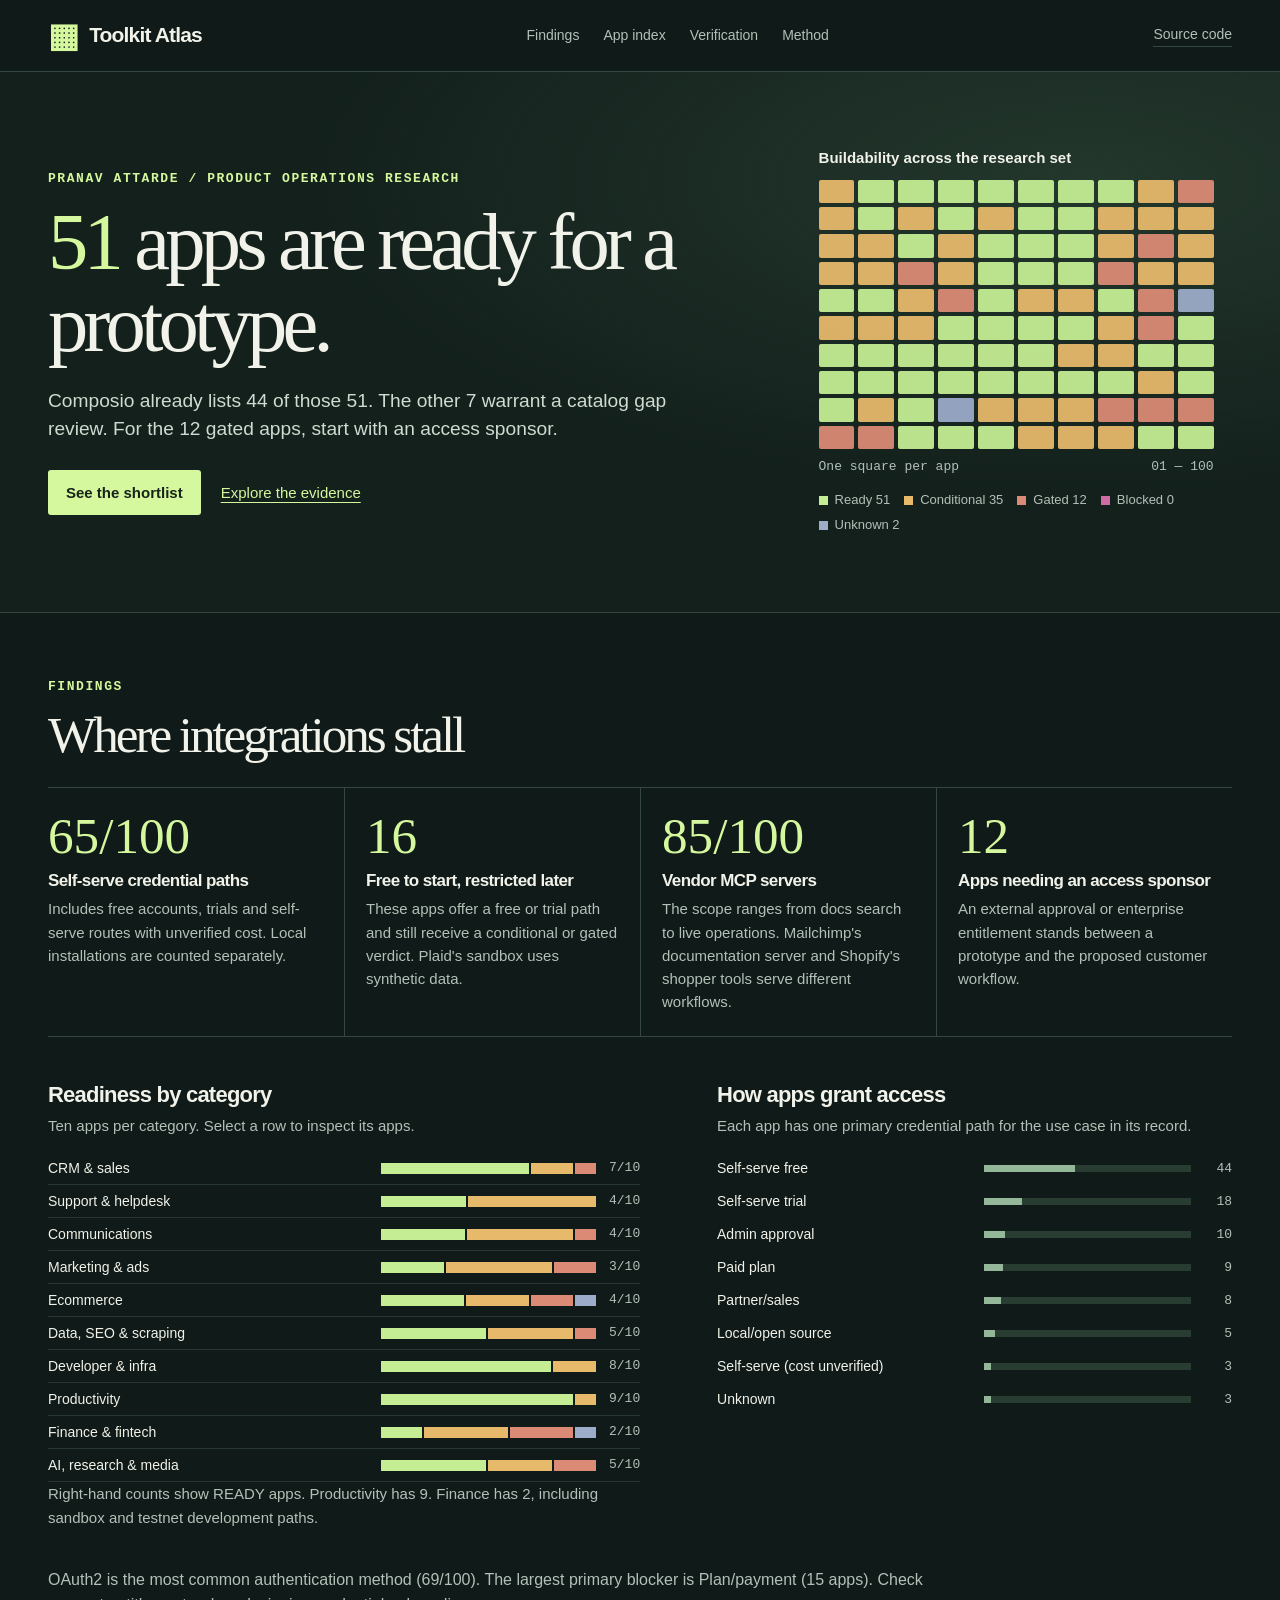
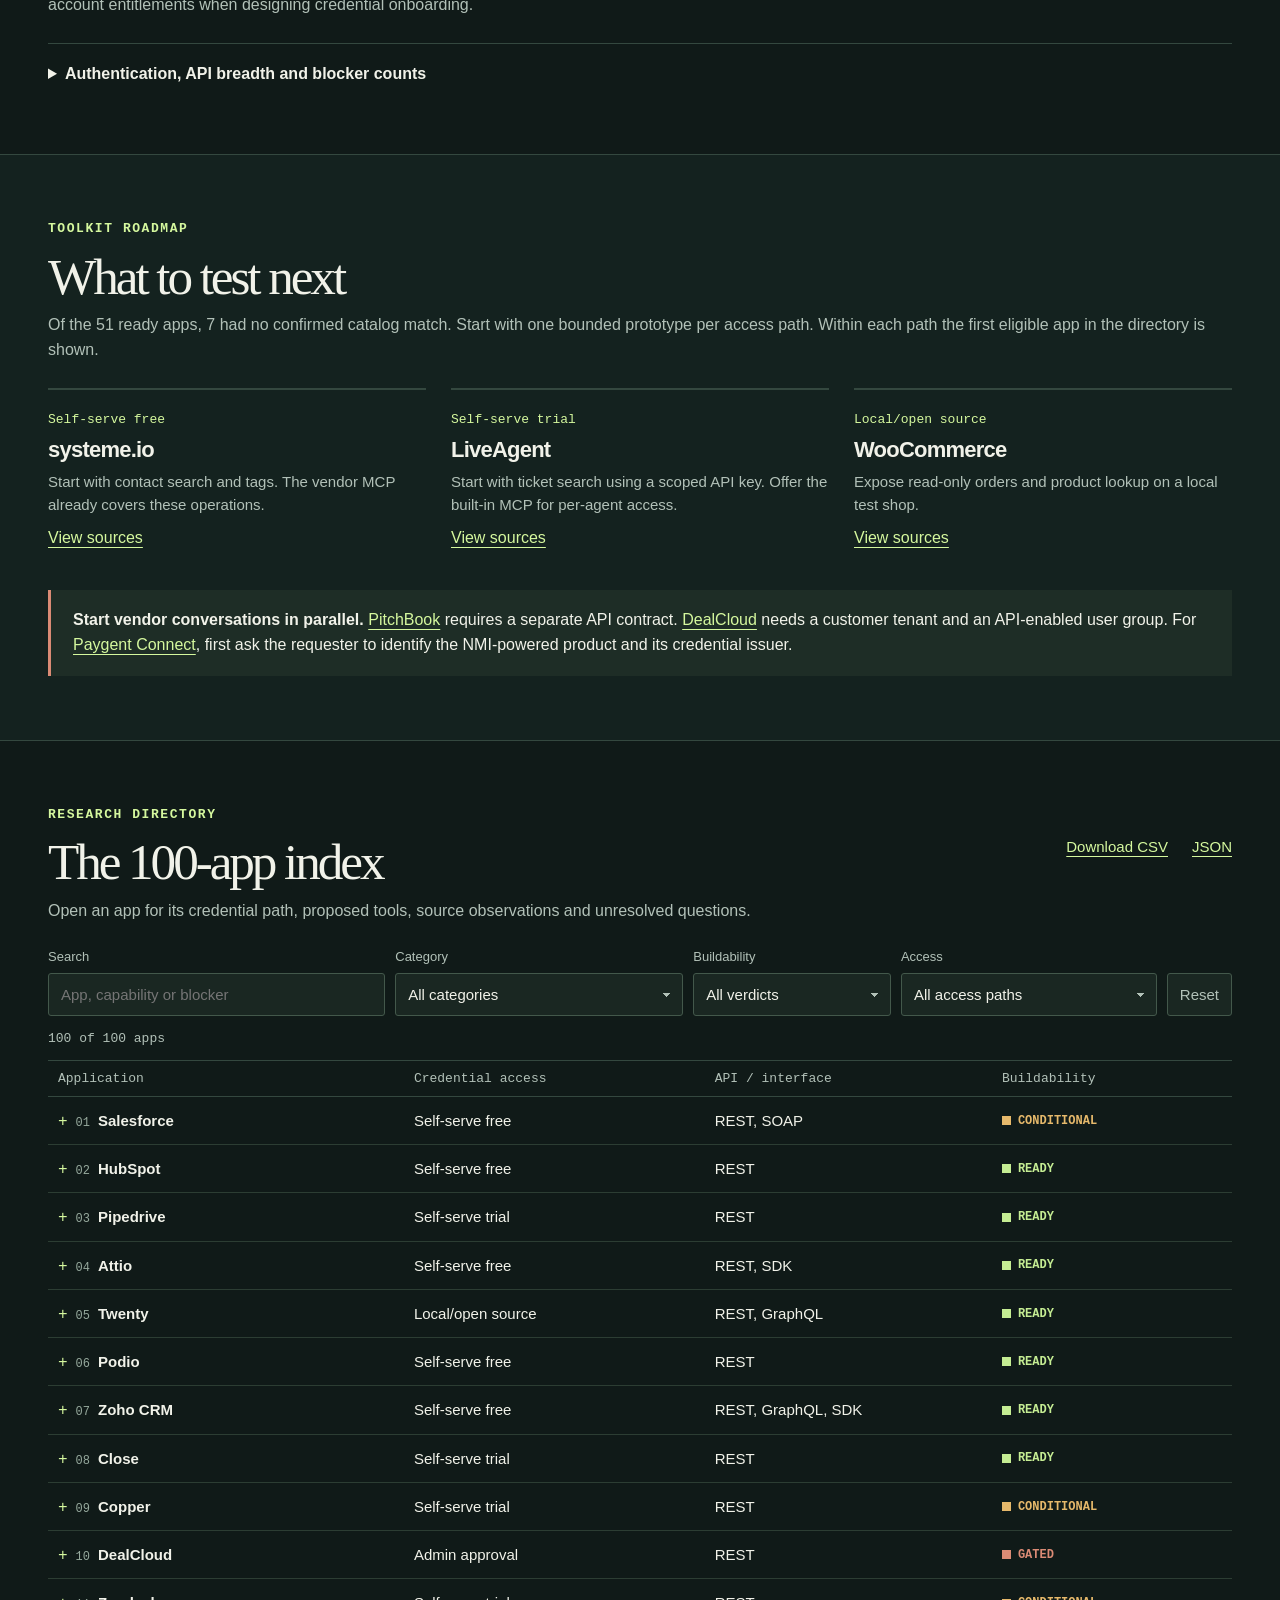
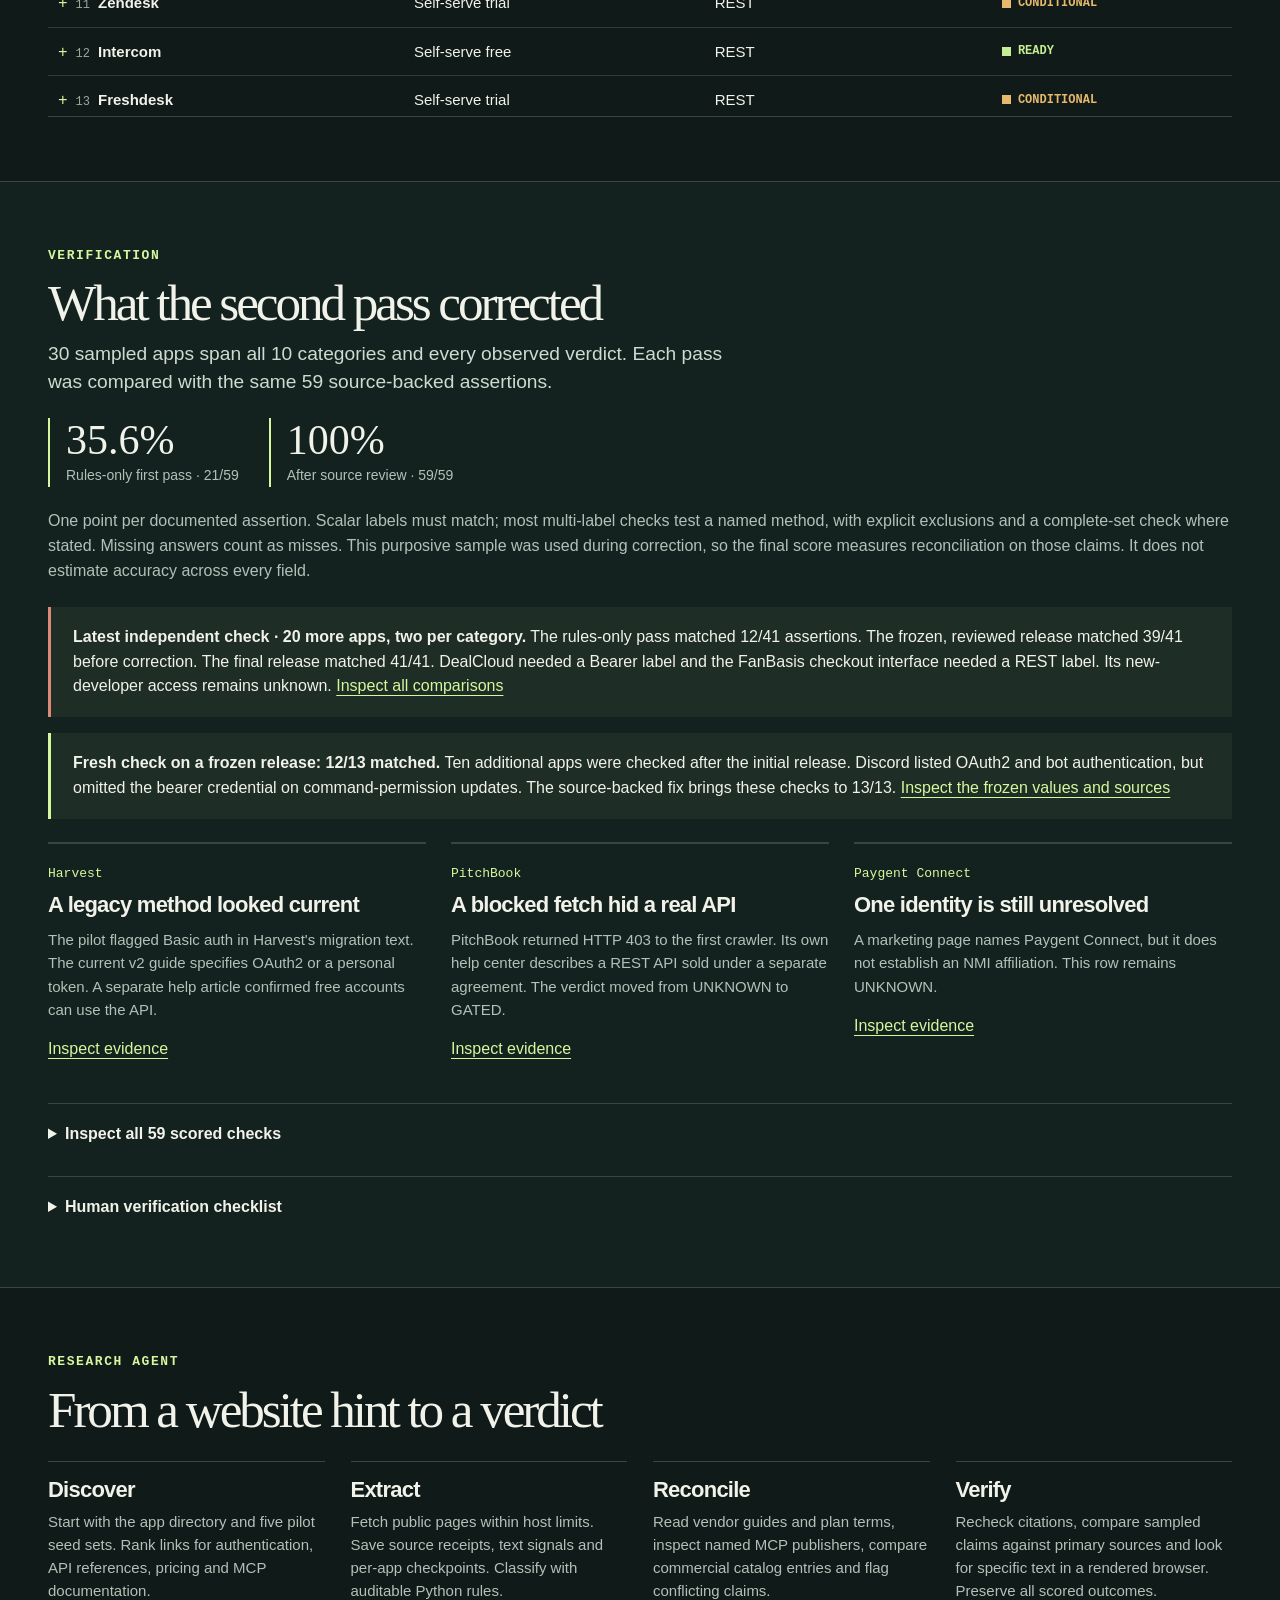
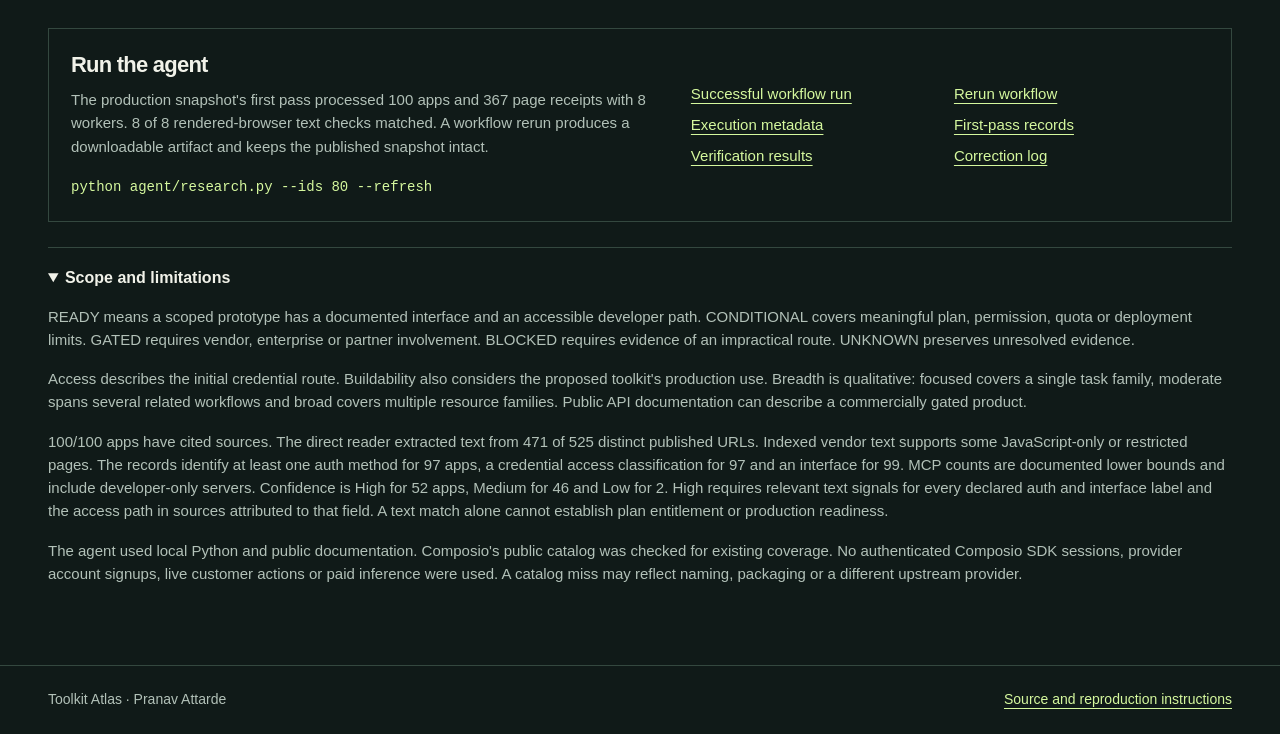
<file: docs/index.html>
<!doctype html>
<html lang="en"><head><meta charset="utf-8"><meta name="viewport" content="width=device-width,initial-scale=1"><meta name="theme-color" content="#101c1a"><meta name="description" content="A field guide to credential access, API coverage and agent-toolkit feasibility across 100 requested applications."><title>Toolkit Atlas · 100 app integration study</title><style>:root{color-scheme:dark;--bg:#101a18;--layer:#14221f;--ink:#f1f2e9;--muted:#b2c1b8;--dim:#96a99d;--rule:#34483f;--accent:#d5f89e;--ready:#c5ed93;--conditional:#e6b96b;--gated:#db8b75;--blocked:#cf6da3;--unknown:#9cacc9;--mono:"Cascadia Code","SFMono-Regular",Consolas,monospace;--sans:Inter,"Segoe UI",Arial,sans-serif;--serif:"Iowan Old Style","Palatino Linotype",Georgia,serif}
*{box-sizing:border-box}html{scroll-behavior:smooth;scroll-padding-top:20px}body{margin:0;background:var(--bg);color:var(--ink);font:16px/1.55 var(--sans)}a{color:var(--accent);text-underline-offset:4px}a:hover{color:#edffcc}button,input,select{font:inherit}button,summary,select{cursor:pointer}button:focus-visible,a:focus-visible,summary:focus-visible,input:focus-visible,select:focus-visible{outline:2px solid #f0ffbd;outline-offset:3px}.wrap{width:min(1240px,calc(100% - 96px));margin:auto}.top,.split{display:flex;align-items:center;justify-content:space-between;gap:24px}header{border-bottom:1px solid var(--rule)}.top{min-height:71px}.wordmark{display:flex;align-items:center;gap:11px;color:var(--ink);font-weight:680;font-size:21px;letter-spacing:-.04em;text-decoration:none}.mark{color:var(--accent);font-size:33px;line-height:1}.top nav,.downloads,.hero-links{display:flex;gap:24px;align-items:center}.top nav a,.source-top{font-size:14px;text-decoration:none;color:var(--muted)}.source-top{border-bottom:1px solid var(--rule)}.skip{position:absolute;left:-200vw}.skip:focus{left:16px;top:12px;background:var(--bg);padding:8px;z-index:10}
.hero{background:radial-gradient(ellipse at 85% 20%,#23372c 0,transparent 52%),#13201c;border-bottom:1px solid var(--rule)}.hero-grid{display:grid;grid-template-columns:1.35fr .88fr;align-items:center;gap:clamp(40px,7vw,120px);padding-block:clamp(45px,6vw,90px)}.over{font:600 13px/1.5 var(--mono);text-transform:uppercase;letter-spacing:.12em;color:var(--accent);margin:0 0 12px}h1,h2{font-family:var(--serif);font-weight:400;letter-spacing:-.06em;line-height:1.02;margin:0}h1{font-size:clamp(58px,6.3vw,98px);max-width:820px}h1 span{color:var(--accent)}h2{font-size:clamp(38px,4vw,62px)}h3{font:600 22px/1.25 var(--sans);letter-spacing:-.035em;margin:0}.lede,.lead-sm{font-size:clamp(18px,1.5vw,22px);color:#cfdbd0;line-height:1.48;max-width:680px}.lede{margin:22px 0 26px}.hero-links{gap:20px;font-size:15px}.btn{color:#17231a!important;background:var(--accent);padding:11px 18px;border-radius:3px;font-weight:650;text-decoration:none}.atlas{margin:0 auto;width:min(100%,395px)}figcaption{font:550 15px var(--sans);margin-bottom:14px}#map{display:grid;grid-template-columns:repeat(10,minmax(0,1fr));gap:4px}.tile{aspect-ratio:1.54;background:var(--c);border:0;border-radius:2px;opacity:.94}.tile:hover,.tile:focus-visible{opacity:1;box-shadow:inset 0 0 0 3px #fff}.READY{--c:var(--ready)}.CONDITIONAL{--c:var(--conditional)}.GATED{--c:var(--gated)}.BLOCKED{--c:var(--blocked)}.UNKNOWN{--c:var(--unknown)}.mapfoot,.count{font:13px/1.4 var(--mono);color:var(--muted)}.mapfoot{display:flex;justify-content:space-between;margin:9px 0 14px}.legend{display:flex;flex-wrap:wrap;gap:5px 14px}.key,.status{display:inline-flex;align-items:center;gap:7px}.key{font-size:13px;color:var(--muted)}.swatch{background:var(--c);display:inline-block;width:9px;height:9px;flex:0 0 auto}
.block{padding-block:clamp(40px,5vw,78px)}.shade{background:var(--layer);border-block:1px solid var(--rule)}.sec-intro{margin-bottom:25px}.muted,.methodtext{color:var(--muted)}p{margin:10px 0 16px}.metrics{display:grid;grid-template-columns:repeat(4,1fr);border-block:1px solid var(--rule);margin:26px 0 44px}.metric{padding:20px 21px 22px 0}.metric+.metric{border-left:1px solid var(--rule);padding-left:21px}.number{font:400 clamp(36px,4vw,60px)/1.1 var(--serif);color:var(--accent)}.metric h3{font-size:17px;margin:6px 0}.metric p,.road p,.pipeline p{color:var(--muted);font-size:15px;margin:6px 0 0}.columns{display:grid;grid-template-columns:1.15fr 1fr;gap:clamp(30px,6vw,90px)}.columns h3{margin-bottom:6px}.columns .muted{margin:0 0 15px;font-size:15px}.catrow,.barrow{width:100%;display:grid;align-items:center;gap:9px;min-height:33px;font-size:14px;color:var(--ink);text-align:left}.catrow{border:0;border-bottom:1px solid #273830;background:none;padding:4px 0;grid-template-columns:1.5fr 1fr 35px}.catrow:hover{background:#213028}.strip{display:flex;gap:2px;height:11px}.strip i{height:100%;background:var(--c)}.barrow{grid-template-columns:1.25fr 1fr 32px}.bartrack{height:7px;background:#293c32}.barfill{height:100%;background:#93b798}.value{font:13px/1.4 var(--mono);color:var(--muted);text-align:right}.compact{gap:30px;grid-template-columns:repeat(3,minmax(0,1fr));margin:18px 0}.compact .barrow{grid-template-columns:1.6fr .7fr 24px}.detailchart{border-block-start:1px solid var(--rule);margin-top:25px;padding-top:14px}.detailchart summary{font-weight:600;padding:4px 0}.roadmap,.notes{display:grid;grid-template-columns:repeat(3,1fr);gap:25px}.road,.note{padding:16px 0;border-top:2px solid var(--rule)}.road h3,.note h3{margin:6px 0}.road small,.note small{font:13px var(--mono);color:var(--accent)}.textbtn{border:0;padding:0;background:transparent;color:var(--accent);font:inherit;text-decoration:underline;text-underline-offset:4px}.road .textbtn{margin-top:10px}.callout{margin-top:23px;padding:18px 22px;border-left:3px solid var(--gated);background:#1e2d26}.downloads{font-size:15px}.filters{display:grid;grid-template-columns:1.45fr 1.15fr .85fr 1.1fr auto;gap:10px;margin:24px 0 14px}.filters label{display:flex;flex-direction:column;gap:5px;color:var(--muted);font-size:13px}.filters input,.filters select,.filters button{min-width:0;padding:9px 12px;color:var(--ink);background:#1a2722;border:1px solid #43584b;border-radius:3px;font-size:15px}.filters select{appearance:none;padding-right:24px;background-image:linear-gradient(45deg,transparent 50%,var(--muted) 50%),linear-gradient(135deg,var(--muted) 50%,transparent 50%);background-position:calc(100% - 15px) 52%,calc(100% - 11px) 52%;background-size:4px 4px;background-repeat:no-repeat}.filters button{align-self:end;color:var(--muted)}.count{margin:12px 0}.table-head,.app>summary{display:grid;grid-template-columns:minmax(160px,1.25fr) 1.05fr 1fr .8fr;align-items:center;gap:12px}.table-head{color:var(--muted);font:13px var(--mono);border-block:1px solid var(--rule);padding:10px}.app{border-bottom:1px solid #2c3d33}.app>summary{list-style:none;padding:12px 10px;font-size:15px}.app>summary::-webkit-details-marker{display:none}.app>summary:hover,.app[open]{background:#1a2922}.app .name{font-weight:600;display:flex;align-items:baseline;gap:8px}.app .name:before{content:'+';color:var(--accent);font:16px var(--mono)}.app[open] .name:before{content:'−'}.id{font:12px var(--mono);color:var(--dim)}.status{font:12px var(--mono);color:var(--c);font-weight:700}.detailsbody{padding:3px clamp(14px,2.7vw,40px) 24px;overflow-wrap:anywhere}.detailsbody .description{font-size:20px;letter-spacing:-.02em}.facts{display:grid;grid-template-columns:repeat(3,1fr);gap:15px;margin:16px 0}.facts dt{color:var(--dim);font:13px var(--mono)}.facts dd{margin:2px 0}.sources{padding-left:20px}.sources li{padding-block:5px}.sources small{color:var(--dim);font-size:13px}.compare{display:flex;gap:30px;margin:22px 0}.compare>div{border-left:2px solid var(--accent);padding-left:16px}.compare strong{font:42px/1.05 var(--serif);display:block}.compare span{color:var(--muted);font-size:14px}.note p{font-size:15px;color:var(--muted)}.audit{padding:7px 0;border-bottom:1px solid var(--rule)}.audit p{font-size:15px;margin:7px 0 11px}.pipeline{display:grid;grid-template-columns:repeat(4,1fr);gap:26px;margin:25px 0}.pipeline>div{border-top:1px solid var(--rule);padding-top:14px}.proof{border:1px solid var(--rule);padding:22px;display:grid;grid-template-columns:1.15fr 1fr;gap:24px}.prooflinks{display:grid;grid-template-columns:1fr 1fr;align-content:center;gap:8px}.proof p,.prooflinks,.methodtext{font-size:15px}.proof p{color:var(--muted)}code{font:14px var(--mono);color:var(--accent);overflow-wrap:anywhere}footer{border-top:1px solid var(--rule);padding:23px 0;color:var(--muted);font-size:14px}
@media(max-width:900px){.wrap{width:calc(100% - 48px)}.hero-grid{grid-template-columns:1.15fr .8fr;gap:28px}.top nav{gap:14px}.metrics{grid-template-columns:repeat(2,1fr)}.metric:nth-child(3){border-left:0;padding-left:0}.metric:nth-child(n+3){border-top:1px solid var(--rule)}.filters{grid-template-columns:1.35fr 1fr}.filters button{justify-self:start}.compact{grid-template-columns:1fr 1fr}.pipeline{grid-template-columns:1fr 1fr}.proof{grid-template-columns:1fr}}
@media(max-width:650px){.wrap{width:calc(100% - 36px)}.top{min-height:58px;gap:12px}.wordmark{font-size:18px}.top nav a{font-size:13px}.top nav a:first-child,.top nav a:last-child,.source-top{display:none}.hero-grid,.columns,.roadmap,.notes,.compact{grid-template-columns:1fr}.hero-grid{gap:30px}.atlas{width:100%;max-width:410px;margin:0}.tile{aspect-ratio:2.65}.hero-links{flex-wrap:wrap}.metric{padding:14px 12px 14px 0}.metric+.metric{padding-left:12px}.metrics{margin-bottom:30px}.columns{gap:26px}.roadmap,.notes{gap:12px}.table-head{display:none}.app>summary{grid-template-columns:minmax(0,1fr) auto;gap:6px;font-size:14px;padding:13px 2px}.app>summary .accesscell,.app>summary .apicell{display:none}.facts{grid-template-columns:1fr 1fr}.split{align-items:flex-start;flex-direction:column;gap:9px}.filters{grid-template-columns:minmax(0,1fr) minmax(0,1fr)}.filters label:first-child{grid-column:span 2}.pipeline{gap:18px}.proof{padding:15px}.prooflinks{gap:10px}.compare{gap:18px}.compare strong{font-size:35px}footer .split{gap:6px}}
@media(prefers-reduced-motion:reduce){html{scroll-behavior:auto}}
#rows{max-height:min(620px,74vh);overflow:auto;scrollbar-color:#66836e var(--bg);border-bottom:1px solid var(--rule)}.findingline{padding:14px 0 0;color:var(--muted);max-width:880px}#holdout .callout{border-color:var(--accent);margin:15px 0 23px}
</style></head>
<body><a class="skip" href="#findings">Skip to findings</a>
<header><div class="wrap top"><a class="wordmark" href="#top"><span class="mark" aria-hidden="true">▦</span> Toolkit Atlas</a><nav aria-label="Sections"><a href="#findings">Findings</a><a href="#directory">App index</a><a href="#verification">Verification</a><a href="#methods">Method</a></nav><a class="source-top" href="https://github.com/pranavattarde/composio-toolkit-atlas">Source code</a></div></header>
<main id="top"><section class="hero"><div class="wrap hero-grid"><div><p class="over">Pranav Attarde / Product operations research</p><h1><span id="headline">51</span> apps are ready for a prototype.</h1><p class="lede" id="deck"></p><div class="hero-links"><a class="btn" href="#opportunities">See the shortlist</a><a href="#directory">Explore the evidence</a></div></div><figure class="atlas"><figcaption>Buildability across the research set</figcaption><div id="map" aria-label="All apps in their original order"></div><div class="mapfoot"><span>One square per app</span><span>01 — 100</span></div><div id="legend" class="legend"></div></figure></div></section>
<section id="findings" class="wrap block"><div class="sec-intro"><p class="over">Findings</p><h2>Where integrations stall</h2></div><div class="metrics" id="metrics"></div>
<div class="columns"><div><h3>Readiness by category</h3><p class="muted">Ten apps per category. Select a row to inspect its apps.</p><div id="categories"></div></div><div><h3>How apps grant access</h3><p class="muted">Each app has one primary credential path for the use case in its record.</p><div id="accesschart"></div></div></div>
<p class="findingline" id="patternNote"></p><details class="detailchart"><summary>Authentication, API breadth and blocker counts</summary><div class="columns compact" id="breakdowns"></div><p class="muted">Authentication and interface types are multi-label. An OAuth token can be sent as a bearer credential, and an app can expose several interfaces. Counts use all 100 apps.</p></details>
</section>
<section id="opportunities" class="shade"><div class="wrap block"><div class="sec-intro"><p class="over">Toolkit roadmap</p><h2>What to test next</h2><p class="muted" id="roadIntro"></p></div><div class="roadmap" id="roadmap"></div><div class="callout" id="outreach"></div></div></section>
<section id="directory" class="wrap block"><div class="split"><div><p class="over">Research directory</p><h2>The 100-app index</h2></div><div class="downloads"><a href="data/apps.csv" download>Download CSV</a><a href="data/apps.json" download>JSON</a></div></div><p class="muted">Open an app for its credential path, proposed tools, source observations and unresolved questions.</p>
<div class="filters"><label>Search <input id="search" type="search" placeholder="App, capability or blocker"></label><label>Category<select id="category"><option value="">All categories</option></select></label><label>Buildability<select id="verdict"><option value="">All verdicts</option></select></label><label>Access<select id="access"><option value="">All access paths</option></select></label><button id="reset" type="button">Reset</button></div>
<p class="count" role="status" id="matches"></p><div class="table-head" aria-hidden="true"><span>Application</span><span>Credential access</span><span>API / interface</span><span>Buildability</span></div><div id="rows" tabindex="0" aria-label="Scrollable application records"></div></section>
<section class="shade" id="verification"><div class="wrap block"><p class="over">Verification</p><h2>What the second pass corrected</h2><p class="lead-sm" id="verificationIntro"></p><div class="compare" id="score"></div><p class="muted" id="rubric"></p><p id="independent" class="callout"></p><div id="holdout"></div><div id="mistakes" class="notes"></div><details class="detailchart"><summary id="auditLabel">Inspect the scored checks</summary><div id="auditRows"></div></details><details class="detailchart"><summary>Human verification checklist</summary><p>Personal confirmations recorded: 0. Open a source, record the date and your observation, and mark each claim confirmed, contradicted or unresolved.</p><ul><li>Read the <a href="https://help.getharvest.com/api-v2/authentication-api/authentication/authentication/">Harvest v2 authentication guide</a> and confirm that OAuth2 and personal access tokens are the two v2 credential paths.</li><li>Read <a href="https://core.telegram.org/bots">Telegram's bot introduction</a> and confirm BotFather issues the registration token.</li><li>Use the <a href="https://github.com/mermaid-js/mermaid-cli">Mermaid CLI README</a> to confirm local diagram input and SVG, PNG or PDF output.</li><li>Read the <a href="https://api.docs.dealcloud.com/docs/token">DealCloud token guide</a> and check which credential accompanies data requests after the OAuth exchange.</li></ul></details></div></section>
<section id="methods" class="wrap block"><p class="over">Research agent</p><h2>From a website hint to a verdict</h2><div class="pipeline"><div><h3>Discover</h3><p>Start with the app directory and five pilot seed sets. Rank links for authentication, API references, pricing and MCP documentation.</p></div><div><h3>Extract</h3><p>Fetch public pages within host limits. Save source receipts, text signals and per-app checkpoints. Classify with auditable Python rules.</p></div><div><h3>Reconcile</h3><p>Read vendor guides and plan terms, inspect named MCP publishers, compare commercial catalog entries and flag conflicting claims.</p></div><div><h3>Verify</h3><p>Recheck citations, compare sampled claims against primary sources and look for specific text in a rendered browser. Preserve all scored outcomes.</p></div></div><div class="proof"><div><h3>Run the agent</h3><p id="runMeta"></p><code>python agent/research.py --ids 80 --refresh</code></div><div class="prooflinks"><a href="https://github.com/pranavattarde/composio-toolkit-atlas/actions/runs/45240712943">Successful workflow run</a><a href="https://github.com/pranavattarde/composio-toolkit-atlas/actions/workflows/research.yml">Rerun workflow</a><a href="data/run.json">Execution metadata</a><a href="data/first-pass.json">First-pass records</a><a href="data/verification.json">Verification results</a><a href="data/corrections.json">Correction log</a></div></div>
<details class="detailchart" open><summary>Scope and limitations</summary><div class="methodtext"><p>READY means a scoped prototype has a documented interface and an accessible developer path. CONDITIONAL covers meaningful plan, permission, quota or deployment limits. GATED requires vendor, enterprise or partner involvement. BLOCKED requires evidence of an impractical route. UNKNOWN preserves unresolved evidence.</p><p>Access describes the initial credential route. Buildability also considers the proposed toolkit's production use. Breadth is qualitative: focused covers a single task family, moderate spans several related workflows and broad covers multiple resource families. Public API documentation can describe a commercially gated product.</p><p id="limits"></p><p>The agent used local Python and public documentation. Composio's public catalog was checked for existing coverage. No authenticated Composio SDK sessions, provider account signups, live customer actions or paid inference were used. A catalog miss may reflect naming, packaging or a different upstream provider.</p></div></details></section>
</main><footer><div class="wrap split"><span>Toolkit Atlas · Pranav Attarde</span><a href="https://github.com/pranavattarde/composio-toolkit-atlas">Source and reproduction instructions</a></div></footer>
<script id="dataset" type="application/json">{"apps":[{"id":1,"name":"Salesforce","category":"CRM and Sales","website_hint":"salesforce.com","description":"Tracks sales pipeline, customer records and business workflows.","website":"https://www.salesforce.com","sources":[{"url":"https://help.salesforce.com/s/articleView?id=000005140&language=en_US&type=1","note":"The edition table lists REST, SOAP, bulk and event surfaces and names editions with and without access.","claims":["api","surface","access"],"fetch_status":"thin","last_fetched":"2026-11-23T18:58:50+00:00"},{"url":"https://developer.salesforce.com/docs/platform/api-rest/guide/quickstart.html","note":"Quick start signs up for a free Developer Edition and updates a record.","claims":["access","surface"],"fetch_status":"readable","last_fetched":"2026-11-23T18:56:48+00:00"},{"url":"https://developer.salesforce.com/docs/platform/api-rest/guide/quickstart-oauth.html","note":"The quick start obtains an OAuth-connected access token and passes it as a bearer credential.","claims":["auth"],"fetch_status":"readable","last_fetched":"2026-11-23T18:56:48+00:00"},{"url":"https://developer.salesforce.com/docs/platform/hosted-mcp-servers/guide/servers-reference.html","note":"Salesforce publishes a catalog of its hosted MCP servers.","claims":["mcp_official"],"fetch_status":"readable","last_fetched":"2026-11-23T18:56:49+00:00"},{"url":"https://developer.salesforce.com/docs/platform/api-rest/guide/intro-oauth-and-connected-apps.html","claims":["api","auth"],"note":"The external-client-app guide describes OAuth 2.0 authorization for the REST API.","fetch_status":"readable","last_fetched":"2026-11-23T18:56:48+00:00"},{"url":"https://composio.dev/toolkits/salesforce","claims":["mcp_third_party"],"note":"Composio publishes a managed MCP route for this integration. The catalog page identifies the provider and agent-facing interface.","fetch_status":"readable","last_fetched":"2026-11-23T16:22:27+00:00"}],"auth":["OAuth2"],"access":"Self-serve free","access_note":"Free Developer Edition supports development. Production API availability depends on the customer edition.","api":["REST","SOAP"],"surface":"Broad","capabilities":["Query CRM records","Update records","Bulk import and export","Subscribe to platform events"],"official_mcp":"Verified","third_party_mcp":"Verified","verdict":"CONDITIONAL","blocker":"Several customer editions lack API access or require an add-on.","blocker_type":"Plan/payment","toolkit":"Start with read-only account and opportunity lookups, then add scoped record updates.","unknowns":["Confirm the customer edition before onboarding."],"composio_listing":"https://composio.dev/toolkits/salesforce","remote_api":"Documented","last_checked":"2026-11-23","evidence_screen":{"auth":[{"label":"OAuth2","matched_url":"https://developer.salesforce.com/docs/platform/api-rest/guide/quickstart-oauth.html"}],"api":[{"label":"REST","matched_url":"https://developer.salesforce.com/docs/platform/api-rest/guide/intro-oauth-and-connected-apps.html"},{"label":"SOAP","matched_url":null}],"access":[{"label":"Self-serve free","matched_url":"https://developer.salesforce.com/docs/platform/api-rest/guide/quickstart.html"}]},"confidence":"Medium"},{"id":2,"name":"HubSpot","category":"CRM and Sales","website_hint":"hubspot.com","description":"Manages customer relationships across sales, marketing and service.","website":"https://www.hubspot.com","sources":[{"url":"https://developers.hubspot.com/developer-platform-basics","note":"Developer onboarding lists REST APIs, OAuth and webhooks.","claims":["api","auth","surface"],"fetch_status":"readable","last_fetched":"2026-11-23T18:57:13+00:00"},{"url":"https://developers.hubspot.com/blog/how-to-safely-experiment-with-ai-in-hubspot-before-you-touch-real-data","note":"The developer guide describes free test accounts and a private-app access token for a single portal.","claims":["access","auth"],"fetch_status":"readable","last_fetched":"2026-11-23T18:57:12+00:00"},{"url":"https://developers.hubspot.com/blog/a-developers-guide-to-hubspot-crm-objects-deals-object","note":"The deals guide describes the deal object and associated CRM records.","claims":["surface"],"fetch_status":"readable","last_fetched":"2026-11-23T18:57:12+00:00"},{"url":"https://developers.hubspot.com/changelog/remote-hubspot-mcp-server-is-now-generally-available","note":"HubSpot hosts its own OAuth-protected remote MCP server with CRM reads and writes.","claims":["mcp_official"],"fetch_status":"readable","last_fetched":"2026-11-23T18:57:12+00:00"},{"url":"https://composio.dev/toolkits/hubspot","claims":["mcp_third_party"],"note":"Composio publishes a managed MCP route for this integration. The catalog page identifies the provider and agent-facing interface.","fetch_status":"readable","last_fetched":"2026-11-23T16:22:27+00:00"}],"auth":["OAuth2","Bearer token"],"access":"Self-serve free","access_note":"Free developer test accounts provide isolated data and a time-limited Enterprise trial.","api":["REST"],"surface":"Broad","capabilities":["Read and write CRM objects","Work with deals and companies","Subscribe to webhooks"],"official_mcp":"Verified","third_party_mcp":"Verified","verdict":"READY","blocker":"No initial credential gate identified for a developer test account.","blocker_type":"None","toolkit":"Build a deal briefing across company, deal and activity records.","unknowns":["Feature entitlement in each customer portal depends on its subscription."],"composio_listing":"https://composio.dev/toolkits/hubspot","remote_api":"Documented","last_checked":"2026-11-23","evidence_screen":{"auth":[{"label":"OAuth2","matched_url":"https://developers.hubspot.com/developer-platform-basics"},{"label":"Bearer token","matched_url":null}],"api":[{"label":"REST","matched_url":"https://developers.hubspot.com/developer-platform-basics"}],"access":[{"label":"Self-serve free","matched_url":null}]},"confidence":"Medium"},{"id":3,"name":"Pipedrive","category":"CRM and Sales","website_hint":"pipedrive.com","description":"Tracks deals, sales activities and customer contacts through a pipeline.","website":"https://www.pipedrive.com","sources":[{"url":"https://pipedrive.readme.io/docs/getting-started","note":"Getting started distinguishes OAuth applications from integrations using a personal API token and identifies the API as RESTful.","claims":["auth","api"],"fetch_status":"readable","last_fetched":"2026-11-23T18:59:13+00:00"},{"url":"https://pipedrive.readme.io/docs/core-api-concepts-authentication","note":"The authentication example requests the deals resource.","claims":["surface"],"fetch_status":"readable","last_fetched":"2026-11-23T18:59:12+00:00"},{"url":"https://www.pipedrive.com/en/features/crm-api","note":"The product page includes API access in every plan, describes CRM sync, and links the trial. Pipedrive names the REST surface, API key and OAuth 2.0 access token.","claims":["access","api","auth","surface"],"fetch_status":"readable","last_fetched":"2026-11-23T18:59:39+00:00"},{"url":"https://pipedrive.readme.io/docs/developer-sandbox-account","note":"Developer sandbox access is requested through a form.","claims":["access"],"fetch_status":"readable","last_fetched":"2026-11-23T18:59:13+00:00"},{"url":"https://support.pipedrive.com/en/article/mcp","note":"Pipedrive documents its native MCP server.","claims":["mcp_official"],"fetch_status":"readable","last_fetched":"2026-11-23T18:59:28+00:00"},{"url":"https://composio.dev/toolkits/pipedrive","claims":["mcp_third_party"],"note":"Composio publishes a managed MCP route for this integration. The catalog page identifies the provider and agent-facing interface.","fetch_status":"readable","last_fetched":"2026-11-23T16:22:28+00:00"}],"auth":["OAuth2","API key"],"access":"Self-serve trial","access_note":"A 14-day trial is available. Every plan includes API-token access. The dedicated developer sandbox has a request form.","api":["REST"],"surface":"Broad","capabilities":["Read deals","Update sales pipeline","Sync CRM records"],"official_mcp":"Verified","third_party_mcp":"Verified","verdict":"READY","blocker":"A personal integration can start on a trial. Public distribution uses the app path.","blocker_type":"None","toolkit":"Sync deals and their pipeline stage as narrow, separately permissioned tools.","unknowns":["Sandbox approval turnaround was not established."],"composio_listing":"https://composio.dev/toolkits/pipedrive","remote_api":"Documented","last_checked":"2026-11-23","evidence_screen":{"auth":[{"label":"OAuth2","matched_url":"https://pipedrive.readme.io/docs/getting-started"},{"label":"API key","matched_url":"https://www.pipedrive.com/en/features/crm-api"}],"api":[{"label":"REST","matched_url":"https://pipedrive.readme.io/docs/getting-started"}],"access":[{"label":"Self-serve trial","matched_url":"https://www.pipedrive.com/en/features/crm-api"}]},"confidence":"High"},{"id":4,"name":"Attio","category":"CRM and Sales","website_hint":"attio.com","description":"Stores customer and company records in a customizable relationship workspace.","website":"https://attio.com","sources":[{"url":"https://attio.com/platform/developers","note":"The platform lists REST, its separate app SDK, read/write operations, webhooks and OAuth 2.0.","claims":["api","auth","surface"],"fetch_status":"readable","last_fetched":"2026-11-23T18:56:25+00:00"},{"url":"https://attio.com/help/reference/workspace-settings-billing/attio-plans-and-features","note":"The plan guide says the API is available on every plan. The plan comparison explicitly includes API access on every plan, including Free.","claims":["access"],"fetch_status":"readable","last_fetched":"2026-11-23T18:56:24+00:00"},{"url":"https://attio.com/help/reference/apps/generating-an-api-key","note":"The workspace settings guide explains API-key creation and administrator management.","claims":["auth","access"],"fetch_status":"readable","last_fetched":"2026-11-23T18:56:23+00:00"},{"url":"https://attio.com/help/reference/attio-ai/attio-mcp","note":"Attio documents a native MCP connection on all plans.","claims":["mcp_official"],"fetch_status":"readable","last_fetched":"2026-11-23T18:56:24+00:00"},{"url":"https://composio.dev/toolkits/attio","claims":["mcp_third_party"],"note":"Composio publishes a managed MCP route for this integration. The catalog page identifies the provider and agent-facing interface.","fetch_status":"readable","last_fetched":"2026-11-23T16:22:29+00:00"}],"auth":["OAuth2","API key"],"access":"Self-serve free","access_note":"API access is included on all plans, including Free. Workspace admins manage API keys.","api":["REST","SDK"],"surface":"Broad","capabilities":["Read and update records","Receive webhooks","Sync meetings"],"official_mcp":"Verified","third_party_mcp":"Verified","verdict":"READY","blocker":"A free workspace can use the API within its granted scopes.","blocker_type":"None","toolkit":"Start with record search and updates. Use webhooks to keep records current.","unknowns":["Validate write scopes for each object."],"composio_listing":"https://composio.dev/toolkits/attio","remote_api":"Documented","last_checked":"2026-11-23","evidence_screen":{"auth":[{"label":"OAuth2","matched_url":"https://attio.com/platform/developers"},{"label":"API key","matched_url":"https://attio.com/help/reference/apps/generating-an-api-key"}],"api":[{"label":"REST","matched_url":"https://attio.com/platform/developers"},{"label":"SDK","matched_url":"https://attio.com/platform/developers"}],"access":[{"label":"Self-serve free","matched_url":"https://attio.com/help/reference/workspace-settings-billing/attio-plans-and-features"}]},"confidence":"High"},{"id":5,"name":"Twenty","category":"CRM and Sales","website_hint":"twenty.com (open-source CRM)","description":"Offers a self-hostable CRM with workspace-defined objects and relationships.","website":"https://twenty.com","sources":[{"url":"https://github.com/twentyhq/twenty/blob/main/packages/twenty-docs/developers/extend/api.mdx","note":"Twenty generates REST and GraphQL APIs for each workspace. The guide describes keys and CRUD on people, companies, opportunities and custom objects.","claims":["api","surface","auth","access"],"fetch_status":"readable","last_fetched":"2026-11-23T18:58:37+00:00"},{"url":"https://github.com/twentyhq/twenty/blob/main/packages/twenty-docs/getting-started/key-features.mdx","note":"The project documents self-hosting with Docker Compose.","claims":["access","identity"],"fetch_status":"readable","last_fetched":"2026-11-23T18:58:38+00:00"},{"url":"https://github.com/twentyhq/twenty/blob/main/packages/twenty-docs/user-guide/ai/capabilities/mcp.mdx","note":"The vendor documents workspace MCP endpoints for cloud and self-hosted instances, with OAuth or API-key authentication.","claims":["mcp_official","auth"],"fetch_status":"readable","last_fetched":"2026-11-23T18:58:39+00:00"},{"url":"https://composio.dev/toolkits/twenty","claims":["mcp_third_party"],"note":"Composio publishes a managed MCP route for this integration. The catalog page identifies the provider and agent-facing interface.","fetch_status":"readable","last_fetched":"2026-11-23T16:22:30+00:00"}],"auth":["API key","OAuth2"],"access":"Local/open source","access_note":"Run the open-source CRM on infrastructure you control and create a workspace API key. Cloud plan terms were not verified.","api":["REST","GraphQL"],"surface":"Broad","capabilities":["Read and update people","Manage opportunities","Discover workspace object schemas"],"official_mcp":"Verified","third_party_mcp":"Verified","verdict":"READY","blocker":"Custom object names and schemas vary by workspace.","blocker_type":"None","toolkit":"Inspect the workspace schema before generating object-specific tools.","unknowns":["Cloud-hosted subscription restrictions were not verified."],"composio_listing":"https://composio.dev/toolkits/twenty","remote_api":"Documented","last_checked":"2026-11-23","evidence_screen":{"auth":[{"label":"API key","matched_url":"https://github.com/twentyhq/twenty/blob/main/packages/twenty-docs/developers/extend/api.mdx"},{"label":"OAuth2","matched_url":"https://github.com/twentyhq/twenty/blob/main/packages/twenty-docs/developers/extend/api.mdx"}],"api":[{"label":"REST","matched_url":"https://github.com/twentyhq/twenty/blob/main/packages/twenty-docs/developers/extend/api.mdx"},{"label":"GraphQL","matched_url":"https://github.com/twentyhq/twenty/blob/main/packages/twenty-docs/developers/extend/api.mdx"}],"access":[{"label":"Local/open source","matched_url":"https://github.com/twentyhq/twenty/blob/main/packages/twenty-docs/developers/extend/api.mdx"}]},"confidence":"High"},{"id":6,"name":"Podio","category":"CRM and Sales","website_hint":"podio.com","description":"Organizes work through customizable apps, items and tasks.","website":"https://podio.com","sources":[{"url":"https://developers.podio.com/index/faq","note":"FAQ confirms full API access on free accounts, client credentials under account settings and two rate-limit buckets.","claims":["access","auth"],"fetch_status":"readable","last_fetched":"2026-11-23T18:57:20+00:00"},{"url":"https://developers.podio.com/authentication","note":"The authentication guide specifies OAuth2 including a single-app grant. Podio's API authentication overview requires application registration and documents OAuth2 flows.","claims":["auth"],"fetch_status":"readable","last_fetched":"2026-11-23T18:57:18+00:00"},{"url":"https://developers.podio.com/doc","note":"The reference lists resources for items, tasks, contacts, files and many other objects.","claims":["surface"],"fetch_status":"readable","last_fetched":"2026-11-23T18:57:19+00:00"},{"url":"https://developers.podio.com/index/api","note":"API conventions document HTTP resource URLs, verbs and JSON representations.","claims":["api"],"fetch_status":"readable","last_fetched":"2026-11-23T18:57:20+00:00"},{"url":"https://www.progress.com/podio/documentation/using-podio/ai-and-mcp/podio-mcp-server-integration-guide","note":"Podio parent Progress documents a server connecting AI assistants directly to Podio data.","claims":["mcp_official"],"fetch_status":"readable","last_fetched":"2026-11-23T18:59:41+00:00"},{"url":"https://composio.dev/toolkits/podio","claims":["mcp_third_party"],"note":"Composio publishes a managed MCP route for this integration. The catalog page identifies the provider and agent-facing interface.","fetch_status":"readable","last_fetched":"2026-11-23T16:22:30+00:00"}],"auth":["OAuth2"],"access":"Self-serve free","access_note":"Free and paid accounts can register an API client in settings under the same base rate limits.","api":["REST"],"surface":"Broad","capabilities":["Read app data","Manage items","Manage tasks and contacts"],"official_mcp":"Verified","third_party_mcp":"Verified","verdict":"READY","blocker":"The base rate limits apply per integration.","blocker_type":"None","toolkit":"Start with task and item retrieval scoped to one workspace.","unknowns":["Check the required scopes before allowing writes."],"composio_listing":"https://composio.dev/toolkits/podio","remote_api":"Documented","last_checked":"2026-11-23","evidence_screen":{"auth":[{"label":"OAuth2","matched_url":"https://developers.podio.com/index/faq"}],"api":[{"label":"REST","matched_url":"https://developers.podio.com/index/api"}],"access":[{"label":"Self-serve free","matched_url":"https://developers.podio.com/index/faq"}]},"confidence":"High"},{"id":7,"name":"Zoho CRM","category":"CRM and Sales","website_hint":"zoho.com/crm","description":"Manages leads, accounts, deals and configurable sales modules.","website":"https://www.zoho.com/crm/","sources":[{"url":"https://www.zoho.com/crm/developer/","note":"Zoho describes a free Developer Edition, REST APIs and vendor SDKs.","claims":["access","api"],"fetch_status":"readable","last_fetched":"2026-11-23T18:59:48+00:00"},{"url":"https://www.zoho.com/crm/developer/docs/api/v8/api-limits.html","note":"The limits table assigns API credits to Free Edition and describes concurrency limits.","claims":["access"],"fetch_status":"readable","last_fetched":"2026-11-23T18:59:49+00:00"},{"url":"https://www.zoho.com/crm/developer/docs/api/graphql/graphql-authorization.html","note":"The GraphQL guide defines its authorization requirements.","claims":["api","auth"],"fetch_status":"readable","last_fetched":"2026-11-23T18:59:48+00:00"},{"url":"https://www.zoho.com/crm/developer/docs/api/v8/api-references.html","note":"The versioned reference groups metadata, records and bulk operations.","claims":["surface"],"fetch_status":"readable","last_fetched":"2026-11-23T18:59:49+00:00"},{"url":"https://www.zoho.com/crm/developer/docs/mcp/overview.html","note":"Zoho CRM publishes its own MCP overview.","claims":["mcp_official"],"fetch_status":"readable","last_fetched":"2026-11-23T18:59:49+00:00"},{"url":"https://composio.dev/toolkits/zoho","claims":["mcp_third_party"],"note":"Composio publishes a managed MCP route for this integration. The catalog page identifies the provider and agent-facing interface.","fetch_status":"readable","last_fetched":"2026-11-23T16:24:33+00:00"}],"auth":["OAuth2"],"access":"Self-serve free","access_note":"Free Developer Edition is available. Free CRM accounts also receive a daily API-credit allowance.","api":["REST","GraphQL","SDK"],"surface":"Broad","capabilities":["Read CRM modules","Query records","Work with metadata and bulk APIs"],"official_mcp":"Verified","third_party_mcp":"Verified","verdict":"READY","blocker":"Usage credits vary by edition, and GraphQL has separate permissions.","blocker_type":"None","toolkit":"Expose scoped record search first. Check organization credits before bulk jobs.","unknowns":["Verify GraphQL entitlement for the target CRM edition."],"composio_listing":"https://composio.dev/toolkits/zoho","remote_api":"Documented","last_checked":"2026-11-23","evidence_screen":{"auth":[{"label":"OAuth2","matched_url":"https://www.zoho.com/crm/developer/docs/api/graphql/graphql-authorization.html"}],"api":[{"label":"REST","matched_url":"https://www.zoho.com/crm/developer/"},{"label":"GraphQL","matched_url":"https://www.zoho.com/crm/developer/"},{"label":"SDK","matched_url":"https://www.zoho.com/crm/developer/"}],"access":[{"label":"Self-serve free","matched_url":"https://www.zoho.com/crm/developer/"}]},"confidence":"High"},{"id":8,"name":"Close","category":"CRM and Sales","website_hint":"close.com","description":"Combines lead and opportunity records with sales communication.","website":"https://www.close.com","sources":[{"url":"https://developer.close.com/integrations","note":"Close documents its REST API, native MCP, OAuth2 and API keys, and describes requesting a free partner developer organization.","claims":["api","access","auth","mcp_official"],"fetch_status":"readable","last_fetched":"2026-11-23T18:56:41+00:00"},{"url":"https://developer.close.com/api/overview/api-key-authentication","note":"Internal API keys are transmitted through HTTP Basic.","claims":["auth"],"fetch_status":"readable","last_fetched":"2026-11-23T18:56:41+00:00"},{"url":"https://close.com/pricing?sa=X","note":"Pricing lists a 14-day trial and MCP access on each plan.","claims":["access"],"fetch_status":"readable","last_fetched":"2026-11-23T18:56:27+00:00"},{"url":"https://developer.close.com/api/overview","note":"Developer reference links CRM resources including leads, contacts and opportunities.","claims":["surface"],"fetch_status":"readable","last_fetched":"2026-11-23T18:56:41+00:00"},{"url":"https://composio.dev/toolkits/close","claims":["mcp_third_party"],"note":"Composio publishes a managed MCP route for this integration. The catalog page identifies the provider and agent-facing interface.","fetch_status":"readable","last_fetched":"2026-11-23T16:22:31+00:00"}],"auth":["OAuth2","API key","Basic"],"access":"Self-serve trial","access_note":"The product has a 14-day trial. Noncustomer integration partners can request a free developer organization by email.","api":["REST"],"surface":"Broad","capabilities":["Manage leads","Find contacts","List opportunities"],"official_mcp":"Verified","third_party_mcp":"Verified","verdict":"READY","blocker":"Persistent complimentary partner access needs a separate request.","blocker_type":"None","toolkit":"Provide lead and opportunity lookups with optional contact creation.","unknowns":["Free developer-organization approval turnaround is unknown."],"composio_listing":"https://composio.dev/toolkits/close","remote_api":"Documented","last_checked":"2026-11-23","evidence_screen":{"auth":[{"label":"OAuth2","matched_url":"https://developer.close.com/integrations"},{"label":"API key","matched_url":"https://developer.close.com/integrations"},{"label":"Basic","matched_url":"https://developer.close.com/api/overview/api-key-authentication"}],"api":[{"label":"REST","matched_url":"https://developer.close.com/integrations"}],"access":[{"label":"Self-serve trial","matched_url":"https://close.com/pricing?sa=X"}]},"confidence":"High"},{"id":9,"name":"Copper","category":"CRM and Sales","website_hint":"copper.com","description":"Manages sales records and customer relationships alongside Google Workspace.","website":"https://www.copper.com","sources":[{"url":"https://developer.copper.com/introduction/authentication.html","note":"Authentication guide distinguishes API keys from OAuth2 for partner integrations.","claims":["auth","access"],"fetch_status":"readable","last_fetched":"2026-11-23T18:56:42+00:00"},{"url":"https://support.copper.com/en/articles/8823462-api-docs-and-tips","note":"Copper specifies its trial, Professional and Business plans and a JSON REST interface.","claims":["access","api"],"fetch_status":"readable","last_fetched":"2026-11-23T18:59:25+00:00"},{"url":"https://support.copper.com/en/articles/8823347-generating-an-api-key","note":"Key guide describes creating, reading, updating and deleting Copper data.","claims":["surface"],"fetch_status":"readable","last_fetched":"2026-11-23T18:59:25+00:00"},{"url":"https://www.copper.com/mcp","note":"Copper distinguishes its own MCP server from third-party connectors.","claims":["mcp_official"],"fetch_status":"readable","last_fetched":"2026-11-23T18:59:35+00:00"},{"url":"https://developer.copper.com/introduction/oauth/index.html","note":"OAuth app registration requires emailing Copper partners with the application purpose and callback URL.","claims":["access","auth"],"fetch_status":"readable","last_fetched":"2026-11-23T18:56:42+00:00"},{"url":"https://composio.dev/toolkits/copper","claims":["mcp_third_party"],"note":"Composio publishes a managed MCP route for this integration. The catalog page identifies the provider and agent-facing interface.","fetch_status":"readable","last_fetched":"2026-11-23T16:22:32+00:00"}],"auth":["OAuth2","API key"],"access":"Self-serve trial","access_note":"API access is documented for trials and the Professional and Business subscriptions. Third-party OAuth client registration requires contacting Copper.","api":["REST"],"surface":"Moderate","capabilities":["Read CRM entities","Create or update records","Delete records"],"official_mcp":"Verified","third_party_mcp":"Verified","verdict":"CONDITIONAL","blocker":"Continued use requires an API-enabled production tier.","blocker_type":"Plan/payment","toolkit":"Offer record lookup after checking the customer subscription and preferred OAuth path.","unknowns":["Partner OAuth credential issuance time was not established."],"composio_listing":"https://composio.dev/toolkits/copper","remote_api":"Documented","last_checked":"2026-11-23","evidence_screen":{"auth":[{"label":"OAuth2","matched_url":"https://developer.copper.com/introduction/authentication.html"},{"label":"API key","matched_url":"https://developer.copper.com/introduction/authentication.html"}],"api":[{"label":"REST","matched_url":"https://support.copper.com/en/articles/8823462-api-docs-and-tips"}],"access":[{"label":"Self-serve trial","matched_url":"https://support.copper.com/en/articles/8823462-api-docs-and-tips"}]},"confidence":"High"},{"id":10,"name":"DealCloud","category":"CRM and Sales","website_hint":"api.docs.dealcloud.com","description":"Manages transactions, deal pipelines and relationships for capital markets teams.","website":"https://www.dealcloud.com","sources":[{"url":"https://api.docs.dealcloud.com/docs/apikeys","note":"API-key instructions require a user group enabled under Admin and refer customers to their admin or CSM. An administrator must enable the relevant user group's API capability.","claims":["access","auth"],"fetch_status":"readable","last_fetched":"2026-11-23T18:56:23+00:00"},{"url":"https://api.docs.dealcloud.com/docs/token","note":"The key and client ID are exchanged using OAuth2 client credentials for a scoped bearer token. The client ID and key obtain an OAuth2 access token. Data requests present the resulting token as Bearer. The client credentials flow returns an OAuth2 bearer token for REST calls.","claims":["api","auth"],"fetch_status":"readable","last_fetched":"2026-11-23T18:56:23+00:00"},{"url":"https://api.docs.dealcloud.com/docs","note":"The portal separates Schema and Data APIs and describes data operations on entries.","claims":["api","surface"],"fetch_status":"readable","last_fetched":"2026-11-23T18:56:23+00:00"},{"url":"https://api.docs.dealcloud.com/docs/data/rows/query","note":"The query reference exposes filters against data rows.","claims":["surface"],"fetch_status":"readable","last_fetched":"2026-11-23T18:56:23+00:00"},{"url":"https://api.docs.dealcloud.com/mcp/getting-started","note":"DealCloud provides a tenant MCP server with a Celeste license and explicit MCP access capabilities.","claims":["mcp_official","access"],"fetch_status":"readable","last_fetched":"2026-11-23T18:56:23+00:00"}],"auth":["OAuth2","API key","Bearer token"],"access":"Admin approval","access_note":"An existing DealCloud site administrator or customer success manager must enable API capability on the user group. The user can then enable a personal key.","api":["REST"],"surface":"Broad","capabilities":["Query entries","Read and update data rows","Inspect schema"],"official_mcp":"Verified","third_party_mcp":"Unverified","verdict":"GATED","blocker":"API-enabled user-group membership and a customer site are prerequisites.","blocker_type":"Admin/permissions","toolkit":"Build schema-aware entry search once a design partner provisions a tenant and scoped credentials.","unknowns":["Public developer trial terms were not established."],"composio_listing":null,"remote_api":"Documented","last_checked":"2026-11-23","evidence_screen":{"auth":[{"label":"OAuth2","matched_url":"https://api.docs.dealcloud.com/docs/token"},{"label":"API key","matched_url":"https://api.docs.dealcloud.com/docs/apikeys"},{"label":"Bearer token","matched_url":"https://api.docs.dealcloud.com/docs/token"}],"api":[{"label":"REST","matched_url":"https://api.docs.dealcloud.com/docs/token"}],"access":[{"label":"Admin approval","matched_url":"https://api.docs.dealcloud.com/docs/apikeys"}]},"confidence":"High"},{"id":11,"name":"Zendesk","category":"Support and Helpdesk","website_hint":"zendesk.com","description":"Provides customer support ticketing, agent workflows and a help center.","website":"https://www.zendesk.com","sources":[{"url":"https://developer.zendesk.com/documentation/api-basics/getting-started/getting-a-trial-or-sponsored-account-for-development/","note":"Trial lasts 14 days. A sponsored development account is available through the partner program.","claims":["access"],"fetch_status":"readable","last_fetched":"2026-11-23T18:56:52+00:00"},{"url":"https://developer.zendesk.com/documentation/ticketing/getting-started/zendesk-api-quick-start/","note":"The Ticketing API quick start uses HTTP resource endpoints to create and inspect tickets.","claims":["api","surface"],"fetch_status":"readable","last_fetched":"2026-11-23T18:56:53+00:00"},{"url":"https://support.zendesk.com/hc/en-us/articles/4408831452954-How-can-I-authenticate-API-requests","note":"Existing tokens use Basic authentication with an email. OAuth is available for API requests.","claims":["auth"],"fetch_status":"readable","last_fetched":"2026-11-23T18:59:30+00:00"},{"url":"https://developer.zendesk.com/documentation/authentication/oauth-migration/","note":"Migration timeline blocks creating new tokens from October 27, 2026. Existing active tokens stop working by April 30, 2027. Third-party integrations must use OAuth.","claims":["access","auth"],"fetch_status":"readable","last_fetched":"2026-11-23T18:56:52+00:00"},{"url":"https://support.zendesk.com/hc/en-us/articles/11400026079130-Connecting-external-AI-agents-to-the-Zendesk-MCP-server-or-Zendesk-AI-agents-EAP","note":"Zendesk Bridge EAP connects external clients to the Zendesk MCP server for ticket, user and help-center operations.","claims":["mcp_official","surface"],"fetch_status":"readable","last_fetched":"2026-11-23T18:59:30+00:00"},{"url":"https://support.zendesk.com/hc/en-us/articles/10851263566234-Announcing-the-removal-of-API-tokens-as-an-authentication-method-for-API-requests","claims":["auth"],"note":"The Support API migration directs new integrations toward OAuth. Existing tokens have a separate retirement schedule.","fetch_status":"readable","last_fetched":"2026-11-23T18:59:29+00:00"},{"url":"https://composio.dev/toolkits/zendesk","claims":["mcp_third_party"],"note":"Composio publishes a managed MCP route for this integration. The catalog page identifies the provider and agent-facing interface.","fetch_status":"readable","last_fetched":"2026-11-23T16:22:33+00:00"}],"auth":["OAuth2","Basic","API key"],"access":"Self-serve trial","access_note":"Free 14-day development trial. Historical accounts may retain active API tokens until April 2027. New tokens can no longer be created.","api":["REST"],"surface":"Broad","capabilities":["Create tickets","Update tickets","Look up users and organizations","Search help center"],"official_mcp":"Verified","third_party_mcp":"Verified","verdict":"CONDITIONAL","blocker":"New integrations need OAuth. Customer API tokens cannot be used to authenticate multi-customer apps.","blocker_type":"Scope/technical","toolkit":"Use OAuth for new ticket tools. Keep the early-access vendor MCP optional.","unknowns":["Public distribution and EAP participation have separate requirements."],"composio_listing":"https://composio.dev/toolkits/zendesk","remote_api":"Documented","last_checked":"2026-11-23","evidence_screen":{"auth":[{"label":"OAuth2","matched_url":"https://support.zendesk.com/hc/en-us/articles/4408831452954-How-can-I-authenticate-API-requests"},{"label":"Basic","matched_url":"https://support.zendesk.com/hc/en-us/articles/4408831452954-How-can-I-authenticate-API-requests"},{"label":"API key","matched_url":"https://support.zendesk.com/hc/en-us/articles/4408831452954-How-can-I-authenticate-API-requests"}],"api":[{"label":"REST","matched_url":null}],"access":[{"label":"Self-serve trial","matched_url":"https://developer.zendesk.com/documentation/api-basics/getting-started/getting-a-trial-or-sponsored-account-for-development/"}]},"confidence":"Medium"},{"id":12,"name":"Intercom","category":"Support and Helpdesk","website_hint":"intercom.com","description":"Supports customer conversations, contacts and workspaces through an omnichannel inbox.","website":"https://www.intercom.com","sources":[{"url":"https://developers.intercom.com/docs","note":"The platform describes free US development workspaces, REST, webhooks, private apps and public-app review.","claims":["access","api","surface"],"fetch_status":"readable","last_fetched":"2026-11-23T18:57:14+00:00"},{"url":"https://developers.intercom.com/docs/build-an-integration/learn-more/authentication","note":"Authentication guide distinguishes an access token for an installed workspace from OAuth for customer installs.","claims":["auth"],"fetch_status":"readable","last_fetched":"2026-11-23T18:57:14+00:00"},{"url":"https://developers.intercom.com/docs/guides/mcp","note":"Intercom hosts a remote MCP server for contacts and conversations, currently for US-hosted workspaces.","claims":["mcp_official","surface"],"fetch_status":"readable","last_fetched":"2026-11-23T18:57:14+00:00"},{"url":"https://composio.dev/toolkits/intercom","claims":["mcp_third_party"],"note":"Composio publishes a managed MCP route for this integration. The catalog page identifies the provider and agent-facing interface.","fetch_status":"readable","last_fetched":"2026-11-23T16:22:34+00:00"}],"auth":["OAuth2","Bearer token"],"access":"Self-serve free","access_note":"Free US development workspace. A private app can use its workspace token. Access to other customers requires OAuth and public-app review.","api":["REST"],"surface":"Broad","capabilities":["Work with contacts","Search conversations","Configure webhooks"],"official_mcp":"Verified","third_party_mcp":"Verified","verdict":"READY","blocker":"Free development workspaces are region- and feature-limited.","blocker_type":"None","toolkit":"Pilot conversation and contact reads in a development workspace.","unknowns":["Check whether the customer region supports Intercom’s native MCP."],"composio_listing":"https://composio.dev/toolkits/intercom","remote_api":"Documented","last_checked":"2026-11-23","evidence_screen":{"auth":[{"label":"OAuth2","matched_url":"https://developers.intercom.com/docs/build-an-integration/learn-more/authentication"},{"label":"Bearer token","matched_url":"https://developers.intercom.com/docs/build-an-integration/learn-more/authentication"}],"api":[{"label":"REST","matched_url":"https://developers.intercom.com/docs"}],"access":[{"label":"Self-serve free","matched_url":"https://developers.intercom.com/docs"}]},"confidence":"High"},{"id":13,"name":"Freshdesk","category":"Support and Helpdesk","website_hint":"freshdesk.com","description":"Manages support tickets, agents and customer contacts.","website":"https://www.freshdesk.com","sources":[{"url":"https://support.freshdesk.com/support/solutions/articles/225439-what-are-the-rate-limits-for-the-api-calls-to-freshdesk","note":"Freshdesk sets a trial API rate and lists plan-specific limits for ticket and contact endpoints.","claims":["access","surface"],"fetch_status":"readable","last_fetched":"2026-11-23T18:59:25+00:00"},{"url":"https://developers.freshdesk.com/api/","note":"The v2 reference shows agent endpoints and an API key in HTTP Basic authentication. The v2 reference identifies a REST API and demonstrates a key as the username for HTTP Basic.","claims":["api","auth","surface"],"fetch_status":"readable","last_fetched":"2026-11-23T18:57:03+00:00"},{"url":"https://developers.freshworks.com/docs/app-sdk/v3.0/support_ticket/oauth-implementation-in-apps/","note":"Freshworks separately documents OAuth apps calling the Freshdesk REST API.","claims":["auth","api"],"fetch_status":"readable","last_fetched":"2026-11-23T18:57:03+00:00"},{"url":"https://support.freshdesk.com/support/solutions/articles/50000012670-model-context-protocol-mcp-integration-in-freshdesk","note":"Freshworks provides a Freshdesk MCP server with plan-specific action quotas and API-key authentication.","claims":["mcp_official"],"fetch_status":"readable","last_fetched":"2026-11-23T18:59:25+00:00"},{"url":"https://composio.dev/toolkits/freshdesk","claims":["mcp_third_party"],"note":"Composio publishes a managed MCP route for this integration. The catalog page identifies the provider and agent-facing interface.","fetch_status":"readable","last_fetched":"2026-11-23T16:22:35+00:00"}],"auth":["API key","Basic","OAuth2"],"access":"Self-serve trial","access_note":"During a trial the API permits 50 requests per minute. Post-trial limits and access depend on the helpdesk plan.","api":["REST"],"surface":"Broad","capabilities":["Create and update tickets","List contacts","Manage agents"],"official_mcp":"Verified","third_party_mcp":"Verified","verdict":"CONDITIONAL","blocker":"Trial and production quotas differ, and ongoing API access depends on the plan.","blocker_type":"Plan/payment","toolkit":"Start with ticket lookup and contact retrieval within the account rate limit.","unknowns":["Confirm entitlement and quotas against the tenant’s current plan."],"composio_listing":"https://composio.dev/toolkits/freshdesk","remote_api":"Documented","last_checked":"2026-11-23","evidence_screen":{"auth":[{"label":"API key","matched_url":"https://developers.freshdesk.com/api/"},{"label":"Basic","matched_url":"https://developers.freshdesk.com/api/"},{"label":"OAuth2","matched_url":"https://developers.freshdesk.com/api/"}],"api":[{"label":"REST","matched_url":"https://developers.freshdesk.com/api/"}],"access":[{"label":"Self-serve trial","matched_url":"https://support.freshdesk.com/support/solutions/articles/225439-what-are-the-rate-limits-for-the-api-calls-to-freshdesk"}]},"confidence":"High"},{"id":14,"name":"Front","category":"Support and Helpdesk","website_hint":"front.com","description":"Routes customer conversations across shared inboxes and channels.","website":"https://front.com","sources":[{"url":"https://dev.frontapp.com/docs/partnering-with-front","note":"Front links a free development-account signup and describes its partner publishing process.","claims":["access"],"fetch_status":"readable","last_fetched":"2026-11-23T18:56:33+00:00"},{"url":"https://dev.frontapp.com/docs/create-and-revoke-api-tokens","note":"Company-scoped API tokens authenticate scripts, while OAuth is required for partner updates absent an exception.","claims":["auth","access"],"fetch_status":"readable","last_fetched":"2026-11-23T18:56:32+00:00"},{"url":"https://dev.frontapp.com/docs/core-api-getting-started","note":"Core API tutorial creates and updates contacts and sends attachments through HTTP resource requests.","claims":["api","surface"],"fetch_status":"readable","last_fetched":"2026-11-23T18:56:31+00:00"},{"url":"https://dev.frontapp.com/docs/mcp-server","note":"Front operates an OAuth-authenticated MCP endpoint for conversation data.","claims":["mcp_official","surface"],"fetch_status":"readable","last_fetched":"2026-11-23T18:56:33+00:00"}],"auth":["OAuth2","Bearer token"],"access":"Self-serve free","access_note":"Front offers a free development account. Company API tokens work for internal scripts. Partners normally need OAuth.","api":["REST"],"surface":"Broad","capabilities":["Create and update contacts","Handle attachments","Work with shared conversations"],"official_mcp":"Verified","third_party_mcp":"Unverified","verdict":"READY","blocker":"Partners acting on customer accounts must implement OAuth absent a vendor exception.","blocker_type":"None","toolkit":"Prototype contact and conversation tools in a developer account and use OAuth for customer installs.","unknowns":["Confirm the customer plan for any advanced scopes."],"composio_listing":"https://docs.composio.dev/toolkits/front","remote_api":"Documented","last_checked":"2026-11-23","evidence_screen":{"auth":[{"label":"OAuth2","matched_url":"https://dev.frontapp.com/docs/create-and-revoke-api-tokens"},{"label":"Bearer token","matched_url":null}],"api":[{"label":"REST","matched_url":null}],"access":[{"label":"Self-serve free","matched_url":null}]},"confidence":"Medium"},{"id":15,"name":"Pylon","category":"Support and Helpdesk","website_hint":"usepylon.com","description":"Tracks B2B support issues, accounts and contacts across customer channels.","website":"https://www.usepylon.com","sources":[{"url":"https://docs.usepylon.com/pylon-docs/developer/api/authentication","note":"A dashboard token is passed in the Bearer authorization header.","claims":["auth"],"fetch_status":"readable","last_fetched":"2026-11-23T18:57:49+00:00"},{"url":"https://support.usepylon.com/articles/4735104435-how-do-i-create-an-api-token","note":"Token creation requires the manage-API-tokens permission or admin intervention.","claims":["access"],"fetch_status":"robots_disallowed","last_fetched":"2026-11-23T18:59:29+00:00"},{"url":"https://docs.usepylon.com/pylon-docs/developer/api/api-reference","note":"The reference separates issue, account, contact, message and knowledge-base endpoints.","claims":["api","surface"],"fetch_status":"readable","last_fetched":"2026-11-23T18:57:49+00:00"},{"url":"https://support.usepylon.com/articles/2407390554-connecting-to-the-pylon-mcp-server","note":"Pylon documents interactive OAuth for its own MCP, with token-based headless access through its REST API.","claims":["mcp_official","auth","api"],"fetch_status":"robots_disallowed","last_fetched":"2026-11-23T18:59:29+00:00"}],"auth":["Bearer token","OAuth2"],"access":"Admin approval","access_note":"An existing workspace user needs permission to manage API tokens. Other users must request the capability from an admin.","api":["REST"],"surface":"Broad","capabilities":["Query issues","Read accounts and contacts","Read messages and knowledge base"],"official_mcp":"Verified","third_party_mcp":"Unverified","verdict":"CONDITIONAL","blocker":"A permitted workspace role must provision the REST token. MCP requires interactive OAuth.","blocker_type":"Admin/permissions","toolkit":"Use the API for background issue sync and the native MCP for user-authorized interactive work.","unknowns":["No standalone free API sandbox was confirmed."],"composio_listing":"https://composio.dev/toolkits/pylon_mcp","remote_api":"Documented","last_checked":"2026-11-23","evidence_screen":{"auth":[{"label":"Bearer token","matched_url":"https://docs.usepylon.com/pylon-docs/developer/api/authentication"},{"label":"OAuth2","matched_url":null}],"api":[{"label":"REST","matched_url":null}],"access":[{"label":"Admin approval","matched_url":null}]},"confidence":"Medium"},{"id":16,"name":"LiveAgent","category":"Support and Helpdesk","website_hint":"liveagent.com","description":"Combines email, chat and calls in a customer service helpdesk.","website":"https://www.liveagent.com","sources":[{"url":"https://www.liveagent.com/trial/","note":"LiveAgent offers a 30-day no-card trial with all features.","claims":["access"],"fetch_status":"readable","last_fetched":"2026-11-23T18:59:37+00:00"},{"url":"https://support.liveagent.com/741982-API-key","note":"An administrator creates v3 API keys in Configuration and chooses their permissions.","claims":["access","auth"],"fetch_status":"readable","last_fetched":"2026-11-23T18:59:27+00:00"},{"url":"https://support.liveagent.com/docs/api/v3/","note":"The HTTP v3 reference lists agents, tickets, chats, contacts, files and calls.","claims":["api","surface"],"fetch_status":"thin","last_fetched":"2026-11-23T18:59:27+00:00"},{"url":"https://support.liveagent.com/647358-MCP-Integration-for-agents","note":"Built-in MCP endpoint allows external agents to act with the user identity, including OAuth 2.1.","claims":["mcp_official","auth"],"fetch_status":"readable","last_fetched":"2026-11-23T18:59:27+00:00"}],"auth":["API key","OAuth2"],"access":"Self-serve trial","access_note":"A 30-day no-card trial includes the features. An administrator can issue scoped v3 keys.","api":["HTTP API"],"surface":"Broad","capabilities":["Read tickets","Work with contacts and agents","List chats and calls"],"official_mcp":"Verified","third_party_mcp":"Unverified","verdict":"READY","blocker":"An administrator creates a scoped key for an existing tenant.","blocker_type":"None","toolkit":"Start with ticket search using a scoped API key. Offer the built-in MCP for per-agent access.","unknowns":["Confirm endpoint version for each tool because v3 and v4 coexist."],"composio_listing":null,"remote_api":"Documented","last_checked":"2026-11-23","evidence_screen":{"auth":[{"label":"API key","matched_url":"https://support.liveagent.com/741982-API-key"},{"label":"OAuth2","matched_url":"https://support.liveagent.com/647358-MCP-Integration-for-agents"}],"api":[{"label":"HTTP API","matched_url":null}],"access":[{"label":"Self-serve trial","matched_url":"https://www.liveagent.com/trial/"}]},"confidence":"Medium"},{"id":17,"name":"Plain","category":"Support and Helpdesk","website_hint":"plain.com","description":"Manages B2B customer support threads, accounts and customer timelines.","website":"https://www.plain.com","sources":[{"url":"https://help.plain.com/article/pricing","note":"Plain’s plan guide says every plan starts with a seven-day trial without a card.","claims":["access"],"fetch_status":"readable","last_fetched":"2026-11-23T18:58:50+00:00"},{"url":"https://www.plain.com/blog/api-first-support-platforms","note":"Plain describes GraphQL and scoped machine-user API keys for customer, thread and label operations.","claims":["auth","api","surface"],"fetch_status":"readable","last_fetched":"2026-11-23T18:59:39+00:00"},{"url":"https://help.plain.com/article/migrating-to-accounts-api","note":"Migration guide documents account GraphQL operations and the vendor SDK.","claims":["api","surface"],"fetch_status":"readable","last_fetched":"2026-11-23T18:58:50+00:00"},{"url":"https://www.plain.com/changelog/plain-mcp","note":"Plain’s release announcement documents a native MCP server for threads, customers and user-permitted actions.","claims":["mcp_official"],"fetch_status":"thin","last_fetched":"2026-11-23T18:59:39+00:00"},{"url":"https://help.plain.com/article/does-the-plain-mcp-server-support-api-key-authentication-h7d83qtfdzxo4h49x4oyklwx","claims":["api","auth","mcp_official"],"note":"Plain distinguishes its hosted MCP server from direct GraphQL access using a machine-user key.","fetch_status":"readable","last_fetched":"2026-11-23T18:58:50+00:00"},{"url":"https://composio.dev/toolkits/plain","claims":["mcp_third_party"],"note":"Composio publishes a managed MCP route for this integration. The catalog page identifies the provider and agent-facing interface.","fetch_status":"readable","last_fetched":"2026-11-23T16:22:36+00:00"}],"auth":["API key"],"access":"Self-serve trial","access_note":"Seven-day no-card trials are offered. Machine users receive keys scoped to specific operations.","api":["GraphQL","SDK"],"surface":"Broad","capabilities":["Read customers","Create support threads","Manage account records and labels"],"official_mcp":"Verified","third_party_mcp":"Verified","verdict":"READY","blocker":"Machine-user permissions determine which queries and mutations will succeed.","blocker_type":"None","toolkit":"Use a scoped machine user to read support threads and create labelled follow-up work.","unknowns":["Confirm the workspace subscription for ongoing production use."],"composio_listing":"https://composio.dev/toolkits/plain","remote_api":"Documented","last_checked":"2026-11-23","evidence_screen":{"auth":[{"label":"API key","matched_url":"https://www.plain.com/blog/api-first-support-platforms"}],"api":[{"label":"GraphQL","matched_url":"https://www.plain.com/blog/api-first-support-platforms"},{"label":"SDK","matched_url":"https://www.plain.com/blog/api-first-support-platforms"}],"access":[{"label":"Self-serve trial","matched_url":"https://help.plain.com/article/pricing"}]},"confidence":"High"},{"id":18,"name":"Help Scout","category":"Support and Helpdesk","website_hint":"helpscout.com","description":"Provides shared support inboxes and a customer-facing knowledge base.","website":"https://www.helpscout.com","sources":[{"url":"https://docs.helpscout.com/article/1140-mailbox-api","note":"Vendor plan table excludes the Free plan and reporting on Standard. Help Scout assigns API levels and reporting entitlements by paid plan.","claims":["access","surface"],"fetch_status":"readable","last_fetched":"2026-11-23T18:57:37+00:00"},{"url":"https://developer.helpscout.com/mailbox-api/","note":"The JSON-over-HTTPS Inbox API includes a PHP SDK and linked resources.","claims":["api","surface"],"fetch_status":"readable","last_fetched":"2026-11-23T18:56:43+00:00"},{"url":"https://developer.helpscout.com/mailbox-api/overview/authentication/","note":"Inbox API supports OAuth2 authorization code and client credentials. Each credential must belong to an active invited user. The Inbox API documents client credentials and authorization code as OAuth 2.0 flows.","claims":["access","auth"],"fetch_status":"readable","last_fetched":"2026-11-23T18:56:44+00:00"},{"url":"https://docs.helpscout.com/article/1779-help-scout-mcp-server","note":"Help Scout provides an official MCP server on API-enabled plans and documents the separate API key used for Docs.","claims":["mcp_official","auth"],"fetch_status":"readable","last_fetched":"2026-11-23T18:57:38+00:00"},{"url":"https://composio.dev/toolkits/help_scout","claims":["mcp_third_party"],"note":"Composio publishes a managed MCP route for this integration. The catalog page identifies the provider and agent-facing interface.","fetch_status":"readable","last_fetched":"2026-11-23T16:22:37+00:00"}],"auth":["OAuth2","API key"],"access":"Paid plan","access_note":"The Free plan explicitly excludes APIs. Standard allows core operations. Reporting endpoints require Plus or Pro.","api":["HTTP API","SDK"],"surface":"Broad","capabilities":["Read inbox conversations","Work with customers","Query support reports","Access Docs"],"official_mcp":"Verified","third_party_mcp":"Verified","verdict":"CONDITIONAL","blocker":"The plan determines access to the API and reports. OAuth credentials must belong to an active invited user.","blocker_type":"Plan/payment","toolkit":"Offer conversation lookup on Standard and conditionally expose reporting on higher tiers.","unknowns":["Trial API entitlement was not confirmed."],"composio_listing":"https://composio.dev/toolkits/help_scout","remote_api":"Documented","last_checked":"2026-11-23","evidence_screen":{"auth":[{"label":"OAuth2","matched_url":"https://developer.helpscout.com/mailbox-api/overview/authentication/"},{"label":"API key","matched_url":"https://docs.helpscout.com/article/1779-help-scout-mcp-server"}],"api":[{"label":"HTTP API","matched_url":"https://developer.helpscout.com/mailbox-api/"},{"label":"SDK","matched_url":"https://developer.helpscout.com/mailbox-api/"}],"access":[{"label":"Paid plan","matched_url":null}]},"confidence":"Medium"},{"id":19,"name":"Gorgias","category":"Support and Helpdesk","website_hint":"gorgias.com","description":"Brings ecommerce customer conversations, tickets and order context into a helpdesk.","website":"https://www.gorgias.com","sources":[{"url":"https://docs.gorgias.com/en-US/rest-api-208286","note":"All helpdesk plans support REST. Owner/admin keys use email and key through HTTP Basic.","claims":["api","auth","access"],"fetch_status":"readable","last_fetched":"2026-11-23T18:57:36+00:00"},{"url":"https://developers.gorgias.com/reference/authentication","note":"OAuth2 is mandatory for public apps, while API keys are for private apps.","claims":["auth"],"fetch_status":"readable","last_fetched":"2026-11-23T18:57:11+00:00"},{"url":"https://developers.gorgias.com/docs/1-register-on-developer-portal","note":"Guide starts with a trial and requires a draft app and email request to obtain the developer sandbox.","claims":["access"],"fetch_status":"readable","last_fetched":"2026-11-23T18:57:09+00:00"},{"url":"https://developers.gorgias.com/docs/overview","note":"The developer portal workflow includes submitting the public app for review.","claims":["access"],"fetch_status":"readable","last_fetched":"2026-11-23T18:57:09+00:00"},{"url":"https://helpcenter.gorgias.com/en-US/explore-gorgias-mcp-tools-9131180","note":"Gorgias documents the support tools available through its MCP server.","claims":["mcp_official","surface"],"fetch_status":"readable","last_fetched":"2026-11-23T18:58:52+00:00"},{"url":"https://composio.dev/toolkits/gorgias","claims":["mcp_third_party"],"note":"Composio publishes a managed MCP route for this integration. The catalog page identifies the provider and agent-facing interface.","fetch_status":"readable","last_fetched":"2026-11-23T16:22:37+00:00"}],"auth":["OAuth2","API key","Basic"],"access":"Self-serve trial","access_note":"Trial accounts are the entry point. Owners and admins can create keys. Persistent developer sandboxes require a draft app and approval.","api":["REST"],"surface":"Broad","capabilities":["Read tickets","Inspect customers","Update helpdesk data"],"official_mcp":"Verified","third_party_mcp":"Verified","verdict":"CONDITIONAL","blocker":"Public distribution requires OAuth and app review. Converting the trial to a developer sandbox requires vendor approval.","blocker_type":"Partner/approval","toolkit":"Validate ticket reads in a trial before requesting the persistent partner sandbox.","unknowns":["Public app approval time was not established."],"composio_listing":"https://composio.dev/toolkits/gorgias","remote_api":"Documented","last_checked":"2026-11-23","evidence_screen":{"auth":[{"label":"OAuth2","matched_url":"https://developers.gorgias.com/reference/authentication"},{"label":"API key","matched_url":"https://docs.gorgias.com/en-US/rest-api-208286"},{"label":"Basic","matched_url":"https://docs.gorgias.com/en-US/rest-api-208286"}],"api":[{"label":"REST","matched_url":"https://docs.gorgias.com/en-US/rest-api-208286"}],"access":[{"label":"Self-serve trial","matched_url":"https://developers.gorgias.com/docs/1-register-on-developer-portal"}]},"confidence":"High"},{"id":20,"name":"Gladly","category":"Support and Helpdesk","website_hint":"gladly.com","description":"Organizes customer conversations and tasks around a shared customer profile.","website":"https://www.gladly.com","sources":[{"url":"https://developer.gladly.com/rest/","note":"The REST reference includes customer tasks and conversation events and specifies token-based Basic authentication.","claims":["api","surface","auth"],"fetch_status":"readable","last_fetched":"2026-11-23T18:56:42+00:00"},{"url":"https://help.gladly.com/implementation/docs/get-your-api-tokens","note":"Tokens are created by users with the API User role.","claims":["auth","access"],"fetch_status":"readable","last_fetched":"2026-11-23T18:58:48+00:00"},{"url":"https://help.gladly.com/product-docs/docs/what-are-mcp-connections","note":"The MCP connections feature lets Gladly AI call external servers. Its direction does not establish an outbound Gladly server.","claims":["surface"],"fetch_status":"readable","last_fetched":"2026-11-23T18:58:48+00:00"},{"url":"https://developer.gladly.com/rest/index.html","claims":["access","api","auth"],"note":"The REST reference pairs an agent email and API token under HTTP Basic. The identity needs the API User permission.","fetch_status":"readable","last_fetched":"2026-11-23T18:59:53+00:00"}],"auth":["Basic","API key"],"access":"Admin approval","access_note":"A Gladly user needs the API User permission before creating the token. A technical admin is the documented implementation starting point.","api":["REST"],"surface":"Broad","capabilities":["Read customer profiles","Manage customer tasks","Subscribe to conversation events"],"official_mcp":"Unverified","third_party_mcp":"Unverified","verdict":"CONDITIONAL","blocker":"A customer tenant and a user with the API User permission are prerequisites.","blocker_type":"Admin/permissions","toolkit":"Provide customer timelines and task lookups only after the workspace grants API access.","unknowns":["Gladly documents consuming external MCP tools. A vendor server exposing Gladly data was not established.","A free independent developer sandbox was not confirmed."],"composio_listing":null,"remote_api":"Documented","last_checked":"2026-11-23","evidence_screen":{"auth":[{"label":"Basic","matched_url":"https://developer.gladly.com/rest/"},{"label":"API key","matched_url":null}],"api":[{"label":"REST","matched_url":"https://developer.gladly.com/rest/"}],"access":[{"label":"Admin approval","matched_url":"https://help.gladly.com/implementation/docs/get-your-api-tokens"}]},"confidence":"Medium"},{"id":21,"name":"Slack","category":"Communications and Messaging","website_hint":"slack.com","description":"Runs team conversations across channels, messages and shared files.","website":"https://slack.com","sources":[{"url":"https://docs.slack.dev/authentication/installing-with-oauth/","note":"OAuth installation exchanges consent for scoped tokens.","claims":["auth"],"fetch_status":"readable","last_fetched":"2026-11-23T18:57:42+00:00"},{"url":"https://docs.slack.dev/authentication/tokens","note":"Token reference distinguishes bot and user access tokens.","claims":["auth"],"fetch_status":"readable","last_fetched":"2026-11-23T18:57:43+00:00"},{"url":"https://docs.slack.dev/tools/developer-sandboxes/","note":"Basic sandbox entitlement is available to Developer Program members without additional cost.","claims":["access"],"fetch_status":"readable","last_fetched":"2026-11-23T18:57:43+00:00"},{"url":"https://docs.slack.dev/apis/web-api/rate-limits/","note":"Web API quotas apply per workspace and method; history and replies have special commercial-distribution limits.","claims":["api","access"],"fetch_status":"readable","last_fetched":"2026-11-23T18:57:42+00:00"},{"url":"https://docs.slack.dev/ai/slack-mcp-server/","note":"Slack publishes its own MCP tools for search, messaging and files mapped to Web API limits.","claims":["mcp_official","api","surface"],"fetch_status":"readable","last_fetched":"2026-11-23T18:57:41+00:00"},{"url":"https://slack.com/help/articles/48855576908307-Guide-to-the-Slack-MCP-server","claims":["mcp_official"],"note":"Slack documents its own server separately from Slackbot acting as a client.","fetch_status":"readable","last_fetched":"2026-11-23T18:59:20+00:00"},{"url":"https://composio.dev/toolkits/slack","claims":["mcp_third_party"],"note":"Composio publishes a managed MCP route for this integration. The catalog page identifies the provider and agent-facing interface.","fetch_status":"readable","last_fetched":"2026-11-23T16:22:38+00:00"}],"auth":["OAuth2","Bearer token"],"access":"Self-serve free","access_note":"Slack Developer Program members can provision a basic sandbox at no additional cost. Some enhanced sandbox features require a paid plan or payment method.","api":["HTTP API"],"surface":"Broad","capabilities":["Search messages and files","Post and schedule messages","List users and channels"],"official_mcp":"Verified","third_party_mcp":"Verified","verdict":"CONDITIONAL","blocker":"Commercial distribution can bring tighter limits on conversation history and replies.","blocker_type":"Usage limits","toolkit":"Scope tools per workspace and cache conversation lookups; evaluate Marketplace approval for frequent history retrieval.","unknowns":["Workspace installation restrictions and rate limits depend on the app and method."],"composio_listing":"https://composio.dev/toolkits/slack","remote_api":"Documented","last_checked":"2026-11-23","evidence_screen":{"auth":[{"label":"OAuth2","matched_url":"https://docs.slack.dev/authentication/installing-with-oauth/"},{"label":"Bearer token","matched_url":"https://docs.slack.dev/authentication/installing-with-oauth/"}],"api":[{"label":"HTTP API","matched_url":"https://docs.slack.dev/apis/web-api/rate-limits/"}],"access":[{"label":"Self-serve free","matched_url":"https://docs.slack.dev/tools/developer-sandboxes/"}]},"confidence":"High"},{"id":22,"name":"Twilio","category":"Communications and Messaging","website_hint":"twilio.com","description":"Provides programmable messaging, voice and communications infrastructure.","website":"https://www.twilio.com","sources":[{"url":"https://www.twilio.com/docs/usage/trials","note":"The trial guide includes limited product units and sending first messages and calls.","claims":["access","surface"],"fetch_status":"readable","last_fetched":"2026-11-23T18:59:44+00:00"},{"url":"https://www.twilio.com/docs/usage/requests-to-twilio","note":"HTTP Basic supports the API key or the Account SID and auth token on applicable resources; SDKs call the REST APIs. A Twilio Account SID and Auth Token can authenticate via HTTP Basic.","claims":["api","auth"],"fetch_status":"readable","last_fetched":"2026-11-23T18:59:44+00:00"},{"url":"https://help.twilio.com/articles/43750712673819","note":"Twilio Support identifies the Twilio Labs project as an unsupported alpha, distinct from a supported official service.","claims":["surface"],"fetch_status":"thin","last_fetched":"2026-11-23T18:58:52+00:00"},{"url":"https://github.com/twilio-labs/mcp","note":"The vendor Labs repository exposes OpenAPI-generated Twilio tools and identifies its experimental status.","claims":["surface"],"fetch_status":"readable","last_fetched":"2026-11-23T18:58:40+00:00"},{"url":"https://www.twilio.com/docs/usage/tutorials/how-to-use-your-free-trial-account","claims":["access"],"note":"Twilio documents no-card signup and trial credentials.","fetch_status":"readable","last_fetched":"2026-11-23T18:59:45+00:00"},{"url":"https://composio.dev/toolkits/twilio","claims":["mcp_third_party"],"note":"Composio publishes a managed MCP route for this integration. The catalog page identifies the provider and agent-facing interface.","fetch_status":"readable","last_fetched":"2026-11-23T16:22:39+00:00"}],"auth":["API key","Basic"],"access":"Self-serve trial","access_note":"Free trial includes product-specific units with limits; production usage beyond the allowance requires an upgrade.","api":["REST","SDK"],"surface":"Broad","capabilities":["Test SMS delivery","Place voice calls","Manage communications resources"],"official_mcp":"Unverified","third_party_mcp":"Verified","verdict":"CONDITIONAL","blocker":"Trials restrict quantities and destinations. Live traffic incurs usage charges.","blocker_type":"Usage limits","toolkit":"Use a read-only communications toolkit or trial-limited messaging prototype with explicit recipient authorization.","unknowns":["Twilio Labs publishes an experimental MCP. Support explicitly disclaims an officially supported implementation."],"composio_listing":"https://composio.dev/toolkits/twilio","remote_api":"Documented","last_checked":"2026-11-23","evidence_screen":{"auth":[{"label":"API key","matched_url":"https://www.twilio.com/docs/usage/requests-to-twilio"},{"label":"Basic","matched_url":"https://www.twilio.com/docs/usage/requests-to-twilio"}],"api":[{"label":"REST","matched_url":"https://www.twilio.com/docs/usage/requests-to-twilio"},{"label":"SDK","matched_url":"https://www.twilio.com/docs/usage/requests-to-twilio"}],"access":[{"label":"Self-serve trial","matched_url":"https://www.twilio.com/docs/usage/trials"}]},"confidence":"High"},{"id":23,"name":"Zoho Cliq","category":"Communications and Messaging","website_hint":"zoho.com/cliq","description":"Offers organizational chat, channels, meetings and collaboration bots.","website":"https://www.zoho.com/cliq/","sources":[{"url":"https://www.zoho.com/cliq/help/restapi/v2/","note":"The REST reference documents OAuth2, users, chats and message resources.","claims":["auth","api","surface"],"fetch_status":"readable","last_fetched":"2026-11-23T18:59:47+00:00"},{"url":"https://www.zoho.com/cliq/help/restapi/v2/registerclient/","note":"Registration issues OAuth application credentials for Cliq requests.","claims":["auth","access"],"fetch_status":"readable","last_fetched":"2026-11-23T18:59:47+00:00"},{"url":"https://www.zoho.com/cliq/plan-comparison.html?zredirect=f","note":"Developer platform comparison marks API support Yes on all four editions, including Free.","claims":["access"],"fetch_status":"readable","last_fetched":"2026-11-23T18:59:47+00:00"},{"url":"https://www.zoho.com/cliq/help/platform/zoho-cliq-mcp.html","note":"Zoho publishes a guide to its native Cliq MCP server.","claims":["mcp_official"],"fetch_status":"readable","last_fetched":"2026-11-23T18:59:47+00:00"},{"url":"https://composio.dev/toolkits/zoho_cliq","claims":["mcp_third_party"],"note":"Composio publishes a managed MCP route for this integration. The catalog page identifies the provider and agent-facing interface.","fetch_status":"readable","last_fetched":"2026-11-23T16:22:40+00:00"}],"auth":["OAuth2"],"access":"Self-serve free","access_note":"The plan comparison lists API support for Free and all paid tiers. Developers register an OAuth application in the console.","api":["REST"],"surface":"Broad","capabilities":["Read and send messages","Work with channels","List users"],"official_mcp":"Verified","third_party_mcp":"Verified","verdict":"READY","blocker":"Endpoint- and organization-specific limits can restrict throughput.","blocker_type":"None","toolkit":"Start with channel and message tools using the narrowest OAuth scopes.","unknowns":["Confirm the target organization’s installation policy."],"composio_listing":"https://composio.dev/toolkits/zoho_cliq","remote_api":"Documented","last_checked":"2026-11-23","evidence_screen":{"auth":[{"label":"OAuth2","matched_url":"https://www.zoho.com/cliq/help/restapi/v2/"}],"api":[{"label":"REST","matched_url":"https://www.zoho.com/cliq/help/restapi/v2/"}],"access":[{"label":"Self-serve free","matched_url":"https://www.zoho.com/cliq/plan-comparison.html?zredirect=f"}]},"confidence":"High"},{"id":24,"name":"Lark (Larksuite)","category":"Communications and Messaging","website_hint":"open.larksuite.com","description":"Combines messaging, shared documents, calendars and collaboration apps.","website":"https://www.larksuite.com","sources":[{"url":"https://open.larksuite.com/document/server-docs/getting-started/overview-of-app-scopes","note":"Lark distinguishes scopes usable by a developer before review from permissions requiring approval and additional data-access configuration.","claims":["access"],"fetch_status":"thin","last_fetched":"2026-11-23T18:59:12+00:00"},{"url":"https://open.larksuite.com/document/home/introduction-to-custom-app-development/testing-enterprise-and-personnel-functions","note":"Developer guide explains test companies and users.","claims":["access"],"fetch_status":"thin","last_fetched":"2026-11-23T18:59:11+00:00"},{"url":"https://open.larksuite.com/document/uAjLw4CM/ukTMukTMukTM/authentication-management/access-token/refresh-user-access-token","note":"User access token refresh uses the OAuth token flow.","claims":["auth"],"fetch_status":"thin","last_fetched":"2026-11-23T18:59:12+00:00"},{"url":"https://open.larksuite.com/document/mcp_open_tools/mcp-user-guide","note":"Official OpenAPI MCP supports user and tenant tokens and describes message, group, calendar and Base operations.","claims":["auth","api","surface","mcp_official"],"fetch_status":"thin","last_fetched":"2026-11-23T18:59:12+00:00"},{"url":"https://open.larksuite.com/document/ukTMukTMukTM/uUDN04SN0QjL1QDN/docs-v1","note":"Server endpoint reference documents reading document content. The document-content endpoint accepts user or tenant access via a Bearer header.","claims":["api","auth","surface"],"fetch_status":"thin","last_fetched":"2026-11-23T18:59:12+00:00"},{"url":"https://composio.dev/toolkits/lark","claims":["mcp_third_party"],"note":"Composio publishes a managed MCP route for this integration. The catalog page identifies the provider and agent-facing interface.","fetch_status":"readable","last_fetched":"2026-11-23T16:22:40+00:00"}],"auth":["OAuth2","Bearer token"],"access":"Admin approval","access_note":"Developers can create test organizations. Some scopes work for the developer without review; tenant-wide production access requires permission approval.","api":["HTTP API"],"surface":"Broad","capabilities":["Send messages","Read documents","Work with calendars and Base records"],"official_mcp":"Verified","third_party_mcp":"Verified","verdict":"CONDITIONAL","blocker":"Scope approval and data-access ranges depend on app identity and requested resources.","blocker_type":"Admin/permissions","toolkit":"Start with a test tenant and release tools one scope at a time for admin approval.","unknowns":["Developer test-tenant pricing was not explicitly documented."],"composio_listing":"https://composio.dev/toolkits/lark","remote_api":"Documented","last_checked":"2026-11-23","evidence_screen":{"auth":[{"label":"OAuth2","matched_url":null},{"label":"Bearer token","matched_url":null}],"api":[{"label":"HTTP API","matched_url":null}],"access":[{"label":"Admin approval","matched_url":null}]},"confidence":"Medium"},{"id":25,"name":"Pumble","category":"Communications and Messaging","website_hint":"pumble.com","description":"Provides team messaging, reactions and channels in a shared workspace.","website":"https://pumble.com","sources":[{"url":"https://pumble.com/help/integrations/automation-workflow-integrations/api-keys-integration/","note":"The public API add-on is available on every plan. Its guide lists key generation and actions for messages and reactions.","claims":["access","api","auth","surface"],"fetch_status":"readable","last_fetched":"2026-11-23T18:59:16+00:00"},{"url":"https://pumble.com/pricing","note":"Pricing confirms a free workspace option alongside paid tiers.","claims":["access"],"fetch_status":"readable","last_fetched":"2026-11-23T18:59:16+00:00"},{"url":"https://pumble.com/help/integrations/automation-workflow-integrations/how-to-use-the-pumble-mcp-server/","note":"Pumble documents its own MCP server and client setup.","claims":["mcp_official"],"fetch_status":"readable","last_fetched":"2026-11-23T18:59:16+00:00"},{"url":"https://composio.dev/toolkits/pumble","claims":["mcp_third_party"],"note":"Composio publishes a managed MCP route for this integration. The catalog page identifies the provider and agent-facing interface.","fetch_status":"readable","last_fetched":"2026-11-23T16:22:41+00:00"}],"auth":["API key"],"access":"Self-serve free","access_note":"The API add-on is offered on all plans including Free. Install it in the workspace before generating a key.","api":["HTTP API"],"surface":"Moderate","capabilities":["List channel messages","Send messages","Add reactions"],"official_mcp":"Verified","third_party_mcp":"Verified","verdict":"READY","blocker":"The add-on bot must belong to the private channel it needs to read.","blocker_type":"None","toolkit":"Build channel and message tools with membership checks for private channels.","unknowns":["Confirm workspace-specific permission to install the add-on."],"composio_listing":"https://composio.dev/toolkits/pumble","remote_api":"Documented","last_checked":"2026-11-23","evidence_screen":{"auth":[{"label":"API key","matched_url":"https://pumble.com/help/integrations/automation-workflow-integrations/api-keys-integration/"}],"api":[{"label":"HTTP API","matched_url":null}],"access":[{"label":"Self-serve free","matched_url":"https://pumble.com/help/integrations/automation-workflow-integrations/api-keys-integration/"}]},"confidence":"Medium"},{"id":26,"name":"Discord","category":"Communications and Messaging","website_hint":"discord.com","description":"Hosts communities with messages, channels, voice and bot interactions.","website":"https://discord.com","sources":[{"url":"https://github.com/discord/discord-api-docs/blob/main/developers/reference.mdx","note":"Discord’s reference distinguishes Bot tokens, OAuth2 bearer and Basic for OAuth token endpoints only.","claims":["auth","api"],"fetch_status":"readable","last_fetched":"2026-11-23T18:58:03+00:00"},{"url":"https://github.com/discord/discord-api-docs/blob/main/developers/quick-start/getting-started.mdx","note":"The quick start registers an app, copies a bot token, installs it and configures intents and commands.","claims":["access","surface"],"fetch_status":"readable","last_fetched":"2026-11-23T18:58:01+00:00"},{"url":"https://github.com/discord/discord-api-docs/blob/main/developers/events/gateway.mdx","note":"Beyond the HTTP API, Discord documents WebSocket Gateway events.","claims":["api","surface"],"fetch_status":"readable","last_fetched":"2026-11-23T18:57:59+00:00"},{"url":"https://github.com/discord/discord-api-docs/blob/main/developers/platform/bots.mdx","note":"Discord’s bot overview describes bot interactions with servers and users.","claims":["surface"],"fetch_status":"readable","last_fetched":"2026-11-23T18:58:00+00:00"},{"url":"https://docs.discord.com/developers/docs/interactions/slash-commands","note":"The application-command permission endpoint requires a bearer credential with guild permissions. The reviewed list captured OAuth but omitted its supported bearer presentation.","claims":["auth"],"fetch_status":"readable","last_fetched":"2026-11-23T18:57:34+00:00"},{"url":"https://composio.dev/toolkits/discord","claims":["mcp_third_party"],"note":"Composio publishes a managed MCP route for this integration. The catalog page identifies the provider and agent-facing interface.","fetch_status":"readable","last_fetched":"2026-11-23T16:22:42+00:00"}],"auth":["OAuth2","Other","Basic","Bearer token"],"access":"Self-serve (cost unverified)","access_note":"The developer portal issues a bot token for a registered app and allows installation in a test server. No explicit fee schedule was established here.","api":["HTTP API","WebSocket"],"surface":"Broad","capabilities":["Handle application commands","Send messages","Receive gateway events"],"official_mcp":"Unverified","third_party_mcp":"Verified","verdict":"READY","blocker":"User installation, server permissions and enabled Gateway intents govern available actions.","blocker_type":"None","toolkit":"Use the documented bot identity for command-driven tools. Keep privileged intents optional.","unknowns":["The direct resource credential is a Bot token (Other). Basic applies only to OAuth token endpoints.","An official Discord MCP server for acting on server data was not confirmed."],"composio_listing":"https://composio.dev/toolkits/discord","remote_api":"Documented","last_checked":"2026-11-23","evidence_screen":{"auth":[{"label":"OAuth2","matched_url":"https://github.com/discord/discord-api-docs/blob/main/developers/reference.mdx"},{"label":"Other","matched_url":"https://github.com/discord/discord-api-docs/blob/main/developers/reference.mdx"},{"label":"Basic","matched_url":"https://github.com/discord/discord-api-docs/blob/main/developers/reference.mdx"},{"label":"Bearer token","matched_url":"https://github.com/discord/discord-api-docs/blob/main/developers/reference.mdx"}],"api":[{"label":"HTTP API","matched_url":"https://github.com/discord/discord-api-docs/blob/main/developers/reference.mdx"},{"label":"WebSocket","matched_url":"https://github.com/discord/discord-api-docs/blob/main/developers/reference.mdx"}],"access":[{"label":"Self-serve (cost unverified)","matched_url":"https://github.com/discord/discord-api-docs/blob/main/developers/quick-start/getting-started.mdx"}]},"confidence":"Medium"},{"id":27,"name":"Telegram","category":"Communications and Messaging","website_hint":"core.telegram.org","description":"Offers a messaging platform on which developers can run interactive bots.","website":"https://telegram.org","sources":[{"url":"https://core.telegram.org/bots/api","note":"The Bot API is an HTTPS method interface with a per-bot token embedded in the URL. It documents messages, media and updates.","claims":["api","auth","surface"],"fetch_status":"readable","last_fetched":"2026-11-23T18:56:30+00:00"},{"url":"https://core.telegram.org/bots","note":"Telegram declares its Bot Platform free to developers and users and explains bot registration.","claims":["access","identity"],"fetch_status":"readable","last_fetched":"2026-11-23T18:56:29+00:00"},{"url":"https://core.telegram.org/bots/features","note":"Bot features document creation through BotFather and available chat behaviours.","claims":["access","surface"],"fetch_status":"readable","last_fetched":"2026-11-23T18:56:30+00:00"},{"url":"https://github.com/telemcp/telemcp","note":"Independent telemcp project supports Telegram bot or account access through MCP.","claims":["mcp_third_party"],"fetch_status":"readable","last_fetched":"2026-11-23T18:58:36+00:00"},{"url":"https://core.telegram.org/api","claims":["access","api"],"note":"The bot platform is available without charge and uses an HTTPS interface.","fetch_status":"readable","last_fetched":"2026-11-23T18:56:28+00:00"},{"url":"https://composio.dev/toolkits/telegram","claims":["mcp_third_party"],"note":"Composio publishes a managed MCP route for this integration. The catalog page identifies the provider and agent-facing interface.","fetch_status":"readable","last_fetched":"2026-11-23T16:22:44+00:00"}],"auth":["Other"],"access":"Self-serve free","access_note":"The Bot Platform is free for developers. Register a bot with BotFather to obtain its per-bot token.","api":["HTTP API"],"surface":"Broad","capabilities":["Send messages and media","Receive updates","Manage chat interactions"],"official_mcp":"Unverified","third_party_mcp":"Verified","verdict":"READY","blocker":"The bot’s membership and chat permissions constrain what it can observe.","blocker_type":"None","toolkit":"Wrap the Bot API for message delivery and update handling with per-chat authorization.","unknowns":["The Bot API token is a path credential, not a Bearer header.","An official Telegram MCP was not confirmed."],"composio_listing":"https://composio.dev/toolkits/telegram","remote_api":"Documented","last_checked":"2026-11-23","evidence_screen":{"auth":[{"label":"Other","matched_url":"https://core.telegram.org/bots/api"}],"api":[{"label":"HTTP API","matched_url":"https://core.telegram.org/bots/api"}],"access":[{"label":"Self-serve free","matched_url":"https://core.telegram.org/api"}]},"confidence":"High"},{"id":28,"name":"WhatsApp Business","category":"Communications and Messaging","website_hint":"developers.facebook.com/docs/whatsapp","description":"Connects business messaging systems to customers on WhatsApp.","website":"https://business.whatsapp.com","sources":[{"url":"https://developers.facebook.com/documentation/business-messaging/whatsapp/get-started","note":"Meta’s quick start registers an app, uses a temporary token and test number, sets up a webhook and obtains a system-user token.","claims":["auth","access","api","surface"],"fetch_status":"readable","last_fetched":"2026-11-23T18:57:01+00:00"},{"url":"https://www.postman.com/meta/whatsapp-business-platform/documentation/wlk6lh4/whatsapp-cloud-api?entity=folder-13382743-148258e1-3240-4eed-8a78-049bb1d1fe25","note":"Meta’s official Postman collection lists the business portfolio, WABA, phone number and access-token requirements.","claims":["api","auth","access"],"fetch_status":"thin","last_fetched":"2026-11-23T18:59:41+00:00"},{"url":"https://developers.facebook.com/docs/graph-api/reference/whats-app-business-account/phone_numbers/","note":"Meta’s Graph reference covers business phone numbers.","claims":["surface"],"fetch_status":"readable","last_fetched":"2026-11-23T18:57:00+00:00"},{"url":"https://github.com/meta/agentic-tools","note":"Meta’s own agentic tools repo names WhatsApp Business Tools MCP and distinguishes setup workflows from other Meta developer tools.","claims":["mcp_official"],"fetch_status":"readable","last_fetched":"2026-11-23T18:58:24+00:00"},{"url":"https://whatsappbusiness.com/products/platform-pricing/?lang=en","note":"WhatsApp’s pricing page explains production billing by message category.","claims":["access"],"fetch_status":"readable","last_fetched":"2026-11-23T18:59:33+00:00"},{"url":"https://composio.dev/toolkits/whatsapp","claims":["mcp_third_party"],"note":"Composio publishes a managed MCP route for this integration. The catalog page identifies the provider and agent-facing interface.","fetch_status":"readable","last_fetched":"2026-11-23T16:22:44+00:00"}],"auth":["Bearer token","Service account"],"access":"Self-serve (cost unverified)","access_note":"Self-registration provides a test phone number and temporary token. Production requires a business portfolio, WhatsApp Business Account and phone number; charges depend on message category.","api":["HTTP API"],"surface":"Broad","capabilities":["Send approved templates","Receive webhook events","Manage business phone numbers"],"official_mcp":"Verified","third_party_mcp":"Verified","verdict":"CONDITIONAL","blocker":"Real business assets and messaging permissions are needed for a production sender.","blocker_type":"Admin/permissions","toolkit":"Prove routing with test resources, then onboard the customer’s business assets and production token.","unknowns":["A no-payment test entitlement was not independently confirmed in the primary sources cited here."],"composio_listing":"https://composio.dev/toolkits/whatsapp","remote_api":"Documented","last_checked":"2026-11-23","evidence_screen":{"auth":[{"label":"Bearer token","matched_url":"https://developers.facebook.com/documentation/business-messaging/whatsapp/get-started"},{"label":"Service account","matched_url":"https://developers.facebook.com/documentation/business-messaging/whatsapp/get-started"}],"api":[{"label":"HTTP API","matched_url":"https://developers.facebook.com/documentation/business-messaging/whatsapp/get-started"}],"access":[{"label":"Self-serve (cost unverified)","matched_url":"https://developers.facebook.com/documentation/business-messaging/whatsapp/get-started"}]},"confidence":"Medium"},{"id":29,"name":"Aircall","category":"Communications and Messaging","website_hint":"aircall.io","description":"Offers a business phone system with call data and conversation intelligence.","website":"https://aircall.io","sources":[{"url":"https://developer.aircall.io/docs/authentication","note":"Aircall separates Basic auth for private tools from OAuth for multi-customer REST integrations. Aircall lists Basic authentication for private integrations and OAuth for integrations acting for customers. It explicitly names REST.","claims":["api","auth"],"fetch_status":"readable","last_fetched":"2026-11-23T18:56:35+00:00"},{"url":"https://developer.aircall.io/docs/plan-your-integration","note":"Vendor reviews public integration requests before issuing the developer account and OAuth credentials; recommends webhooks.","claims":["auth","access","surface"],"fetch_status":"readable","last_fetched":"2026-11-23T18:56:36+00:00"},{"url":"https://support.aircall.io/en-gb/articles/10375395181853","note":"The key guide describes call data, user provisioning and contact management.","claims":["auth","surface"],"fetch_status":"readable","last_fetched":"2026-11-23T18:59:23+00:00"},{"url":"https://support.aircall.io/en-gb/articles/15149698584733","note":"Aircall separately provides a seven-day trial of the product.","claims":["access"],"fetch_status":"thin","last_fetched":"2026-11-23T18:59:23+00:00"},{"url":"https://support.aircall.io/en-gb/articles/39677926959517","note":"Aircall describes a beta MCP server with read-only call and conversation intelligence tools.","claims":["mcp_official"],"fetch_status":"thin","last_fetched":"2026-11-23T18:59:23+00:00"},{"url":"https://composio.dev/toolkits/aircall","claims":["mcp_third_party"],"note":"Composio publishes a managed MCP route for this integration. The catalog page identifies the provider and agent-facing interface.","fetch_status":"readable","last_fetched":"2026-11-23T16:22:45+00:00"}],"auth":["OAuth2","Basic","API key"],"access":"Partner/sales","access_note":"Private integrations use Aircall dashboard credentials. Public apps need an approved request for a developer account and OAuth credentials. Aircall also offers a separate product trial.","api":["REST"],"surface":"Broad","capabilities":["Retrieve call data","Manage contacts","Subscribe to webhooks","Read conversation insights"],"official_mcp":"Verified","third_party_mcp":"Verified","verdict":"GATED","blocker":"Public multi-customer OAuth requires Aircall approval and a customer admin installation.","blocker_type":"Partner/approval","toolkit":"Prototype private call lookups with a customer. Request OAuth credentials before planning a public integration.","unknowns":["Trial product availability does not confirm partner OAuth eligibility."],"composio_listing":"https://composio.dev/toolkits/aircall","remote_api":"Documented","last_checked":"2026-11-23","evidence_screen":{"auth":[{"label":"OAuth2","matched_url":"https://developer.aircall.io/docs/authentication"},{"label":"Basic","matched_url":"https://developer.aircall.io/docs/authentication"},{"label":"API key","matched_url":"https://developer.aircall.io/docs/authentication"}],"api":[{"label":"REST","matched_url":"https://developer.aircall.io/docs/authentication"}],"access":[{"label":"Partner/sales","matched_url":"https://developer.aircall.io/docs/plan-your-integration"}]},"confidence":"High"},{"id":30,"name":"Vonage","category":"Communications and Messaging","website_hint":"developer.vonage.com","description":"Provides APIs for SMS, voice calls and multichannel messaging.","website":"https://www.vonage.com","sources":[{"url":"https://developer.vonage.com/en/getting-started/overview","note":"The getting-started guide issues key/secret credentials and distinguishes Voice and Messages application setup.","claims":["auth","api","surface","access"],"fetch_status":"readable","last_fetched":"2026-11-23T18:56:50+00:00"},{"url":"https://developer.vonage.com/en/getting-started/concepts/authentication?source=device-location-retrieval","note":"The authentication matrix distinguishes key/secret, Basic and signed JWT bearer credentials by product.","claims":["auth"],"fetch_status":"readable","last_fetched":"2026-11-23T18:56:50+00:00"},{"url":"https://api.support.vonage.com/hc/en-us/articles/212554438-What-are-the-limitations-of-a-trial-account","note":"Vonage restricts trial SMS to registered/verified numbers and voice to the registered number.","claims":["access"],"fetch_status":"readable","last_fetched":"2026-11-23T18:56:23+00:00"},{"url":"https://developer.vonage.com/en/blog/introducing-the-vonage-mcp-tooling-server","note":"Vonage’s locally hosted tooling MCP performs SMS, voice and WhatsApp operations, distinct from its docs MCP.","claims":["mcp_official","surface"],"fetch_status":"readable","last_fetched":"2026-11-23T18:56:49+00:00"}],"auth":["API key","Basic","Bearer token"],"access":"Self-serve trial","access_note":"New users receive API credentials. Free-trial outbound destinations are restricted to registered or verified numbers.","api":["HTTP API"],"surface":"Broad","capabilities":["Send SMS","Place calls","Send multichannel messages"],"official_mcp":"Verified","third_party_mcp":"Unverified","verdict":"CONDITIONAL","blocker":"Full recipient reach needs a paid account. Authentication also varies by API family.","blocker_type":"Usage limits","toolkit":"Separate Voice and Messages tools by credential type; test against verified numbers.","unknowns":["Confirm country-specific sender registration for the intended production route."],"composio_listing":null,"remote_api":"Documented","last_checked":"2026-11-23","evidence_screen":{"auth":[{"label":"API key","matched_url":"https://developer.vonage.com/en/getting-started/overview"},{"label":"Basic","matched_url":"https://developer.vonage.com/en/getting-started/overview"},{"label":"Bearer token","matched_url":null}],"api":[{"label":"HTTP API","matched_url":"https://developer.vonage.com/en/getting-started/overview"}],"access":[{"label":"Self-serve trial","matched_url":"https://developer.vonage.com/en/getting-started/overview"}]},"confidence":"Medium"},{"id":31,"name":"Google Ads","category":"Marketing, Ads, Email and Social","website_hint":"developers.google.com/google-ads","description":"Manages advertising campaigns, budgets, bidding and performance reporting.","website":"https://ads.google.com","auth":["OAuth2","Service account"],"access":"Admin approval","access_note":"A Cloud project starts with Test access. Explorer, Basic and Standard have different production limits and approval paths.","api":["REST","gRPC"],"surface":"Broad","capabilities":["Query performance","Manage campaigns and assets","Adjust bidding"],"official_mcp":"Verified","third_party_mcp":"Verified","verdict":"CONDITIONAL","blocker":"Production access and quotas depend on the Cloud project's approved level.","blocker_type":"Admin/permissions","toolkit":"Start with report queries on test accounts. Require explicit advertiser permissions before enabling edits.","unknowns":["The OAuth reference still mentions developer tokens. The September 2026 migration guide supersedes that requirement."],"sources":[{"url":"https://developers.google.com/google-ads/api/docs/api-policy/developer-token","note":"Google retired the old developer token and moved access levels to Cloud projects.","claims":["access","auth"],"fetch_status":"readable","last_fetched":"2026-11-23T18:57:04+00:00"},{"url":"https://developers.google.com/google-ads/api/docs/api-policy/access-levels","note":"Test access and production Explorer, Basic and Standard levels differ in review and operation limits.","claims":["access"],"fetch_status":"readable","last_fetched":"2026-11-23T18:57:04+00:00"},{"url":"https://developers.google.com/google-ads/api/docs/best-practices/testing","note":"The test guide distinguishes the user OAuth and service account flows.","claims":["auth"],"fetch_status":"readable","last_fetched":"2026-11-23T18:57:05+00:00"},{"url":"https://developers.google.com/google-ads/api/rest/overview","note":"The API exposes REST and gRPC interfaces.","claims":["api"],"fetch_status":"readable","last_fetched":"2026-11-23T18:57:08+00:00"},{"url":"https://developers.google.com/google-ads/api/docs/get-started/introduction","note":"Lists reporting, account management, bidding and campaign management.","claims":["surface"],"fetch_status":"readable","last_fetched":"2026-11-23T18:57:08+00:00"},{"url":"https://developers.google.com/google-ads/api/docs/developer-toolkit/mcp-server","note":"Google maintains an MCP server for Google Ads.","claims":["mcp_official"],"fetch_status":"readable","last_fetched":"2026-11-23T18:57:06+00:00"},{"url":"https://developers.google.com/google-ads/api/rest/auth","claims":["api","auth"],"note":"The REST authorization guide specifies OAuth 2.0 for Google Ads requests.","fetch_status":"readable","last_fetched":"2026-11-23T18:57:08+00:00"},{"url":"https://composio.dev/toolkits/googleads","claims":["mcp_third_party"],"note":"Composio publishes a managed MCP route for this integration. The catalog page identifies the provider and agent-facing interface.","fetch_status":"readable","last_fetched":"2026-11-23T16:22:46+00:00"}],"composio_listing":"https://composio.dev/toolkits/googleads","remote_api":"Documented","last_checked":"2026-11-23","evidence_screen":{"auth":[{"label":"OAuth2","matched_url":"https://developers.google.com/google-ads/api/docs/api-policy/developer-token"},{"label":"Service account","matched_url":"https://developers.google.com/google-ads/api/docs/api-policy/developer-token"}],"api":[{"label":"REST","matched_url":"https://developers.google.com/google-ads/api/rest/overview"},{"label":"gRPC","matched_url":"https://developers.google.com/google-ads/api/rest/overview"}],"access":[{"label":"Admin approval","matched_url":"https://developers.google.com/google-ads/api/docs/api-policy/developer-token"}]},"confidence":"High"},{"id":32,"name":"Meta Ads","category":"Marketing, Ads, Email and Social","website_hint":"developers.facebook.com/docs/marketing-apis","description":"Creates campaigns and reads audience, creative and performance data for Meta ads.","website":"https://developers.facebook.com/documentation/ads-commerce/marketing-api","auth":["OAuth2","Service account"],"access":"Admin approval","access_note":"App roles and business asset permissions determine what can be tested. Serving client ad accounts requires additional permissions and access review.","api":["HTTP API"],"surface":"Broad","capabilities":["Read ad insights","Manage ad sets","Manage campaigns and creatives"],"official_mcp":"Unverified","third_party_mcp":"Verified","verdict":"CONDITIONAL","blocker":"Cross-business campaign management requires business permissions and the appropriate app access level.","blocker_type":"Admin/permissions","toolkit":"Prototype an insights reader against an authorized ad account before adding campaign writes.","unknowns":["A system user is Meta's business automation identity. Confirm the exact permissions and review for each action.","Developer onboarding cost and official MCP availability were not established by these pages."],"sources":[{"url":"https://developers.facebook.com/documentation/ads-commerce/marketing-api","note":"The Marketing API groups Graph API endpoints for campaigns, audiences and insights.","claims":["api","surface"],"fetch_status":"readable","last_fetched":"2026-11-23T18:57:01+00:00"},{"url":"https://developers.facebook.com/docs/business-management-apis/system-users","note":"Meta documents user OAuth and system-user tokens used for automated calls.","claims":["auth"],"fetch_status":"readable","last_fetched":"2026-11-23T18:57:00+00:00"},{"url":"https://developers.facebook.com/docs/business-management-apis/2tier-bm-solution/get-started/","note":"Ads Management Standard Access expands operation beyond app admins and developers.","claims":["access"],"fetch_status":"readable","last_fetched":"2026-11-23T18:57:00+00:00"},{"url":"https://developers.facebook.com/docs/business-management-apis/businessmanager/support","note":"Client permission requirements include ads management and business management.","claims":["access"],"fetch_status":"readable","last_fetched":"2026-11-23T18:57:00+00:00"},{"url":"https://composio.dev/toolkits/metaads","claims":["mcp_third_party"],"note":"Composio publishes a managed MCP route for this integration. The catalog page identifies the provider and agent-facing interface.","fetch_status":"readable","last_fetched":"2026-11-23T16:22:47+00:00"}],"composio_listing":"https://composio.dev/toolkits/metaads","remote_api":"Documented","last_checked":"2026-11-23","evidence_screen":{"auth":[{"label":"OAuth2","matched_url":"https://developers.facebook.com/docs/business-management-apis/system-users"},{"label":"Service account","matched_url":"https://developers.facebook.com/docs/business-management-apis/system-users"}],"api":[{"label":"HTTP API","matched_url":"https://developers.facebook.com/documentation/ads-commerce/marketing-api"}],"access":[{"label":"Admin approval","matched_url":"https://developers.facebook.com/docs/business-management-apis/2tier-bm-solution/get-started/"}]},"confidence":"High"},{"id":33,"name":"LinkedIn Ads","category":"Marketing, Ads, Email and Social","website_hint":"learn.microsoft.com/linkedin/marketing","description":"Operates advertising campaigns and reports campaign performance on LinkedIn.","website":"https://business.linkedin.com/marketing-solutions","auth":["OAuth2","Bearer token"],"access":"Partner/sales","access_note":"Development access supports limited edits. Multi-account production writes require Standard access after LinkedIn reviews the integration.","api":["REST"],"surface":"Broad","capabilities":["Manage ad accounts","Create campaigns","Read campaign analytics"],"official_mcp":"Unverified","third_party_mcp":"Verified","verdict":"GATED","blocker":"Expanding write access across customer accounts requires LinkedIn's Standard tier approval.","blocker_type":"Partner/approval","toolkit":"Prototype reporting and limited edits in Development, then apply for production write access.","unknowns":["Eligibility differs by marketing product and customer role. No official MCP server was established in this review."],"sources":[{"url":"https://learn.microsoft.com/en-us/linkedin/marketing/increasing-access?view=li-lms-2026-10","note":"Development allows edits to five accounts while broader Standard access requires a request.","claims":["access","surface"],"fetch_status":"readable","last_fetched":"2026-11-23T18:58:53+00:00"},{"url":"https://learn.microsoft.com/en-us/linkedin/marketing/integrations/ads/getting-started?view=li-lms-2026-01","note":"Campaign management requires OAuth scopes for member and ad-account access and describes campaign resources.","claims":["auth","api","surface"],"fetch_status":"readable","last_fetched":"2026-11-23T18:58:53+00:00"},{"url":"https://learn.microsoft.com/en-us/linkedin/marketing/quick-start?view=li-lms-2026-10","note":"The quickstart walks through an access token and REST requests to advertising resources.","claims":["auth","api"],"fetch_status":"readable","last_fetched":"2026-11-23T18:58:53+00:00"},{"url":"https://composio.dev/toolkits/linkedin_ads","claims":["mcp_third_party"],"note":"Composio publishes a managed MCP route for this integration. The catalog page identifies the provider and agent-facing interface.","fetch_status":"readable","last_fetched":"2026-11-23T16:22:47+00:00"}],"composio_listing":"https://composio.dev/toolkits/linkedin_ads","remote_api":"Documented","last_checked":"2026-11-23","evidence_screen":{"auth":[{"label":"OAuth2","matched_url":"https://learn.microsoft.com/en-us/linkedin/marketing/integrations/ads/getting-started?view=li-lms-2026-01"},{"label":"Bearer token","matched_url":null}],"api":[{"label":"REST","matched_url":"https://learn.microsoft.com/en-us/linkedin/marketing/integrations/ads/getting-started?view=li-lms-2026-01"}],"access":[{"label":"Partner/sales","matched_url":"https://learn.microsoft.com/en-us/linkedin/marketing/increasing-access?view=li-lms-2026-10"}]},"confidence":"Medium"},{"id":34,"name":"GoHighLevel","category":"Marketing, Ads, Email and Social","website_hint":"highlevel.stoplight.io","description":"Automates agency CRM, lead management and customer communications.","website":"https://www.gohighlevel.com","auth":["OAuth2","Bearer token"],"access":"Paid plan","access_note":"Starter includes private integrations. Some operations require a higher subscription. Exact API access during a new trial is unverified.","api":["HTTP API"],"surface":"Broad","capabilities":["Manage contacts","Update opportunities","Create tasks and appointments"],"official_mcp":"Verified","third_party_mcp":"Verified","verdict":"CONDITIONAL","blocker":"Subscription tier and the target agency or location determine usable endpoints.","blocker_type":"Plan/payment","toolkit":"Use scoped contact and task tools for one location. Check entitlement before adding agency-level endpoints.","unknowns":["Which endpoints are accessible to a new trial before conversion?"],"sources":[{"url":"https://marketplace.gohighlevel.com/docs/Authorization/authorization_doc/","note":"HighLevel documents private integration tokens and OAuth 2.0 for its API.","claims":["auth","api"],"fetch_status":"readable","last_fetched":"2026-11-23T18:58:57+00:00"},{"url":"https://help.gohighlevel.com/support/solutions/articles/155000003054-private-integrations-everything-you-need-to-know","note":"The plan comparison distinguishes starter access from more advanced API capabilities.","claims":["access"],"fetch_status":"readable","last_fetched":"2026-11-23T18:58:49+00:00"},{"url":"https://marketplace.gohighlevel.com/docs/other/mcp/","note":"HighLevel documents its server and its contact, opportunity and task workflows.","claims":["surface","mcp_official"],"fetch_status":"readable","last_fetched":"2026-11-23T18:58:58+00:00"},{"url":"https://marketplace.gohighlevel.com/docs/Authorization/OAuth2.0/","note":"OAuth access tokens are scoped to agency or location contexts.","claims":["auth"],"fetch_status":"readable","last_fetched":"2026-11-23T18:58:57+00:00"},{"url":"https://composio.dev/toolkits/highlevel","claims":["mcp_third_party"],"note":"Composio publishes a managed MCP route for this integration. The catalog page identifies the provider and agent-facing interface.","fetch_status":"readable","last_fetched":"2026-11-23T16:22:48+00:00"}],"composio_listing":"https://composio.dev/toolkits/highlevel","remote_api":"Documented","last_checked":"2026-11-23","evidence_screen":{"auth":[{"label":"OAuth2","matched_url":"https://marketplace.gohighlevel.com/docs/Authorization/authorization_doc/"},{"label":"Bearer token","matched_url":"https://marketplace.gohighlevel.com/docs/Authorization/OAuth2.0/"}],"api":[{"label":"HTTP API","matched_url":"https://marketplace.gohighlevel.com/docs/Authorization/authorization_doc/"}],"access":[{"label":"Paid plan","matched_url":"https://help.gohighlevel.com/support/solutions/articles/155000003054-private-integrations-everything-you-need-to-know"}]},"confidence":"High"},{"id":35,"name":"Mailchimp","category":"Marketing, Ads, Email and Social","website_hint":"mailchimp.com/developer","description":"Runs email campaigns and maintains audience and engagement records.","website":"https://mailchimp.com","auth":["API key","OAuth2","Basic","Bearer token"],"access":"Self-serve free","access_note":"Account owners can generate a key. Free Marketing accounts have sending and contact limits. Use OAuth2 for installations by other customers.","api":["REST"],"surface":"Broad","capabilities":["Audience management","Campaigns","Activity and campaign reports"],"official_mcp":"Verified","third_party_mcp":"Verified","verdict":"READY","blocker":"No material barrier to a single-account read prototype. Customer installs require OAuth2.","blocker_type":"None","toolkit":"Start with audience counts and campaign reporting.","unknowns":["Verify account-level MCP coverage separately from documentation search."],"sources":[{"url":"https://mailchimp.com/developer/marketing/api-concepts/authentication/","claims":["auth"],"note":"Own-account keys and delegated OAuth2 tokens can travel via Basic or Bearer authentication. For Marketing API requests, the account owner's key and a delegated OAuth 2 token are supported.","fetch_status":"readable","last_fetched":"2026-11-23T18:58:55+00:00"},{"url":"https://mailchimp.com/developer/marketing/api-concepts/api-structure","claims":["api"],"note":"Marketing v3 generally follows REST conventions.","fetch_status":"readable","last_fetched":"2026-11-23T18:58:54+00:00"},{"url":"https://mailchimp.com/developer/marketing/build/get-started/create-an-account","claims":["access","surface"],"note":"The account setup guide links key generation with audience, campaign and analytics functions and ties available operations to plan.","fetch_status":"readable","last_fetched":"2026-11-23T18:58:56+00:00"},{"url":"https://mailchimp.com/pricing/marketing/compare-plans/","claims":["access"],"note":"The pricing comparison includes a free plan with send limits.","fetch_status":"readable","last_fetched":"2026-11-23T18:58:56+00:00"},{"url":"https://mailchimp.com/developer/marketing/build/ai-tools/mcp-server/","claims":["mcp_official"],"note":"Mailchimp documents a credential-free marketing documentation MCP. This particular server searches docs only.","fetch_status":"readable","last_fetched":"2026-11-23T18:58:55+00:00"},{"url":"https://composio.dev/toolkits/mailchimp","claims":["mcp_third_party"],"note":"Composio publishes a managed MCP route for this integration. The catalog page identifies the provider and agent-facing interface.","fetch_status":"readable","last_fetched":"2026-11-23T16:22:49+00:00"}],"composio_listing":"https://composio.dev/toolkits/mailchimp","remote_api":"Documented","last_checked":"2026-11-23","evidence_screen":{"auth":[{"label":"API key","matched_url":"https://mailchimp.com/developer/marketing/api-concepts/authentication/"},{"label":"OAuth2","matched_url":"https://mailchimp.com/developer/marketing/api-concepts/authentication/"},{"label":"Basic","matched_url":"https://mailchimp.com/developer/marketing/api-concepts/authentication/"},{"label":"Bearer token","matched_url":"https://mailchimp.com/developer/marketing/api-concepts/authentication/"}],"api":[{"label":"REST","matched_url":"https://mailchimp.com/developer/marketing/api-concepts/api-structure"}],"access":[{"label":"Self-serve free","matched_url":"https://mailchimp.com/pricing/marketing/compare-plans/"}]},"confidence":"High"},{"id":36,"name":"Klaviyo","category":"Marketing, Ads, Email and Social","website_hint":"developers.klaviyo.com","description":"Manages customer profiles, marketing campaigns and event-driven messaging.","website":"https://www.klaviyo.com","auth":["API key","OAuth2"],"access":"Self-serve free","access_note":"A test account starts on the free plan. Owners, administrators or managers may manage keys. Public directory listing has a separate review.","api":["REST"],"surface":"Broad","capabilities":["Profiles and events","Campaigns and templates","Lists and segments"],"official_mcp":"Verified","third_party_mcp":"Verified","verdict":"READY","blocker":"Free test accounts support scoped prototypes. Directory publication adds review.","blocker_type":"None","toolkit":"Read campaign and segment summaries with a scoped key.","unknowns":["Check which send operations are enabled on the target plan."],"sources":[{"url":"https://developers.klaviyo.com/en/docs/authenticate_","claims":["auth","access"],"note":"Klaviyo separates private server keys, delegated OAuth and public client IDs, and lists the roles allowed to manage keys.","fetch_status":"readable","last_fetched":"2026-11-23T18:57:14+00:00"},{"url":"https://developers.klaviyo.com/en/docs/create_a_test_account","claims":["access"],"note":"New integration test accounts begin on the free plan and inherit its usage limits.","fetch_status":"readable","last_fetched":"2026-11-23T18:57:15+00:00"},{"url":"https://developers.klaviyo.com/en/v2024-10-15/docs/build_your_integration","claims":["access"],"note":"The developer guide distinguishes testing from submitting a public integration to the directory.","fetch_status":"readable","last_fetched":"2026-11-23T18:57:15+00:00"},{"url":"https://developers.klaviyo.com/en/reference/api_overview","claims":["api"],"note":"The API reference describes JSON:API resource relationships, includes, sparse fields and pagination.","fetch_status":"readable","last_fetched":"2026-11-23T18:57:15+00:00"},{"url":"https://developers.klaviyo.com/en/v2026-07-15/docs/connect_to_the_klaviyo_mcp_server","claims":["mcp_official","surface"],"note":"Klaviyo documents hosted and local MCP modes and lists campaign, event, profile, list, and segment scopes.","fetch_status":"readable","last_fetched":"2026-11-23T18:57:16+00:00"},{"url":"https://composio.dev/toolkits/klaviyo","claims":["mcp_third_party"],"note":"Composio publishes a managed MCP route for this integration. The catalog page identifies the provider and agent-facing interface.","fetch_status":"readable","last_fetched":"2026-11-23T16:22:50+00:00"}],"composio_listing":"https://composio.dev/toolkits/klaviyo","remote_api":"Documented","last_checked":"2026-11-23","evidence_screen":{"auth":[{"label":"API key","matched_url":"https://developers.klaviyo.com/en/docs/authenticate_"},{"label":"OAuth2","matched_url":"https://developers.klaviyo.com/en/docs/authenticate_"}],"api":[{"label":"REST","matched_url":null}],"access":[{"label":"Self-serve free","matched_url":null}]},"confidence":"Medium"},{"id":37,"name":"systeme.io","category":"Marketing, Ads, Email and Social","website_hint":"systeme.io (funnel builder)","description":"Combines funnels, contacts, courses and marketing automation.","website":"https://systeme.io","auth":["API key"],"access":"Self-serve free","access_note":"Account settings issue public API keys. The vendor explicitly includes MCP on its free plan and caps public API keys at three per account.","api":["HTTP API"],"surface":"Broad","capabilities":["Contacts and tags","Products and offers","Bookings and sales settings"],"official_mcp":"Verified","third_party_mcp":"Unverified","verdict":"READY","blocker":"The account owner can create a public key. Three keys per account limits environment separation.","blocker_type":"None","toolkit":"Start with contact search and tags. The vendor MCP already covers these operations.","unknowns":["Check plan entitlements for advanced raw API endpoints separately from MCP."],"sources":[{"url":"https://help.systeme.io/article/2323-how-to-use-systeme-io-public-api","claims":["auth","access","api","surface"],"note":"The API guide shows generating a named key, the three-key cap, and supported contact, offer, product and booking operations.","fetch_status":"thin","last_fetched":"2026-11-23T18:58:52+00:00"},{"url":"https://systeme.io/mcp","claims":["access","mcp_official"],"note":"The company's MCP product page confirms all plans, including Free, can connect.","fetch_status":"readable","last_fetched":"2026-11-23T18:59:30+00:00"}],"composio_listing":null,"remote_api":"Documented","last_checked":"2026-11-23","evidence_screen":{"auth":[{"label":"API key","matched_url":null}],"api":[{"label":"HTTP API","matched_url":null}],"access":[{"label":"Self-serve free","matched_url":"https://systeme.io/mcp"}]},"confidence":"Medium"},{"id":38,"name":"Pinterest","category":"Marketing, Ads, Email and Social","website_hint":"developers.pinterest.com","description":"Lets users discover and save visual content and advertisers measure campaigns.","website":"https://www.pinterest.com","auth":["OAuth2"],"access":"Partner/sales","access_note":"Pinterest approves Trial access. Standard access requires review of a video and the OAuth flow. Trial-created content is creator-visible only.","api":["REST"],"surface":"Broad","capabilities":["Pins and boards","Ads and audiences","Analytics and catalogs"],"official_mcp":"Verified","third_party_mcp":"Verified","verdict":"GATED","blocker":"Pinterest must approve the application, and Trial pins and boards cannot be published visibly to others.","blocker_type":"Partner/approval","toolkit":"Validate pin analytics in an approved trial, then request Standard before launching publishing.","unknowns":["Check the exact tools approved for the partner MCP account."],"sources":[{"url":"https://developers.pinterest.com/docs/key-concepts/access-tiers/","claims":["auth","access","surface"],"note":"The access table lists ads, analytics, boards and catalogs. Trial and Standard have distinct review and visibility rules.","fetch_status":"thin","last_fetched":"2026-11-23T18:57:18+00:00"},{"url":"https://developers.pinterest.com/docs/developer-tools/sandbox/","claims":["api"],"note":"The sandbox shows resource-oriented HTTP methods on v5 pins and boards.","fetch_status":"thin","last_fetched":"2026-11-23T18:57:16+00:00"},{"url":"https://developer.pinterest.com/about-pinterest-mcp/","claims":["mcp_official"],"note":"Pinterest publishes a remote MCP server and connection URL.","fetch_status":"thin","last_fetched":"2026-11-23T18:56:46+00:00"},{"url":"https://business.pinterest.com/en-gb/blog/pinterest-ai-for-marketers/","claims":["access","mcp_official"],"note":"The company announcement identifies approved partners as the audience for its MCP.","fetch_status":"readable","last_fetched":"2026-11-23T18:56:25+00:00"},{"url":"https://composio.dev/toolkits/pinterest","claims":["mcp_third_party"],"note":"Composio publishes a managed MCP route for this integration. The catalog page identifies the provider and agent-facing interface.","fetch_status":"readable","last_fetched":"2026-11-23T16:22:51+00:00"}],"composio_listing":"https://composio.dev/toolkits/pinterest","remote_api":"Documented","last_checked":"2026-11-23","evidence_screen":{"auth":[{"label":"OAuth2","matched_url":null}],"api":[{"label":"REST","matched_url":null}],"access":[{"label":"Partner/sales","matched_url":"https://business.pinterest.com/en-gb/blog/pinterest-ai-for-marketers/"}]},"confidence":"Medium"},{"id":39,"name":"Threads (Meta)","category":"Marketing, Ads, Email and Social","website_hint":"developers.facebook.com/docs/threads","description":"Publishes and analyzes short-form social posts on Meta's Threads network.","website":"https://www.threads.com","auth":["OAuth2","Bearer token"],"access":"Admin approval","access_note":"Create a Meta app and authorize a Threads test user. Access beyond eligible roles can require permission review. A universal fee-free entitlement was not established.","api":["HTTP API"],"surface":"Moderate","capabilities":["Publish posts","Read posts and replies","Inspect insights"],"official_mcp":"Unverified","third_party_mcp":"Verified","verdict":"CONDITIONAL","blocker":"Testing with app roles does not establish authorization to act for external users.","blocker_type":"Partner/approval","toolkit":"Prototype read-only insights with an authorized test account before requesting production permissions.","unknowns":["Confirm the exact review requirements for the chosen Threads scopes."],"sources":[{"url":"https://www.postman.com/meta/threads/documentation/dht3nzz/threads-api","claims":["auth","api","access","surface"],"note":"Meta's own Postman collection walks through creating a Threads app, user authorization and tokens, then exercises its Graph API for posts and insights.","fetch_status":"thin","last_fetched":"2026-11-23T18:59:40+00:00"},{"url":"https://developers.facebook.com/docs/resp-plat-initiatives/app-review/introduction","claims":["access"],"note":"Meta documents role-based testing for business apps and advanced permissions reviewed before release.","fetch_status":"readable","last_fetched":"2026-11-23T18:57:01+00:00"},{"url":"https://github.com/andreaselmi/threads-mcp","claims":["mcp_third_party"],"note":"The andreaselmi repository documents a community Threads MCP for publishing, reading posts and fetching insights.","fetch_status":"readable","last_fetched":"2026-11-23T18:57:54+00:00"},{"url":"https://composio.dev/toolkits/threads","claims":["mcp_third_party"],"note":"Composio publishes a managed MCP route for this integration. The catalog page identifies the provider and agent-facing interface.","fetch_status":"readable","last_fetched":"2026-11-23T16:22:52+00:00"}],"composio_listing":"https://composio.dev/toolkits/threads","remote_api":"Documented","last_checked":"2026-11-23","evidence_screen":{"auth":[{"label":"OAuth2","matched_url":null},{"label":"Bearer token","matched_url":null}],"api":[{"label":"HTTP API","matched_url":null}],"access":[{"label":"Admin approval","matched_url":"https://developers.facebook.com/docs/resp-plat-initiatives/app-review/introduction"}]},"confidence":"Medium"},{"id":40,"name":"SendGrid","category":"Marketing, Ads, Email and Social","website_hint":"sendgrid.com","description":"Provides email delivery APIs for transactional messages and marketing campaigns.","website":"https://sendgrid.com","auth":["API key","Bearer token"],"access":"Self-serve trial","access_note":"The account can start with a 60-day trial of the Email API and Marketing Campaigns. Account verification and continued service requirements apply.","api":["REST","SDK"],"surface":"Broad","capabilities":["Email delivery","Campaign reporting","Inbound email and attachments"],"official_mcp":"Unverified","third_party_mcp":"Verified","verdict":"CONDITIONAL","blocker":"The documented trial expires. Production sending also requires appropriate sender verification.","blocker_type":"Plan/payment","toolkit":"Start with account statistics and a restricted key. Validate sender identity before enabling send actions.","unknowns":["Check sending limits and the paid tier needed after the trial."],"sources":[{"url":"https://www.twilio.com/docs/sendgrid/api-reference/mail-send","claims":["auth","api","surface"],"note":"The v3 Mail Send endpoint accepts a JSON body and expects the SendGrid API key as a bearer credential.","fetch_status":"readable","last_fetched":"2026-11-23T18:59:43+00:00"},{"url":"https://www.twilio.com/docs/sendgrid/api-reference/api-keys","claims":["auth","access"],"note":"The first scoped or revocable key is created in the SendGrid app.","fetch_status":"readable","last_fetched":"2026-11-23T18:59:43+00:00"},{"url":"https://www.twilio.com/docs/sendgrid/ui/account-and-settings/upgrading-your-plan?save_locale=en","claims":["access"],"note":"Twilio describes a 60-day SendGrid trial and account verification.","fetch_status":"readable","last_fetched":"2026-11-23T18:59:44+00:00"},{"url":"https://www.twilio.com/docs/sendgrid","claims":["surface"],"note":"Twilio lists email sending, campaign measurement and inbound processing.","fetch_status":"readable","last_fetched":"2026-11-23T18:59:42+00:00"},{"url":"https://www.twilio.com/docs/sendgrid/api-reference","claims":["api"],"note":"The vendor explicitly identifies v3 as a REST interface.","fetch_status":"readable","last_fetched":"2026-11-23T18:59:42+00:00"},{"url":"https://www.twilio.com/docs/sendgrid/api-reference/how-to-use-the-sendgrid-v3-api/requests","claims":["api"],"note":"Official request documentation lists supported language SDKs.","fetch_status":"readable","last_fetched":"2026-11-23T18:59:43+00:00"},{"url":"https://composio.dev/toolkits/sendgrid","claims":["mcp_third_party"],"note":"Composio publishes a managed MCP route for this integration. The catalog page identifies the provider and agent-facing interface.","fetch_status":"readable","last_fetched":"2026-11-23T16:22:52+00:00"}],"composio_listing":"https://composio.dev/toolkits/sendgrid","remote_api":"Documented","last_checked":"2026-11-23","evidence_screen":{"auth":[{"label":"API key","matched_url":"https://www.twilio.com/docs/sendgrid/api-reference/mail-send"},{"label":"Bearer token","matched_url":"https://www.twilio.com/docs/sendgrid/api-reference/mail-send"}],"api":[{"label":"REST","matched_url":"https://www.twilio.com/docs/sendgrid/api-reference/mail-send"},{"label":"SDK","matched_url":"https://www.twilio.com/docs/sendgrid/api-reference/mail-send"}],"access":[{"label":"Self-serve trial","matched_url":"https://www.twilio.com/docs/sendgrid/ui/account-and-settings/upgrading-your-plan?save_locale=en"}]},"confidence":"High"},{"id":41,"name":"Shopify","category":"Ecommerce","website_hint":"shopify.dev","description":"Provides storefront and merchant APIs for operating online shops.","website":"https://www.shopify.com","auth":["OAuth2"],"access":"Self-serve free","access_note":"Partners can create free dev stores for testing with no live transactions. Real merchant access requires an install with appropriate scopes.","api":["GraphQL","REST"],"surface":"Broad","capabilities":["Products and inventory","Orders and customers","Merchant store operations"],"official_mcp":"Verified","third_party_mcp":"Verified","verdict":"READY","blocker":"A development store is enough for catalog prototyping. Merchant authorization is required for real data.","blocker_type":"None","toolkit":"Use GraphQL Admin API for catalog and inventory reads in a dev store.","unknowns":["Confirm requirements for protected customer data before requesting those scopes."],"sources":[{"url":"https://shopify.dev/docs/api/usage/authentication","claims":["auth","api","surface"],"note":"Shopify identifies OAuth-issued tokens for Admin GraphQL and lists product, order, customer and inventory data.","fetch_status":"readable","last_fetched":"2026-11-23T18:59:20+00:00"},{"url":"https://help.shopify.com/en/partners/partner-program/glossary","claims":["access"],"note":"The Partner glossary defines a dev store as free for testing, with no live selling.","fetch_status":"readable","last_fetched":"2026-11-23T18:58:51+00:00"},{"url":"https://shopify.dev/docs/agents/shop-mcp","claims":["mcp_official"],"note":"Shopify's hosted Shop MCP serves shopper discovery and checkout. Its scope differs from Admin API.","fetch_status":"readable","last_fetched":"2026-11-23T18:59:18+00:00"},{"url":"https://shopify.dev/docs/api/ai-toolkit","claims":["mcp_official"],"note":"Shopify separately ships a local developer MCP for documentation and tooling.","fetch_status":"readable","last_fetched":"2026-11-23T18:59:19+00:00"},{"url":"https://shopify.dev/docs/api/admin-rest/latest","claims":["api"],"note":"The REST Admin API is legacy. Shopify requires GraphQL Admin API for all new public apps.","fetch_status":"readable","last_fetched":"2026-11-23T18:59:19+00:00"},{"url":"https://composio.dev/toolkits/shopify","claims":["mcp_third_party"],"note":"Composio publishes a managed MCP route for this integration. The catalog page identifies the provider and agent-facing interface.","fetch_status":"readable","last_fetched":"2026-11-23T16:22:53+00:00"}],"composio_listing":"https://composio.dev/toolkits/shopify","remote_api":"Documented","last_checked":"2026-11-23","evidence_screen":{"auth":[{"label":"OAuth2","matched_url":"https://shopify.dev/docs/api/usage/authentication"}],"api":[{"label":"GraphQL","matched_url":"https://shopify.dev/docs/api/usage/authentication"},{"label":"REST","matched_url":"https://shopify.dev/docs/api/admin-rest/latest"}],"access":[{"label":"Self-serve free","matched_url":"https://help.shopify.com/en/partners/partner-program/glossary"}]},"confidence":"High"},{"id":42,"name":"WooCommerce","category":"Ecommerce","website_hint":"woocommerce.com/document/woocommerce-rest-api","description":"Adds an open-source ecommerce store and administration APIs to WordPress.","website":"https://woocommerce.com","auth":["API key","Basic","Other"],"access":"Local/open source","access_note":"A developer can install the free plugin locally and issue REST keys for a WordPress user. The chosen user's permissions govern access.","api":["REST"],"surface":"Broad","capabilities":["Products","Orders","Customers and store data"],"official_mcp":"Verified","third_party_mcp":"Verified","verdict":"READY","blocker":"Access to a WordPress installation and permission to issue keys are required.","blocker_type":"None","toolkit":"Expose read-only orders and product lookup on a local test shop.","unknowns":["Check the deployed plugin version and MCP adapter before promising MCP compatibility."],"sources":[{"url":"https://woocommerce.com/download/","claims":["identity","access"],"note":"WooCommerce describes its free, open-source plugin and installation process.","fetch_status":"readable","last_fetched":"2026-11-23T18:59:34+00:00"},{"url":"https://developer.woocommerce.com/docs/apis/rest-api/authentication","claims":["auth","access"],"note":"The authentication guide explains scoped consumer key/secret pairs, HTTPS Basic and an alternative OAuth 1.0a flow.","fetch_status":"readable","last_fetched":"2026-11-23T18:56:51+00:00"},{"url":"https://developer.woocommerce.com/docs/apis/rest-api/","claims":["api","surface"],"note":"The v3 REST API uses HTTP verbs and JSON to read or change WooCommerce data.","fetch_status":"readable","last_fetched":"2026-11-23T18:56:50+00:00"},{"url":"https://developer.woocommerce.com/docs/features/mcp/","claims":["mcp_official","surface"],"note":"The official developer preview exposes product and order abilities through a separately installed WordPress MCP Adapter.","fetch_status":"readable","last_fetched":"2026-11-23T18:56:51+00:00"},{"url":"https://woocommerce.com/document/w7s-mcp/","claims":["mcp_third_party"],"note":"The Woo marketplace documents w7s's separate MCP extension and credential settings.","fetch_status":"readable","last_fetched":"2026-11-23T18:59:33+00:00"},{"url":"https://developer.woocommerce.com/docs/apis/rest-api/authentication/","claims":["api","auth"],"note":"Over HTTPS the REST API accepts the consumer key/secret using HTTP Basic.","fetch_status":"readable","last_fetched":"2026-11-23T18:56:51+00:00"}],"composio_listing":null,"remote_api":"Documented","last_checked":"2026-11-23","evidence_screen":{"auth":[{"label":"API key","matched_url":"https://developer.woocommerce.com/docs/apis/rest-api/authentication"},{"label":"Basic","matched_url":"https://developer.woocommerce.com/docs/apis/rest-api/authentication"},{"label":"Other","matched_url":"https://developer.woocommerce.com/docs/apis/rest-api/authentication"}],"api":[{"label":"REST","matched_url":"https://developer.woocommerce.com/docs/apis/rest-api/"}],"access":[{"label":"Local/open source","matched_url":"https://woocommerce.com/download/"}]},"confidence":"High"},{"id":43,"name":"BigCommerce","category":"Ecommerce","website_hint":"developer.bigcommerce.com","description":"Provides store management and storefront APIs for ecommerce merchants.","website":"https://www.bigcommerce.com","auth":["OAuth2"],"access":"Self-serve trial","access_note":"Developers can register a free portal account and build on a trial store with install privileges. Marketplace submission requires an approved Technology Partner.","api":["REST","GraphQL"],"surface":"Broad","capabilities":["Catalog and products","Store data","Storefront and checkout"],"official_mcp":"Verified","third_party_mcp":"Verified","verdict":"CONDITIONAL","blocker":"A trial supports prototyping. Marketplace distribution requires BigCommerce partner approval.","blocker_type":"Partner/approval","toolkit":"Prototype catalog reads on a trial store. Budget a separate step for marketplace distribution.","unknowns":["Check individual sandbox and plan limits for high-volume integrations."],"sources":[{"url":"https://docs.bigcommerce.com/developer/docs/overview/quick-start","claims":["api","surface"],"note":"Developer quick start distinguishes storefront GraphQL, checkout apps and store data management over REST and GraphQL.","fetch_status":"readable","last_fetched":"2026-11-23T18:57:27+00:00"},{"url":"https://docs.bigcommerce.com/developer/docs/overview/api-fundamentals/api-accounts","claims":["auth","access"],"note":"BigCommerce describes three OAuth-based account types with different credential scopes.","fetch_status":"readable","last_fetched":"2026-11-23T18:57:26+00:00"},{"url":"https://docs.bigcommerce.com/developer/docs/integrations/apps/tutorial-single-click-app/introduction","claims":["access"],"note":"The tutorial permits a trial store with install rights and a free developer account.","fetch_status":"readable","last_fetched":"2026-11-23T18:57:26+00:00"},{"url":"https://docs.bigcommerce.com/developer/docs/integrations/becoming-a-partner","claims":["access"],"note":"An approved Technology Partner account is required for app marketplace submission.","fetch_status":"readable","last_fetched":"2026-11-23T18:57:26+00:00"},{"url":"https://docs.bigcommerce.com/developer/api-reference/mcp/overview/","claims":["mcp_official"],"note":"Vendor documentation distinguishes the docs server, Storefront MCP and store management abilities.","fetch_status":"readable","last_fetched":"2026-11-23T18:57:25+00:00"},{"url":"https://www.bigcommerce.com/pricing/","claims":["access"],"note":"BigCommerce advertises a fully functional 15-day free trial.","fetch_status":"readable","last_fetched":"2026-11-23T18:59:34+00:00"},{"url":"https://composio.dev/toolkits/bigcommerce","claims":["mcp_third_party"],"note":"Composio publishes a managed MCP route for this integration. The catalog page identifies the provider and agent-facing interface.","fetch_status":"readable","last_fetched":"2026-11-23T16:22:54+00:00"}],"composio_listing":"https://composio.dev/toolkits/bigcommerce","remote_api":"Documented","last_checked":"2026-11-23","evidence_screen":{"auth":[{"label":"OAuth2","matched_url":"https://docs.bigcommerce.com/developer/docs/overview/api-fundamentals/api-accounts"}],"api":[{"label":"REST","matched_url":"https://docs.bigcommerce.com/developer/docs/overview/quick-start"},{"label":"GraphQL","matched_url":"https://docs.bigcommerce.com/developer/docs/overview/quick-start"}],"access":[{"label":"Self-serve trial","matched_url":"https://docs.bigcommerce.com/developer/docs/integrations/apps/tutorial-single-click-app/introduction"}]},"confidence":"High"},{"id":44,"name":"Salesforce Commerce Cloud","category":"Ecommerce","website_hint":"developer.salesforce.com/docs/commerce","description":"Offers shopper-facing commerce and backend merchandising APIs for Salesforce B2C Commerce.","website":"https://www.salesforce.com","auth":["OAuth2","Bearer token"],"access":"Admin approval","access_note":"SCAPI is included for B2C Commerce customers. A demo sandbox illustrates shopper calls, while tenant admin access needs Account Manager registration and roles.","api":["REST"],"surface":"Broad","capabilities":["Products and storefronts","Shopper sessions","Merchant administration"],"official_mcp":"Verified","third_party_mcp":"Unverified","verdict":"GATED","blocker":"A demo shopper call cannot grant the tenant-specific admin role required by a merchant toolkit.","blocker_type":"Admin/permissions","toolkit":"Use the demo for catalog reads, then obtain an authorized merchant tenant for admin tools.","unknowns":["Identify an entitled organization and delegated administrator for live merchant workflows."],"sources":[{"url":"https://developer.salesforce.com/docs/commerce/commerce-api/guide/scapi-get-started.html","claims":["api","access","surface","mcp_official"],"note":"The SCAPI guide describes REST, a demo product call, B2C customer entitlements, and a vendor MCP that executes Admin APIs.","fetch_status":"readable","last_fetched":"2026-11-23T18:56:46+00:00"},{"url":"https://developer.salesforce.com/docs/commerce/b2c-commerce/guide/authorization-for-admin-apis.html","claims":["auth","access"],"note":"Admin clients register in Account Manager and exchange client credentials for an access token.","fetch_status":"readable","last_fetched":"2026-11-23T18:56:46+00:00"},{"url":"https://developer.salesforce.com/docs/commerce/commerce-api/references/about-commerce-api/about.html","claims":["auth"],"note":"The release notes distinguish OAuth 2.1 shopper access and refresh tokens.","fetch_status":"readable","last_fetched":"2026-11-23T18:56:47+00:00"},{"url":"https://developer.salesforce.com/docs/commerce/commerce-api/guide/b2c_cc_roles.html","claims":["access"],"note":"The role guide directs users without an Account Manager account to their account administrator.","fetch_status":"readable","last_fetched":"2026-11-23T18:56:46+00:00"}],"composio_listing":null,"remote_api":"Documented","last_checked":"2026-11-23","evidence_screen":{"auth":[{"label":"OAuth2","matched_url":"https://developer.salesforce.com/docs/commerce/b2c-commerce/guide/authorization-for-admin-apis.html"},{"label":"Bearer token","matched_url":null}],"api":[{"label":"REST","matched_url":"https://developer.salesforce.com/docs/commerce/commerce-api/guide/scapi-get-started.html"}],"access":[{"label":"Admin approval","matched_url":"https://developer.salesforce.com/docs/commerce/commerce-api/guide/scapi-get-started.html"}]},"confidence":"Medium"},{"id":45,"name":"Magento (Adobe Commerce)","category":"Ecommerce","website_hint":"developer.adobe.com/commerce","description":"Offers modular ecommerce APIs for Adobe Commerce and self-hosted Magento Open Source.","website":"https://developer.adobe.com/commerce","auth":["Other","Bearer token"],"access":"Local/open source","access_note":"Magento Open Source can be installed locally. An administrator authorizes integration permissions. Adobe Commerce cloud authentication and entitlements differ.","api":["REST","GraphQL","SOAP"],"surface":"Broad","capabilities":["Catalog and product queries","Shopping carts","Orders and customer records"],"official_mcp":"Verified","third_party_mcp":"Verified","verdict":"READY","blocker":"A local Magento installation supports prototyping. Installation and permissions must match the target edition.","blocker_type":"None","toolkit":"Prototype catalog reads on Magento Open Source and treat Adobe Commerce cloud as a separate deployment target.","unknowns":["Check edition-specific authentication and endpoint parity before cloud rollout."],"sources":[{"url":"https://github.com/magento/magento2/blob/2.4-develop/composer.json","claims":["identity","access"],"note":"The project manifest identifies Magento Open Source and its open-source licenses.","fetch_status":"readable","last_fetched":"2026-11-23T18:58:16+00:00"},{"url":"https://developer.adobe.com/commerce/webapi/get-started/","claims":["api","surface"],"note":"Adobe's web API overview lists REST, SOAP and GraphQL for commerce service integrations.","fetch_status":"readable","last_fetched":"2026-11-23T18:56:34+00:00"},{"url":"https://developer.adobe.com/commerce/webapi/get-started/authentication/gs-authentication-oauth","claims":["auth","access"],"note":"The integration flow uses OAuth 1.0a, with authorization in the store. It is recorded under Other.","fetch_status":"readable","last_fetched":"2026-11-23T18:56:35+00:00"},{"url":"https://developer.adobe.com/commerce/webapi/graphql/usage/authorization-tokens","claims":["auth","surface"],"note":"The GraphQL guide explains role-specific authorization tokens and product and category access.","fetch_status":"readable","last_fetched":"2026-11-23T18:56:35+00:00"},{"url":"https://developer.adobe.com/commerce/extensibility/developer-agent/coding-tools","claims":["mcp_official"],"note":"Adobe documents MCP tooling for extension development and cloud migrations. This covers developer work, not storefront orders.","fetch_status":"readable","last_fetched":"2026-11-23T18:56:33+00:00"},{"url":"https://commercemarketplace.adobe.com/miniorange-inc-miniorange-mcpserver.html","claims":["mcp_third_party","surface"],"note":"Adobe's marketplace identifies miniOrange as the publisher of a Magento store MCP.","fetch_status":"readable","last_fetched":"2026-11-23T18:56:28+00:00"}],"composio_listing":null,"remote_api":"Documented","last_checked":"2026-11-23","evidence_screen":{"auth":[{"label":"Other","matched_url":"https://developer.adobe.com/commerce/webapi/get-started/authentication/gs-authentication-oauth"},{"label":"Bearer token","matched_url":"https://developer.adobe.com/commerce/webapi/graphql/usage/authorization-tokens"}],"api":[{"label":"REST","matched_url":"https://developer.adobe.com/commerce/webapi/get-started/"},{"label":"GraphQL","matched_url":"https://developer.adobe.com/commerce/webapi/get-started/"},{"label":"SOAP","matched_url":"https://developer.adobe.com/commerce/webapi/get-started/"}],"access":[{"label":"Local/open source","matched_url":"https://developer.adobe.com/commerce/webapi/get-started/authentication/gs-authentication-oauth"}]},"confidence":"High"},{"id":46,"name":"Squarespace","category":"Ecommerce","website_hint":"developers.squarespace.com","description":"Provides APIs for Squarespace merchants to manage store operations.","website":"https://www.squarespace.com","auth":["API key","OAuth2","Bearer token"],"access":"Paid plan","access_note":"Owners can create site-bound API keys. Commerce endpoint access varies by plan, including orders on Core, Plus, Advanced and legacy Commerce Advanced.","api":["REST"],"surface":"Broad","capabilities":["Products","Orders","Inventory and stock"],"official_mcp":"Verified","third_party_mcp":"Unverified","verdict":"CONDITIONAL","blocker":"The merchant plan determines which Commerce API permissions can be issued.","blocker_type":"Plan/payment","toolkit":"Start with product and order lookups for merchants whose plan supports the required scopes.","unknowns":["Check OAuth extension registration and exact permissions on the merchant's current or legacy plan."],"sources":[{"url":"https://developers.squarespace.com/commerce-apis/overview","claims":["api","surface"],"note":"The Commerce API overview maps inventory adjustments, product resources and order history.","fetch_status":"readable","last_fetched":"2026-11-23T18:57:21+00:00"},{"url":"https://developers.squarespace.com/commerce-apis/products","claims":["auth","api"],"note":"The product reference accepts API keys or OAuth access tokens in the Bearer authorization header.","fetch_status":"readable","last_fetched":"2026-11-23T18:57:21+00:00"},{"url":"https://support.squarespace.com/hc/en-us/articles/236297987-Squarespace-API-keys","claims":["access"],"note":"Squarespace lists the eligible plans for generating keys and accessing individual Commerce APIs.","fetch_status":"readable","last_fetched":"2026-11-23T18:59:29+00:00"},{"url":"https://developers.squarespace.com/mcp/tools/commerce","claims":["mcp_official","surface"],"note":"Vendor MCP tools include looking up orders, editing products and managing site contacts.","fetch_status":"readable","last_fetched":"2026-11-23T18:57:22+00:00"}],"composio_listing":null,"remote_api":"Documented","last_checked":"2026-11-23","evidence_screen":{"auth":[{"label":"API key","matched_url":"https://developers.squarespace.com/commerce-apis/products"},{"label":"OAuth2","matched_url":"https://developers.squarespace.com/commerce-apis/products"},{"label":"Bearer token","matched_url":"https://developers.squarespace.com/commerce-apis/products"}],"api":[{"label":"REST","matched_url":"https://developers.squarespace.com/commerce-apis/overview"}],"access":[{"label":"Paid plan","matched_url":"https://support.squarespace.com/hc/en-us/articles/236297987-Squarespace-API-keys"}]},"confidence":"High"},{"id":47,"name":"Ecwid","category":"Ecommerce","website_hint":"api-docs.ecwid.com","description":"Provides merchant stores and a programmable ecommerce platform under Lightspeed.","website":"https://www.ecwid.com","auth":["OAuth2","Bearer token"],"access":"Paid plan","access_note":"The developer guide says only paid stores can access the API. Eligible test stores may request a free upgrade by email.","api":["REST"],"surface":"Broad","capabilities":["Orders and customers","Products and categories","Shipping and payment configuration"],"official_mcp":"Unverified","third_party_mcp":"Unverified","verdict":"CONDITIONAL","blocker":"A free test-store upgrade is request-based. Production API access requires a paid store.","blocker_type":"Plan/payment","toolkit":"Start with inventory lookup on an eligible test store or a merchant-authorized paid store.","unknowns":["Confirm eligibility and turnaround for a free test-store upgrade."],"sources":[{"url":"https://docs.ecwid.com/get-started/set-up-your-dev-environment-in-ecwid","claims":["access","surface"],"note":"Ecwid requires a paid store and lists the criteria and email route for complimentary test-store upgrades. Production stores need a paid plan. A developer may request a test-store upgrade.","fetch_status":"readable","last_fetched":"2026-11-23T18:57:35+00:00"},{"url":"https://docs.ecwid.com/get-started/make-your-first-api-request","claims":["api","auth"],"note":"The first-request walkthrough uses OAuth2, store-specific tokens and a Bearer header to access REST. The REST API uses OAuth2 for public apps and offers an own-store credential path.","fetch_status":"readable","last_fetched":"2026-11-23T18:57:34+00:00"},{"url":"https://docs.ecwid.com/api-reference","claims":["api","surface"],"note":"The reference covers store data, payment and shipping methods, and storefront settings.","fetch_status":"readable","last_fetched":"2026-11-23T18:57:34+00:00"}],"composio_listing":null,"remote_api":"Documented","last_checked":"2026-11-23","evidence_screen":{"auth":[{"label":"OAuth2","matched_url":"https://docs.ecwid.com/get-started/make-your-first-api-request"},{"label":"Bearer token","matched_url":"https://docs.ecwid.com/get-started/make-your-first-api-request"}],"api":[{"label":"REST","matched_url":"https://docs.ecwid.com/get-started/make-your-first-api-request"}],"access":[{"label":"Paid plan","matched_url":"https://docs.ecwid.com/get-started/set-up-your-dev-environment-in-ecwid"}]},"confidence":"High"},{"id":48,"name":"Gumroad","category":"Ecommerce","website_hint":"gumroad.com/api","description":"Lets creators sell digital products, manage customers and track sales.","website":"https://gumroad.com","auth":["OAuth2","Bearer token"],"access":"Self-serve free","access_note":"Create an app in a seller account and generate a personal token. Other sellers authorize with OAuth. The platform has no monthly fee and charges per transaction.","api":["HTTP API","CLI"],"surface":"Moderate","capabilities":["Products","Sales and subscribers","License verification"],"official_mcp":"Verified","third_party_mcp":"Verified","verdict":"READY","blocker":"The owner token supports prototyping. Customer installations need a working OAuth redirect.","blocker_type":"None","toolkit":"Start with product, sale and license lookups, keeping seller data isolated per OAuth grant.","unknowns":["Confirm the scopes required for any changes to memberships or products."],"sources":[{"url":"https://gumroad.com/help/article/280-create-application-api","claims":["auth","access","api","surface"],"note":"Account settings can generate a token, the example calls the products HTTP endpoint, and external users authorize via code exchange for a bearer token.","fetch_status":"thin","last_fetched":"2026-11-23T18:58:43+00:00"},{"url":"https://gumroad.com/pricing","claims":["access"],"note":"The pricing page charges transaction fees and states there is no monthly charge.","fetch_status":"readable","last_fetched":"2026-11-23T18:58:44+00:00"},{"url":"https://gumroad.com/help/article/76-license-keys","claims":["api","surface"],"note":"Gumroad documents its license verification HTTP endpoint.","fetch_status":"thin","last_fetched":"2026-11-23T18:58:43+00:00"},{"url":"https://github.com/antiwork/gumroad-cli/blob/main/README.md","claims":["api","surface"],"note":"Gumroad's CLI lists product, sales and other seller resources and documents OAuth sign-in.","fetch_status":"readable","last_fetched":"2026-11-23T18:57:54+00:00"},{"url":"https://gumroad.com/cursor","claims":["mcp_official"],"note":"Gumroad publishes its Cursor connector's MCP address and describes access to sales, products and payouts.","fetch_status":"readable","last_fetched":"2026-11-23T18:58:42+00:00"},{"url":"https://composio.dev/toolkits/gumroad","claims":["mcp_third_party"],"note":"Composio publishes a managed MCP route for this integration. The catalog page identifies the provider and agent-facing interface.","fetch_status":"readable","last_fetched":"2026-11-23T16:22:55+00:00"}],"composio_listing":"https://composio.dev/toolkits/gumroad","remote_api":"Documented","last_checked":"2026-11-23","evidence_screen":{"auth":[{"label":"OAuth2","matched_url":null},{"label":"Bearer token","matched_url":null}],"api":[{"label":"HTTP API","matched_url":"https://github.com/antiwork/gumroad-cli/blob/main/README.md"},{"label":"CLI","matched_url":"https://github.com/antiwork/gumroad-cli/blob/main/README.md"}],"access":[{"label":"Self-serve free","matched_url":null}]},"confidence":"Medium"},{"id":49,"name":"Amazon Selling Partner","category":"Ecommerce","website_hint":"developer-docs.amazon.com/sp-api","description":"Lets developers build tools for Amazon seller and vendor operations.","website":"https://sell.amazon.com/developers","auth":["OAuth2"],"access":"Partner/sales","access_note":"Developers register and request roles. Public apps need Amazon approval, an Appstore listing and seller authorization. Private registration is separate.","api":["REST","SDK"],"surface":"Broad","capabilities":["Orders and shipments","Listings and catalogs","Payments and inventory"],"official_mcp":"Verified","third_party_mcp":"Unverified","verdict":"GATED","blocker":"Amazon must approve public distribution and data roles before a multi-seller toolkit can operate.","blocker_type":"Partner/approval","toolkit":"Use model definitions for development and secure public developer approval before testing seller-specific workflows.","unknowns":["Confirm current public developer fees and restricted role policies for the intended use case."],"sources":[{"url":"https://developer-docs.amazon.com/sp-api/docs/onboarding-overview","claims":["access","api","auth","surface"],"note":"The onboarding guide distinguishes private and public applications, seller OAuth2 and marketplace approval, and lists operational REST domains. For public SP-API applications, selling partners authorize access through Login with Amazon OAuth 2.0.","fetch_status":"readable","last_fetched":"2026-11-23T18:56:33+00:00"},{"url":"https://sell.amazon.com/developers","claims":["api","surface"],"note":"Amazon describes REST access to orders, shipments, payments and product data.","fetch_status":"readable","last_fetched":"2026-11-23T18:59:18+00:00"},{"url":"https://github.com/amzn/selling-partner-api-sdk","claims":["api"],"note":"Amazon publishes the official SDK specifically for the REST SP-API.","fetch_status":"readable","last_fetched":"2026-11-23T18:57:52+00:00"},{"url":"https://github.com/amzn/selling-partner-agentic-toolkit","claims":["mcp_official"],"note":"Amazon's seller toolkit identifies its Selling Partner Connector as the MCP behind the skills and describes approval of write actions.","fetch_status":"readable","last_fetched":"2026-11-23T18:57:52+00:00"}],"composio_listing":null,"remote_api":"Documented","last_checked":"2026-11-23","evidence_screen":{"auth":[{"label":"OAuth2","matched_url":"https://developer-docs.amazon.com/sp-api/docs/onboarding-overview"}],"api":[{"label":"REST","matched_url":"https://developer-docs.amazon.com/sp-api/docs/onboarding-overview"},{"label":"SDK","matched_url":"https://github.com/amzn/selling-partner-api-sdk"}],"access":[{"label":"Partner/sales","matched_url":"https://developer-docs.amazon.com/sp-api/docs/onboarding-overview"}]},"confidence":"High"},{"id":50,"name":"fanbasis","category":"Ecommerce","website_hint":"fanbasis.com","description":"Provides creator checkout and payment infrastructure, rebranded from FanBasis to Commas.","website":"https://commas.com","auth":["API key"],"access":"Unknown","access_note":"FanBasis documents a sandbox and a signup form. The sources do not establish automatic key issuance or whether the replacement brand imposes a paid or approval gate.","api":["REST","SDK"],"surface":"Focused","capabilities":["Embedded checkout sessions","Product checkout","Sandbox checkout configuration"],"official_mcp":"Unverified","third_party_mcp":"Unverified","verdict":"UNKNOWN","blocker":"The documented checkout API is technically usable, but eligibility for a fresh Commas sandbox key is unresolved.","blocker_type":"Evidence gap","toolkit":"A checkout-session wrapper is technically plausible after Commas confirms current credentials and endpoints.","unknowns":["Does a new developer receive a sandbox key without sales or payment?","Which legacy checkout endpoints are supported for new Commas accounts?"],"sources":[{"url":"https://commas.com/fanbasis-is-now-commas","claims":["identity"],"note":"Commas confirms the July 2026 name change and identifies FanBasis, Inc. as its operator.","fetch_status":"readable","last_fetched":"2026-11-23T18:56:28+00:00"},{"url":"https://demo.embedded.fanbasis.io/docs/checkout-session-secret","claims":["api","auth","surface"],"note":"The vendor's embedded-checkout reference shows an HTTP POST with x-api-key to create a checkout session, with separate sandbox and production examples. The checkout guide shows the seller-portal API key for sandbox and live session creation.","fetch_status":"robots_http_403","last_fetched":"2026-11-23T18:56:31+00:00"},{"url":"https://demo.embedded.fanbasis.io/docs/api-reference","claims":["api","surface"],"note":"The vendor documents its payment checkout SDK and separate sandbox and production settings.","fetch_status":"robots_http_403","last_fetched":"2026-11-23T18:56:31+00:00"},{"url":"https://www.fanbasis.com/auth/setup/signup","claims":["access"],"note":"The legacy onboarding form asks for business and website information. It does not promise API credentials.","fetch_status":"readable","last_fetched":"2026-11-23T18:59:36+00:00"},{"url":"https://www.npmjs.com/package/%40fanbasis/checkout-sdk","note":"The publisher explicitly identifies the underlying Checkout REST API. Its SDK describes the sandbox and production environments. Credential issuance for a new Commas seller remains unresolved. The publisher explicitly identifies the backing Checkout REST API in its TypeScript client description.","claims":["api","surface"],"fetch_status":"robots_http_403","last_fetched":"2026-11-23T18:59:57+00:00"}],"composio_listing":null,"remote_api":"Documented","last_checked":"2026-11-23","evidence_screen":{"auth":[{"label":"API key","matched_url":null}],"api":[{"label":"REST","matched_url":null},{"label":"SDK","matched_url":null}],"access":[]},"confidence":"Low"},{"id":51,"name":"DataForSEO","category":"Data, SEO and Scraping","website_hint":"docs.dataforseo.com","description":"Supplies search rankings, keywords, backlinks and business data through APIs.","website":"https://dataforseo.com","auth":["Basic"],"access":"Self-serve trial","access_note":"Register to see API credentials and receive a small one-time live testing balance. The free sandbox provides test data. Live use beyond credit is metered.","api":["REST"],"surface":"Broad","capabilities":["Search results","Keyword metrics","Backlinks and business data"],"official_mcp":"Verified","third_party_mcp":"Verified","verdict":"CONDITIONAL","blocker":"The trial balance is finite and sandbox results cannot validate live data quality.","blocker_type":"Usage limits","toolkit":"Start with one keyword or SERP lookup and expose an explicit cost estimate before bulk jobs.","unknowns":["Check the credit cost and freshness for the chosen endpoints."],"sources":[{"url":"https://docs.dataforseo.com/v3/auth/","claims":["api","auth"],"note":"The v3 authentication guide specifies HTTP Basic using the API login and password. A registered developer retrieves an API login and password from the dashboard for HTTP Basic authentication.","fetch_status":"readable","last_fetched":"2026-11-23T18:57:33+00:00"},{"url":"https://dataforseo.com/help-center/how-does-your-free-unlimited-trial-work","claims":["access"],"note":"Trial registration provides dashboard credentials and a finite live balance. A free sandbox handles larger test volumes.","fetch_status":"readable","last_fetched":"2026-11-23T18:56:30+00:00"},{"url":"https://dataforseo.com/apis","claims":["api","surface"],"note":"The vendor catalogs SERP, keyword, backlinks and business data APIs.","fetch_status":"readable","last_fetched":"2026-11-23T18:56:30+00:00"},{"url":"https://dataforseo.com/help-center/setting-up-the-official-dataforseo-mcp-server-simple-guide","claims":["mcp_official"],"note":"DataForSEO documents how to connect its own MCP server using the same API credentials.","fetch_status":"readable","last_fetched":"2026-11-23T18:56:31+00:00"},{"url":"https://composio.dev/toolkits/dataforseo","claims":["mcp_third_party"],"note":"Composio publishes a managed MCP route for this integration. The catalog page identifies the provider and agent-facing interface.","fetch_status":"readable","last_fetched":"2026-11-23T16:22:56+00:00"}],"composio_listing":"https://composio.dev/toolkits/dataforseo","remote_api":"Documented","last_checked":"2026-11-23","evidence_screen":{"auth":[{"label":"Basic","matched_url":"https://docs.dataforseo.com/v3/auth/"}],"api":[{"label":"REST","matched_url":"https://docs.dataforseo.com/v3/auth/"}],"access":[{"label":"Self-serve trial","matched_url":"https://dataforseo.com/help-center/how-does-your-free-unlimited-trial-work"}]},"confidence":"High"},{"id":52,"name":"SE Ranking","category":"Data, SEO and Scraping","website_hint":"seranking.com/api","description":"Provides search and backlink datasets and tools for monitoring SEO projects.","website":"https://seranking.com","auth":["API key"],"access":"Self-serve trial","access_note":"The standalone API offers a 14-day credit-limited trial with MCP access. Ongoing production consumption requires credits.","api":["HTTP API"],"surface":"Broad","capabilities":["Keyword volumes","Backlink analysis","Site audits and search data"],"official_mcp":"Verified","third_party_mcp":"Unverified","verdict":"CONDITIONAL","blocker":"Credits and trial expiry constrain repeated SEO analysis.","blocker_type":"Usage limits","toolkit":"Prototype keyword and backlink summaries with credit tracking.","unknowns":["Verify which Project API operations are included in the chosen package."],"sources":[{"url":"https://seranking.com/api/data/getting-started/","claims":["auth","access","api"],"note":"The dashboard issues an API key. Data API examples use a Token header and JSON HTTP requests for backlink and subscription endpoints.","fetch_status":"readable","last_fetched":"2026-11-23T18:59:18+00:00"},{"url":"https://seranking.com/api-pricing.html","claims":["access","api","surface","mcp_official"],"note":"The pricing page documents the standalone trial, credits, MCP access, and keyword, backlink, AI search and audit data.","fetch_status":"readable","last_fetched":"2026-11-23T18:59:18+00:00"},{"url":"https://help.seranking.com/hc/en-us/articles/22903914755100-Prompt-library","claims":["mcp_official"],"note":"The knowledge base describes the vendor's MCP connecting assistants to its SEO data.","fetch_status":"readable","last_fetched":"2026-11-23T18:58:51+00:00"}],"composio_listing":null,"remote_api":"Documented","last_checked":"2026-11-23","evidence_screen":{"auth":[{"label":"API key","matched_url":"https://seranking.com/api/data/getting-started/"}],"api":[{"label":"HTTP API","matched_url":"https://seranking.com/api/data/getting-started/"}],"access":[{"label":"Self-serve trial","matched_url":"https://seranking.com/api-pricing.html"}]},"confidence":"High"},{"id":53,"name":"Ahrefs","category":"Data, SEO and Scraping","website_hint":"ahrefs.com/api","description":"Provides keyword, backlink, ranking and site-audit intelligence.","website":"https://ahrefs.com","auth":["API key","OAuth2"],"access":"Paid plan","access_note":"Core SEO data requires a qualifying subscription and uses API units. A small public subset and special test requests are free. Only workspace owners/admins manage API keys.","api":["REST"],"surface":"Broad","capabilities":["Backlinks","Keyword metrics and SERPs","Rank tracking and site audits"],"official_mcp":"Verified","third_party_mcp":"Verified","verdict":"CONDITIONAL","blocker":"Free public or test endpoints cannot deliver unrestricted, fresh competitor research.","blocker_type":"Plan/payment","toolkit":"Offer feature-scoped keyword and backlink lookups for customers with sufficient API units.","unknowns":["Check the exact datasets, row limits and units for the customer's subscription."],"sources":[{"url":"https://docs.ahrefs.com/en/api/docs/api-keys-creation-and-management","claims":["auth","access"],"note":"Workspace owners and admins create v3 keys and set usage limits.","fetch_status":"readable","last_fetched":"2026-11-23T18:57:22+00:00"},{"url":"https://docs.ahrefs.com/en/ahrefs-connect/docs/api-guide","claims":["auth","api","access","surface"],"note":"Ahrefs Connect documents OAuth testing, the v3 SEO resource groups and the per-request unit model.","fetch_status":"readable","last_fetched":"2026-11-23T18:57:22+00:00"},{"url":"https://help.ahrefs.com/en/articles/6117209-what-s-the-difference-between-all-ahrefs-subscription-plans","claims":["access"],"note":"Ahrefs compares subscription capabilities including direct API access and the shared pool of API units.","fetch_status":"readable","last_fetched":"2026-11-23T18:58:44+00:00"},{"url":"https://docs.ahrefs.com/en/api/reference/public","claims":["access","api"],"note":"The official reference explicitly identifies a limited set of free public endpoints.","fetch_status":"readable","last_fetched":"2026-11-23T18:57:23+00:00"},{"url":"https://docs.ahrefs.com/en/mcp/docs/introduction","claims":["mcp_official"],"note":"Ahrefs documents a hosted MCP for Lite and higher plan workspaces.","fetch_status":"readable","last_fetched":"2026-11-23T18:57:23+00:00"},{"url":"https://composio.dev/toolkits/ahrefs","claims":["mcp_third_party"],"note":"Composio publishes a managed MCP route for this integration. The catalog page identifies the provider and agent-facing interface.","fetch_status":"readable","last_fetched":"2026-11-23T16:22:57+00:00"}],"composio_listing":"https://composio.dev/toolkits/ahrefs","remote_api":"Documented","last_checked":"2026-11-23","evidence_screen":{"auth":[{"label":"API key","matched_url":"https://docs.ahrefs.com/en/api/docs/api-keys-creation-and-management"},{"label":"OAuth2","matched_url":"https://docs.ahrefs.com/en/ahrefs-connect/docs/api-guide"}],"api":[{"label":"REST","matched_url":null}],"access":[{"label":"Paid plan","matched_url":"https://docs.ahrefs.com/en/api/docs/api-keys-creation-and-management"}]},"confidence":"Medium"},{"id":54,"name":"MrScraper","category":"Data, SEO and Scraping","website_hint":"docs.mrscraper.com","description":"Runs web extraction jobs and returns structured results.","website":"https://mrscraper.com","auth":["API key","Bearer token","OAuth2"],"access":"Self-serve free","access_note":"A developer can create an account and obtain an API token. The free plan includes a monthly quota without a credit card. OAuth2 is documented for an MCP transport.","api":["HTTP API"],"surface":"Moderate","capabilities":["Extract web pages","Run configured scrapers","Retrieve job results"],"official_mcp":"Verified","third_party_mcp":"Verified","verdict":"READY","blocker":"The free quota supports a small prototype. MCP transport and raw API support different operations.","blocker_type":"None","toolkit":"Expose a single bounded fetch and result lookup using the documented free allowance.","unknowns":["Confirm whether a selected operation belongs to the legacy scraper API or the current MCP toolset."],"sources":[{"url":"https://docs.mrscraper.com/docs/api/authentication","claims":["api","auth"],"note":"The HTTP API authenticates requests with API tokens and documents a results endpoint. The dashboard-issued API token is sent in a custom header for regular endpoints and as Bearer for Marketplace endpoints.","fetch_status":"readable","last_fetched":"2026-11-23T18:57:38+00:00"},{"url":"https://docs.mrscraper.com/docs/features/activating-api","claims":["api","surface"],"note":"MrScraper documents an endpoint to run an existing scraper on a supplied URL.","fetch_status":"readable","last_fetched":"2026-11-23T18:57:38+00:00"},{"url":"https://mrscraper.com/pricing","claims":["access"],"note":"The pricing page describes monthly free scraper credits without a card.","fetch_status":"readable","last_fetched":"2026-11-23T18:59:09+00:00"},{"url":"https://docs.mrscraper.com/docs/getting-started/mcp-server","claims":["mcp_official","auth","surface"],"note":"The vendor MCP guide lists supported tools, removes legacy operations, and documents OAuth 2.1 or bearer keys for applicable HTTP deployments.","fetch_status":"readable","last_fetched":"2026-11-23T18:57:38+00:00"},{"url":"https://composio.dev/toolkits/mrscraper","claims":["mcp_third_party"],"note":"Composio publishes a managed MCP route for this integration. The catalog page identifies the provider and agent-facing interface.","fetch_status":"readable","last_fetched":"2026-11-23T16:22:57+00:00"}],"composio_listing":"https://composio.dev/toolkits/mrscraper","remote_api":"Documented","last_checked":"2026-11-23","evidence_screen":{"auth":[{"label":"API key","matched_url":"https://docs.mrscraper.com/docs/getting-started/mcp-server"},{"label":"Bearer token","matched_url":"https://docs.mrscraper.com/docs/api/authentication"},{"label":"OAuth2","matched_url":"https://docs.mrscraper.com/docs/getting-started/mcp-server"}],"api":[{"label":"HTTP API","matched_url":"https://docs.mrscraper.com/docs/api/authentication"}],"access":[{"label":"Self-serve free","matched_url":"https://mrscraper.com/pricing"}]},"confidence":"High"},{"id":55,"name":"Apify","category":"Data, SEO and Scraping","website_hint":"docs.apify.com","description":"Runs cloud automation programs called Actors and stores their datasets and results.","website":"https://apify.com","auth":["Bearer token","OAuth2"],"access":"Self-serve free","access_note":"Free accounts receive a monthly usage allowance without a card. Console users can create a token; individual Actors have their own pricing.","api":["REST","SDK"],"surface":"Broad","capabilities":["Actor runs","Datasets and storage","Run monitoring"],"official_mcp":"Verified","third_party_mcp":"Verified","verdict":"READY","blocker":"A free account supports bounded runs. Actor-specific fees and input costs vary.","blocker_type":"None","toolkit":"Start with Actor discovery, status polling and dataset pagination using a scoped token.","unknowns":["Check the Actor's price and permission manifest before enabling a run."],"sources":[{"url":"https://docs.apify.com/api/v2","claims":["auth","api","surface"],"note":"The v2 reference documents bearer tokens, REST endpoints, storage and official API clients.","fetch_status":"readable","last_fetched":"2026-11-23T18:57:23+00:00"},{"url":"https://docs.apify.com/integrations/integrate","claims":["auth"],"note":"The vendor's integration guide describes OAuth for connecting external users to Apify.","fetch_status":"readable","last_fetched":"2026-11-23T18:57:24+00:00"},{"url":"https://docs.apify.com/agents/quickstart","claims":["access","mcp_official","surface"],"note":"The agent quickstart describes free credits, token creation and running Actors through the Apify MCP.","fetch_status":"readable","last_fetched":"2026-11-23T18:57:23+00:00"},{"url":"https://apify.com/pricing","claims":["access"],"note":"Pricing distinguishes the platform allowance from individual Actor pricing models.","fetch_status":"readable","last_fetched":"2026-11-23T18:56:23+00:00"},{"url":"https://composio.dev/toolkits/apify","claims":["mcp_third_party"],"note":"Composio publishes a managed MCP route for this integration. The catalog page identifies the provider and agent-facing interface.","fetch_status":"readable","last_fetched":"2026-11-23T16:22:58+00:00"}],"composio_listing":"https://composio.dev/toolkits/apify","remote_api":"Documented","last_checked":"2026-11-23","evidence_screen":{"auth":[{"label":"Bearer token","matched_url":"https://docs.apify.com/api/v2"},{"label":"OAuth2","matched_url":"https://docs.apify.com/integrations/integrate"}],"api":[{"label":"REST","matched_url":"https://docs.apify.com/api/v2"},{"label":"SDK","matched_url":"https://docs.apify.com/api/v2"}],"access":[{"label":"Self-serve free","matched_url":"https://docs.apify.com/agents/quickstart"}]},"confidence":"High"},{"id":56,"name":"Firecrawl","category":"Data, SEO and Scraping","website_hint":"firecrawl.dev","description":"Turns public web pages and sites into searchable and structured content.","website":"https://www.firecrawl.dev","auth":["API key","Bearer token","Other"],"access":"Self-serve free","access_note":"A free account receives monthly credits. A separately limited keyless route supports a subset of operations. Authenticated use unlocks broader coverage.","api":["REST","CLI","SDK"],"surface":"Moderate","capabilities":["Search","Scrape and parse","Crawl and map"],"official_mcp":"Verified","third_party_mcp":"Verified","verdict":"READY","blocker":"Keyless daily quotas restrict the initial toolset. An account key enables crawl and map.","blocker_type":"None","toolkit":"Start with keyless page reads and search. Add an account key for full-site crawl.","unknowns":["Confirm credit costs for requested extraction formats and hosted operation limits."],"sources":[{"url":"https://www.firecrawl.dev/crawl","claims":["access","auth","api","surface"],"note":"The crawl product page describes the API key path, free account credits and site-level crawling.","fetch_status":"readable","last_fetched":"2026-11-23T18:59:36+00:00"},{"url":"https://github.com/firecrawl/firecrawl-docs/blob/main/rate-limits.mdx","claims":["auth","access","api","surface"],"note":"Official rate-limit documentation explicitly lists keyless support for the REST API, CLI and SDKs, and identifies operations requiring a key.","fetch_status":"readable","last_fetched":"2026-11-23T18:58:11+00:00"},{"url":"https://github.com/firecrawl/firecrawl-docs/blob/main/mcp-server.mdx","claims":["auth","mcp_official"],"note":"The Firecrawl docs repository distinguishes keyless MCP from the endpoint accepting Bearer authentication.","fetch_status":"readable","last_fetched":"2026-11-23T18:58:10+00:00"},{"url":"https://composio.dev/toolkits/firecrawl","claims":["mcp_third_party"],"note":"Composio publishes a managed MCP route for this integration. The catalog page identifies the provider and agent-facing interface.","fetch_status":"readable","last_fetched":"2026-11-23T16:22:59+00:00"}],"composio_listing":"https://composio.dev/toolkits/firecrawl","remote_api":"Documented","last_checked":"2026-11-23","evidence_screen":{"auth":[{"label":"API key","matched_url":"https://github.com/firecrawl/firecrawl-docs/blob/main/rate-limits.mdx"},{"label":"Bearer token","matched_url":"https://github.com/firecrawl/firecrawl-docs/blob/main/mcp-server.mdx"},{"label":"Other","matched_url":null}],"api":[{"label":"REST","matched_url":"https://github.com/firecrawl/firecrawl-docs/blob/main/rate-limits.mdx"},{"label":"CLI","matched_url":"https://www.firecrawl.dev/crawl"},{"label":"SDK","matched_url":"https://www.firecrawl.dev/crawl"}],"access":[{"label":"Self-serve free","matched_url":"https://www.firecrawl.dev/crawl"}]},"confidence":"Medium"},{"id":57,"name":"Bright Data","category":"Data, SEO and Scraping","website_hint":"brightdata.com","description":"Provides web data collection, extraction and search services.","website":"https://brightdata.com","auth":["API key","Bearer token"],"access":"Self-serve free","access_note":"The official Web MCP offers a capped free allowance without a card. This entitlement is specific to MCP; direct datasets and other REST products have separate terms.","api":["HTTP API"],"surface":"Broad","capabilities":["Web search","Page and structured data retrieval","Dataset job monitoring"],"official_mcp":"Verified","third_party_mcp":"Verified","verdict":"READY","blocker":"The free MCP provides a concrete prototype path. Entitlements for separate API products must be confirmed.","blocker_type":"None","toolkit":"Reuse Bright Data's free MCP for a bounded search or page read.","unknowns":["Confirm independent dataset API pricing before expanding beyond the Web MCP."],"sources":[{"url":"https://docs.brightdata.com/api-reference/web-scraper-api/management-apis/monitor-progress","claims":["api","auth","surface"],"note":"The scraper management reference demonstrates a dataset snapshot status HTTP request using an API key as a bearer token.","fetch_status":"readable","last_fetched":"2026-11-23T18:57:28+00:00"},{"url":"https://docs.brightdata.com/ai/mcp-server/overview","claims":["mcp_official","access"],"note":"Bright Data's own documentation identifies its Web MCP and free tier.","fetch_status":"readable","last_fetched":"2026-11-23T18:57:28+00:00"},{"url":"https://github.com/brightdata/brightdata-mcp","claims":["access","mcp_official","surface","auth"],"note":"The publisher's MCP repository outlines account token setup, a no-card quota, search, page extraction and structured scrapers.","fetch_status":"readable","last_fetched":"2026-11-23T18:57:56+00:00"},{"url":"https://composio.dev/toolkits/brightdata","claims":["mcp_third_party"],"note":"Composio publishes a managed MCP route for this integration. The catalog page identifies the provider and agent-facing interface.","fetch_status":"readable","last_fetched":"2026-11-23T16:23:00+00:00"}],"composio_listing":"https://composio.dev/toolkits/brightdata","remote_api":"Documented","last_checked":"2026-11-23","evidence_screen":{"auth":[{"label":"API key","matched_url":"https://docs.brightdata.com/api-reference/web-scraper-api/management-apis/monitor-progress"},{"label":"Bearer token","matched_url":"https://docs.brightdata.com/api-reference/web-scraper-api/management-apis/monitor-progress"}],"api":[{"label":"HTTP API","matched_url":"https://docs.brightdata.com/api-reference/web-scraper-api/management-apis/monitor-progress"}],"access":[{"label":"Self-serve free","matched_url":"https://docs.brightdata.com/ai/mcp-server/overview"}]},"confidence":"High"},{"id":58,"name":"Sherlock","category":"Data, SEO and Scraping","website_hint":"github.com/sherlock-project/sherlock","description":"An open-source command-line project that checks public account names across services.","website":"https://github.com/sherlock-project/sherlock","auth":[],"access":"Local/open source","access_note":"The CLI runs locally without a vendor account. A separate project-owned REST wrapper requires local installation and hosting. No maintained public hosted endpoint was verified.","api":["CLI","REST"],"surface":"Focused","capabilities":["Local username existence checks","Structured result export"],"official_mcp":"Unverified","third_party_mcp":"Verified","verdict":"CONDITIONAL","blocker":"There is no verified hosted API with a service guarantee. The local wrapper and underlying external sites require maintenance.","blocker_type":"Scope/technical","toolkit":"Use a local, opt-in brand-handle availability skill. Treat website matches as unverified until confirmed.","unknowns":["Whether the self-hosted REST wrapper is currently maintained and production-compatible.","Authentication for a hosted deployment depends on the operator."],"sources":[{"url":"https://github.com/sherlock-project/sherlock","claims":["identity","access","api","surface"],"note":"The upstream README documents a local open-source CLI and export options. Its main invocation does not call for a Sherlock account or key.","fetch_status":"readable","last_fetched":"2026-11-23T18:58:30+00:00"},{"url":"https://github.com/sherlock-project/api/blob/master/README.md","claims":["api","access"],"note":"The same project's separate MIT-licensed repository describes a Django REST server run on localhost. It does not promise a hosted public API.","fetch_status":"readable","last_fetched":"2026-11-23T18:58:29+00:00"},{"url":"https://pypi.org/project/osint-toolbox-mcp/1.1.0/","claims":["mcp_third_party"],"note":"An independent PyPI publisher documents a local MCP distribution that includes a Sherlock adapter.","fetch_status":"readable","last_fetched":"2026-11-23T18:59:16+00:00"}],"composio_listing":null,"remote_api":"Self-hosted HTTP wrapper","last_checked":"2026-11-23","evidence_screen":{"auth":[],"api":[{"label":"CLI","matched_url":null},{"label":"REST","matched_url":"https://github.com/sherlock-project/api/blob/master/README.md"}],"access":[{"label":"Local/open source","matched_url":"https://github.com/sherlock-project/sherlock"}]},"confidence":"Medium"},{"id":59,"name":"Waterfall.io","category":"Data, SEO and Scraping","website_hint":"waterfall.io (contact/company intel)","description":"Enriches business contacts and companies using multiple data providers.","website":"https://www.waterfall.io","auth":["API key"],"access":"Partner/sales","access_note":"The published onboarding route starts with a call, a benchmark, quoted terms and signing. Results consume credits; an empty result can be free.","api":["HTTP API"],"surface":"Moderate","capabilities":["Contact enrichment","Job status and results","Prospecting and contact search"],"official_mcp":"Unverified","third_party_mcp":"Unverified","verdict":"GATED","blocker":"Published rates and production onboarding depend on a benchmark and vendor conversation.","blocker_type":"Partner/approval","toolkit":"Request a sandbox key and terms for a narrow enrichment use case before planning a rollout.","unknowns":["Is there an alternate self-serve developer sandbox?","Which API-key header applies to each API version?"],"sources":[{"url":"https://www.waterfall.io/product/contact-enrich","claims":["auth","api","surface"],"note":"The product page shows a contact enrichment POST with x-api-key and a follow-up GET for job results.","fetch_status":"readable","last_fetched":"2026-11-23T18:59:46+00:00"},{"url":"https://www.waterfall.io/product/prospector","claims":["auth","api","surface"],"note":"The Prospector page documents domain and role filters with a key-authenticated request.","fetch_status":"readable","last_fetched":"2026-11-23T18:59:46+00:00"},{"url":"https://www.waterfall.io/pricing","claims":["access"],"note":"Pricing describes outcome-based credits, with rates quoted after a benchmark.","fetch_status":"readable","last_fetched":"2026-11-23T18:59:46+00:00"},{"url":"https://www.waterfall.io/book-a-call","claims":["access"],"note":"The onboarding page starts with a call, followed by a benchmark and signing before go-live.","fetch_status":"readable","last_fetched":"2026-11-23T18:59:45+00:00"}],"composio_listing":null,"remote_api":"Documented","last_checked":"2026-11-23","evidence_screen":{"auth":[{"label":"API key","matched_url":null}],"api":[{"label":"HTTP API","matched_url":null}],"access":[{"label":"Partner/sales","matched_url":"https://www.waterfall.io/pricing"}]},"confidence":"Medium"},{"id":60,"name":"Clay","category":"Data, SEO and Scraping","website_hint":"clay.com","description":"Searches and enriches B2B data and automates go-to-market workflows.","website":"https://www.clay.com","auth":["API key","OAuth2","Bearer token"],"access":"Self-serve free","access_note":"Clay's current developer platform includes Free accounts and basic table reads. Structured queries require Enterprise table sync, and free search results are capped. MCP uses a separate workspace-approved client.","api":["HTTP API","CLI"],"surface":"Broad","capabilities":["People and company search","Run enrichment functions","Read known tables"],"official_mcp":"Verified","third_party_mcp":"Verified","verdict":"READY","blocker":"The free developer API supports bounded search and reads. Advanced table queries and MCP permissions have separate gates.","blocker_type":"None","toolkit":"Build a basic workspace search or enrichment wrapper. Keep table writes and advanced queries out of the initial scope.","unknowns":["Check per-workspace client allowlists for MCP and provider credit costs."],"sources":[{"url":"https://university.clay.com/docs/clay-api-cli","claims":["access","api","auth","surface"],"note":"Clay distinguishes an API key and CLI session, includes Free developer API access, restricts table writes, and reserves advanced table sync for Enterprise. Free and trial accounts can use the developer platform. Enterprise table sync unlocks structured queries.","fetch_status":"readable","last_fetched":"2026-11-23T18:59:32+00:00"},{"url":"https://university.clay.com/docs/connect-to-clay-mcp","claims":["auth","access","mcp_official"],"note":"Clay documents hosted MCP, dynamic OAuth client registration, bearer access tokens and workspace client restrictions.","fetch_status":"readable","last_fetched":"2026-11-23T18:59:32+00:00"},{"url":"https://university.clay.com/docs/guide-find-clay-api-key","claims":["auth"],"note":"The account guide describes generating a personal key for Clay-native data tools.","fetch_status":"readable","last_fetched":"2026-11-23T18:59:32+00:00"},{"url":"https://composio.dev/toolkits/clay","claims":["mcp_third_party"],"note":"Composio publishes a managed MCP route for this integration. The catalog page identifies the provider and agent-facing interface.","fetch_status":"readable","last_fetched":"2026-11-23T16:23:01+00:00"}],"composio_listing":"https://composio.dev/toolkits/clay","remote_api":"Documented","last_checked":"2026-11-23","evidence_screen":{"auth":[{"label":"API key","matched_url":"https://university.clay.com/docs/clay-api-cli"},{"label":"OAuth2","matched_url":"https://university.clay.com/docs/connect-to-clay-mcp"},{"label":"Bearer token","matched_url":"https://university.clay.com/docs/connect-to-clay-mcp"}],"api":[{"label":"HTTP API","matched_url":"https://university.clay.com/docs/clay-api-cli"},{"label":"CLI","matched_url":"https://university.clay.com/docs/clay-api-cli"}],"access":[{"label":"Self-serve free","matched_url":null}]},"confidence":"Medium"},{"id":61,"name":"GitHub","category":"Developer, Infra and Data platforms","website_hint":"docs.github.com/rest","description":"Hosts repositories, issues, pull requests and developer collaboration workflows.","website":"https://github.com","auth":["OAuth2","Bearer token","Basic","Other"],"access":"Self-serve free","access_note":"A free personal account can create access tokens. Some public REST reads require no authentication. Organization policies, SSO and repository scopes govern private access.","api":["REST","GraphQL"],"surface":"Broad","capabilities":["Repository data","Issues and pull requests","Automation workflows"],"official_mcp":"Verified","third_party_mcp":"Verified","verdict":"READY","blocker":"Public or owned repositories are enough to prototype. Organization access may require approval.","blocker_type":"None","toolkit":"Start with read-only issue and pull-request status. Use installation-scoped permissions for organizations.","unknowns":["Check target organization policies and scopes before private repository access."],"sources":[{"url":"https://docs.github.com/en/rest/authentication/authenticating-to-the-rest-api?apiVersion=2022-11-28","claims":["auth","access","api"],"note":"GitHub documents personal tokens, app tokens, workflow tokens and limited app endpoints accepting Basic authentication.","fetch_status":"readable","last_fetched":"2026-11-23T18:57:36+00:00"},{"url":"https://docs.github.com/en/rest/using-the-rest-api/getting-started-with-the-rest-api?apiVersion=latest","claims":["api","access","auth"],"note":"The getting-started guide distinguishes public unauthenticated requests from token-authorized REST access.","fetch_status":"readable","last_fetched":"2026-11-23T18:57:36+00:00"},{"url":"https://docs.github.com/en/graphql/guides/forming-calls-with-graphql","claims":["auth","api"],"note":"GitHub's GraphQL guide accepts personal tokens, GitHub Apps and OAuth apps.","fetch_status":"readable","last_fetched":"2026-11-23T18:57:35+00:00"},{"url":"https://docs.github.com/en/get-started/learning-about-github/githubs-plans","claims":["access"],"note":"GitHub Free supports personal accounts with public and private repositories.","fetch_status":"readable","last_fetched":"2026-11-23T18:57:35+00:00"},{"url":"https://github.com/github/github-mcp-server","claims":["mcp_official","surface"],"note":"GitHub's official MCP repository documents toolsets for repository contents, issues and pull requests.","fetch_status":"readable","last_fetched":"2026-11-23T18:58:12+00:00"},{"url":"https://docs.github.com/en/rest/authentication/authenticating-to-the-rest-api","claims":["api","auth"],"note":"The reference documents REST requests authenticated with access tokens.","fetch_status":"readable","last_fetched":"2026-11-23T18:57:36+00:00"},{"url":"https://composio.dev/toolkits/github","claims":["mcp_third_party"],"note":"Composio publishes a managed MCP route for this integration. The catalog page identifies the provider and agent-facing interface.","fetch_status":"readable","last_fetched":"2026-11-23T16:22:02+00:00"}],"composio_listing":"https://composio.dev/toolkits/github","remote_api":"Documented","last_checked":"2026-11-23","evidence_screen":{"auth":[{"label":"OAuth2","matched_url":"https://docs.github.com/en/rest/authentication/authenticating-to-the-rest-api?apiVersion=2022-11-28"},{"label":"Bearer token","matched_url":"https://docs.github.com/en/rest/authentication/authenticating-to-the-rest-api?apiVersion=2022-11-28"},{"label":"Basic","matched_url":"https://docs.github.com/en/rest/authentication/authenticating-to-the-rest-api?apiVersion=2022-11-28"},{"label":"Other","matched_url":"https://docs.github.com/en/rest/authentication/authenticating-to-the-rest-api?apiVersion=2022-11-28"}],"api":[{"label":"REST","matched_url":"https://docs.github.com/en/rest/authentication/authenticating-to-the-rest-api?apiVersion=2022-11-28"},{"label":"GraphQL","matched_url":"https://docs.github.com/en/rest/using-the-rest-api/getting-started-with-the-rest-api?apiVersion=latest"}],"access":[{"label":"Self-serve free","matched_url":"https://docs.github.com/en/get-started/learning-about-github/githubs-plans"}]},"confidence":"High"},{"id":62,"name":"Vercel","category":"Developer, Infra and Data platforms","website_hint":"vercel.com/docs/rest-api","description":"Builds, deploys and manages web applications and project domains.","website":"https://vercel.com","auth":["Bearer token","OAuth2"],"access":"Self-serve free","access_note":"A personal Hobby account can create access tokens and supports personal, noncommercial projects. Team operations need appropriate team scope and entitlement.","api":["REST","SDK"],"surface":"Broad","capabilities":["Deployment status","Projects","Domains and environment settings"],"official_mcp":"Verified","third_party_mcp":"Verified","verdict":"READY","blocker":"Personal test projects support the prototype. Commercial projects and team features have different terms.","blocker_type":"None","toolkit":"Expose deployment status and project discovery with an account-scoped token.","unknowns":["Confirm the commercial plan and team role required for the production use case."],"sources":[{"url":"https://vercel.com/docs/rest-api","claims":["auth","access","api","surface"],"note":"The REST reference documents token generation in account settings, Bearer requests, the SDK and deployments, domains and environment settings.","fetch_status":"readable","last_fetched":"2026-11-23T18:59:33+00:00"},{"url":"https://vercel.com/pricing","claims":["access"],"note":"Vercel identifies Hobby as its personal, noncommercial plan.","fetch_status":"readable","last_fetched":"2026-11-23T18:59:33+00:00"},{"url":"https://vercel.com/docs/plans/hobby","claims":["access"],"note":"The Hobby guide identifies a free development plan.","fetch_status":"readable","last_fetched":"2026-11-23T18:59:33+00:00"},{"url":"https://vercel.com/docs/agent-resources/vercel-mcp","claims":["auth","mcp_official"],"note":"Vercel documents a remote OAuth-protected MCP for authenticated project operations and public tools.","fetch_status":"readable","last_fetched":"2026-11-23T18:59:32+00:00"},{"url":"https://composio.dev/toolkits/vercel","claims":["mcp_third_party"],"note":"Composio publishes a managed MCP route for this integration. The catalog page identifies the provider and agent-facing interface.","fetch_status":"readable","last_fetched":"2026-11-23T16:23:01+00:00"}],"composio_listing":"https://composio.dev/toolkits/vercel","remote_api":"Documented","last_checked":"2026-11-23","evidence_screen":{"auth":[{"label":"Bearer token","matched_url":null},{"label":"OAuth2","matched_url":"https://vercel.com/docs/agent-resources/vercel-mcp"}],"api":[{"label":"REST","matched_url":"https://vercel.com/docs/rest-api"},{"label":"SDK","matched_url":"https://vercel.com/docs/rest-api"}],"access":[{"label":"Self-serve free","matched_url":"https://vercel.com/docs/rest-api"}]},"confidence":"Medium"},{"id":63,"name":"Netlify","category":"Developer, Infra and Data platforms","website_hint":"docs.netlify.com/api","description":"Builds and deploys sites and manages their hosting, DNS and form submissions.","website":"https://www.netlify.com","auth":["OAuth2","Bearer token"],"access":"Self-serve free","access_note":"Free includes API-based deployment within the included credit allowance. Users can generate expiring personal tokens. SAML team data has an additional authorization option.","api":["REST"],"surface":"Broad","capabilities":["Deployments and sites","DNS","Form submissions"],"official_mcp":"Verified","third_party_mcp":"Unverified","verdict":"READY","blocker":"A free personal project supports build-status lookups. Production deploys consume plan credits and require appropriate site access.","blocker_type":"None","toolkit":"Start with deploy status and previews. Put production deployment behind a separate permission.","unknowns":["Confirm team SAML authorization and current credits before enabling production deployments."],"sources":[{"url":"https://docs.netlify.com/api-and-cli-guides/api-guides/get-started-with-api/","claims":["auth","access","api","surface"],"note":"The REST guide documents site/deploy/DNS/form capabilities, OAuth2 and personal Bearer token creation.","fetch_status":"readable","last_fetched":"2026-11-23T18:57:38+00:00"},{"url":"https://docs.netlify.com/manage/accounts-and-billing/billing/billing-for-credit-based-plans/credit-based-pricing-plans/","claims":["access"],"note":"The pricing guide includes free accounts and deployment by API in its credit-based offering.","fetch_status":"readable","last_fetched":"2026-11-23T18:57:39+00:00"},{"url":"https://docs.netlify.com/build/build-with-ai/agent-setup-guides/agent-setup-overview/","claims":["mcp_official"],"note":"Netlify documents connecting clients to its remote MCP for deployment workflows.","fetch_status":"readable","last_fetched":"2026-11-23T18:57:39+00:00"}],"composio_listing":"https://composio.dev/toolkits/netlify_mcp","remote_api":"Documented","last_checked":"2026-11-23","evidence_screen":{"auth":[{"label":"OAuth2","matched_url":"https://docs.netlify.com/api-and-cli-guides/api-guides/get-started-with-api/"},{"label":"Bearer token","matched_url":"https://docs.netlify.com/api-and-cli-guides/api-guides/get-started-with-api/"}],"api":[{"label":"REST","matched_url":"https://docs.netlify.com/api-and-cli-guides/api-guides/get-started-with-api/"}],"access":[{"label":"Self-serve free","matched_url":"https://docs.netlify.com/manage/accounts-and-billing/billing/billing-for-credit-based-plans/credit-based-pricing-plans/"}]},"confidence":"High"},{"id":64,"name":"Cloudflare","category":"Developer, Infra and Data platforms","website_hint":"developers.cloudflare.com/api","description":"Provides networking, DNS, edge compute and storage APIs.","website":"https://www.cloudflare.com","auth":["API key","Bearer token","OAuth2"],"access":"Self-serve free","access_note":"Users can create a free account and issue scoped user API tokens. OAuth clients require permission to create them, and resource operations remain plan-specific.","api":["REST","GraphQL","SDK"],"surface":"Broad","capabilities":["DNS records and analytics","Workers","Object storage"],"official_mcp":"Verified","third_party_mcp":"Verified","verdict":"READY","blocker":"A free account supports a scoped prototype. Access to a specific zone or product depends on its role and plan.","blocker_type":"None","toolkit":"Start with read-only DNS or zone analytics and reuse the native MCP for discovery.","unknowns":["Verify plan-appropriate GraphQL datasets before promising analytics fields."],"sources":[{"url":"https://developers.cloudflare.com/api/overview/","claims":["api","auth","access"],"note":"The API overview covers personal token creation, legacy API keys, permissions and official SDKs.","fetch_status":"readable","last_fetched":"2026-11-23T18:56:56+00:00"},{"url":"https://developers.cloudflare.com/fundamentals/api/how-to/make-api-calls/","claims":["auth","api"],"note":"Cloudflare illustrates its v4 HTTP resource operations and Bearer authentication.","fetch_status":"readable","last_fetched":"2026-11-23T18:56:57+00:00"},{"url":"https://developers.cloudflare.com/fundamentals/account/create-account/","claims":["access"],"note":"Cloudflare documents creating Free accounts and managing account access.","fetch_status":"readable","last_fetched":"2026-11-23T18:56:57+00:00"},{"url":"https://developers.cloudflare.com/fundamentals/oauth/create-an-oauth-client/","claims":["auth","access"],"note":"The vendor documents creating an OAuth client with account-level permission.","fetch_status":"readable","last_fetched":"2026-11-23T18:56:58+00:00"},{"url":"https://developers.cloudflare.com/dns/additional-options/analytics/","claims":["api","surface"],"note":"Cloudflare provides GraphQL schemas for DNS analytics.","fetch_status":"readable","last_fetched":"2026-11-23T18:56:57+00:00"},{"url":"https://developers.cloudflare.com/agents/model-context-protocol/cloudflare/servers-for-cloudflare/","claims":["mcp_official","surface"],"note":"Cloudflare documents its own API MCP with access to DNS, Workers, R2 and other product operations. Cloudflare operates remote MCP servers for its own products.","fetch_status":"readable","last_fetched":"2026-11-23T18:56:56+00:00"},{"url":"https://developers.cloudflare.com/fundamentals/api/get-started/token-formats/","claims":["auth"],"note":"The credential reference distinguishes scoped bearer tokens and a legacy global key.","fetch_status":"readable","last_fetched":"2026-11-23T18:56:57+00:00"},{"url":"https://composio.dev/toolkits/cloudflare","claims":["mcp_third_party"],"note":"Composio publishes a managed MCP route for this integration. The catalog page identifies the provider and agent-facing interface.","fetch_status":"readable","last_fetched":"2026-11-23T16:23:02+00:00"}],"composio_listing":"https://composio.dev/toolkits/cloudflare","remote_api":"Documented","last_checked":"2026-11-23","evidence_screen":{"auth":[{"label":"API key","matched_url":"https://developers.cloudflare.com/api/overview/"},{"label":"Bearer token","matched_url":"https://developers.cloudflare.com/fundamentals/api/how-to/make-api-calls/"},{"label":"OAuth2","matched_url":"https://developers.cloudflare.com/fundamentals/oauth/create-an-oauth-client/"}],"api":[{"label":"REST","matched_url":"https://developers.cloudflare.com/fundamentals/api/how-to/make-api-calls/"},{"label":"GraphQL","matched_url":"https://developers.cloudflare.com/dns/additional-options/analytics/"},{"label":"SDK","matched_url":"https://developers.cloudflare.com/api/overview/"}],"access":[{"label":"Self-serve free","matched_url":"https://developers.cloudflare.com/fundamentals/account/create-account/"}]},"confidence":"High"},{"id":65,"name":"Supabase","category":"Developer, Infra and Data platforms","website_hint":"supabase.com/docs","description":"Provides hosted Postgres, data APIs and developer services for applications.","website":"https://supabase.com","auth":["API key","OAuth2","Bearer token"],"access":"Self-serve free","access_note":"Free organizations can provision projects. Project data keys and Management API personal/OAuth tokens serve different purposes. Database policies still control row access.","api":["REST","GraphQL"],"surface":"Broad","capabilities":["Table data","Project management","Database development tools"],"official_mcp":"Verified","third_party_mcp":"Verified","verdict":"READY","blocker":"A free project supports test data. The connector must distinguish project keys from management tokens and respect database policies.","blocker_type":"None","toolkit":"Prototype read-only table access on a sample project and request management scopes only for administrative tools.","unknowns":["Check row-level security and project-scoped permissions before exposing live customer tables."],"sources":[{"url":"https://supabase.com/docs/guides/platform/billing-on-supabase","claims":["access"],"note":"The billing guide describes the Free plan and its project limits.","fetch_status":"readable","last_fetched":"2026-11-23T18:59:21+00:00"},{"url":"https://supabase.com/docs/guides/api/creating-routes","claims":["api","access","surface"],"note":"Supabase documents the project REST endpoint and database grants that control exposed objects.","fetch_status":"readable","last_fetched":"2026-11-23T18:59:20+00:00"},{"url":"https://supabase.com/docs/guides/getting-started/api-keys","claims":["auth"],"note":"The API keys guide explains publishable and secret project credentials.","fetch_status":"readable","last_fetched":"2026-11-23T18:59:20+00:00"},{"url":"https://supabase.com/docs/guides/graphql","claims":["api","surface"],"note":"The official documentation describes the GraphQL database interface.","fetch_status":"readable","last_fetched":"2026-11-23T18:59:21+00:00"},{"url":"https://supabase.com/docs/reference/api/introduction","claims":["access","api","auth"],"note":"The Management API reference distinguishes personal access tokens and delegated OAuth credentials. The Management API supports delegated OAuth2 and personal tokens.","fetch_status":"readable","last_fetched":"2026-11-23T18:59:22+00:00"},{"url":"https://supabase.com/features/mcp-server","claims":["mcp_official"],"note":"Supabase identifies its official MCP as an interface for connecting development tools.","fetch_status":"readable","last_fetched":"2026-11-23T18:59:22+00:00"},{"url":"https://supabase.com/docs/guides/platform/personal-access-tokens","claims":["auth"],"note":"The Management API example sends the personal token as a bearer credential.","fetch_status":"readable","last_fetched":"2026-11-23T18:59:56+00:00"},{"url":"https://composio.dev/toolkits/supabase","claims":["mcp_third_party"],"note":"Composio publishes a managed MCP route for this integration. The catalog page identifies the provider and agent-facing interface.","fetch_status":"readable","last_fetched":"2026-11-23T16:23:03+00:00"}],"composio_listing":"https://composio.dev/toolkits/supabase","remote_api":"Documented","last_checked":"2026-11-23","evidence_screen":{"auth":[{"label":"API key","matched_url":"https://supabase.com/docs/guides/getting-started/api-keys"},{"label":"OAuth2","matched_url":"https://supabase.com/docs/guides/getting-started/api-keys"},{"label":"Bearer token","matched_url":"https://supabase.com/docs/guides/getting-started/api-keys"}],"api":[{"label":"REST","matched_url":"https://supabase.com/docs/guides/api/creating-routes"},{"label":"GraphQL","matched_url":"https://supabase.com/docs/guides/graphql"}],"access":[{"label":"Self-serve free","matched_url":"https://supabase.com/docs/guides/platform/billing-on-supabase"}]},"confidence":"High"},{"id":66,"name":"Neo4j","category":"Developer, Infra and Data platforms","website_hint":"neo4j.com/docs/api","description":"Stores connected data in a graph database queried with Cypher.","website":"https://neo4j.com","auth":["Basic","Bearer token","OAuth2"],"access":"Self-serve free","access_note":"AuraDB Free provides a no-card hosted database, and developers can install locally. Database login and Aura management credentials are separate.","api":["HTTP API"],"surface":"Moderate","capabilities":["Graph query and updates","Schema exploration","Aura instance management"],"official_mcp":"Verified","third_party_mcp":"Verified","verdict":"READY","blocker":"A free database supports HTTP Cypher reads. Instance management uses a separate identity.","blocker_type":"None","toolkit":"Start with parameterized, read-only graph queries using the database Query API or official MCP.","unknowns":["Confirm Aura management API plan eligibility separately from database query access."],"sources":[{"url":"https://neo4j.com/docs/query-api/current/","claims":["api","surface"],"note":"Neo4j's Query API executes Cypher statements over HTTP on a local or hosted server.","fetch_status":"readable","last_fetched":"2026-11-23T18:59:10+00:00"},{"url":"https://neo4j.com/docs/query-api/current/authentication-authorization/","claims":["auth"],"note":"The database Query API supports Basic and Bearer authentication.","fetch_status":"readable","last_fetched":"2026-11-23T18:59:10+00:00"},{"url":"https://neo4j.com/docs/aura/api/authentication/","claims":["auth","api"],"note":"The Aura platform authentication guide documents client ID/secret exchange for an OAuth access token. This is separate from the database login.","fetch_status":"readable","last_fetched":"2026-11-23T18:59:09+00:00"},{"url":"https://neo4j.com/docs/aura/api/overview/","claims":["api","surface"],"note":"The Aura platform reference provides instance management endpoints.","fetch_status":"readable","last_fetched":"2026-11-23T18:59:10+00:00"},{"url":"https://neo4j.com/free-graph-database/","claims":["access"],"note":"AuraDB Free is a managed database with no credit card required.","fetch_status":"readable","last_fetched":"2026-11-23T18:59:11+00:00"},{"url":"https://neo4j.com/blog/genai/introducing-mcp-for-aura/","claims":["mcp_official","access"],"note":"Neo4j describes vendor-hosted MCP availability on Free and other Aura tiers.","fetch_status":"readable","last_fetched":"2026-11-23T18:59:09+00:00"},{"url":"https://composio.dev/toolkits/neo4j","claims":["mcp_third_party"],"note":"Composio publishes a managed MCP route for this integration. The catalog page identifies the provider and agent-facing interface.","fetch_status":"readable","last_fetched":"2026-11-23T16:23:04+00:00"}],"composio_listing":"https://composio.dev/toolkits/neo4j","remote_api":"Documented","last_checked":"2026-11-23","evidence_screen":{"auth":[{"label":"Basic","matched_url":"https://neo4j.com/docs/query-api/current/authentication-authorization/"},{"label":"Bearer token","matched_url":"https://neo4j.com/docs/query-api/current/authentication-authorization/"},{"label":"OAuth2","matched_url":"https://neo4j.com/docs/aura/api/authentication/"}],"api":[{"label":"HTTP API","matched_url":"https://neo4j.com/docs/query-api/current/"}],"access":[{"label":"Self-serve free","matched_url":"https://neo4j.com/free-graph-database/"}]},"confidence":"High"},{"id":67,"name":"Snowflake","category":"Developer, Infra and Data platforms","website_hint":"docs.snowflake.com","description":"Provides cloud data warehousing, SQL execution and managed database resources.","website":"https://www.snowflake.com","auth":["OAuth2","Bearer token","Other"],"access":"Self-serve trial","access_note":"The self-service trial provides limited credits for storage and compute. SQL, resource APIs and managed MCP operate under account roles and grants.","api":["REST"],"surface":"Broad","capabilities":["Execute SQL","Manage databases and schemas","Manage warehouses and resources"],"official_mcp":"Verified","third_party_mcp":"Verified","verdict":"CONDITIONAL","blocker":"A trial can validate a prototype, but regular warehouse queries require ongoing compute and data privileges.","blocker_type":"Plan/payment","toolkit":"Prototype read-only sample-data queries with bounded result sizes and a limited warehouse.","unknowns":["Check grants for MCP objects and the account's compute budget before production use."],"sources":[{"url":"https://docs.snowflake.com/en/developer-guide/snowflake-rest-api/authentication","claims":["api","auth"],"note":"Snowflake documents OAuth, key-pair JWTs, programmatic access tokens and workload identity federation. Snowflake's REST reference documents key-pair JWTs and programmatic access tokens carried in the bearer header.","fetch_status":"readable","last_fetched":"2026-11-23T18:57:43+00:00"},{"url":"https://docs.snowflake.com/en/developer-guide/sql-api","claims":["api","surface"],"note":"The SQL REST API submits statements and accesses or updates data.","fetch_status":"readable","last_fetched":"2026-11-23T18:57:45+00:00"},{"url":"https://docs.snowflake.com/en/developer-guide/snowflake-rest-api/tutorials-overview","claims":["api","surface"],"note":"Snowflake provides REST tutorials for database, schema and other resource-object management.","fetch_status":"readable","last_fetched":"2026-11-23T18:57:44+00:00"},{"url":"https://docs.snowflake.com/en/user-guide/admin-trial-account","claims":["access"],"note":"The self-service trial guide explains limited usage credits and storage and compute consumption.","fetch_status":"readable","last_fetched":"2026-11-23T18:57:45+00:00"},{"url":"https://docs.snowflake.com/en/user-guide/snowflake-cortex/cortex-agents-mcp","claims":["mcp_official","access"],"note":"Snowflake documents its managed MCP server and role privileges required to use it.","fetch_status":"readable","last_fetched":"2026-11-23T18:57:46+00:00"},{"url":"https://composio.dev/toolkits/snowflake","claims":["mcp_third_party"],"note":"Composio publishes a managed MCP route for this integration. The catalog page identifies the provider and agent-facing interface.","fetch_status":"readable","last_fetched":"2026-11-23T16:23:04+00:00"}],"composio_listing":"https://composio.dev/toolkits/snowflake","remote_api":"Documented","last_checked":"2026-11-23","evidence_screen":{"auth":[{"label":"OAuth2","matched_url":"https://docs.snowflake.com/en/developer-guide/snowflake-rest-api/authentication"},{"label":"Bearer token","matched_url":"https://docs.snowflake.com/en/developer-guide/snowflake-rest-api/authentication"},{"label":"Other","matched_url":"https://docs.snowflake.com/en/developer-guide/snowflake-rest-api/authentication"}],"api":[{"label":"REST","matched_url":"https://docs.snowflake.com/en/developer-guide/snowflake-rest-api/authentication"}],"access":[{"label":"Self-serve trial","matched_url":"https://docs.snowflake.com/en/user-guide/admin-trial-account"}]},"confidence":"High"},{"id":68,"name":"MongoDB Atlas","category":"Developer, Infra and Data platforms","website_hint":"mongodb.com/docs/atlas/api","description":"Runs managed MongoDB deployments and provides an API for administering Atlas organizations and projects.","website":"https://www.mongodb.com/atlas","auth":["OAuth2","Service account","API key"],"access":"Admin approval","access_note":"An organization owner creates organization credentials. Project roles govern access to existing projects.","api":["REST"],"surface":"Broad","capabilities":["Organizations and projects","Clusters","Database users","Alerts"],"official_mcp":"Verified","third_party_mcp":"Verified","verdict":"CONDITIONAL","blocker_type":"Admin/permissions","blocker":"An Atlas owner must provision scoped credentials. Database queries need a separate connection.","toolkit":"Build read-only project and cluster inventory first. Keep database access in a separate tool.","unknowns":["Availability and limits for each operation on free clusters."],"sources":[{"url":"https://www.mongodb.com/docs/atlas/configure-api-access/?interface=atlas-ui&programmatic-access=service-account","claims":["auth","access","api","surface"],"note":"Atlas documents OAuth2 service accounts and HTTP Digest key pairs, owner privileges, and the boundary between the admin API and database contents.","fetch_status":"readable","last_fetched":"2026-11-23T18:59:38+00:00"},{"url":"https://www.mongodb.com/docs/api/doc/atlas-admin-api-v2/group/endpoint-alerts","claims":["api","surface"],"note":"The v2 reference includes an alerts group and separates project and organization resources.","fetch_status":"readable","last_fetched":"2026-11-23T18:59:37+00:00"},{"url":"https://www.mongodb.com/docs/mcp-server/tools/","claims":["mcp_official","surface"],"note":"The vendor's MCP tool list includes Atlas projects, clusters, users and performance recommendations.","fetch_status":"readable","last_fetched":"2026-11-23T18:59:38+00:00"},{"url":"https://composio.dev/toolkits/mongodb","claims":["mcp_third_party"],"note":"Composio publishes a managed MCP route for this integration. The catalog page identifies the provider and agent-facing interface.","fetch_status":"readable","last_fetched":"2026-11-23T16:24:33+00:00"}],"composio_listing":"https://composio.dev/toolkits/mongodb","remote_api":"Documented","last_checked":"2026-11-23","evidence_screen":{"auth":[{"label":"OAuth2","matched_url":"https://www.mongodb.com/docs/atlas/configure-api-access/?interface=atlas-ui&programmatic-access=service-account"},{"label":"Service account","matched_url":"https://www.mongodb.com/docs/atlas/configure-api-access/?interface=atlas-ui&programmatic-access=service-account"},{"label":"API key","matched_url":"https://www.mongodb.com/docs/atlas/configure-api-access/?interface=atlas-ui&programmatic-access=service-account"}],"api":[{"label":"REST","matched_url":"https://www.mongodb.com/docs/atlas/configure-api-access/?interface=atlas-ui&programmatic-access=service-account"}],"access":[{"label":"Admin approval","matched_url":"https://www.mongodb.com/docs/atlas/configure-api-access/?interface=atlas-ui&programmatic-access=service-account"}]},"confidence":"High"},{"id":69,"name":"Datadog","category":"Developer, Infra and Data platforms","website_hint":"docs.datadoghq.com/api","description":"Unifies application logs, metrics, traces and incidents for operations teams.","website":"https://www.datadoghq.com","auth":["API key","OAuth2","Bearer token"],"access":"Self-serve trial","access_note":"Datadog advertises a 14-day trial. Key creation and available telemetry depend on account permissions and configuration.","api":["REST"],"surface":"Broad","capabilities":["Metrics","Logs","Traces","Incidents"],"official_mcp":"Verified","third_party_mcp":"Verified","verdict":"READY","blocker_type":"None","blocker":"No initial trial gate documented. Read operations may require an application key in addition to the API key.","toolkit":"Start with scoped incident and metric lookups. Support OAuth for customer installations.","unknowns":["Ongoing free-plan coverage by product."],"sources":[{"url":"https://docs.datadoghq.com/api","claims":["api","auth"],"note":"The HTTP REST reference specifies the API-key header plus an application-key header for some endpoints.","fetch_status":"readable","last_fetched":"2026-11-23T18:57:32+00:00"},{"url":"https://docs.datadoghq.com/extend/authorization/oauth2_in_datadog/","claims":["auth","access"],"note":"Datadog documents scoped OAuth bearer tokens and checks the authorizing user's permissions.","fetch_status":"readable","last_fetched":"2026-11-23T18:57:33+00:00"},{"url":"https://www.datadoghq.com/product/ai/mcp-server/","claims":["mcp_official","access"],"note":"The vendor describes its MCP server and offers a 14-day trial of the product suite.","fetch_status":"readable","last_fetched":"2026-11-23T18:59:36+00:00"},{"url":"https://github.com/datadog-labs/mcp-server","claims":["surface"],"note":"The vendor's MCP repository lists logs, metrics, traces and incidents.","fetch_status":"readable","last_fetched":"2026-11-23T18:57:58+00:00"},{"url":"https://github.com/tantiope/datadog-mcp-server","claims":["mcp_third_party"],"note":"The publisher explicitly identifies this Datadog MCP implementation as independent.","fetch_status":"readable","last_fetched":"2026-11-23T18:58:35+00:00"},{"url":"https://composio.dev/toolkits/datadog","claims":["mcp_third_party"],"note":"Composio publishes a managed MCP route for this integration. The catalog page identifies the provider and agent-facing interface.","fetch_status":"readable","last_fetched":"2026-11-23T16:23:05+00:00"}],"composio_listing":"https://composio.dev/toolkits/datadog","remote_api":"Documented","last_checked":"2026-11-23","evidence_screen":{"auth":[{"label":"API key","matched_url":"https://docs.datadoghq.com/api"},{"label":"OAuth2","matched_url":"https://docs.datadoghq.com/extend/authorization/oauth2_in_datadog/"},{"label":"Bearer token","matched_url":"https://docs.datadoghq.com/extend/authorization/oauth2_in_datadog/"}],"api":[{"label":"REST","matched_url":"https://docs.datadoghq.com/api"}],"access":[{"label":"Self-serve trial","matched_url":"https://www.datadoghq.com/product/ai/mcp-server/"}]},"confidence":"High"},{"id":70,"name":"Sentry","category":"Developer, Infra and Data platforms","website_hint":"docs.sentry.io/api","description":"Tracks application errors, performance events and releases.","website":"https://sentry.io","auth":["Bearer token","OAuth2","Other"],"access":"Self-serve (cost unverified)","access_note":"Users can create personal scoped tokens in settings or an internal integration. A free Developer plan exists. Endpoint-by-endpoint entitlements were not verified.","api":["HTTP API"],"surface":"Broad","capabilities":["Issues","Projects","Organizations","Events"],"official_mcp":"Verified","third_party_mcp":"Verified","verdict":"READY","blocker_type":"None","blocker":"Choose user or integration tokens according to the required endpoint. DSN access is limited.","toolkit":"Give an agent issue lookup and project triage with narrow scopes.","unknowns":["Plan-specific entitlement for advanced operations. Legacy API keys are disabled for new accounts."],"sources":[{"url":"https://docs.sentry.io/api/auth/","claims":["auth","access"],"note":"The auth guide documents personal and integration tokens, OAuth2 for third parties, and DSN auth for certain endpoints.","fetch_status":"readable","last_fetched":"2026-11-23T18:57:41+00:00"},{"url":"https://docs.sentry.io/api/","claims":["api","surface"],"note":"The versioned web API groups project, organization and event operations and supports region-specific routing.","fetch_status":"readable","last_fetched":"2026-11-23T18:57:40+00:00"},{"url":"https://docs.sentry.io/api/events/list-a-projects-issues/","claims":["surface"],"note":"The issue-list endpoint returns events associated with a specified project.","fetch_status":"readable","last_fetched":"2026-11-23T18:57:41+00:00"},{"url":"https://www.sentry.help/en/articles/13965037-can-i-set-up-an-on-demand-pay-as-you-go-budget-for-my-free-developer-plan","claims":["access"],"note":"The help center confirms that Sentry offers a free Developer plan.","fetch_status":"readable","last_fetched":"2026-11-23T18:59:41+00:00"},{"url":"https://github.com/mcp/getsentry/sentry-mcp","claims":["mcp_official"],"note":"The registry entry identifies getsentry as publisher of the Sentry MCP server.","fetch_status":"readable","last_fetched":"2026-11-23T18:58:18+00:00"},{"url":"https://github.com/MSPbotsAIFramework/sentry-mcp","claims":["mcp_third_party"],"note":"MSPbotsAIFramework publishes its own Sentry API v0 MCP implementation.","fetch_status":"readable","last_fetched":"2026-11-23T18:57:51+00:00"},{"url":"https://composio.dev/toolkits/sentry","claims":["mcp_third_party"],"note":"Composio publishes a managed MCP route for this integration. The catalog page identifies the provider and agent-facing interface.","fetch_status":"readable","last_fetched":"2026-11-23T16:23:06+00:00"}],"composio_listing":"https://composio.dev/toolkits/sentry","remote_api":"Documented","last_checked":"2026-11-23","evidence_screen":{"auth":[{"label":"Bearer token","matched_url":"https://docs.sentry.io/api/auth/"},{"label":"OAuth2","matched_url":"https://docs.sentry.io/api/auth/"},{"label":"Other","matched_url":null}],"api":[{"label":"HTTP API","matched_url":"https://docs.sentry.io/api/"}],"access":[{"label":"Self-serve (cost unverified)","matched_url":null}]},"confidence":"Medium"},{"id":71,"name":"Notion","category":"Productivity and Project Management","website_hint":"developers.notion.com","description":"Organizes pages, structured databases and collaborative workspace content.","website":"https://www.notion.com","auth":["OAuth2","Bearer token"],"access":"Self-serve free","access_note":"Owners on Free workspaces can create connections. Shared pages and granted capabilities limit the integration's view.","api":["REST"],"surface":"Broad","capabilities":["Pages","Blocks","Database views","Change notifications"],"official_mcp":"Verified","third_party_mcp":"Verified","verdict":"READY","blocker_type":"None","blocker":"A connection needs explicit access to the target content.","toolkit":"Start with scoped page search and structured database updates.","unknowns":["Enterprise admin API and private-beta agent features have separate entitlements."],"sources":[{"url":"https://www.notion.com/help/create-integrations-with-the-notion-api","claims":["auth","access","surface"],"note":"The owner can create a connection on Free. Internal/personal tokens, OAuth connections and page/database event notifications are described.","fetch_status":"readable","last_fetched":"2026-11-23T18:59:38+00:00"},{"url":"https://developers.notion.com/reference/create-view","claims":["api","auth","surface"],"note":"The create-view reference uses a Bearer header and shows how to attach linked database views to pages. The create-view endpoint specifies Bearer authorization.","fetch_status":"readable","last_fetched":"2026-11-23T18:57:16+00:00"},{"url":"https://notion.notion.site/API-Reference-914a8531daa84753aacdf01274df8ec5?pvs=4","claims":["api","surface"],"note":"Notion's reference describes REST-style operations on page and database resources.","fetch_status":"thin","last_fetched":"2026-11-23T18:59:11+00:00"},{"url":"https://github.com/makenotion/notion-mcp-server","claims":["mcp_official"],"note":"Notion's own repository publishes its first-party MCP server and page tools.","fetch_status":"readable","last_fetched":"2026-11-23T18:58:17+00:00"},{"url":"https://github.com/snickery/notion-mcp","claims":["mcp_third_party"],"note":"A separate publisher implements page, comment, database and file tools against Notion's API.","fetch_status":"readable","last_fetched":"2026-11-23T18:58:32+00:00"},{"url":"https://composio.dev/toolkits/notion","claims":["mcp_third_party"],"note":"Composio publishes a managed MCP route for this integration. The catalog page identifies the provider and agent-facing interface.","fetch_status":"readable","last_fetched":"2026-11-23T16:23:07+00:00"}],"composio_listing":"https://composio.dev/toolkits/notion","remote_api":"Documented","last_checked":"2026-11-23","evidence_screen":{"auth":[{"label":"OAuth2","matched_url":"https://www.notion.com/help/create-integrations-with-the-notion-api"},{"label":"Bearer token","matched_url":"https://www.notion.com/help/create-integrations-with-the-notion-api"}],"api":[{"label":"REST","matched_url":null}],"access":[{"label":"Self-serve free","matched_url":null}]},"confidence":"Medium"},{"id":72,"name":"Airtable","category":"Productivity and Project Management","website_hint":"airtable.com/developers","description":"Combines relational bases with spreadsheet-style records and views.","website":"https://www.airtable.com","auth":["OAuth2","Bearer token"],"access":"Self-serve free","access_note":"Free workspaces receive 1,000 API calls per month. Personal tokens and OAuth are supported across plans.","api":["REST"],"surface":"Moderate","capabilities":["Bases","Record retrieval","Record updates","Schema"],"official_mcp":"Verified","third_party_mcp":"Verified","verdict":"READY","blocker_type":"None","blocker":"The free workspace quota and per-base request rate constrain polling.","toolkit":"Prototype record lookup and upsert with caching and request backoff.","unknowns":["Customer-specific data and base permissions."],"sources":[{"url":"https://support.airtable.com/articles/6292134965-getting-started-with-airtable-s-web-api","claims":["auth","access","api","surface"],"note":"The Web API guide lists all-plan base creation, personal tokens or OAuth, and the Free monthly allowance.","fetch_status":"robots_disallowed","last_fetched":"2026-11-23T18:59:24+00:00"},{"url":"https://support.airtable.com/articles/7735693959-managing-api-call-limits-in-airtable","claims":["api","access","surface"],"note":"Airtable documents REST semantics, rate limits, and operations on base records.","fetch_status":"robots_disallowed","last_fetched":"2026-11-23T18:59:24+00:00"},{"url":"https://www.airtable.com/platform/mcp","claims":["mcp_official"],"note":"Airtable says its hosted MCP runs through the same public REST API and includes the Free plan.","fetch_status":"readable","last_fetched":"2026-11-23T18:59:34+00:00"},{"url":"https://github.com/domdomegg/airtable-mcp-server","claims":["mcp_third_party"],"note":"An independently published MCP server exposes Airtable bases to agents.","fetch_status":"readable","last_fetched":"2026-11-23T18:58:04+00:00"},{"url":"https://composio.dev/toolkits/airtable","claims":["mcp_third_party"],"note":"Composio publishes a managed MCP route for this integration. The catalog page identifies the provider and agent-facing interface.","fetch_status":"readable","last_fetched":"2026-11-23T16:23:08+00:00"}],"composio_listing":"https://composio.dev/toolkits/airtable","remote_api":"Documented","last_checked":"2026-11-23","evidence_screen":{"auth":[{"label":"OAuth2","matched_url":null},{"label":"Bearer token","matched_url":null}],"api":[{"label":"REST","matched_url":null}],"access":[{"label":"Self-serve free","matched_url":null}]},"confidence":"Medium"},{"id":73,"name":"Linear","category":"Productivity and Project Management","website_hint":"developers.linear.app","description":"Tracks issues, projects and planning work for software teams.","website":"https://linear.app","auth":["API key","OAuth2"],"access":"Self-serve free","access_note":"Free workspaces receive documented API limits. Admins and permitted members create personal keys, while workspace administration governs OAuth apps.","api":["GraphQL"],"surface":"Broad","capabilities":["Issue lookup and creation","Projects","Mutations","Webhooks"],"official_mcp":"Verified","third_party_mcp":"Verified","verdict":"READY","blocker_type":"None","blocker":"Workspace policy can restrict who creates keys.","toolkit":"Reuse the issue and project schema for agent search and updates.","unknowns":["Customer-specific key policy and rate budget."],"sources":[{"url":"https://linear.app/developers/graphql?noRedirect=1","claims":["auth","api","surface"],"note":"Linear lists personal keys and OAuth2 against the public GraphQL query/mutation endpoint.","fetch_status":"readable","last_fetched":"2026-11-23T18:58:54+00:00"},{"url":"https://linear.app/docs/api-and-webhooks?noRedirect=1","claims":["access","surface"],"note":"The workspace API settings support webhooks and app creation, and members may create keys when permitted.","fetch_status":"readable","last_fetched":"2026-11-23T18:58:54+00:00"},{"url":"https://linear.app/developers/rate-limiting","claims":["access"],"note":"The rate-limit table explicitly includes authenticated requests on Free workspaces.","fetch_status":"readable","last_fetched":"2026-11-23T18:58:54+00:00"},{"url":"https://linear.app/docs/mcp","claims":["mcp_official"],"note":"Linear documents its hosted server and supported login methods.","fetch_status":"readable","last_fetched":"2026-11-23T18:58:54+00:00"},{"url":"https://github.com/jerhadf/linear-mcp-server","claims":["mcp_third_party"],"note":"The community server exposes issues and its maintainer points users toward Linear's newer official implementation.","fetch_status":"readable","last_fetched":"2026-11-23T18:58:14+00:00"},{"url":"https://linear.app/developers","claims":["api","auth"],"note":"Linear's integration entry point explicitly lists GraphQL, OAuth 2.0 and personal API keys.","fetch_status":"readable","last_fetched":"2026-11-23T18:59:56+00:00"},{"url":"https://composio.dev/toolkits/linear","claims":["mcp_third_party"],"note":"Composio publishes a managed MCP route for this integration. The catalog page identifies the provider and agent-facing interface.","fetch_status":"readable","last_fetched":"2026-11-23T16:23:09+00:00"}],"composio_listing":"https://composio.dev/toolkits/linear","remote_api":"Documented","last_checked":"2026-11-23","evidence_screen":{"auth":[{"label":"API key","matched_url":"https://linear.app/developers/graphql?noRedirect=1"},{"label":"OAuth2","matched_url":"https://linear.app/developers/graphql?noRedirect=1"}],"api":[{"label":"GraphQL","matched_url":"https://linear.app/developers/graphql?noRedirect=1"}],"access":[{"label":"Self-serve free","matched_url":null}]},"confidence":"Medium"},{"id":74,"name":"Jira","category":"Productivity and Project Management","website_hint":"developer.atlassian.com","description":"Tracks project issues, workflows and permissions in Jira Cloud.","website":"https://www.atlassian.com/software/jira","auth":["OAuth2","Basic"],"access":"Self-serve free","access_note":"Atlassian offers free development sites. Scripts can use a user's email and API token; public integrations use OAuth and the user's permissions.","api":["REST"],"surface":"Broad","capabilities":["Issues","Projects","Permissions","Workflow resources"],"official_mcp":"Verified","third_party_mcp":"Verified","verdict":"READY","blocker_type":"None","blocker":"Privileged project actions still need the corresponding Jira permission.","toolkit":"Start with issue search, creation and status updates scoped to one project.","unknowns":["Entitlements for particular admin features."],"sources":[{"url":"https://developer.atlassian.com/cloud/jira/platform/rest/v3/intro","claims":["api","surface"],"note":"The Jira Cloud REST v3 reference publishes issue paths and administrative permissions.","fetch_status":"thin","last_fetched":"2026-11-23T18:56:37+00:00"},{"url":"https://developer.atlassian.com/cloud/jira/platform/security-overview/","claims":["access","auth","surface"],"note":"Jira documents OAuth 2.0 (3LO), Basic auth with an account token, and project-admin permission for project updates. Jira Cloud documents 3LO app authorization via OAuth 2.0.","fetch_status":"readable","last_fetched":"2026-11-23T18:56:37+00:00"},{"url":"https://www.atlassian.com/try/cloud/signup?developer=true&product=confluence.ondemand%2Cjira-software.ondemand%2Cjira-servicedesk.ondemand%2Cjira-core.ondemand","claims":["access"],"note":"The vendor's developer bundle grants free development sites for Jira products.","fetch_status":"readable","last_fetched":"2026-11-23T18:59:34+00:00"},{"url":"https://developer.atlassian.com/cloud/rovo-mcp/guides/authentication-and-authorization/","claims":["mcp_official"],"note":"Atlassian documents the Rovo MCP server's OAuth flow and exceptions for certain tool sets.","fetch_status":"readable","last_fetched":"2026-11-23T18:56:37+00:00"},{"url":"https://github.com/sooperset/mcp-atlassian","claims":["mcp_third_party"],"note":"The sooperset implementation targets Jira and Confluence independently of Atlassian Rovo.","fetch_status":"readable","last_fetched":"2026-11-23T18:58:34+00:00"},{"url":"https://developer.atlassian.com/cloud/jira/platform/jira-rest-api-cookie-based-authentication/","claims":["auth"],"note":"The migration guide directs API consumers to token-based Basic authentication or OAuth.","fetch_status":"readable","last_fetched":"2026-11-23T18:56:37+00:00"},{"url":"https://composio.dev/toolkits/jira","claims":["mcp_third_party"],"note":"Composio publishes a managed MCP route for this integration. The catalog page identifies the provider and agent-facing interface.","fetch_status":"readable","last_fetched":"2026-11-23T16:23:10+00:00"}],"composio_listing":"https://composio.dev/toolkits/jira","remote_api":"Documented","last_checked":"2026-11-23","evidence_screen":{"auth":[{"label":"OAuth2","matched_url":"https://developer.atlassian.com/cloud/jira/platform/security-overview/"},{"label":"Basic","matched_url":"https://developer.atlassian.com/cloud/jira/platform/security-overview/"}],"api":[{"label":"REST","matched_url":null}],"access":[{"label":"Self-serve free","matched_url":"https://www.atlassian.com/try/cloud/signup?developer=true&product=confluence.ondemand%2Cjira-software.ondemand%2Cjira-servicedesk.ondemand%2Cjira-core.ondemand"}]},"confidence":"Medium"},{"id":75,"name":"Asana","category":"Productivity and Project Management","website_hint":"developers.asana.com","description":"Coordinates work across tasks, projects and portfolios.","website":"https://asana.com","auth":["OAuth2","Bearer token","Service account"],"access":"Self-serve free","access_note":"Asana directs developers to a free account for API testing. A personal token is available in the developer console; dedicated sandboxes have separate eligibility.","api":["REST"],"surface":"Broad","capabilities":["Tasks","Projects","Attachments","Portfolios"],"official_mcp":"Verified","third_party_mcp":"Verified","verdict":"READY","blocker_type":"None","blocker":"Token permissions and premium project features bound what each user can do.","toolkit":"Offer project-task reads and scoped task mutations. Use OAuth for external installations.","unknowns":["Service-account and portfolio entitlements vary."],"sources":[{"url":"https://developers.asana.com/docs/overview","claims":["access","auth","api"],"note":"The build guide recommends testing the REST API using a free account and personal token before switching to OAuth.","fetch_status":"readable","last_fetched":"2026-11-23T18:56:55+00:00"},{"url":"https://developers.asana.com/docs/personal-access-token","claims":["auth","access"],"note":"The personal-token guide explains token generation and distinguishes personal, OAuth and service-account tokens.","fetch_status":"readable","last_fetched":"2026-11-23T18:56:55+00:00"},{"url":"https://developers.asana.com/docs/faq","claims":["surface"],"note":"The FAQ names attachments, projects, tasks and portfolios as API objects.","fetch_status":"readable","last_fetched":"2026-11-23T18:56:53+00:00"},{"url":"https://developers.asana.com/docs/integrating-with-asanas-mcp-server","claims":["mcp_official"],"note":"Asana publishes MCP integration instructions and differentiates MCP access tokens from standard API tokens.","fetch_status":"readable","last_fetched":"2026-11-23T18:56:53+00:00"},{"url":"https://github.com/duytnb26/asana-mcp-server","claims":["mcp_third_party"],"note":"The maintainer describes a local stdio server for Asana REST and distinguishes it from the hosted Asana server.","fetch_status":"readable","last_fetched":"2026-11-23T18:58:05+00:00"},{"url":"https://composio.dev/toolkits/asana","claims":["mcp_third_party"],"note":"Composio publishes a managed MCP route for this integration. The catalog page identifies the provider and agent-facing interface.","fetch_status":"readable","last_fetched":"2026-11-23T16:23:11+00:00"}],"composio_listing":"https://composio.dev/toolkits/asana","remote_api":"Documented","last_checked":"2026-11-23","evidence_screen":{"auth":[{"label":"OAuth2","matched_url":"https://developers.asana.com/docs/overview"},{"label":"Bearer token","matched_url":"https://developers.asana.com/docs/overview"},{"label":"Service account","matched_url":"https://developers.asana.com/docs/overview"}],"api":[{"label":"REST","matched_url":"https://developers.asana.com/docs/overview"}],"access":[{"label":"Self-serve free","matched_url":"https://developers.asana.com/docs/overview"}]},"confidence":"High"},{"id":76,"name":"Monday.com","category":"Productivity and Project Management","website_hint":"developer.monday.com","description":"Coordinates team workflows around boards, groups and work items.","website":"https://monday.com","auth":["Bearer token","OAuth2"],"access":"Self-serve free","access_note":"Developers can create a free developer account to generate a personal token and test. App installations can authorize through OAuth.","api":["GraphQL"],"surface":"Broad","capabilities":["Boards","Items","Columns","Subitems"],"official_mcp":"Verified","third_party_mcp":"Verified","verdict":"READY","blocker_type":"None","blocker":"Account and board permissions limit the querying user's view.","toolkit":"Expose board reads and item updates, asking only for the fields an agent needs.","unknowns":["Guest access differs from member access."],"sources":[{"url":"https://developer.monday.com/api-reference/docs/authentication","claims":["auth","access"],"note":"The authentication guide explicitly ties free developer signup to obtaining an API token for testing.","fetch_status":"readable","last_fetched":"2026-11-23T18:56:44+00:00"},{"url":"https://support.monday.com/hc/en-us/articles/360005144659-Does-monday-com-have-an-API","claims":["api","auth"],"note":"The support guide identifies GraphQL, personal tokens and an OAuth application authorization flow.","fetch_status":"readable","last_fetched":"2026-11-23T18:59:28+00:00"},{"url":"https://developer.monday.com/api-reference/reference/boards","claims":["surface"],"note":"Board queries return columns, groups and paginated items with their attributes.","fetch_status":"readable","last_fetched":"2026-11-23T18:56:45+00:00"},{"url":"https://developer.monday.com/api-reference/docs/integrate-with-monday-mcp","claims":["mcp_official"],"note":"The hosted monday MCP server runs tools against the same GraphQL API.","fetch_status":"readable","last_fetched":"2026-11-23T18:56:44+00:00"},{"url":"https://github.com/lbldssr/monday-mcp","claims":["mcp_third_party"],"note":"The author identifies this as an independent MCP implementation targeting monday.com's GraphQL API.","fetch_status":"readable","last_fetched":"2026-11-23T18:58:15+00:00"},{"url":"https://composio.dev/toolkits/monday","claims":["mcp_third_party"],"note":"Composio publishes a managed MCP route for this integration. The catalog page identifies the provider and agent-facing interface.","fetch_status":"readable","last_fetched":"2026-11-23T16:23:12+00:00"}],"composio_listing":"https://composio.dev/toolkits/monday","remote_api":"Documented","last_checked":"2026-11-23","evidence_screen":{"auth":[{"label":"Bearer token","matched_url":null},{"label":"OAuth2","matched_url":"https://support.monday.com/hc/en-us/articles/360005144659-Does-monday-com-have-an-API"}],"api":[{"label":"GraphQL","matched_url":"https://support.monday.com/hc/en-us/articles/360005144659-Does-monday-com-have-an-API"}],"access":[{"label":"Self-serve free","matched_url":"https://developer.monday.com/api-reference/docs/authentication"}]},"confidence":"Medium"},{"id":77,"name":"ClickUp","category":"Productivity and Project Management","website_hint":"clickup.com/api","description":"Manages workspaces, lists, work views and tasks.","website":"https://clickup.com","auth":["OAuth2","Bearer token"],"access":"Self-serve free","access_note":"Any ClickUp user can generate a personal token. The public API is available on all plans, including Free Forever.","api":["REST"],"surface":"Broad","capabilities":["Tasks","Lists","Spaces","Views"],"official_mcp":"Verified","third_party_mcp":"Verified","verdict":"READY","blocker_type":"None","blocker":"Some view types have no public endpoint; plan-dependent rate budgets apply.","toolkit":"Scope tools to supported task and list resources and use OAuth for shared apps.","unknowns":["Coverage differs between v2 and v3."],"sources":[{"url":"https://help.clickup.com/hc/en-us/articles/6303422883095-Create-your-own-app-with-the-ClickUp-API","claims":["auth","access"],"note":"The vendor confirms API availability across plans and personal-token creation for every account, alongside OAuth 2.","fetch_status":"readable","last_fetched":"2026-11-23T18:58:45+00:00"},{"url":"https://developer.clickup.com/docs/authentication","claims":["auth"],"note":"The developer guide shows the bearer header for OAuth access tokens. ClickUp's external app flow obtains delegated OAuth tokens for authorized Workspaces.","fetch_status":"readable","last_fetched":"2026-11-23T18:56:40+00:00"},{"url":"https://developer.clickup.com/reference/gettasks","claims":["api","surface"],"note":"The reference documents a GET endpoint for tasks under a specific list.","fetch_status":"readable","last_fetched":"2026-11-23T18:56:40+00:00"},{"url":"https://developer.clickup.com/docs/views","claims":["surface"],"note":"The view guide identifies supported hierarchy and task operations, and excludes some view types.","fetch_status":"readable","last_fetched":"2026-11-23T18:56:40+00:00"},{"url":"https://clickup.com/blog/how-to-use-clickup-mcp-server/","claims":["access","mcp_official"],"note":"ClickUp documents its own MCP, including Free Forever and plan-specific limits.","fetch_status":"readable","last_fetched":"2026-11-23T18:56:26+00:00"},{"url":"https://github.com/smshd/clickup-mcp-server","claims":["mcp_third_party"],"note":"An independent Python server implements task lookups and comments.","fetch_status":"readable","last_fetched":"2026-11-23T18:58:31+00:00"},{"url":"https://composio.dev/toolkits/clickup","claims":["mcp_third_party"],"note":"Composio publishes a managed MCP route for this integration. The catalog page identifies the provider and agent-facing interface.","fetch_status":"readable","last_fetched":"2026-11-23T16:23:13+00:00"}],"composio_listing":"https://composio.dev/toolkits/clickup","remote_api":"Documented","last_checked":"2026-11-23","evidence_screen":{"auth":[{"label":"OAuth2","matched_url":"https://help.clickup.com/hc/en-us/articles/6303422883095-Create-your-own-app-with-the-ClickUp-API"},{"label":"Bearer token","matched_url":"https://developer.clickup.com/docs/authentication"}],"api":[{"label":"REST","matched_url":null}],"access":[{"label":"Self-serve free","matched_url":"https://clickup.com/blog/how-to-use-clickup-mcp-server/"}]},"confidence":"Medium"},{"id":78,"name":"Coda","category":"Productivity and Project Management","website_hint":"coda.io/developers","description":"Combines collaborative documents with interactive tables and automations.","website":"https://coda.io","auth":["Bearer token"],"access":"Self-serve free","access_note":"Coda's vendor-published API collection says the API is free across free and paid workspaces. Doc creation can require a Doc Maker or admin.","api":["REST"],"surface":"Broad","capabilities":["Documents","Pages","Tables","Row upserts"],"official_mcp":"Verified","third_party_mcp":"Verified","verdict":"READY","blocker_type":"None","blocker":"Doc creation can require a higher workspace role; oversized docs may lose API access.","toolkit":"Start with row search and upsert in an existing doc.","unknowns":["Check size and workspace settings for the target doc."],"sources":[{"url":"https://coda.io/developers/apis/v1","claims":["api","auth","surface"],"note":"The v1 reference shows bearer-authenticated operations on docs, pages, tables and rows.","fetch_status":"robots_disallowed","last_fetched":"2026-11-23T18:56:28+00:00"},{"url":"https://www.postman.com/codaio/coda-workspace/collection/0vy7uxn/coda-api","claims":["access","api"],"note":"Coda's official Postman collection describes free access on both free and paid workspaces and the role needed for doc creation.","fetch_status":"thin","last_fetched":"2026-11-23T18:59:40+00:00"},{"url":"https://help.coda.io/hc/en-us/articles/39555760015757-Overview-Doc-limits","claims":["access"],"note":"The help article documents size-related restrictions on developer API calls.","fetch_status":"readable","last_fetched":"2026-11-23T18:58:45+00:00"},{"url":"https://help.coda.io/hc/en-us/articles/44722661982989-Connect-to-the-Coda-MCP","claims":["mcp_official"],"note":"Coda gives MCP connection instructions and specifies a limited allowance on free plans.","fetch_status":"readable","last_fetched":"2026-11-23T18:58:46+00:00"},{"url":"https://github.com/orellazri/coda-mcp","claims":["mcp_third_party"],"note":"The maintainer identifies this as a community-built Coda server for listing tables and rows.","fetch_status":"readable","last_fetched":"2026-11-23T18:58:25+00:00"},{"url":"https://composio.dev/toolkits/coda","claims":["mcp_third_party"],"note":"Composio publishes a managed MCP route for this integration. The catalog page identifies the provider and agent-facing interface.","fetch_status":"readable","last_fetched":"2026-11-23T16:23:13+00:00"}],"composio_listing":"https://composio.dev/toolkits/coda","remote_api":"Documented","last_checked":"2026-11-23","evidence_screen":{"auth":[{"label":"Bearer token","matched_url":null}],"api":[{"label":"REST","matched_url":null}],"access":[{"label":"Self-serve free","matched_url":"https://help.coda.io/hc/en-us/articles/39555760015757-Overview-Doc-limits"}]},"confidence":"Medium"},{"id":79,"name":"Smartsheet","category":"Productivity and Project Management","website_hint":"smartsheet.com/developers","description":"Provides collaborative sheets, rows and project reporting for teams.","website":"https://www.smartsheet.com","auth":["OAuth2","Bearer token"],"access":"Paid plan","access_note":"The API is restricted to Business and Enterprise. Eligible users generate an access token from personal settings.","api":["REST"],"surface":"Broad","capabilities":["Sheets","Rows","Columns","Comments","Cell history"],"official_mcp":"Verified","third_party_mcp":"Verified","verdict":"CONDITIONAL","blocker_type":"Plan/payment","blocker":"Business or Enterprise entitlement is required before issuing usable credentials.","toolkit":"Offer sheet and row operations to eligible customers and gate setup on plan.","unknowns":["Trial API entitlement was not established."],"sources":[{"url":"https://developers.smartsheet.com/api/smartsheet/introduction","claims":["access","api"],"note":"The developer introduction explicitly restricts API use to Business and Enterprise plans.","fetch_status":"readable","last_fetched":"2026-11-23T18:57:20+00:00"},{"url":"https://help.smartsheet.com/articles/2482389-generate-API-key","claims":["auth","access"],"note":"The help center provides self-service access-token generation instructions for eligible users.","fetch_status":"readable","last_fetched":"2026-11-23T18:58:51+00:00"},{"url":"https://developers.smartsheet.com/api/smartsheet/openapi/tokens/tokens-getorrefresh","claims":["auth"],"note":"The token reference documents OAuth access-token exchange and renewal.","fetch_status":"thin","last_fetched":"2026-11-23T18:57:20+00:00"},{"url":"https://www.smartsheet.com/content-center/smartsheet-mcp-server-now-generally-available","claims":["mcp_official","api","surface"],"note":"Smartsheet says its generally available MCP routes through its REST API for rows, columns, cell history and comments.","fetch_status":"readable","last_fetched":"2026-11-23T18:59:41+00:00"},{"url":"https://github.com/Kcrong/smartsheet-mcp","claims":["mcp_third_party"],"note":"A separate maintainer wraps Smartsheet read endpoints for querying rows from Kiro or another MCP client.","fetch_status":"readable","last_fetched":"2026-11-23T18:57:50+00:00"},{"url":"https://developers.smartsheet.com/api/smartsheet/openapi/tokens","claims":["access"],"note":"The core Smartsheet API reference limits access to Business and Enterprise.","fetch_status":"thin","last_fetched":"2026-11-23T18:57:20+00:00"},{"url":"https://composio.dev/toolkits/smartsheet","claims":["mcp_third_party"],"note":"Composio publishes a managed MCP route for this integration. The catalog page identifies the provider and agent-facing interface.","fetch_status":"readable","last_fetched":"2026-11-23T16:23:14+00:00"}],"composio_listing":"https://composio.dev/toolkits/smartsheet","remote_api":"Documented","last_checked":"2026-11-23","evidence_screen":{"auth":[{"label":"OAuth2","matched_url":null},{"label":"Bearer token","matched_url":null}],"api":[{"label":"REST","matched_url":"https://developers.smartsheet.com/api/smartsheet/introduction"}],"access":[{"label":"Paid plan","matched_url":"https://developers.smartsheet.com/api/smartsheet/introduction"}]},"confidence":"Medium"},{"id":80,"name":"Harvest","category":"Productivity and Project Management","website_hint":"harvestapp.com (help.getharvest.com/api-v2)","description":"Tracks time, expenses, projects and invoices for services teams.","website":"https://www.getharvest.com","auth":["OAuth2","Bearer token"],"access":"Self-serve free","access_note":"All accounts, including free and trial, include API access. Generate a personal token in Harvest ID or register an OAuth application for delegated access.","api":["REST"],"surface":"Broad","capabilities":["Time entries","Projects","Expenses","Invoices"],"official_mcp":"Verified","third_party_mcp":"Verified","verdict":"READY","blocker_type":"None","blocker":"Requests require the user's token and Harvest account ID.","toolkit":"Start with time-entry lookup and timer actions, then add invoice reads.","unknowns":["Confirm plan eligibility for the desired invoice features."],"sources":[{"url":"https://help.getharvest.com/api-v2/authentication-api/authentication/authentication/","claims":["access","auth"],"note":"Harvest ID issues personal tokens and supports user authorization through OAuth2. v2 documents OAuth 2 and personal access tokens. Its Basic example is a reference to legacy v1. The guide explicitly replaces legacy Basic authentication with a personal access token in v2. The v2 guide enumerates exactly two supported credential routes: personal token or OAuth2.","fetch_status":"readable","last_fetched":"2026-11-23T18:58:47+00:00"},{"url":"https://help.getharvest.com/api-v2/introduction/overview/general/","claims":["api","auth","surface"],"note":"The v2 overview explicitly describes REST, bearer headers, project, time and expense operations, and account-level headers.","fetch_status":"readable","last_fetched":"2026-11-23T18:58:48+00:00"},{"url":"https://www.getharvest.com/pricing","claims":["access"],"note":"Harvest lists a free plan and a trial without separately enumerating per-endpoint API entitlements.","fetch_status":"readable","last_fetched":"2026-11-23T18:59:36+00:00"},{"url":"https://support.getharvest.com/hc/en-us/articles/46293697226381-Harvest-MCP","claims":["mcp_official","surface"],"note":"The Harvest MCP guide documents time tracking, invoice limitations and the direct REST fallback for invoice payments.","fetch_status":"readable","last_fetched":"2026-11-23T18:59:26+00:00"},{"url":"https://github.com/adrian-dotco/harvest-mcp-server","claims":["mcp_third_party"],"note":"A separate maintainer publishes an MCP for Harvest time entries using a personal access token.","fetch_status":"readable","last_fetched":"2026-11-23T18:57:51+00:00"},{"url":"https://support.getharvest.com/hc/en-us/articles/360048180732-The-Harvest-API","note":"Harvest's support article explicitly includes access for free and trial accounts, resolving the pricing question that the developer guide left open. The help center explicitly includes free and trial accounts in API access.","claims":["access"],"fetch_status":"readable","last_fetched":"2026-11-23T18:59:25+00:00"},{"url":"https://composio.dev/toolkits/harvest","claims":["mcp_third_party"],"note":"Composio publishes a managed MCP route for this integration. The catalog page identifies the provider and agent-facing interface.","fetch_status":"readable","last_fetched":"2026-11-23T16:23:15+00:00"}],"composio_listing":"https://composio.dev/toolkits/harvest","remote_api":"Documented","last_checked":"2026-11-23","evidence_screen":{"auth":[{"label":"OAuth2","matched_url":"https://help.getharvest.com/api-v2/authentication-api/authentication/authentication/"},{"label":"Bearer token","matched_url":"https://help.getharvest.com/api-v2/authentication-api/authentication/authentication/"}],"api":[{"label":"REST","matched_url":"https://help.getharvest.com/api-v2/introduction/overview/general/"}],"access":[{"label":"Self-serve free","matched_url":"https://www.getharvest.com/pricing"}]},"confidence":"High"},{"id":81,"name":"Stripe","category":"Finance and Fintech","website_hint":"stripe.com/docs/api","description":"Provides programmable payments, billing and connected-account infrastructure.","website":"https://stripe.com","auth":["API key","Basic","OAuth2","Other"],"access":"Self-serve free","access_note":"A new account can test in a sandbox before business verification. Live services and marketplace publication require activation.","api":["REST"],"surface":"Broad","capabilities":["Payments and charges","Customers","Invoices","Connected accounts"],"official_mcp":"Verified","third_party_mcp":"Verified","verdict":"READY","blocker_type":"None","blocker":"For live money movement, account verification and service activation apply.","toolkit":"Prototype customer and invoice lookup with restricted sandbox credentials; separate live activation.","unknowns":["Production feature availability depends on account and country."],"sources":[{"url":"https://docs.stripe.com/api","claims":["api","surface"],"note":"Stripe describes its resource-oriented REST API, mode-specific keys and isolated sandboxes.","fetch_status":"readable","last_fetched":"2026-11-23T18:57:46+00:00"},{"url":"https://docs.stripe.com/api/authentication","claims":["auth","access"],"note":"Stripe documents secret and restricted keys over Basic auth, plus workload identity federation for short-lived credentials.","fetch_status":"readable","last_fetched":"2026-11-23T18:57:47+00:00"},{"url":"https://docs.stripe.com/connect/oauth-reference","claims":["auth","surface"],"note":"The Connect OAuth flow covers account authorization and discusses customers, charges and invoices.","fetch_status":"readable","last_fetched":"2026-11-23T18:57:48+00:00"},{"url":"https://docs.stripe.com/get-started/account/set-up","claims":["access"],"note":"A new account can test without configuring payment processing. Live use requires business verification and activation.","fetch_status":"readable","last_fetched":"2026-11-23T18:57:48+00:00"},{"url":"https://marketplace.stripe.com/apps/stripe-mcp","claims":["mcp_official"],"note":"Stripe's marketplace identifies its own server for API actions and documentation search.","fetch_status":"readable","last_fetched":"2026-11-23T18:58:58+00:00"},{"url":"https://composio.dev/toolkits/stripe","claims":["mcp_third_party"],"note":"Composio publishes a managed MCP route for this integration. The catalog page identifies the provider and agent-facing interface.","fetch_status":"readable","last_fetched":"2026-11-23T16:23:16+00:00"}],"composio_listing":"https://composio.dev/toolkits/stripe","remote_api":"Documented","last_checked":"2026-11-23","evidence_screen":{"auth":[{"label":"API key","matched_url":"https://docs.stripe.com/api/authentication"},{"label":"Basic","matched_url":"https://docs.stripe.com/api/authentication"},{"label":"OAuth2","matched_url":"https://docs.stripe.com/connect/oauth-reference"},{"label":"Other","matched_url":null}],"api":[{"label":"REST","matched_url":"https://docs.stripe.com/api"}],"access":[{"label":"Self-serve free","matched_url":null}]},"confidence":"Medium"},{"id":82,"name":"Plaid","category":"Finance and Fintech","website_hint":"plaid.com/docs","description":"Connects applications to bank-account information and financial products.","website":"https://plaid.com","auth":["API key"],"access":"Self-serve free","access_note":"Sandbox access is free. A trial can support limited live work; full Production requires company and use-case approval.","api":["HTTP API"],"surface":"Broad","capabilities":["Account details","Transactions","Balances","Bank account authentication","Sandbox data"],"official_mcp":"Verified","third_party_mcp":"Verified","verdict":"CONDITIONAL","blocker_type":"Partner/approval","blocker":"Full Production requires review. A sandbox credential provides synthetic data.","toolkit":"Build against synthetic Items, then seek Production approval for the intended product.","unknowns":["Live trial eligibility and allowed institutions vary."],"sources":[{"url":"https://plaid.com/docs/api/","claims":["auth","api","surface"],"note":"The API uses JSON over HTTP POST with a client ID and secret. Linked Item data can require its own access token.","fetch_status":"readable","last_fetched":"2026-11-23T18:59:14+00:00"},{"url":"https://support.plaid.com/hc/en-us/articles/16194695660311-Can-I-use-Plaid-for-free","claims":["access"],"note":"Plaid explicitly offers developer use of Sandbox free of charge.","fetch_status":"readable","last_fetched":"2026-11-23T18:59:28+00:00"},{"url":"https://support.plaid.com/hc/en-us/articles/16110110883479-How-are-Sandbox-Production-Trial-plan-and-Limited-Production-different","claims":["access"],"note":"Production applicants supply company and use-case information. Live trial and Limited Production coverage differ.","fetch_status":"readable","last_fetched":"2026-11-23T18:59:28+00:00"},{"url":"https://plaid.com/docs/api/accounts/","claims":["surface"],"note":"The accounts reference describes linked accounts, balances and product-dependent freshness.","fetch_status":"readable","last_fetched":"2026-11-23T18:59:15+00:00"},{"url":"https://plaid.com/docs/resources/mcp/","claims":["mcp_official"],"note":"Plaid lists distinct Sandbox mock-data tools and a Production Dashboard MCP for operational analytics.","fetch_status":"readable","last_fetched":"2026-11-23T18:59:15+00:00"},{"url":"https://plaid.com/docs/quickstart/","claims":["auth"],"note":"The Sandbox quickstart requires a client ID and environment-specific secret from the Plaid dashboard.","fetch_status":"readable","last_fetched":"2026-11-23T18:59:15+00:00"},{"url":"https://composio.dev/toolkits/plaid","claims":["mcp_third_party"],"note":"Composio publishes a managed MCP route for this integration. The catalog page identifies the provider and agent-facing interface.","fetch_status":"readable","last_fetched":"2026-11-23T16:23:17+00:00"}],"composio_listing":"https://composio.dev/toolkits/plaid","remote_api":"Documented","last_checked":"2026-11-23","evidence_screen":{"auth":[{"label":"API key","matched_url":"https://plaid.com/docs/api/"}],"api":[{"label":"HTTP API","matched_url":"https://plaid.com/docs/api/"}],"access":[{"label":"Self-serve free","matched_url":"https://support.plaid.com/hc/en-us/articles/16194695660311-Can-I-use-Plaid-for-free"}]},"confidence":"High"},{"id":83,"name":"Binance","category":"Finance and Fintech","website_hint":"binance-docs.github.io","description":"Offers exchange market data, account resources and programmatic spot trading.","website":"https://www.binance.com","auth":["API key","Other"],"access":"Self-serve free","access_note":"Public market data is available without a private account credential. Spot Testnet users receive virtual assets and register their own keys.","api":["REST","WebSocket"],"surface":"Broad","capabilities":["Spot market data","Orders","Account state","Market streams"],"official_mcp":"Verified","third_party_mcp":"Unverified","verdict":"READY","blocker_type":"None","blocker":"Private methods need signed requests. Testnet omits some production API families.","toolkit":"Start with public data or virtual-fund Spot Testnet tools. Assess live permissions separately.","unknowns":["Live account and regional eligibility are outside the public-data prototype."],"sources":[{"url":"https://developers.binance.com/en/docs/products/spot/rest-api","claims":["auth","api","surface"],"note":"Binance separates public market data from signed requests and documents HMAC, RSA and Ed25519 signatures.","fetch_status":"http_202","last_fetched":"2026-11-23T18:56:55+00:00"},{"url":"https://github.com/binance/binance-spot-api-docs/blob/master/testnet/general-info.md","claims":["access","auth","surface"],"note":"The official Spot Testnet guide documents registration, API keys, automatically allocated virtual balances and omitted endpoints.","fetch_status":"readable","last_fetched":"2026-11-23T18:57:55+00:00"},{"url":"https://github.com/binance/binance-spot-api-docs","claims":["api","surface"],"note":"The official Binance repository distinguishes Spot REST methods and WebSocket market streams.","fetch_status":"readable","last_fetched":"2026-11-23T18:57:55+00:00"},{"url":"https://www.binance.com/en/support/faq/detail/7a6e676e36fb455d96478932cb12d9f3","claims":["mcp_official"],"note":"Binance publishes its own server and explains how users authorize the agent against supported account functions.","fetch_status":"http_202","last_fetched":"2026-11-23T18:59:35+00:00"}],"composio_listing":null,"remote_api":"Documented","last_checked":"2026-11-23","evidence_screen":{"auth":[{"label":"API key","matched_url":"https://github.com/binance/binance-spot-api-docs/blob/master/testnet/general-info.md"},{"label":"Other","matched_url":"https://github.com/binance/binance-spot-api-docs/blob/master/testnet/general-info.md"}],"api":[{"label":"REST","matched_url":"https://github.com/binance/binance-spot-api-docs"},{"label":"WebSocket","matched_url":"https://github.com/binance/binance-spot-api-docs"}],"access":[{"label":"Self-serve free","matched_url":null}]},"confidence":"Medium"},{"id":84,"name":"Paygent Connect","category":"Finance and Fintech","website_hint":"paygent (NMI-powered)","description":"Paygent Connect is a candidate marketplace-payments and merchant-onboarding product. Its NMI affiliation is unresolved.","website":null,"auth":[],"access":"Unknown","access_note":"A candidate vendor page markets Paygent Connect and mentions sandbox testing. It does not establish an NMI affiliation or an issuer of Connect-specific credentials.","api":[],"surface":"Unknown","capabilities":[],"official_mcp":"Unverified","third_party_mcp":"Unverified","verdict":"UNKNOWN","blocker_type":"Evidence gap","blocker":"Confirm the vendor and its developer documentation before attributing gateway credentials or endpoints.","toolkit":"Request the customer's canonical vendor URL or their gateway onboarding documentation.","unknowns":["Whether gopaygent.com is the intended NMI-powered product.","Connect-specific auth, price, API and MCP remain unresolved."],"sources":[{"url":"https://www.gopaygent.com/","claims":["identity"],"note":"The candidate marketing page explicitly names Paygent Connect for marketplace payments, revenue sharing and onboarding. Its platform API examples do not establish the NMI relationship.","fetch_status":"thin","last_fetched":"2026-11-23T18:59:36+00:00"}],"composio_listing":null,"remote_api":"Unverified","last_checked":"2026-11-23","evidence_screen":{"auth":[],"api":[],"access":[]},"confidence":"Low"},{"id":85,"name":"iPayX","category":"Finance and Fintech","website_hint":"ipayx.ai/docs","description":"Audits foreign-exchange transactions against benchmark rates and reports spreads.","website":"https://www.ipayx.ai","auth":["API key","Bearer token"],"access":"Unknown","access_note":"Indexed vendor docs describe dashboard API keys. The site distinguishes free individual audits from an API upgrade, and separately advertises a small free MCP allowance.","api":["REST"],"surface":"Focused","capabilities":["Audit one transaction","Rate lookup","Batch document audits"],"official_mcp":"Verified","third_party_mcp":"Unverified","verdict":"CONDITIONAL","blocker_type":"Plan/payment","blocker":"The free website estimator, MCP audit allowance and standalone REST entitlement have different descriptions. Confirm the intended route.","toolkit":"A narrow FX-audit tool is documented. Verify credential and pricing terms before scheduling an implementation.","unknowns":["The live HTML renderer returned generic site copy for indexed deep links. Verify current API tier and quota with the vendor."],"sources":[{"url":"https://www.ipayx.ai/docs/api","claims":["api","auth","identity","surface"],"note":"The indexed vendor API reference documents three REST methods and an API key sent as a bearer token. The FX Audit API identifies its v1 REST contract and a key sent as a bearer credential.","fetch_status":"thin","last_fetched":"2026-11-23T18:59:37+00:00"},{"url":"https://www.ipayx.ai/docs/mcp-server","claims":["access","auth","mcp_official"],"note":"The vendor's indexed MCP guide describes a dashboard key, a small free daily allowance and a paid forensic-report tool. The iPayX site publishes a production MCP service and its setup instructions.","fetch_status":"thin","last_fetched":"2026-11-23T18:59:37+00:00"},{"url":"https://www.ipayx.ai/","claims":["access","identity"],"note":"The vendor site presents five free audits and advertises an upgrade for API access. This does not confirm a free standalone REST key.","fetch_status":"thin","last_fetched":"2026-11-23T18:59:36+00:00"}],"composio_listing":null,"remote_api":"Documented","last_checked":"2026-11-23","evidence_screen":{"auth":[{"label":"API key","matched_url":null},{"label":"Bearer token","matched_url":null}],"api":[{"label":"REST","matched_url":null}],"access":[]},"confidence":"Medium"},{"id":86,"name":"QuickBooks","category":"Finance and Fintech","website_hint":"developer.intuit.com","description":"Provides bookkeeping, customer records and financial transactions for businesses.","website":"https://quickbooks.intuit.com","auth":["OAuth2","Bearer token"],"access":"Self-serve free","access_note":"Developer sandbox credentials support testing. The independent production credential set requires Intuit questionnaire approval.","api":["REST","GraphQL"],"surface":"Broad","capabilities":["Customers","Vendors","Company data","Accounting transactions"],"official_mcp":"Verified","third_party_mcp":"Verified","verdict":"CONDITIONAL","blocker_type":"Partner/approval","blocker":"Production keys require Intuit's assessment, and each company authorizes the app.","toolkit":"Build read-only bookkeeping workflows in a sandbox while preparing the production questionnaire.","unknowns":["Specific GraphQL operations and production pricing vary by product and region."],"sources":[{"url":"https://developer.intuit.com/app/developer/qbo/docs/","claims":["api","surface"],"note":"Intuit's QuickBooks Online overview names REST and GraphQL and describes the Accounting API and sandbox development.","fetch_status":"thin","last_fetched":"2026-11-23T18:56:44+00:00"},{"url":"https://help.developer.intuit.com/s/question/0D5TR00001Z93zt0AB/quickbooks-api-for-updating-client-records","claims":["auth","access","surface"],"note":"The Intuit developer support answer identifies customer, vendor and company objects, OAuth2 and free developer access.","fetch_status":"thin","last_fetched":"2026-11-23T18:58:46+00:00"},{"url":"https://developer.intuit.com/app/developer/qbo/docs/get-started/get-client-id-and-client-secret","claims":["access","auth"],"note":"Intuit confirms separate testing and production credentials, with production key questionnaire approval.","fetch_status":"thin","last_fetched":"2026-11-23T18:56:44+00:00"},{"url":"https://github.com/intuit/quickbooks-online-mcp-server/blob/main/README.md","claims":["mcp_official","auth"],"note":"Intuit publishes a QuickBooks Online MCP server with OAuth-based access to sandbox or company data.","fetch_status":"readable","last_fetched":"2026-11-23T18:58:13+00:00"},{"url":"https://composio.dev/toolkits/quickbooks","claims":["mcp_third_party"],"note":"Composio publishes a managed MCP route for this integration. The catalog page identifies the provider and agent-facing interface.","fetch_status":"readable","last_fetched":"2026-11-23T16:23:18+00:00"}],"composio_listing":"https://composio.dev/toolkits/quickbooks","remote_api":"Documented","last_checked":"2026-11-23","evidence_screen":{"auth":[{"label":"OAuth2","matched_url":"https://github.com/intuit/quickbooks-online-mcp-server/blob/main/README.md"},{"label":"Bearer token","matched_url":null}],"api":[{"label":"REST","matched_url":null},{"label":"GraphQL","matched_url":null}],"access":[{"label":"Self-serve free","matched_url":null}]},"confidence":"Medium"},{"id":87,"name":"Xero","category":"Finance and Fintech","website_hint":"developer.xero.com","description":"Manages accounting transactions, contacts, invoices and reporting.","website":"https://www.xero.com","auth":["OAuth2"],"access":"Self-serve free","access_note":"Create a free Xero account, enable the demo company and register an OAuth2 app. The free Starter tier supports up to five connections.","api":["REST"],"surface":"Broad","capabilities":["Invoices","Contacts","Reports","Credit notes","Bank transactions"],"official_mcp":"Verified","third_party_mcp":"Verified","verdict":"CONDITIONAL","blocker_type":"Usage limits","blocker":"Moving beyond five connected organizations requires a paid developer tier.","toolkit":"Use the demo company for a read-only accounting toolkit. Model connection-based pricing before a wide rollout.","unknowns":["Commercial tier and feature eligibility for the intended deployment."],"sources":[{"url":"https://developer.xero.com/documentation/getting-started-guide/","claims":["auth","access"],"note":"The developer guide walks through free signup, demo company setup and registering an OAuth2 app.","fetch_status":"thin","last_fetched":"2026-11-23T18:56:51+00:00"},{"url":"https://developer.xero.com/documentation/guides/oauth2/overview","claims":["auth","access"],"note":"The OAuth documentation specifies the authorization code/PKCE options and five-connection Starter cap.","fetch_status":"thin","last_fetched":"2026-11-23T18:56:52+00:00"},{"url":"https://developer.xero.com/documentation/api/accounting/invoices","claims":["api","surface"],"note":"The accounting reference shows invoice resources with GET and POST/PUT operations and related contact records.","fetch_status":"thin","last_fetched":"2026-11-23T18:56:51+00:00"},{"url":"https://developer.xero.com/faq","claims":["surface","access","mcp_official"],"note":"The vendor FAQ describes invoices, contacts, bank transactions, tier caps and Xero's official developer MCP option.","fetch_status":"readable","last_fetched":"2026-11-23T18:56:52+00:00"},{"url":"https://composio.dev/toolkits/xero","claims":["mcp_third_party"],"note":"Composio publishes a managed MCP route for this integration. The catalog page identifies the provider and agent-facing interface.","fetch_status":"readable","last_fetched":"2026-11-23T16:23:19+00:00"}],"composio_listing":"https://composio.dev/toolkits/xero","remote_api":"Documented","last_checked":"2026-11-23","evidence_screen":{"auth":[{"label":"OAuth2","matched_url":null}],"api":[{"label":"REST","matched_url":null}],"access":[{"label":"Self-serve free","matched_url":"https://developer.xero.com/faq"}]},"confidence":"Medium"},{"id":88,"name":"Brex","category":"Finance and Fintech","website_hint":"developer.brex.com","description":"Provides corporate cards, spend management and financial operations for businesses.","website":"https://www.brex.com","auth":["Bearer token","OAuth2"],"access":"Partner/sales","access_note":"An existing account or card admin can generate an internal user token. Partner OAuth credentials and a staging account require Brex involvement.","api":["REST"],"surface":"Broad","capabilities":["Expenses","Cards","Payments","Transactions","Teams"],"official_mcp":"Verified","third_party_mcp":"Verified","verdict":"GATED","blocker_type":"Partner/approval","blocker":"A distributed app must obtain partner credentials and complete Brex onboarding.","toolkit":"Prove expense or transaction reads with a customer admin, then request partner OAuth and staging.","unknowns":["Partner contract and sandbox turnaround."],"sources":[{"url":"https://developer.brex.com/","claims":["api","surface"],"note":"Brex documents REST/OpenAPI and lists cards, expenses, reimbursements and payments.","fetch_status":"readable","last_fetched":"2026-11-23T18:56:38+00:00"},{"url":"https://developer.brex.com/guides/authentication","claims":["auth","access"],"note":"A Brex account or card admin can create a scoped user token in the dashboard.","fetch_status":"readable","last_fetched":"2026-11-23T18:56:38+00:00"},{"url":"https://developer.brex.com/guides/partner_authentication","claims":["access","auth"],"note":"Brex issues a client ID and secret on request for the partner OAuth client-credentials route. Brex issues partner client credentials through developer support, then uses OAuth 2.0 and customer consent.","fetch_status":"readable","last_fetched":"2026-11-23T18:56:39+00:00"},{"url":"https://developer.brex.com/docs/partner_onboarding","claims":["access"],"note":"Partner onboarding covers an access agreement and manually provisioned staging accounts.","fetch_status":"readable","last_fetched":"2026-11-23T18:56:38+00:00"},{"url":"https://www.brex.com/support/using-brex-in-ai-apps","claims":["mcp_official"],"note":"Brex describes its own MCP and requires Developer API access and admin enablement.","fetch_status":"readable","last_fetched":"2026-11-23T18:59:35+00:00"},{"url":"https://composio.dev/toolkits/brex","claims":["mcp_third_party"],"note":"Composio publishes a managed MCP route for this integration. The catalog page identifies the provider and agent-facing interface.","fetch_status":"readable","last_fetched":"2026-11-23T16:23:19+00:00"}],"composio_listing":"https://composio.dev/toolkits/brex","remote_api":"Documented","last_checked":"2026-11-23","evidence_screen":{"auth":[{"label":"Bearer token","matched_url":"https://developer.brex.com/guides/authentication"},{"label":"OAuth2","matched_url":"https://developer.brex.com/guides/partner_authentication"}],"api":[{"label":"REST","matched_url":"https://developer.brex.com/"}],"access":[{"label":"Partner/sales","matched_url":"https://developer.brex.com/guides/partner_authentication"}]},"confidence":"High"},{"id":89,"name":"Ramp","category":"Finance and Fintech","website_hint":"docs.ramp.com","description":"Manages corporate cards, transactions, reimbursements and spend controls.","website":"https://ramp.com","auth":["OAuth2","Bearer token"],"access":"Partner/sales","access_note":"A form provisions a demo sandbox. Admins can create apps for their own Ramp business; distributing to other businesses requires two approvals.","api":["REST"],"surface":"Broad","capabilities":["Transactions","Cards","Users","Reimbursements","Receipts"],"official_mcp":"Verified","third_party_mcp":"Verified","verdict":"GATED","blocker_type":"Partner/approval","blocker":"Multi-tenant production requires both partner approval and app-specific production approval.","toolkit":"Use a sandbox to build spend reads and pursue the two approvals in parallel with design.","unknowns":["Unpublished scope entitlements for individual businesses."],"sources":[{"url":"https://support.ramp.com/accessing-the-developer-api/","claims":["access","auth","surface"],"note":"Ramp distinguishes sandbox signup, internal admin credentials and two approval steps for external production apps.","fetch_status":"readable","last_fetched":"2026-11-23T18:59:28+00:00"},{"url":"https://docs.ramp.com/developer-api/v1/authorization","claims":["auth"],"note":"The authorization guide documents OAuth2 client credentials and delegated access with scoped tokens.","fetch_status":"thin","last_fetched":"2026-11-23T18:57:40+00:00"},{"url":"https://docs.ramp.com/developer-api/v1/api/transactions","claims":["api","surface"],"note":"The REST reference documents card-transaction collection and individual-resource paths.","fetch_status":"thin","last_fetched":"2026-11-23T18:57:39+00:00"},{"url":"https://docs.ramp.com/developer-api/v1/ramp-mcp","claims":["mcp_official"],"note":"Ramp's MCP guide records client setup, administrator restrictions and redirect allowlisting.","fetch_status":"thin","last_fetched":"2026-11-23T18:57:40+00:00"},{"url":"https://docs.ramp.com/developer-api","claims":["access"],"note":"Ramp directs external builders to the partner program. Existing customers have an internal credential route.","fetch_status":"thin","last_fetched":"2026-11-23T18:59:54+00:00"},{"url":"https://composio.dev/toolkits/ramp","claims":["mcp_third_party"],"note":"Composio publishes a managed MCP route for this integration. The catalog page identifies the provider and agent-facing interface.","fetch_status":"readable","last_fetched":"2026-11-23T16:23:20+00:00"}],"composio_listing":"https://composio.dev/toolkits/ramp","remote_api":"Documented","last_checked":"2026-11-23","evidence_screen":{"auth":[{"label":"OAuth2","matched_url":"https://support.ramp.com/accessing-the-developer-api/"},{"label":"Bearer token","matched_url":null}],"api":[{"label":"REST","matched_url":null}],"access":[{"label":"Partner/sales","matched_url":"https://support.ramp.com/accessing-the-developer-api/"}]},"confidence":"Medium"},{"id":90,"name":"PitchBook","category":"Finance and Fintech","website_hint":"pitchbook.com (research API)","description":"Licenses company, deal, investor and fund data for private-market research.","website":"https://pitchbook.com","auth":["API key","Other"],"access":"Partner/sales","access_note":"PitchBook's Direct Data team evaluates the required datasets and helps establish an API connection.","api":["REST"],"surface":"Broad","capabilities":["Companies","Deals","Investors","Funds","People"],"official_mcp":"Verified","third_party_mcp":"Verified","verdict":"GATED","blocker_type":"Partner/approval","blocker":"The API and licensed datasets come through Direct Data sales; no self-issued key path was established.","toolkit":"Seek a licensed pilot focused on company or deal enrichment before building a public toolkit.","unknowns":["Exact token format, commercial terms and any API-specific trial."],"sources":[{"url":"https://pitchbook.com/help/PitchBook-api","claims":["access","api","auth"],"note":"PitchBook states its team helps clients connect through an API key or authentication token. No token transport is specified. PitchBook describes REST and explicitly requires a standalone API contract.","fetch_status":"http_403","last_fetched":"2026-11-23T18:59:14+00:00"},{"url":"https://pitchbook.com/products/direct-access-data/api","claims":["api","surface","access"],"note":"The vendor describes a JSON REST API covering deals, funds, investors and other entity types, with a Direct Data request route.","fetch_status":"http_403","last_fetched":"2026-11-23T18:59:14+00:00"},{"url":"https://pitchbook.com/media/press-releases/pitchbook-launches-an-agentic-platform-assistant-and-new-pitchbook-data-mcp-to-meet-investors-rapidly-evolving-workflow-needs","claims":["mcp_official","surface"],"note":"PitchBook's launch release distinguishes its Data MCP dataset subset from its wider data offerings.","fetch_status":"http_403","last_fetched":"2026-11-23T18:59:14+00:00"},{"url":"https://composio.dev/toolkits/pitchbook","claims":["mcp_third_party"],"note":"Composio publishes a managed MCP route for this integration. The catalog page identifies the provider and agent-facing interface.","fetch_status":"readable","last_fetched":"2026-11-23T16:23:21+00:00"}],"composio_listing":"https://composio.dev/toolkits/pitchbook","remote_api":"Documented","last_checked":"2026-11-23","evidence_screen":{"auth":[{"label":"API key","matched_url":null},{"label":"Other","matched_url":null}],"api":[{"label":"REST","matched_url":null}],"access":[{"label":"Partner/sales","matched_url":null}]},"confidence":"Medium"},{"id":91,"name":"NotebookLM","category":"AI, Research and Media-native","website_hint":"cloud.google.com/gemini (Enterprise API)","description":"Builds source-grounded notebooks for research; the documented API is Gemini Notebook Enterprise.","website":"https://notebooklm.google","auth":["OAuth2","Bearer token"],"access":"Admin approval","access_note":"A licensed user, Google Cloud project and IAM role are required. Google documents a 14-day enterprise trial and separate paid subscriptions.","api":["REST","RPC"],"surface":"Moderate","capabilities":["Notebook creation and lookup","Notebook sharing","Source resources","Batch deletion"],"official_mcp":"Unverified","third_party_mcp":"Verified","verdict":"GATED","blocker_type":"Admin/permissions","blocker":"The documented route requires an enterprise subscription or trial, user licensing and Cloud IAM provisioning.","toolkit":"Target enterprise notebook administration. Confirm licenses and region before proposing an integration.","unknowns":["No verified equivalent public consumer API or vendor-maintained MCP for the named NotebookLM surface."],"sources":[{"url":"https://docs.cloud.google.com/gemini/enterprise/notebooklm-enterprise/docs/api-notebooks","claims":["access","api","auth","surface"],"note":"The REST examples pass a signed-in user's Google access token and require an active enterprise license; they document create, get, list, share and delete. The licensed Enterprise product documents a REST interface for notebook lifecycle operations.","fetch_status":"readable","last_fetched":"2026-11-23T18:57:30+00:00"},{"url":"https://docs.cloud.google.com/gemini/enterprise/notebooklm-enterprise/docs/set-up-licensing","claims":["access","identity"],"note":"Google identifies the product rename and specifies the trial, regional licensing and IAM setup.","fetch_status":"readable","last_fetched":"2026-11-23T18:57:31+00:00"},{"url":"https://docs.cloud.google.com/gemini/enterprise/docs/reference/rpc/google.cloud.notebooklm.v1alpha","claims":["auth","api","surface"],"note":"The RPC reference documents the Google cloud-platform OAuth scope and notebook and source resource names.","fetch_status":"readable","last_fetched":"2026-11-23T18:57:29+00:00"},{"url":"https://github.com/roomi-fields/gemini-notebook-mcp","claims":["mcp_third_party"],"note":"An independent publisher offers a NotebookLM MCP implementation, separate from Google's enterprise API.","fetch_status":"readable","last_fetched":"2026-11-23T18:58:26+00:00"},{"url":"https://composio.dev/toolkits/notebook_lm","claims":["mcp_third_party"],"note":"Composio publishes a managed MCP route for this integration. The catalog page identifies the provider and agent-facing interface.","fetch_status":"readable","last_fetched":"2026-11-23T16:23:22+00:00"}],"composio_listing":"https://composio.dev/toolkits/notebook_lm","remote_api":"Documented","last_checked":"2026-11-23","evidence_screen":{"auth":[{"label":"OAuth2","matched_url":"https://docs.cloud.google.com/gemini/enterprise/docs/reference/rpc/google.cloud.notebooklm.v1alpha"},{"label":"Bearer token","matched_url":"https://docs.cloud.google.com/gemini/enterprise/notebooklm-enterprise/docs/api-notebooks"}],"api":[{"label":"REST","matched_url":"https://docs.cloud.google.com/gemini/enterprise/notebooklm-enterprise/docs/api-notebooks"},{"label":"RPC","matched_url":"https://docs.cloud.google.com/gemini/enterprise/docs/reference/rpc/google.cloud.notebooklm.v1alpha"}],"access":[{"label":"Admin approval","matched_url":"https://docs.cloud.google.com/gemini/enterprise/notebooklm-enterprise/docs/set-up-licensing"}]},"confidence":"High"},{"id":92,"name":"Otter AI","category":"AI, Research and Media-native","website_hint":"help.otter.ai (MCP server)","description":"Transcribes meetings and makes conversation content and summaries searchable.","website":"https://otter.ai","auth":["API key","Bearer token"],"access":"Paid plan","access_note":"Otter's standalone public API is available to Enterprise workspaces. Its pricing also lists MCP for Basic users, through a separate OAuth connection.","api":["REST"],"surface":"Broad","capabilities":["Conversations","Transcripts and audio","Channels","Action items","Workspace analytics"],"official_mcp":"Verified","third_party_mcp":"Unverified","verdict":"GATED","blocker_type":"Plan/payment","blocker":"Direct API credentials require Enterprise. A user's existing MCP connection has a different entitlement and auth flow.","toolkit":"Offer native-MCP setup for supported users. Reserve custom REST automation for Enterprise workspaces.","unknowns":["Enterprise trial/API eligibility and customer-specific admin controls."],"sources":[{"url":"https://help.otter.ai/hc/en-us/articles/36130822688279-Otter-ai-Public-API","claims":["access","api","auth","surface"],"note":"Otter documents Enterprise access, per-user bearer API keys, conversation and channel resources, and workspace analytics. The direct API is an Enterprise-workspace entitlement.","fetch_status":"readable","last_fetched":"2026-11-23T18:58:50+00:00"},{"url":"https://otter.ai/pricing?geo=US","claims":["access"],"note":"Otter's pricing distinguishes the Basic MCP feature from Enterprise API and webhooks.","fetch_status":"readable","last_fetched":"2026-11-23T18:59:12+00:00"},{"url":"https://help.otter.ai/hc/en-us/articles/35287607569687-Otter-MCP-Server","claims":["auth","mcp_official"],"note":"Otter's server guide uses OAuth for the MCP connection. This is distinct from the standalone API key. Otter publishes a connection guide for its own MCP server.","fetch_status":"readable","last_fetched":"2026-11-23T18:58:49+00:00"}],"composio_listing":"https://composio.dev/toolkits/otter_ai_mcp","remote_api":"Documented","last_checked":"2026-11-23","evidence_screen":{"auth":[{"label":"API key","matched_url":"https://help.otter.ai/hc/en-us/articles/36130822688279-Otter-ai-Public-API"},{"label":"Bearer token","matched_url":"https://help.otter.ai/hc/en-us/articles/36130822688279-Otter-ai-Public-API"}],"api":[{"label":"REST","matched_url":null}],"access":[{"label":"Paid plan","matched_url":"https://help.otter.ai/hc/en-us/articles/36130822688279-Otter-ai-Public-API"}]},"confidence":"Medium"},{"id":93,"name":"Fathom","category":"AI, Research and Media-native","website_hint":"fathom.video","description":"Records meetings and returns transcripts, summaries and action items.","website":"https://fathom.video","auth":["API key","OAuth2"],"access":"Self-serve free","access_note":"Developer API and webhooks are offered on every plan. Individual users issue keys; external integrations use OAuth and can be reviewed.","api":["REST"],"surface":"Moderate","capabilities":["Meetings","Transcripts","Summaries","Action items","Webhooks"],"official_mcp":"Verified","third_party_mcp":"Verified","verdict":"READY","blocker_type":"None","blocker":"Tokens only see owned or shared meetings, and OAuth apps use a dedicated transcript endpoint.","toolkit":"Start with user-authorized meeting summaries or transcripts; support the OAuth endpoint differences.","unknowns":["Marketplace review and permissions for target customer teams."],"sources":[{"url":"https://www.fathom.ai/features/api","claims":["access","api","surface"],"note":"Fathom lists meeting summaries, action items, transcripts and webhooks on every plan.","fetch_status":"readable","last_fetched":"2026-11-23T18:59:36+00:00"},{"url":"https://developers.fathom.ai/quickstart","claims":["api","auth","access","surface"],"note":"A user generates an X-Api-Key and lists meetings. OAuth apps must request transcripts separately instead of expanding the meeting response.","fetch_status":"readable","last_fetched":"2026-11-23T18:57:03+00:00"},{"url":"https://developers.fathom.ai/oauth","claims":["auth","access"],"note":"The partner guide registers an OAuth application and explains the review for public integrations.","fetch_status":"readable","last_fetched":"2026-11-23T18:57:02+00:00"},{"url":"https://help.fathom.video/en/articles/11497793","claims":["mcp_official"],"note":"Fathom's own help center explains connecting its meeting MCP to external AI assistants.","fetch_status":"readable","last_fetched":"2026-11-23T18:58:47+00:00"},{"url":"https://github.com/High-Impact-Athletes/fathom-mcp","claims":["mcp_third_party"],"note":"High-Impact-Athletes publishes a separate OAuth-based MCP integration for Fathom meetings.","fetch_status":"readable","last_fetched":"2026-11-23T18:57:50+00:00"},{"url":"https://composio.dev/toolkits/fathom","claims":["mcp_third_party"],"note":"Composio publishes a managed MCP route for this integration. The catalog page identifies the provider and agent-facing interface.","fetch_status":"readable","last_fetched":"2026-11-23T16:23:22+00:00"}],"composio_listing":"https://composio.dev/toolkits/fathom","remote_api":"Documented","last_checked":"2026-11-23","evidence_screen":{"auth":[{"label":"API key","matched_url":"https://developers.fathom.ai/quickstart"},{"label":"OAuth2","matched_url":"https://developers.fathom.ai/quickstart"}],"api":[{"label":"REST","matched_url":null}],"access":[{"label":"Self-serve free","matched_url":"https://www.fathom.ai/features/api"}]},"confidence":"Medium"},{"id":94,"name":"Consensus","category":"AI, Research and Media-native","website_hint":"consensus.app (OAuth requested)","description":"Searches peer-reviewed research and returns citations and study metadata.","website":"https://consensus.app","auth":["API key"],"access":"Self-serve free","access_note":"The account dashboard issues an API key. Free accounts get 30 combined API and MCP calls per month; larger quotas and full-text excerpts require paid tiers.","api":["REST"],"surface":"Focused","capabilities":["Paper search","Study filters","Cited results","Research threads"],"official_mcp":"Verified","third_party_mcp":"Verified","verdict":"READY","blocker_type":"None","blocker":"Direct REST uses x-api-key. OAuth is documented for supported MCP clients; a general REST OAuth flow was not verified.","toolkit":"Start with bounded paper-search calls and cite returned studies. Budget shared API/MCP usage.","unknowns":["Whether Consensus would offer direct REST OAuth for a multi-user integration."],"sources":[{"url":"https://help.consensus.app/en/articles/16516328-the-consensus-api","claims":["access","api","auth","surface"],"note":"The help center documents dashboard key creation, x-api-key, research filters, threads and the Free cap of 30 shared calls. The standalone API uses a key. Free accounts have a limited monthly call allowance.","fetch_status":"readable","last_fetched":"2026-11-23T18:58:46+00:00"},{"url":"https://github.com/Consensus-NLP/consensus-api","claims":["api","surface"],"note":"Consensus's own repository explicitly labels the search service REST and lists citation and study metadata.","fetch_status":"readable","last_fetched":"2026-11-23T18:57:49+00:00"},{"url":"https://docs.consensus.app/docs/mcp","claims":["mcp_official","auth"],"note":"The official MCP guide documents interactive OAuth and API-key configurations for different clients.","fetch_status":"readable","last_fetched":"2026-11-23T18:57:31+00:00"},{"url":"https://help.consensus.app/en/articles/17680317-how-to-connect-consensus-to-other-ai-tools","claims":["mcp_official"],"note":"The vendor describes connecting to its research MCP service.","fetch_status":"readable","last_fetched":"2026-11-23T18:58:46+00:00"},{"url":"https://composio.dev/toolkits/consensus","claims":["mcp_third_party"],"note":"Composio publishes a managed MCP route for this integration. The catalog page identifies the provider and agent-facing interface.","fetch_status":"readable","last_fetched":"2026-11-23T16:23:23+00:00"}],"composio_listing":"https://composio.dev/toolkits/consensus","remote_api":"Documented","last_checked":"2026-11-23","evidence_screen":{"auth":[{"label":"API key","matched_url":"https://help.consensus.app/en/articles/16516328-the-consensus-api"}],"api":[{"label":"REST","matched_url":"https://github.com/Consensus-NLP/consensus-api"}],"access":[{"label":"Self-serve free","matched_url":"https://help.consensus.app/en/articles/16516328-the-consensus-api"}]},"confidence":"High"},{"id":95,"name":"Reducto","category":"AI, Research and Media-native","website_hint":"reducto.ai (document parsing)","description":"Converts document files into structured content, extracted fields and classifications.","website":"https://reducto.ai","auth":["API key","Bearer token"],"access":"Self-serve trial","access_note":"Create an account and key in Reducto Studio. The Standard plan starts with a promotional allowance, followed by usage pricing.","api":["HTTP API","SDK","CLI"],"surface":"Moderate","capabilities":["Parse","Extract","Classify","Split","Edit"],"official_mcp":"Verified","third_party_mcp":"Unverified","verdict":"READY","blocker_type":"None","blocker":"The initial credit allowance is finite; sustained processing is metered.","toolkit":"Build a document parse/extract skill and return structured results with source coordinates.","unknowns":["Individual signup eligibility and post-credit billing behavior were not tested."],"sources":[{"url":"https://reducto.ai/developers","claims":["api","access","surface"],"note":"The vendor identifies five document-processing endpoints, an OpenAPI reference, Studio key issuance, clients and a CLI.","fetch_status":"readable","last_fetched":"2026-11-23T18:59:17+00:00"},{"url":"https://docs.reducto.ai/quickstart","claims":["auth","api"],"note":"The quickstart sends the Studio API key as a bearer token in a POST to the parse endpoint.","fetch_status":"readable","last_fetched":"2026-11-23T18:57:40+00:00"},{"url":"https://reducto.ai/pricing","claims":["access"],"note":"The Standard pricing table includes promotional API usage before standard rates apply.","fetch_status":"readable","last_fetched":"2026-11-23T18:59:17+00:00"},{"url":"https://docs.reducto.ai/mcp-server","claims":["mcp_official","surface"],"note":"Reducto documents a first-party MCP server that can run the document-processing tools.","fetch_status":"readable","last_fetched":"2026-11-23T18:57:40+00:00"},{"url":"https://docs.reducto.ai/","claims":["mcp_official"],"note":"Reducto's documentation lists its MCP server and supported clients.","fetch_status":"readable","last_fetched":"2026-11-23T18:57:40+00:00"}],"composio_listing":null,"remote_api":"Documented","last_checked":"2026-11-23","evidence_screen":{"auth":[{"label":"API key","matched_url":"https://docs.reducto.ai/quickstart"},{"label":"Bearer token","matched_url":"https://docs.reducto.ai/quickstart"}],"api":[{"label":"HTTP API","matched_url":"https://reducto.ai/developers"},{"label":"SDK","matched_url":"https://reducto.ai/developers"},{"label":"CLI","matched_url":"https://reducto.ai/developers"}],"access":[{"label":"Self-serve trial","matched_url":"https://reducto.ai/pricing"}]},"confidence":"High"},{"id":96,"name":"Devin","category":"AI, Research and Media-native","website_hint":"docs.devin.ai (MCP)","description":"Runs cloud coding sessions and manages reusable engineering playbooks and knowledge.","website":"https://devin.ai","auth":["Service account","API key","Bearer token"],"access":"Paid plan","access_note":"The pricing matrix excludes the Devin API on Free and includes it on Pro and higher. Users provision a service identity or use a permitted personal access token.","api":["REST"],"surface":"Broad","capabilities":["Sessions","Playbooks","Knowledge","Organizations","Audit logs"],"official_mcp":"Verified","third_party_mcp":"Unverified","verdict":"CONDITIONAL","blocker_type":"Plan/payment","blocker":"An eligible paid plan and a token with organization permissions are required.","toolkit":"Use a narrowly scoped service user to retrieve session status and playbooks, then add explicit session creation.","unknowns":["Legacy-key instructions differ across docs; use v3 credentials and check the exact MCP tool's auth requirements."],"sources":[{"url":"https://docs.devin.ai/api-reference/authentication","claims":["auth","api","access","surface"],"note":"The v3 API accepts bearer credentials for a service identity or person. It documents session, knowledge, playbook and enterprise resources.","fetch_status":"readable","last_fetched":"2026-11-23T18:57:33+00:00"},{"url":"https://devin.ai/pricing","claims":["access"],"note":"The vendor comparison matrix uses a cross/dash for the Free column and check marks from Pro onward on the Devin API row.","fetch_status":"readable","last_fetched":"2026-11-23T18:57:22+00:00"},{"url":"https://docs.devin.ai/work-with-devin/devin-mcp","claims":["mcp_official","auth","surface"],"note":"The dedicated MCP guide documents repository, session and playbook tools and details differences among personal, service-user and legacy credentials.","fetch_status":"readable","last_fetched":"2026-11-23T18:57:33+00:00"},{"url":"https://docs.devin.ai/es/api-reference/authentication","claims":["auth"],"note":"The vendor's v3 authentication guide describes service-user credentials and the Bearer transport.","fetch_status":"readable","last_fetched":"2026-11-23T18:59:54+00:00"}],"composio_listing":"https://composio.dev/toolkits/devin_mcp","remote_api":"Documented","last_checked":"2026-11-23","evidence_screen":{"auth":[{"label":"Service account","matched_url":"https://docs.devin.ai/api-reference/authentication"},{"label":"API key","matched_url":"https://docs.devin.ai/api-reference/authentication"},{"label":"Bearer token","matched_url":"https://docs.devin.ai/api-reference/authentication"}],"api":[{"label":"REST","matched_url":null}],"access":[{"label":"Paid plan","matched_url":"https://docs.devin.ai/api-reference/authentication"}]},"confidence":"Medium"},{"id":97,"name":"higgsfield","category":"AI, Research and Media-native","website_hint":"higgsfield.ai/cli (content suite)","description":"Generates images and video across a catalog of media models.","website":"https://higgsfield.ai","auth":["API key"],"access":"Paid plan","access_note":"A developer generates a key in Open Higgsfield. Direct API generations draw on a separate prepaid balance with a documented minimum top-up.","api":["REST","SDK","CLI"],"surface":"Moderate","capabilities":["Image generation","Video generation","Cost estimates","Asset upload"],"official_mcp":"Verified","third_party_mcp":"Verified","verdict":"CONDITIONAL","blocker_type":"Plan/payment","blocker":"API calls consume prepaid money; website plan credits apply to MCP/CLI instead.","toolkit":"Offer a cost estimate before generation and keep API balance separate from MCP/CLI plan credits.","unknowns":["Promotional access for a specific developer was not established."],"sources":[{"url":"https://higgsfield.ai/creator-hub/help-center/integrations/what-is-the-higgsfield-api","claims":["api","auth","access","surface"],"note":"Higgsfield explicitly documents direct REST, a console key, a separate prepaid balance, a minimum top-up and a request-estimate endpoint.","fetch_status":"readable","last_fetched":"2026-11-23T18:58:53+00:00"},{"url":"https://open.higgsfield.ai/quick-start","claims":["api","surface"],"note":"The quickstart demonstrates obtaining a signed upload URL and using SDKs or direct calls.","fetch_status":"readable","last_fetched":"2026-11-23T18:59:11+00:00"},{"url":"https://higgsfield.ai/creator-hub/help-center/integrations/what-is-higgsfield-mcp","claims":["mcp_official","access"],"note":"The official MCP connects a subscriber's account and spends plan credits. Its entitlement is separate from the developer API.","fetch_status":"readable","last_fetched":"2026-11-23T18:58:53+00:00"},{"url":"https://higgsfield.ai/blog/higgsfield-cli","claims":["api"],"note":"Higgsfield documents the CLI's browser sign-in and distinguishes it from the API-key route.","fetch_status":"readable","last_fetched":"2026-11-23T18:58:52+00:00"},{"url":"https://composio.dev/toolkits/higgsfield","claims":["mcp_third_party"],"note":"Composio publishes a managed MCP route for this integration. The catalog page identifies the provider and agent-facing interface.","fetch_status":"readable","last_fetched":"2026-11-23T16:23:24+00:00"}],"composio_listing":"https://composio.dev/toolkits/higgsfield","remote_api":"Documented","last_checked":"2026-11-23","evidence_screen":{"auth":[{"label":"API key","matched_url":"https://higgsfield.ai/creator-hub/help-center/integrations/what-is-the-higgsfield-api"}],"api":[{"label":"REST","matched_url":"https://higgsfield.ai/creator-hub/help-center/integrations/what-is-the-higgsfield-api"},{"label":"SDK","matched_url":"https://higgsfield.ai/creator-hub/help-center/integrations/what-is-the-higgsfield-api"},{"label":"CLI","matched_url":"https://higgsfield.ai/creator-hub/help-center/integrations/what-is-the-higgsfield-api"}],"access":[{"label":"Paid plan","matched_url":"https://higgsfield.ai/creator-hub/help-center/integrations/what-is-the-higgsfield-api"}]},"confidence":"High"},{"id":98,"name":"Mermaid CLI","category":"AI, Research and Media-native","website_hint":"github.com/mermaid-js/mermaid-cli","description":"Renders Mermaid diagram definitions to SVG, PNG or PDF on a local machine.","website":"https://github.com/mermaid-js/mermaid-cli","auth":[],"access":"Local/open source","access_note":"Install the public npm package or container and run the CLI locally. This path requires no vendor credential.","api":["CLI","Node.js library"],"surface":"Focused","capabilities":["Render diagrams","Convert Markdown diagrams","Choose output format"],"official_mcp":"Unverified","third_party_mcp":"Verified","verdict":"CONDITIONAL","blocker_type":"Scope/technical","blocker":"A toolkit must run and provision the local renderer; the documented Node API lacks a semantic-versioning guarantee.","toolkit":"Wrap one pinned mmdc render operation in a local skill and return the generated file.","unknowns":["A commercial Mermaid Chart MCP also exists; a first-party server for this exact CLI package was not established."],"sources":[{"url":"https://github.com/mermaid-js/mermaid-cli","claims":["access","api","auth","identity","surface"],"note":"The project documents local npm/container installation, rendering diagram input and processing Markdown with the mmdc binary. The README separately exposes a local Node.js API and warns its interface is outside semantic versioning.","fetch_status":"readable","last_fetched":"2026-11-23T18:58:19+00:00"},{"url":"https://github.com/ryu1maniwa/mermaid-local-mcp","claims":["mcp_third_party"],"note":"The community server explicitly invokes the named mmdc binary locally.","fetch_status":"readable","last_fetched":"2026-11-23T18:58:27+00:00"},{"url":"https://mermaid.ai/docs/ai/mcp-server","claims":["identity"],"note":"Mermaid Chart documents an MCP for its diagram service and cloud account. That distinct product is excluded from the CLI-specific official-MCP count.","fetch_status":"readable","last_fetched":"2026-11-23T18:59:08+00:00"},{"url":"https://github.com/mermaid-js/mermaid-cli/blob/master/README.md","claims":["api"],"note":"The maintainer describes a locally callable command-line renderer. Scope is the named mmdc distribution. Its documented interfaces are a local CLI and a Node library.","fetch_status":"readable","last_fetched":"2026-11-23T18:58:24+00:00"},{"url":"https://www.npmjs.com/package/%40mermaid-js/mermaid-cli","claims":["access"],"note":"The publisher distributes the local renderer under MIT.","fetch_status":"robots_http_403","last_fetched":"2026-11-23T18:59:38+00:00"}],"composio_listing":null,"remote_api":"Local interface only in reviewed sources","last_checked":"2026-11-23","evidence_screen":{"auth":[],"api":[{"label":"CLI","matched_url":"https://github.com/mermaid-js/mermaid-cli"},{"label":"Node.js library","matched_url":"https://github.com/mermaid-js/mermaid-cli"}],"access":[{"label":"Local/open source","matched_url":"https://github.com/mermaid-js/mermaid-cli"}]},"confidence":"High"},{"id":99,"name":"YouTube Transcript","category":"AI, Research and Media-native","website_hint":"transcriptapi.com","description":"Fetches captions and video or channel metadata through the independent TranscriptAPI.com service.","website":"https://transcriptapi.com","auth":["API key","Bearer token"],"access":"Self-serve trial","access_note":"Signup includes 100 free credits and a dashboard API key without a card. Some zero-cost endpoints still require a positive credit balance.","api":["REST"],"surface":"Focused","capabilities":["Video transcripts","Language discovery","Video metadata","Channel feeds"],"official_mcp":"Verified","third_party_mcp":"Unverified","verdict":"READY","blocker_type":"None","blocker":"Availability depends on whether usable captions and the video are accessible.","toolkit":"Expose transcript lookup and surface explicit no-caption and unavailable-video states.","unknowns":["An independent service operates this API; results can depend on upstream video availability."],"sources":[{"url":"https://transcriptapi.com/docs/api/","claims":["api","auth","surface","access"],"note":"The reference documents bearer API keys, transcript and metadata endpoints, credit requirements and distinct unavailable-caption errors.","fetch_status":"readable","last_fetched":"2026-11-23T18:59:30+00:00"},{"url":"https://transcriptapi.com/docs/getting-started/curl/","claims":["access","auth"],"note":"The cURL guide specifies 100 signup credits, no card and dashboard-issued keys.","fetch_status":"readable","last_fetched":"2026-11-23T18:59:31+00:00"},{"url":"https://transcriptapi.com/docs/mcp/","claims":["mcp_official","api"],"note":"TranscriptAPI's own MCP uses the service's REST extraction, credential and credit infrastructure.","fetch_status":"readable","last_fetched":"2026-11-23T18:59:31+00:00"},{"url":"https://transcriptapi.com/terms","claims":["identity"],"note":"The operator explicitly disclaims affiliation with YouTube or Google.","fetch_status":"readable","last_fetched":"2026-11-23T18:59:31+00:00"}],"composio_listing":null,"remote_api":"Documented","last_checked":"2026-11-23","evidence_screen":{"auth":[{"label":"API key","matched_url":"https://transcriptapi.com/docs/api/"},{"label":"Bearer token","matched_url":"https://transcriptapi.com/docs/api/"}],"api":[{"label":"REST","matched_url":"https://transcriptapi.com/docs/mcp/"}],"access":[{"label":"Self-serve trial","matched_url":"https://transcriptapi.com/docs/getting-started/curl/"}]},"confidence":"High"},{"id":100,"name":"Grain","category":"AI, Research and Media-native","website_hint":"grain.com (meeting notes)","description":"Makes recorded meetings, transcripts, notes and action items accessible to teams.","website":"https://grain.com","auth":["OAuth2","Bearer token"],"access":"Self-serve free","access_note":"Every plan supports personal tokens, including Free. Workspace-wide tokens need Business or Enterprise and a workspace admin. Distributed apps use OAuth2.","api":["HTTP API"],"surface":"Moderate","capabilities":["Recordings and transcripts","Notes and action items","Participants","Webhooks"],"official_mcp":"Verified","third_party_mcp":"Verified","verdict":"READY","blocker_type":"None","blocker":"The free token inherits the user's meeting permissions. Workspace-wide export has a separate entitlement.","toolkit":"Prototype individual meeting retrieval with a PAT and require OAuth for installations by other users.","unknowns":["No separate sandbox; test using an explicitly authorized recording."],"sources":[{"url":"https://support.grain.com/en/articles/15507288-grain-api","claims":["api","auth","access","surface"],"note":"Grain distinguishes personal, workspace and OAuth2 credentials, lists meeting and webhook capabilities, and says API v1 was sunset.","fetch_status":"readable","last_fetched":"2026-11-23T18:59:26+00:00"},{"url":"https://developers.grain.com/","claims":["api","auth"],"note":"The v2 developer overview shows a versioned HTTP GET with a PAT transported in a bearer header.","fetch_status":"robots_http_403","last_fetched":"2026-11-23T18:57:11+00:00"},{"url":"https://support.grain.com/en/articles/14811968-grain-mcp","claims":["mcp_official","access"],"note":"The vendor lists tools available on all plans and additional Business/Enterprise functionality.","fetch_status":"readable","last_fetched":"2026-11-23T18:59:26+00:00"},{"url":"https://github.com/eadm/grain-mcp-server","claims":["mcp_third_party"],"note":"The independent publisher provides an MCP server targeting Grain meetings; compatibility with current v2 was not tested.","fetch_status":"readable","last_fetched":"2026-11-23T18:58:06+00:00"},{"url":"https://developers.grain.com/authentication.html","claims":["auth","mcp_official"],"note":"Grain supports OAuth2 and bearer tokens. Personal-scoped tokens also authenticate to the documented Grain MCP server.","fetch_status":"robots_http_403","last_fetched":"2026-11-23T18:59:54+00:00"},{"url":"https://composio.dev/toolkits/grain","claims":["mcp_third_party"],"note":"Composio publishes a managed MCP route for this integration. The catalog page identifies the provider and agent-facing interface.","fetch_status":"readable","last_fetched":"2026-11-23T16:23:26+00:00"}],"composio_listing":"https://composio.dev/toolkits/grain","remote_api":"Documented","last_checked":"2026-11-23","evidence_screen":{"auth":[{"label":"OAuth2","matched_url":"https://support.grain.com/en/articles/15507288-grain-api"},{"label":"Bearer token","matched_url":"https://support.grain.com/en/articles/15507288-grain-api"}],"api":[{"label":"HTTP API","matched_url":null}],"access":[{"label":"Self-serve free","matched_url":"https://support.grain.com/en/articles/15507288-grain-api"}]},"confidence":"Medium"}],"summary":{"auth":{"OAuth2":69,"Bearer token":52,"API key":48,"Basic":16,"Other":11,"Service account":6},"api":{"REST":71,"HTTP API":24,"SDK":14,"GraphQL":12,"CLI":7,"SOAP":2,"WebSocket":2,"gRPC":1,"RPC":1,"Node.js library":1},"access":{"Self-serve free":44,"Self-serve trial":18,"Admin approval":10,"Paid plan":9,"Partner/sales":8,"Local/open source":5,"Self-serve (cost unverified)":3,"Unknown":3},"remote_api":{"Documented":97,"Self-hosted HTTP wrapper":1,"Unverified":1,"Local interface only in reviewed sources":1},"surface":{"Broad":79,"Moderate":14,"Focused":6,"Unknown":1},"blocker_type":{"None":51,"Plan/payment":15,"Partner/approval":13,"Admin/permissions":10,"Usage limits":6,"Scope/technical":3,"Evidence gap":2},"confidence":{"High":52,"Medium":46,"Low":2},"verdict":{"READY":51,"CONDITIONAL":35,"GATED":12,"UNKNOWN":2},"official_mcp":{"Verified":85,"Unverified":15},"third_party_mcp":{"Verified":78,"Unverified":22},"apps":100,"categories":[{"name":"CRM and Sales","count":10,"verdict":{"READY":7,"CONDITIONAL":2,"GATED":1},"access":{"Self-serve free":5,"Self-serve trial":3,"Local/open source":1,"Admin approval":1}},{"name":"Support and Helpdesk","count":10,"verdict":{"CONDITIONAL":6,"READY":4},"access":{"Self-serve trial":5,"Self-serve free":2,"Admin approval":2,"Paid plan":1}},{"name":"Communications and Messaging","count":10,"verdict":{"CONDITIONAL":5,"READY":4,"GATED":1},"access":{"Self-serve free":4,"Self-serve trial":2,"Self-serve (cost unverified)":2,"Admin approval":1,"Partner/sales":1}},{"name":"Marketing, Ads, Email and Social","count":10,"verdict":{"CONDITIONAL":5,"READY":3,"GATED":2},"access":{"Admin approval":3,"Self-serve free":3,"Partner/sales":2,"Paid plan":1,"Self-serve trial":1}},{"name":"Ecommerce","count":10,"verdict":{"READY":4,"CONDITIONAL":3,"GATED":2,"UNKNOWN":1},"access":{"Self-serve free":2,"Local/open source":2,"Paid plan":2,"Self-serve trial":1,"Admin approval":1,"Partner/sales":1,"Unknown":1}},{"name":"Data, SEO and Scraping","count":10,"verdict":{"READY":5,"CONDITIONAL":4,"GATED":1},"access":{"Self-serve free":5,"Self-serve trial":2,"Paid plan":1,"Local/open source":1,"Partner/sales":1}},{"name":"Developer, Infra and Data platforms","count":10,"verdict":{"READY":8,"CONDITIONAL":2},"access":{"Self-serve free":6,"Self-serve trial":2,"Admin approval":1,"Self-serve (cost unverified)":1}},{"name":"Productivity and Project Management","count":10,"verdict":{"READY":9,"CONDITIONAL":1},"access":{"Self-serve free":9,"Paid plan":1}},{"name":"Finance and Fintech","count":10,"verdict":{"CONDITIONAL":4,"GATED":3,"READY":2,"UNKNOWN":1},"access":{"Self-serve free":5,"Partner/sales":3,"Unknown":2}},{"name":"AI, Research and Media-native","count":10,"verdict":{"READY":5,"CONDITIONAL":3,"GATED":2},"access":{"Paid plan":3,"Self-serve free":3,"Self-serve trial":2,"Admin approval":1,"Local/open source":1}}],"reviewed_sources":525,"readable_sources":471,"source_fields":{"identity":11,"auth":98,"access":99,"api":99,"surface":99,"mcp_official":85,"mcp_third_party":78},"resolved_fields":{"auth":97,"access":97,"api":99},"catalog_matches":79,"both_mcp":68,"selfserve":65,"coverage_apps":100,"tested_apps":30,"tested_fields":59,"first_hits":21,"final_hits":59,"sample_classes":{"READY":13,"CONDITIONAL":12,"GATED":4,"UNKNOWN":1},"sample_categories":10,"first_known":7,"first_sources":367,"last_checked":"2026-11-23","ready_listed":44,"free_with_restrictions":16,"independent":{"apps":20,"claims":41,"first":12,"prior":39,"final":41,"categories":10},"catalog_gap_candidates":[16,37,42,45,83,95,99],"shortlist":[37,16,42]},"checks":[{"id":1,"field":"auth","expected":"OAuth2","url":"https://developer.salesforce.com/docs/platform/api-rest/guide/intro-oauth-and-connected-apps.html","note":"The external-client-app guide describes OAuth 2.0 authorization for the REST API.","name":"Salesforce","first":[],"final":["OAuth2"],"first_correct":false,"final_correct":true,"first_verdict":"UNKNOWN","final_verdict":"CONDITIONAL"},{"id":1,"field":"api","expected":"REST","url":"https://developer.salesforce.com/docs/platform/api-rest/guide/intro-oauth-and-connected-apps.html","note":"The external-client-app guide describes OAuth 2.0 authorization for the REST API.","name":"Salesforce","first":[],"final":["REST","SOAP"],"first_correct":false,"final_correct":true,"first_verdict":"UNKNOWN","final_verdict":"CONDITIONAL"},{"id":3,"field":"api","expected":"REST","url":"https://www.pipedrive.com/en/features/crm-api","note":"Pipedrive names the REST surface, API key and OAuth 2.0 access token.","name":"Pipedrive","first":["REST"],"final":["REST"],"first_correct":true,"final_correct":true,"first_verdict":"UNKNOWN","final_verdict":"READY"},{"id":3,"field":"auth","expected":"OAuth2","url":"https://www.pipedrive.com/en/features/crm-api","note":"Pipedrive names the REST surface, API key and OAuth 2.0 access token.","name":"Pipedrive","first":["OAuth2"],"final":["OAuth2","API key"],"first_correct":true,"final_correct":true,"first_verdict":"UNKNOWN","final_verdict":"READY"},{"id":3,"field":"auth","expected":"API key","url":"https://www.pipedrive.com/en/features/crm-api","note":"Pipedrive names the REST surface, API key and OAuth 2.0 access token.","name":"Pipedrive","first":["OAuth2"],"final":["OAuth2","API key"],"first_correct":false,"final_correct":true,"first_verdict":"UNKNOWN","final_verdict":"READY"},{"id":11,"field":"auth","expected":"OAuth2","url":"https://support.zendesk.com/hc/en-us/articles/10851263566234-Announcing-the-removal-of-API-tokens-as-an-authentication-method-for-API-requests","note":"The Support API migration directs new integrations toward OAuth. Existing tokens have a separate retirement schedule.","name":"Zendesk","first":[],"final":["OAuth2","Basic","API key"],"first_correct":false,"final_correct":true,"first_verdict":"UNKNOWN","final_verdict":"CONDITIONAL"},{"id":17,"field":"api","expected":"GraphQL","url":"https://help.plain.com/article/does-the-plain-mcp-server-support-api-key-authentication-h7d83qtfdzxo4h49x4oyklwx","note":"Plain distinguishes its hosted MCP server from direct GraphQL access using a machine-user key.","name":"Plain","first":[],"final":["GraphQL","SDK"],"first_correct":false,"final_correct":true,"first_verdict":"UNKNOWN","final_verdict":"READY"},{"id":17,"field":"auth","expected":"API key","url":"https://help.plain.com/article/does-the-plain-mcp-server-support-api-key-authentication-h7d83qtfdzxo4h49x4oyklwx","note":"Plain distinguishes its hosted MCP server from direct GraphQL access using a machine-user key.","name":"Plain","first":[],"final":["API key"],"first_correct":false,"final_correct":true,"first_verdict":"UNKNOWN","final_verdict":"READY"},{"id":17,"field":"official_mcp","expected":"Verified","url":"https://help.plain.com/article/does-the-plain-mcp-server-support-api-key-authentication-h7d83qtfdzxo4h49x4oyklwx","note":"Plain distinguishes its hosted MCP server from direct GraphQL access using a machine-user key.","name":"Plain","first":"Unverified","final":"Verified","first_correct":false,"final_correct":true,"first_verdict":"UNKNOWN","final_verdict":"READY"},{"id":21,"field":"official_mcp","expected":"Verified","url":"https://slack.com/help/articles/48855576908307-Guide-to-the-Slack-MCP-server","note":"Slack documents its own server separately from Slackbot acting as a client.","name":"Slack","first":"Unverified","final":"Verified","first_correct":false,"final_correct":true,"first_verdict":"UNKNOWN","final_verdict":"CONDITIONAL"},{"id":27,"field":"access","expected":"Self-serve free","url":"https://core.telegram.org/api","note":"The bot platform is available without charge and uses an HTTPS interface.","name":"Telegram","first":"Unknown","final":"Self-serve free","first_correct":false,"final_correct":true,"first_verdict":"UNKNOWN","final_verdict":"READY"},{"id":27,"field":"api","expected":"HTTP API","url":"https://core.telegram.org/api","note":"The bot platform is available without charge and uses an HTTPS interface.","name":"Telegram","first":["HTTP API"],"final":["HTTP API"],"first_correct":true,"final_correct":true,"first_verdict":"UNKNOWN","final_verdict":"READY"},{"id":31,"field":"api","expected":"REST","url":"https://developers.google.com/google-ads/api/rest/auth","note":"The REST authorization guide specifies OAuth 2.0 for Google Ads requests.","name":"Google Ads","first":[],"final":["REST","gRPC"],"first_correct":false,"final_correct":true,"first_verdict":"UNKNOWN","final_verdict":"CONDITIONAL"},{"id":31,"field":"auth","expected":"OAuth2","url":"https://developers.google.com/google-ads/api/rest/auth","note":"The REST authorization guide specifies OAuth 2.0 for Google Ads requests.","name":"Google Ads","first":["OAuth2"],"final":["OAuth2","Service account"],"first_correct":true,"final_correct":true,"first_verdict":"UNKNOWN","final_verdict":"CONDITIONAL"},{"id":35,"field":"auth","expected":"OAuth2","url":"https://mailchimp.com/developer/marketing/api-concepts/authentication/","note":"For Marketing API requests, the account owner's key and a delegated OAuth 2 token are supported.","name":"Mailchimp","first":["OAuth2","Bearer token"],"final":["API key","OAuth2","Basic","Bearer token"],"first_correct":true,"final_correct":true,"first_verdict":"UNKNOWN","final_verdict":"READY"},{"id":35,"field":"auth","expected":"API key","url":"https://mailchimp.com/developer/marketing/api-concepts/authentication/","note":"For Marketing API requests, the account owner's key and a delegated OAuth 2 token are supported.","name":"Mailchimp","first":["OAuth2","Bearer token"],"final":["API key","OAuth2","Basic","Bearer token"],"first_correct":false,"final_correct":true,"first_verdict":"UNKNOWN","final_verdict":"READY"},{"id":42,"field":"api","expected":"REST","url":"https://developer.woocommerce.com/docs/apis/rest-api/authentication/","note":"Over HTTPS the REST API accepts the consumer key/secret using HTTP Basic.","name":"WooCommerce","first":["REST"],"final":["REST"],"first_correct":true,"final_correct":true,"first_verdict":"READY","final_verdict":"READY"},{"id":42,"field":"auth","expected":"Basic","url":"https://developer.woocommerce.com/docs/apis/rest-api/authentication/","note":"Over HTTPS the REST API accepts the consumer key/secret using HTTP Basic.","name":"WooCommerce","first":["API key"],"final":["API key","Basic","Other"],"first_correct":false,"final_correct":true,"first_verdict":"READY","final_verdict":"READY"},{"id":49,"field":"auth","expected":"OAuth2","url":"https://developer-docs.amazon.com/sp-api/docs/onboarding-overview","note":"For public SP-API applications, selling partners authorize access through Login with Amazon OAuth 2.0.","name":"Amazon Selling Partner","first":["OAuth2"],"final":["OAuth2"],"first_correct":true,"final_correct":true,"first_verdict":"UNKNOWN","final_verdict":"GATED"},{"id":51,"field":"auth","expected":"Basic","url":"https://docs.dataforseo.com/v3/auth/","note":"A registered developer retrieves an API login and password from the dashboard for HTTP Basic authentication.","name":"DataForSEO","first":["Basic"],"final":["Basic"],"first_correct":true,"final_correct":true,"first_verdict":"UNKNOWN","final_verdict":"CONDITIONAL"},{"id":61,"field":"api","expected":"REST","url":"https://docs.github.com/en/rest/authentication/authenticating-to-the-rest-api","note":"The reference documents REST requests authenticated with access tokens.","name":"GitHub","first":["REST"],"final":["REST","GraphQL"],"first_correct":true,"final_correct":true,"first_verdict":"READY","final_verdict":"READY"},{"id":61,"field":"auth","expected":"Bearer token","url":"https://docs.github.com/en/rest/authentication/authenticating-to-the-rest-api","note":"The reference documents REST requests authenticated with access tokens.","name":"GitHub","first":["Basic","Bearer token"],"final":["OAuth2","Bearer token","Basic","Other"],"first_correct":true,"final_correct":true,"first_verdict":"READY","final_verdict":"READY"},{"id":64,"field":"auth","expected":"Bearer token","url":"https://developers.cloudflare.com/fundamentals/api/get-started/token-formats/","note":"The credential reference distinguishes scoped bearer tokens and a legacy global key.","name":"Cloudflare","first":["Bearer token"],"final":["API key","Bearer token","OAuth2"],"first_correct":true,"final_correct":true,"first_verdict":"UNKNOWN","final_verdict":"READY"},{"id":64,"field":"auth","expected":"API key","url":"https://developers.cloudflare.com/fundamentals/api/get-started/token-formats/","note":"The credential reference distinguishes scoped bearer tokens and a legacy global key.","name":"Cloudflare","first":["Bearer token"],"final":["API key","Bearer token","OAuth2"],"first_correct":false,"final_correct":true,"first_verdict":"UNKNOWN","final_verdict":"READY"},{"id":64,"field":"official_mcp","expected":"Verified","url":"https://developers.cloudflare.com/agents/model-context-protocol/cloudflare/servers-for-cloudflare/","note":"Cloudflare operates remote MCP servers for its own products.","name":"Cloudflare","first":"Unverified","final":"Verified","first_correct":false,"final_correct":true,"first_verdict":"UNKNOWN","final_verdict":"READY"},{"id":71,"field":"auth","expected":"Bearer token","url":"https://developers.notion.com/reference/create-view","note":"The create-view endpoint specifies Bearer authorization.","name":"Notion","first":["OAuth2","Bearer token","Other"],"final":["OAuth2","Bearer token"],"first_correct":true,"final_correct":true,"first_verdict":"UNKNOWN","final_verdict":"READY"},{"id":80,"field":"access","expected":"Self-serve free","url":"https://support.getharvest.com/hc/en-us/articles/360048180732-The-Harvest-API","note":"The help center explicitly includes free and trial accounts in API access.","name":"Harvest","first":"Self-serve (cost unverified)","final":"Self-serve free","first_correct":false,"final_correct":true,"first_verdict":"READY","final_verdict":"READY"},{"id":80,"field":"auth","expected":"OAuth2","url":"https://help.getharvest.com/api-v2/authentication-api/authentication/authentication/","note":"v2 documents OAuth 2 and personal access tokens. Its Basic example is a reference to legacy v1.","name":"Harvest","first":["OAuth2","Bearer token"],"final":["OAuth2","Bearer token"],"first_correct":true,"final_correct":true,"first_verdict":"READY","final_verdict":"READY"},{"id":80,"field":"auth","expected":"Bearer token","url":"https://help.getharvest.com/api-v2/authentication-api/authentication/authentication/","note":"v2 documents OAuth 2 and personal access tokens. Its Basic example is a reference to legacy v1.","name":"Harvest","first":["OAuth2","Bearer token"],"final":["OAuth2","Bearer token"],"first_correct":true,"final_correct":true,"first_verdict":"READY","final_verdict":"READY"},{"id":82,"field":"auth","expected":"API key","url":"https://plaid.com/docs/quickstart/","note":"The Sandbox quickstart requires a client ID and environment-specific secret from the Plaid dashboard.","name":"Plaid","first":[],"final":["API key"],"first_correct":false,"final_correct":true,"first_verdict":"UNKNOWN","final_verdict":"CONDITIONAL"},{"id":84,"field":"verdict","expected":"UNKNOWN","url":"https://www.gopaygent.com/","note":"The vendor names Paygent Connect but the offering description does not establish an NMI-specific developer path. A defensible verdict on that exact route is unresolved.","name":"Paygent Connect","first":"UNKNOWN","final":"UNKNOWN","first_correct":true,"final_correct":true,"first_verdict":"UNKNOWN","final_verdict":"UNKNOWN"},{"id":85,"field":"api","expected":"REST","url":"https://www.ipayx.ai/docs/api","note":"The FX Audit API identifies its v1 REST contract and a key sent as a bearer credential.","name":"iPayX","first":[],"final":["REST"],"first_correct":false,"final_correct":true,"first_verdict":"UNKNOWN","final_verdict":"CONDITIONAL"},{"id":85,"field":"auth","expected":"API key","url":"https://www.ipayx.ai/docs/api","note":"The FX Audit API identifies its v1 REST contract and a key sent as a bearer credential.","name":"iPayX","first":[],"final":["API key","Bearer token"],"first_correct":false,"final_correct":true,"first_verdict":"UNKNOWN","final_verdict":"CONDITIONAL"},{"id":85,"field":"auth","expected":"Bearer token","url":"https://www.ipayx.ai/docs/api","note":"The FX Audit API identifies its v1 REST contract and a key sent as a bearer credential.","name":"iPayX","first":[],"final":["API key","Bearer token"],"first_correct":false,"final_correct":true,"first_verdict":"UNKNOWN","final_verdict":"CONDITIONAL"},{"id":85,"field":"official_mcp","expected":"Verified","url":"https://www.ipayx.ai/docs/mcp-server","note":"The iPayX site publishes a production MCP service and its setup instructions.","name":"iPayX","first":"Unverified","final":"Verified","first_correct":false,"final_correct":true,"first_verdict":"UNKNOWN","final_verdict":"CONDITIONAL"},{"id":90,"field":"api","expected":"REST","url":"https://pitchbook.com/help/PitchBook-api","note":"PitchBook describes REST and explicitly requires a standalone API contract.","name":"PitchBook","first":[],"final":["REST"],"first_correct":false,"final_correct":true,"first_verdict":"UNKNOWN","final_verdict":"GATED"},{"id":90,"field":"access","expected":"Partner/sales","url":"https://pitchbook.com/help/PitchBook-api","note":"PitchBook describes REST and explicitly requires a standalone API contract.","name":"PitchBook","first":"Unknown","final":"Partner/sales","first_correct":false,"final_correct":true,"first_verdict":"UNKNOWN","final_verdict":"GATED"},{"id":90,"field":"verdict","expected":"GATED","url":"https://pitchbook.com/help/PitchBook-api","note":"PitchBook describes REST and explicitly requires a standalone API contract.","name":"PitchBook","first":"UNKNOWN","final":"GATED","first_correct":false,"final_correct":true,"first_verdict":"UNKNOWN","final_verdict":"GATED"},{"id":91,"field":"api","expected":"REST","url":"https://docs.cloud.google.com/gemini/enterprise/notebooklm-enterprise/docs/api-notebooks","note":"The licensed Enterprise product documents a REST interface for notebook lifecycle operations.","name":"NotebookLM","first":["REST","CLI"],"final":["REST","RPC"],"first_correct":true,"final_correct":true,"first_verdict":"UNKNOWN","final_verdict":"GATED"},{"id":94,"field":"auth","expected":"API key","url":"https://help.consensus.app/en/articles/16516328-the-consensus-api","note":"The standalone API uses a key. Free accounts have a limited monthly call allowance.","name":"Consensus","first":[],"final":["API key"],"first_correct":false,"final_correct":true,"first_verdict":"UNKNOWN","final_verdict":"READY"},{"id":94,"field":"access","expected":"Self-serve free","url":"https://help.consensus.app/en/articles/16516328-the-consensus-api","note":"The standalone API uses a key. Free accounts have a limited monthly call allowance.","name":"Consensus","first":"Unknown","final":"Self-serve free","first_correct":false,"final_correct":true,"first_verdict":"UNKNOWN","final_verdict":"READY"},{"id":94,"field":"official_mcp","expected":"Verified","url":"https://help.consensus.app/en/articles/17680317-how-to-connect-consensus-to-other-ai-tools","note":"The vendor describes connecting to its research MCP service.","name":"Consensus","first":"Unverified","final":"Verified","first_correct":false,"final_correct":true,"first_verdict":"UNKNOWN","final_verdict":"READY"},{"id":98,"field":"api","expected":"CLI","url":"https://github.com/mermaid-js/mermaid-cli/blob/master/README.md","note":"The maintainer describes a locally callable command-line renderer.","name":"Mermaid CLI","first":["CLI"],"final":["CLI","Node.js library"],"first_correct":true,"final_correct":true,"first_verdict":"UNKNOWN","final_verdict":"CONDITIONAL"},{"id":98,"field":"access","expected":"Local/open source","url":"https://www.npmjs.com/package/%40mermaid-js/mermaid-cli","note":"The publisher distributes the local renderer under MIT.","name":"Mermaid CLI","first":"Unknown","final":"Local/open source","first_correct":false,"final_correct":true,"first_verdict":"UNKNOWN","final_verdict":"CONDITIONAL"},{"id":4,"field":"access","expected":"Self-serve free","url":"https://attio.com/help/reference/workspace-settings-billing/attio-plans-and-features","note":"The plan comparison explicitly includes API access on every plan, including Free.","name":"Attio","first":"Unknown","final":"Self-serve free","first_correct":false,"final_correct":true,"first_verdict":"UNKNOWN","final_verdict":"READY"},{"id":18,"field":"access","expected":"Paid plan","url":"https://docs.helpscout.com/article/1140-mailbox-api","note":"Help Scout assigns API levels and reporting entitlements by paid plan.","name":"Help Scout","first":"Unknown","final":"Paid plan","first_correct":false,"final_correct":true,"first_verdict":"UNKNOWN","final_verdict":"CONDITIONAL"},{"id":18,"field":"auth","expected":"OAuth2","url":"https://developer.helpscout.com/mailbox-api/overview/authentication/","note":"The Inbox API documents client credentials and authorization code as OAuth 2.0 flows.","name":"Help Scout","first":["OAuth2"],"final":["OAuth2","API key"],"first_correct":true,"final_correct":true,"first_verdict":"UNKNOWN","final_verdict":"CONDITIONAL"},{"id":22,"field":"access","expected":"Self-serve trial","url":"https://www.twilio.com/docs/usage/tutorials/how-to-use-your-free-trial-account","note":"Twilio documents no-card signup and trial credentials.","name":"Twilio","first":"Unknown","final":"Self-serve trial","first_correct":false,"final_correct":true,"first_verdict":"UNKNOWN","final_verdict":"CONDITIONAL"},{"id":22,"field":"auth","expected":"Basic","url":"https://www.twilio.com/docs/usage/requests-to-twilio","note":"A Twilio Account SID and Auth Token can authenticate via HTTP Basic.","name":"Twilio","first":[],"final":["API key","Basic"],"first_correct":false,"final_correct":true,"first_verdict":"UNKNOWN","final_verdict":"CONDITIONAL"},{"id":74,"field":"auth","expected":"OAuth2","url":"https://developer.atlassian.com/cloud/jira/platform/security-overview/","note":"Jira Cloud documents 3LO app authorization via OAuth 2.0.","name":"Jira","first":[],"final":["OAuth2","Basic"],"first_correct":false,"final_correct":true,"first_verdict":"UNKNOWN","final_verdict":"READY"},{"id":74,"field":"auth","expected":"Basic","url":"https://developer.atlassian.com/cloud/jira/platform/jira-rest-api-cookie-based-authentication/","note":"The migration guide directs API consumers to token-based Basic authentication or OAuth.","name":"Jira","first":[],"final":["OAuth2","Basic"],"first_correct":false,"final_correct":true,"first_verdict":"UNKNOWN","final_verdict":"READY"},{"id":79,"field":"access","expected":"Paid plan","url":"https://developers.smartsheet.com/api/smartsheet/openapi/tokens","note":"The core Smartsheet API reference limits access to Business and Enterprise.","name":"Smartsheet","first":"Unknown","final":"Paid plan","first_correct":false,"final_correct":true,"first_verdict":"UNKNOWN","final_verdict":"CONDITIONAL"},{"id":86,"field":"verdict","expected":"CONDITIONAL","url":"https://developer.intuit.com/app/developer/qbo/docs/get-started/get-client-id-and-client-secret","note":"Sandbox keys and production approval are separate steps, so broader deployment is conditional.","name":"QuickBooks","first":"UNKNOWN","final":"CONDITIONAL","first_correct":false,"final_correct":true,"first_verdict":"UNKNOWN","final_verdict":"CONDITIONAL"},{"id":92,"field":"official_mcp","expected":"Verified","url":"https://help.otter.ai/hc/en-us/articles/35287607569687-Otter-MCP-Server","note":"Otter publishes a connection guide for its own MCP server.","name":"Otter AI","first":"Unverified","final":"Verified","first_correct":false,"final_correct":true,"first_verdict":"UNKNOWN","final_verdict":"GATED"},{"id":92,"field":"access","expected":"Paid plan","url":"https://help.otter.ai/hc/en-us/articles/36130822688279-Otter-ai-Public-API","note":"The direct API is an Enterprise-workspace entitlement.","name":"Otter AI","first":"Unknown","final":"Paid plan","first_correct":false,"final_correct":true,"first_verdict":"UNKNOWN","final_verdict":"GATED"},{"id":95,"field":"official_mcp","expected":"Verified","url":"https://docs.reducto.ai/","note":"Reducto's documentation lists its MCP server and supported clients.","name":"Reducto","first":"Unverified","final":"Verified","first_correct":false,"final_correct":true,"first_verdict":"UNKNOWN","final_verdict":"READY"},{"id":80,"field":"auth","expected":"Basic","operator":"excludes","url":"https://help.getharvest.com/api-v2/authentication-api/authentication/authentication/","note":"The guide explicitly replaces legacy Basic authentication with a personal access token in v2.","name":"Harvest","first":["OAuth2","Bearer token"],"final":["OAuth2","Bearer token"],"first_correct":true,"final_correct":true,"first_verdict":"READY","final_verdict":"READY"},{"id":98,"field":"api","expected":"REST","operator":"excludes","url":"https://github.com/mermaid-js/mermaid-cli/blob/master/README.md","note":"Scope is the named mmdc distribution. Its documented interfaces are a local CLI and a Node library.","name":"Mermaid CLI","first":["CLI"],"final":["CLI","Node.js library"],"first_correct":true,"final_correct":true,"first_verdict":"UNKNOWN","final_verdict":"CONDITIONAL"},{"id":80,"field":"auth","expected":["Bearer token","OAuth2"],"operator":"exact_set","url":"https://help.getharvest.com/api-v2/authentication-api/authentication/authentication/","note":"The v2 guide enumerates exactly two supported credential routes: personal token or OAuth2.","name":"Harvest","first":["OAuth2","Bearer token"],"final":["OAuth2","Bearer token"],"first_correct":true,"final_correct":true,"first_verdict":"READY","final_verdict":"READY"}],"run":{"started":"2026-11-23T16:18:59+00:00","finished":"2026-11-23T16:20:57+00:00","run_signature":"9c16bc6d2ef3","records":100,"fresh_records":100,"resumed":0,"max_pages_per_app":5,"workers":8,"inference":"deterministic","source_status":{"readable":331,"thin":25,"robots_disallowed":5,"http_404":4,"http_403":2}},"browser":[{"id":3,"url":"https://www.pipedrive.com/en/features/crm-api","pattern":"OAuth 2\\.0","checked_at":"2026-11-23T18:38:21+00:00","status":"matched","title":"CRM API | REST API integration | Pipedrive","http":200,"excerpt":"authentication is managed using OAuth 2.0 authentication. Create a public app Public"},{"id":17,"url":"https://help.plain.com/article/does-the-plain-mcp-server-support-api-key-authentication-h7d83qtfdzxo4h49x4oyklwx","pattern":"GraphQL","checked_at":"2026-11-23T18:38:23+00:00","status":"matched","title":"AI Agents - Does the Plain MCP server support API key authentication? | Help Center","http":200,"excerpt":"m MCP server that wraps Plain's GraphQL API with a single machine user API key. In"},{"id":27,"url":"https://core.telegram.org/bots","pattern":"BotFather","checked_at":"2026-11-23T18:38:25+00:00","status":"matched","title":"Bots: An introduction for developers","http":200,"excerpt":"evelopers Basic Tutorial: From @BotFather to 'Hello World' The Telegram Bot Platform"},{"id":35,"url":"https://mailchimp.com/developer/marketing/api-concepts/authentication/","pattern":"OAuth 2","checked_at":"2026-11-23T18:38:28+00:00","status":"matched","title":"Authentication | Mailchimp | Developer","http":200,"excerpt":"t way to make a first request. OAuth 2 authenticates against an account belonging t"},{"id":42,"url":"https://developer.woocommerce.com/docs/apis/rest-api/authentication/","pattern":"HTTP Basic Auth","checked_at":"2026-11-23T18:38:31+00:00","status":"matched","title":"Authentication | WooCommerce developer docs","http":200,"excerpt":"cation over HTTPS​ You may use HTTP Basic Auth by providing the REST API Consumer Key as th"},{"id":61,"url":"https://github.com/github/github-mcp-server","pattern":"GitHub MCP Server","checked_at":"2026-11-23T18:38:32+00:00","status":"matched","title":"GitHub - github/github-mcp-server: GitHub's official MCP Server · GitHub","http":200,"excerpt":"tributing MIT license Security GitHub MCP Server The GitHub MCP Server connects AI tools dir"},{"id":80,"url":"https://help.getharvest.com/api-v2/authentication-api/authentication/authentication/","pattern":"Personal Access Token","checked_at":"2026-11-23T18:38:34+00:00","status":"matched","title":"Authentication – Harvest API V2 Documentation","http":200,"excerpt":"wo options available to you: A Personal Access Token which is tied directly to you and is the qui"},{"id":98,"url":"https://github.com/mermaid-js/mermaid-cli","pattern":"SVG/PNG/PDF","checked_at":"2026-11-23T18:38:36+00:00","status":"matched","title":"GitHub - mermaid-js/mermaid-cli: Command line tool for the Mermaid library · GitHub","http":200,"excerpt":"file as input and generates an SVG/PNG/PDF file as output. There's basic support for co"}],"holdout":{"frozen_commit":"4a6e98dc6f1f8ddac33894ae7977875ed16fbc3e","data_sha256_lf":"3911facd06def6b5a6181675c854decb81dc099652dec960de4c438a7f2d4420","apps":10,"total":13,"frozen_hits":12,"published_hits":13,"observations":[{"id":5,"url":"https://twenty.com/pricing","note":"The plan comparison names both REST and GraphQL.","field":"api","expected":"REST","name":"Twenty","frozen":["REST","GraphQL"],"published":["REST","GraphQL"],"frozen_correct":true,"published_correct":true},{"id":5,"url":"https://twenty.com/pricing","note":"The plan comparison names both REST and GraphQL.","field":"api","expected":"GraphQL","name":"Twenty","frozen":["REST","GraphQL"],"published":["REST","GraphQL"],"frozen_correct":true,"published_correct":true},{"id":14,"url":"https://dev.frontapp.com/reference/introduction","note":"The Core API accepts OAuth2 or an account token.","field":"auth","expected":"OAuth2","name":"Front","frozen":["OAuth2","Bearer token"],"published":["OAuth2","Bearer token"],"frozen_correct":true,"published_correct":true},{"id":26,"url":"https://docs.discord.com/developers/docs/interactions/slash-commands","note":"The commands permissions endpoint specifically requires a bearer token.","field":"auth","expected":"Bearer token","name":"Discord","frozen":["OAuth2","Other","Basic"],"published":["OAuth2","Other","Basic","Bearer token"],"frozen_correct":false,"published_correct":true},{"id":40,"url":"https://www.twilio.com/docs/sendgrid/api-reference/how-to-use-the-sendgrid-v3-api/authentication","note":"The Web API v3 calls itself REST. API keys are sent using the Bearer authorization scheme.","field":"api","expected":"REST","name":"SendGrid","frozen":["REST","SDK"],"published":["REST","SDK"],"frozen_correct":true,"published_correct":true},{"id":40,"url":"https://www.twilio.com/docs/sendgrid/api-reference/how-to-use-the-sendgrid-v3-api/authentication","note":"The Web API v3 calls itself REST. API keys are sent using the Bearer authorization scheme.","field":"auth","expected":"API key","name":"SendGrid","frozen":["API key","Bearer token"],"published":["API key","Bearer token"],"frozen_correct":true,"published_correct":true},{"id":40,"url":"https://www.twilio.com/docs/sendgrid/api-reference/how-to-use-the-sendgrid-v3-api/authentication","note":"The Web API v3 calls itself REST. API keys are sent using the Bearer authorization scheme.","field":"auth","expected":"Bearer token","name":"SendGrid","frozen":["API key","Bearer token"],"published":["API key","Bearer token"],"frozen_correct":true,"published_correct":true},{"id":43,"url":"https://docs.bigcommerce.com/developer/docs/storefront/guides/graphql-storefront-api/overview","note":"The storefront overview identifies GraphQL for catalog and storefront data.","field":"api","expected":"GraphQL","name":"BigCommerce","frozen":["REST","GraphQL"],"published":["REST","GraphQL"],"frozen_correct":true,"published_correct":true},{"id":55,"url":"https://docs.apify.com/integrations/api","note":"The platform calls its public interface a REST API.","field":"api","expected":"REST","name":"Apify","frozen":["REST","SDK"],"published":["REST","SDK"],"frozen_correct":true,"published_correct":true},{"id":63,"url":"https://docs.netlify.com/api-and-cli-guides/api-guides/get-started-with-api/","note":"The API guide documents OAuth2 and token-based requests.","field":"auth","expected":"OAuth2","name":"Netlify","frozen":["OAuth2","Bearer token"],"published":["OAuth2","Bearer token"],"frozen_correct":true,"published_correct":true},{"id":72,"url":"https://support.airtable.com/articles/7735693959-managing-api-call-limits-in-airtable","note":"Free workspaces have an explicit monthly API allowance.","field":"access","expected":"Self-serve free","name":"Airtable","frozen":"Self-serve free","published":"Self-serve free","frozen_correct":true,"published_correct":true},{"id":87,"url":"https://developer.xero.com/documentation/guides/oauth2/overview","note":"Xero documents OAuth 2.0 for delegated accounting access.","field":"auth","expected":"OAuth2","name":"Xero","frozen":["OAuth2"],"published":["OAuth2"],"frozen_correct":true,"published_correct":true},{"id":93,"url":"https://www.fathom.ai/features/api","note":"Fathom documents personal API keys as an integration path.","field":"auth","expected":"API key","name":"Fathom","frozen":["API key","OAuth2"],"published":["API key","OAuth2"],"frozen_correct":true,"published_correct":true}]}}</script><script>"use strict";
const {apps,summary:s,checks,run,browser,holdout}=JSON.parse(document.querySelector("#dataset").textContent);
const el=(sel)=>document.querySelector(sel);
const E=(value)=>String(value??"").replace(/[&<>"']/g,c=>({"&":"&amp;","<":"&lt;",">":"&gt;",'"':"&quot;","'":"&#39;"}[c]));
const allStates=["READY","CONDITIONAL","GATED","BLOCKED","UNKNOWN"];
const fmt=x=>Array.isArray(x)?x.join(", ")||"Unverified":String(x??"Unverified");
const percent=(hits,total)=>((100*hits/total).toFixed(1)).replace(/\.0$/,"")+"%";
const status=x=>'<span class="status '+x+'"><i class="swatch"></i>'+x+'</span>';
const link=(u,t)=>'<a href="'+E(u)+'" target="_blank" rel="noopener noreferrer">'+E(t)+'</a>';
const openButton=(id,t)=>'<button class="textbtn" data-open="'+id+'">'+E(t)+'</button>';
const hits=s.final_hits,total=s.tested_fields;
const readable=s.readable_sources, sources=s.reviewed_sources;
const shortCat=["CRM & sales","Support & helpdesk","Communications","Marketing & ads","Ecommerce","Data, SEO & scraping","Developer & infra","Productivity","Finance & fintech","AI, research & media"];
el("#headline").textContent=s.verdict.READY;
el("#deck").textContent="Composio already lists "+s.ready_listed+" of those "+s.verdict.READY+". The other "+(s.verdict.READY-s.ready_listed)+" warrant a catalog gap review. For the "+s.verdict.GATED+" gated apps, start with an access sponsor.";
el("#map").innerHTML=apps.map(r=>'<button class="tile '+r.verdict+'" data-open="'+r.id+'" title="'+E(r.name+' · '+r.verdict)+'" aria-label="'+E('Open '+r.name+', '+r.verdict)+'"></button>').join("");
el("#legend").innerHTML=allStates.map(v=>'<span class="key '+v+'"><i class="swatch"></i>'+E(v[0]+v.slice(1).toLowerCase())+' '+(s.verdict[v]||0)+'</span>').join("");
const metrics=[
 [s.selfserve+"/100","Self-serve credential paths","Includes free accounts, trials and self-serve routes with unverified cost. Local installations are counted separately."],
 [s.free_with_restrictions,"Free to start, restricted later","These apps offer a free or trial path and still receive a conditional or gated verdict. Plaid's sandbox uses synthetic data."],
 [s.official_mcp.Verified+"/100","Vendor MCP servers","The scope ranges from docs search to live operations. Mailchimp's documentation server and Shopify's shopper tools serve different workflows."],
 [s.verdict.GATED,"Apps needing an access sponsor","An external approval or enterprise entitlement stands between a prototype and the proposed customer workflow."]
];
el("#metrics").innerHTML=metrics.map(([v,h,p])=>'<div class="metric"><div class="number">'+E(v)+'</div><h3>'+E(h)+'</h3><p>'+E(p)+'</p></div>').join("");
function barRows(obj,max=100){return Object.entries(obj).map(([k,v])=>'<div class="barrow"><span>'+E(k)+'</span><div class="bartrack"><div class="barfill" style="width:'+100*v/max+'%"></div></div><span class="value">'+v+'</span></div>').join("")}
el("#categories").innerHTML=s.categories.map((c,i)=>'<button class="catrow" data-cat="'+E(c.name)+'" title="'+E(Object.entries(c.verdict).map(([a,b])=>a+' '+b).join(', '))+'"><span>'+shortCat[i]+'</span><span class="strip">'+allStates.filter(v=>c.verdict[v]).map(v=>'<i class="'+v+'" style="flex:'+c.verdict[v]+'"></i>').join("")+'</span><span class="value">'+(c.verdict.READY||0)+'/10</span></button>').join("")+'<p class="muted">Right-hand counts show READY apps. Productivity has '+(s.categories.find(c=>c.name.startsWith('Productivity')).verdict.READY||0)+'. Finance has '+(s.categories.find(c=>c.name.startsWith('Finance')).verdict.READY||0)+', including sandbox and testnet development paths.</p>';
el("#accesschart").innerHTML=barRows(s.access,100);
const authLeader=Object.entries(s.auth)[0];
const blockerLeader=Object.entries(s.blocker_type).find(([k])=>k!=="None");
el("#patternNote").textContent=authLeader[0]+" is the most common authentication method ("+authLeader[1]+"/100). The largest primary blocker is "+blockerLeader[0]+" ("+blockerLeader[1]+" apps). Check account entitlements when designing credential onboarding.";
el("#breakdowns").innerHTML=[["Auth methods",s.auth],["Interface types",s.api],["API breadth",s.surface],["Primary blocker",s.blocker_type],["Public interface evidence",s.remote_api],["MCP ownership",{"Vendor":s.official_mcp.Verified,"Third party":s.third_party_mcp.Verified,"Both":s.both_mcp}]].map(([h,obj])=>'<div><h3>'+h+'</h3>'+barRows(obj)+'</div>').join("");
el("#roadIntro").textContent="Of the "+s.verdict.READY+" ready apps, "+s.catalog_gap_candidates.length+" had no confirmed catalog match. Start with one bounded prototype per access path. Within each path the first eligible app in the directory is shown.";
const road=s.shortlist.map(id=>apps.find(r=>r.id===id));
el("#roadmap").innerHTML=road.map(r=>'<div class="road"><small>'+E(r.access)+'</small><h3>'+E(r.name)+'</h3><p>'+E(r.toolkit)+'</p>'+openButton(r.id,"View sources")+'</div>').join("");
el("#outreach").innerHTML='<strong>Start vendor conversations in parallel.</strong> '+openButton(90,"PitchBook")+' requires a separate API contract. '+openButton(10,"DealCloud")+' needs a customer tenant and an API-enabled user group. For '+openButton(84,"Paygent Connect")+', first ask the requester to identify the NMI-powered product and its credential issuer.';
const options=(sel,values)=>{for(const value of values){const o=document.createElement("option");o.value=o.textContent=value;el(sel).append(o)}};
options("#category",s.categories.map(c=>c.name)); options("#verdict",allStates); options("#access",Object.keys(s.access));
function body(r){
 const fact=(k,v)=>'<div><dt>'+E(k)+'</dt><dd>'+E(v)+'</dd></div>';
 const gaps=Object.values(r.evidence_screen).flat().filter(c=>!c.matched_url).map(c=>c.label);
 const notes=r.sources.map(o=>{let h;try{h=new URL(o.url).hostname}catch{h=o.url}
 const reach=o.fetch_status==="readable"?"direct text retrieved":"direct reader: "+o.fetch_status;
 return '<li>'+link(o.url,h)+' <small>· '+E(o.claims.join(", "))+' · '+E(reach)+'</small><br>'+E(o.note)+'</li>'}).join("");
 return '<div class="detailsbody"><p class="description">'+E(r.description)+'</p><p class="muted">'+E(r.category)+' · '+(r.website?link(r.website,"Official site"):"Official site unresolved")+' · Checked '+E(r.last_checked)+' UTC</p><dl class="facts">'+
 fact("Credential access",r.access)+fact("Authentication",fmt(r.auth))+fact("Interfaces",fmt(r.api))+fact("API breadth",r.surface)+fact("Vendor MCP",r.official_mcp)+fact("Third-party MCP",r.third_party_mcp)+fact("Remote API",r.remote_api)+fact("Confidence",r.confidence)+fact("Primary blocker",r.blocker_type)+'</dl><p><strong>Capabilities.</strong> '+E(fmt(r.capabilities))+'</p><p><strong>Developer path.</strong> '+E(r.access_note)+'</p><p><strong>Build decision.</strong> '+E(r.toolkit)+' '+E(r.blocker)+'</p><p><strong>Open questions.</strong> '+E(r.unknowns.join(" ")||"No additional question recorded.")+'</p><p>'+(r.composio_listing?link(r.composio_listing,"Composio catalog match"):"Composio catalog match unconfirmed.")+'</p><p><strong>Direct text screen.</strong> '+E(gaps.length?'Labels requiring source interpretation: '+gaps.join(', ')+'.':'The text screen found a signal for each label it could test.')+'</p><strong>Source observations</strong><ol class="sources">'+notes+'</ol></div>'
}
function render(){
 const q=el("#search").value.toLowerCase().trim(),category=el("#category").value,verdict=el("#verdict").value,access=el("#access").value;
 const list=apps.filter(r=>(!category||r.category===category)&&(!verdict||r.verdict===verdict)&&(!access||r.access===access)&&(!q||[r.name,r.id,r.category,r.description,r.blocker,r.toolkit,...r.capabilities,...r.auth,...r.api].join(" ").toLowerCase().includes(q)));
 el("#matches").textContent=list.length+" of "+apps.length+" apps";
 el("#rows").innerHTML=list.length?list.map(r=>'<details class="app" id="app-'+r.id+'"><summary><span class="name"><span class="id">'+String(r.id).padStart(2,"0")+'</span>'+E(r.name)+'</span><span class="accesscell">'+E(r.access)+'</span><span class="apicell">'+E(fmt(r.api))+'</span>'+status(r.verdict)+'</summary></details>').join(""):'<p>No apps match these filters. Change the filters or use Reset.</p>';
 for(const dit of el("#rows").children){if(dit.tagName==="DETAILS")dit.addEventListener("toggle",()=>{if(dit.open&&!dit.querySelector(".detailsbody"))dit.insertAdjacentHTML("beforeend",body(apps[Number(dit.id.slice(4))-1]))})}
}
function clearFilters(){for(const key of ["search","category","verdict","access"])el("#"+key).value=""}
function showApp(id){const current=el("#app-"+id);if(!current){clearFilters();render()}const row=el("#app-"+id);if(!row)return;row.open=true;row.scrollIntoView({block:"start",behavior:"instant"});row.querySelector("summary").focus({preventScroll:true})}
for(const id of ["category","verdict","access"])el("#"+id).addEventListener("change",render);
el("#search").addEventListener("input",render);
el("#reset").addEventListener("click",()=>{clearFilters();render();el("#search").focus()});
document.addEventListener("click",e=>{const b=e.target.closest("[data-open],[data-cat]");if(!b)return;if(b.dataset.open)showApp(Number(b.dataset.open));else{clearFilters();el("#category").value=b.dataset.cat;render();el("#directory").scrollIntoView({block:"start",behavior:"instant"})}});
render();
el("#verificationIntro").textContent=s.tested_apps+" sampled apps span all "+s.sample_categories+" categories and every observed verdict. Each pass was compared with the same "+total+" source-backed assertions.";
el("#score").innerHTML=[[s.first_hits,"Rules-only first pass"],[hits,"After source review"]].map(([v,label])=>'<div><strong>'+percent(v,total)+'</strong><span>'+label+' · '+v+'/'+total+'</span></div>').join("");
el("#rubric").textContent="One point per documented assertion. Scalar labels must match; most multi-label checks test a named method, with explicit exclusions and a complete-set check where stated. Missing answers count as misses. This purposive sample was used during correction, so the final score measures reconciliation on those claims. It does not estimate accuracy across every field.";
el("#holdout").innerHTML='<div class="callout"><strong>Fresh check on a frozen release: '+holdout.frozen_hits+'/'+holdout.total+' matched.</strong> Ten additional apps were checked after the initial release. Discord listed OAuth2 and bot authentication, but omitted the bearer credential on command-permission updates. The source-backed fix brings these checks to '+holdout.published_hits+'/'+holdout.total+'. '+link("https://github.com/pranavattarde/composio-toolkit-atlas/blob/main/verification/holdout.json","Inspect the frozen values and sources")+'</div>';
const audit=s.independent;
el("#independent").innerHTML='<strong>Latest independent check · '+audit.apps+' more apps, two per category.</strong> The rules-only pass matched '+audit.first+'/'+audit.claims+' assertions. The frozen, reviewed release matched '+audit.prior+'/'+audit.claims+' before correction. The final release matched '+audit.final+'/'+audit.claims+'. DealCloud needed a Bearer label and the FanBasis checkout interface needed a REST label. Its new-developer access remains unknown. '+link("data/stratified-audit.json","Inspect all comparisons");
const lessons=[
 [80,"A legacy method looked current","The pilot flagged Basic auth in Harvest's migration text. The current v2 guide specifies OAuth2 or a personal token. A separate help article confirmed free accounts can use the API."],
 [90,"A blocked fetch hid a real API","PitchBook returned HTTP 403 to the first crawler. Its own help center describes a REST API sold under a separate agreement. The verdict moved from UNKNOWN to GATED."],
 [84,"One identity is still unresolved","A marketing page names Paygent Connect, but it does not establish an NMI affiliation. This row remains UNKNOWN."]
];
el("#mistakes").innerHTML=lessons.map(([id,h,p])=>'<article class="note"><small>'+E(apps[id-1].name)+'</small><h3>'+E(h)+'</h3><p>'+E(p)+'</p>'+openButton(id,"Inspect evidence")+'</article>').join("");
el("#auditLabel").textContent="Inspect all "+total+" scored checks";
el("#auditRows").innerHTML=checks.map(q=>'<details class="audit"><summary>'+E(q.name)+' · '+E(q.field)+' · '+(q.first_correct?"hit":"miss")+' → '+(q.final_correct?"hit":"miss")+'</summary><p>First: '+E(fmt(q.first))+' · Final: '+E(fmt(q.final))+' · Test: '+E(q.operator||(Array.isArray(q.final)?"contains":"equals"))+' '+E(fmt(q.expected))+'</p><p>'+E(q.note)+' '+link(q.url,"Reference")+'</p></details>').join("");
el("#runMeta").textContent="The production snapshot's first pass processed "+run.records+" apps and "+s.first_sources+" page receipts with "+run.workers+" workers. "+browser.filter(r=>r.status==="matched").length+" of "+browser.length+" rendered-browser text checks matched. A workflow rerun produces a downloadable artifact and keeps the published snapshot intact.";
el("#limits").textContent=s.coverage_apps+"/100 apps have cited sources. The direct reader extracted text from "+readable+" of "+sources+" distinct published URLs. Indexed vendor text supports some JavaScript-only or restricted pages. The records identify at least one auth method for "+s.resolved_fields.auth+" apps, a credential access classification for "+s.resolved_fields.access+" and an interface for "+s.resolved_fields.api+". MCP counts are documented lower bounds and include developer-only servers. Confidence is High for "+s.confidence.High+" apps, Medium for "+s.confidence.Medium+" and Low for "+s.confidence.Low+". High requires relevant text signals for every declared auth and interface label and the access path in sources attributed to that field. A text match alone cannot establish plan entitlement or production readiness.";
if(/^#app-\d+$/.test(location.hash))showApp(Number(location.hash.slice(5)));
</script></body></html>
</file>
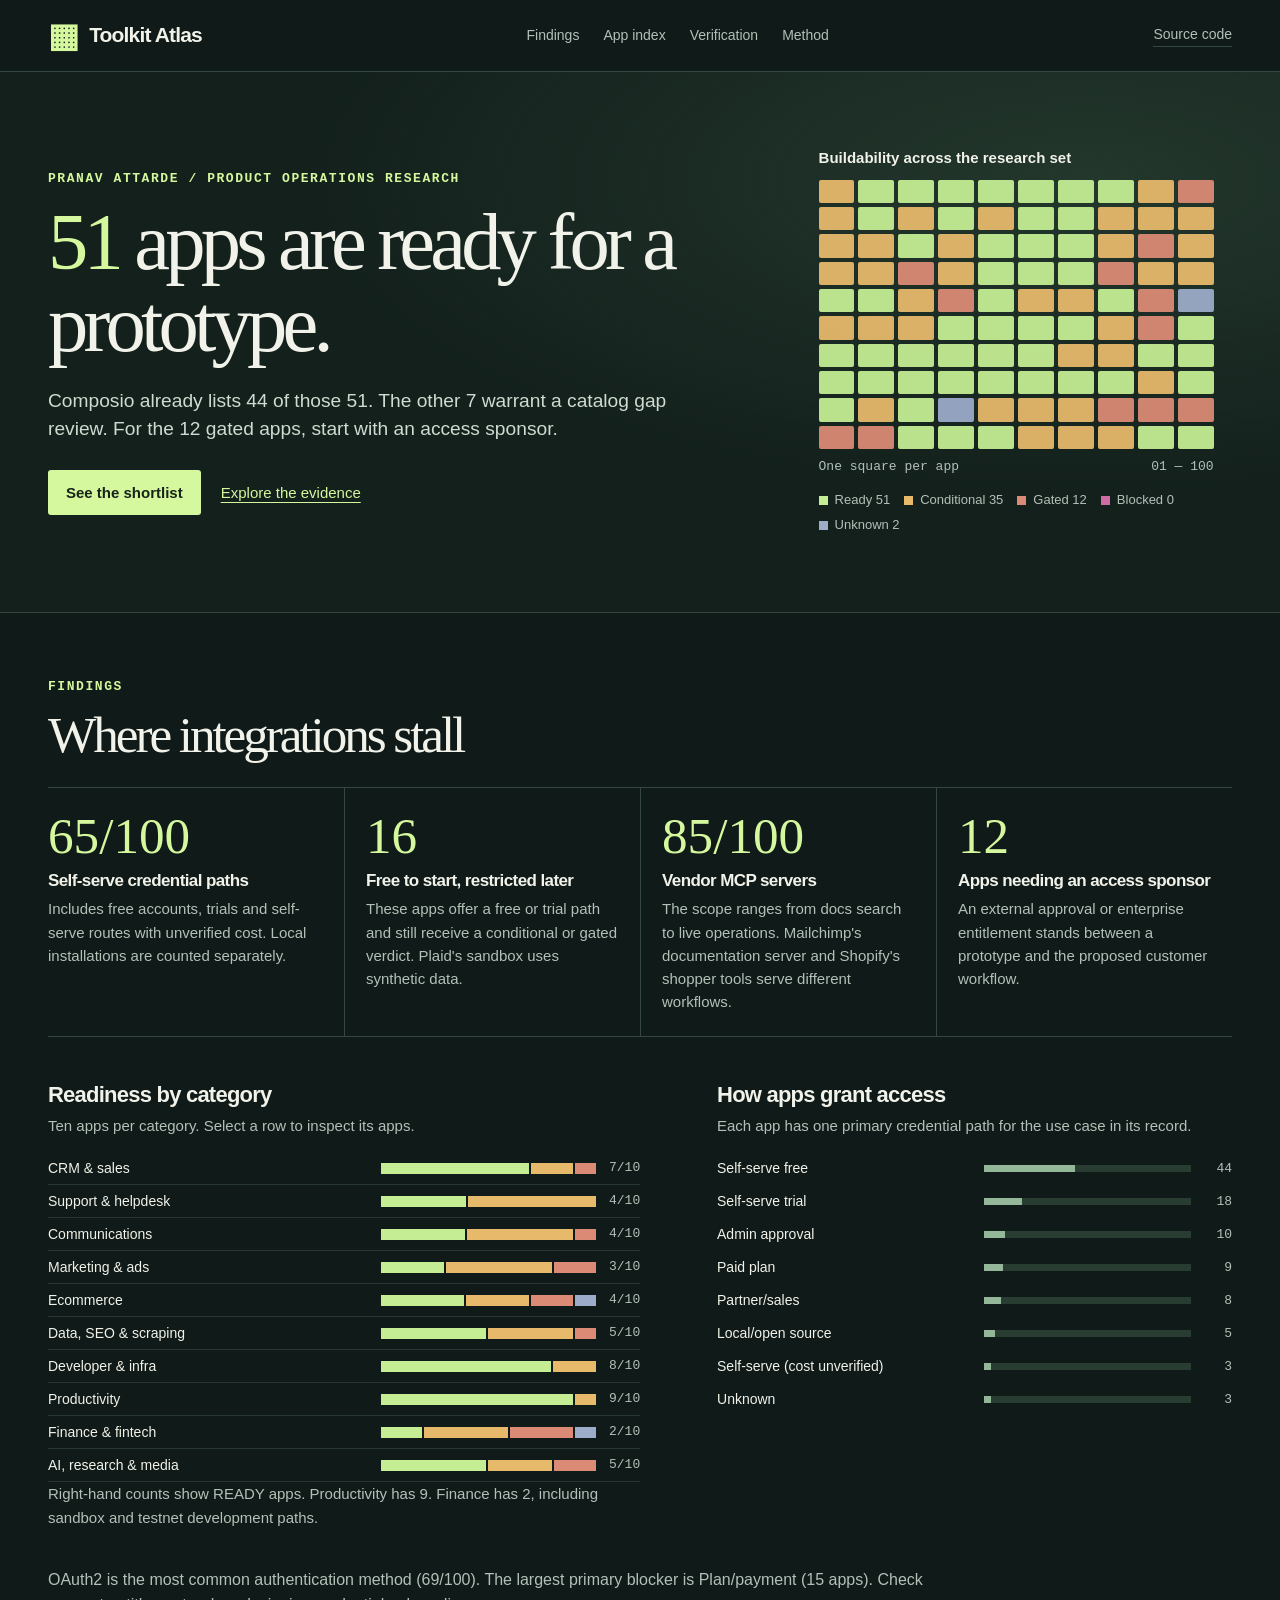
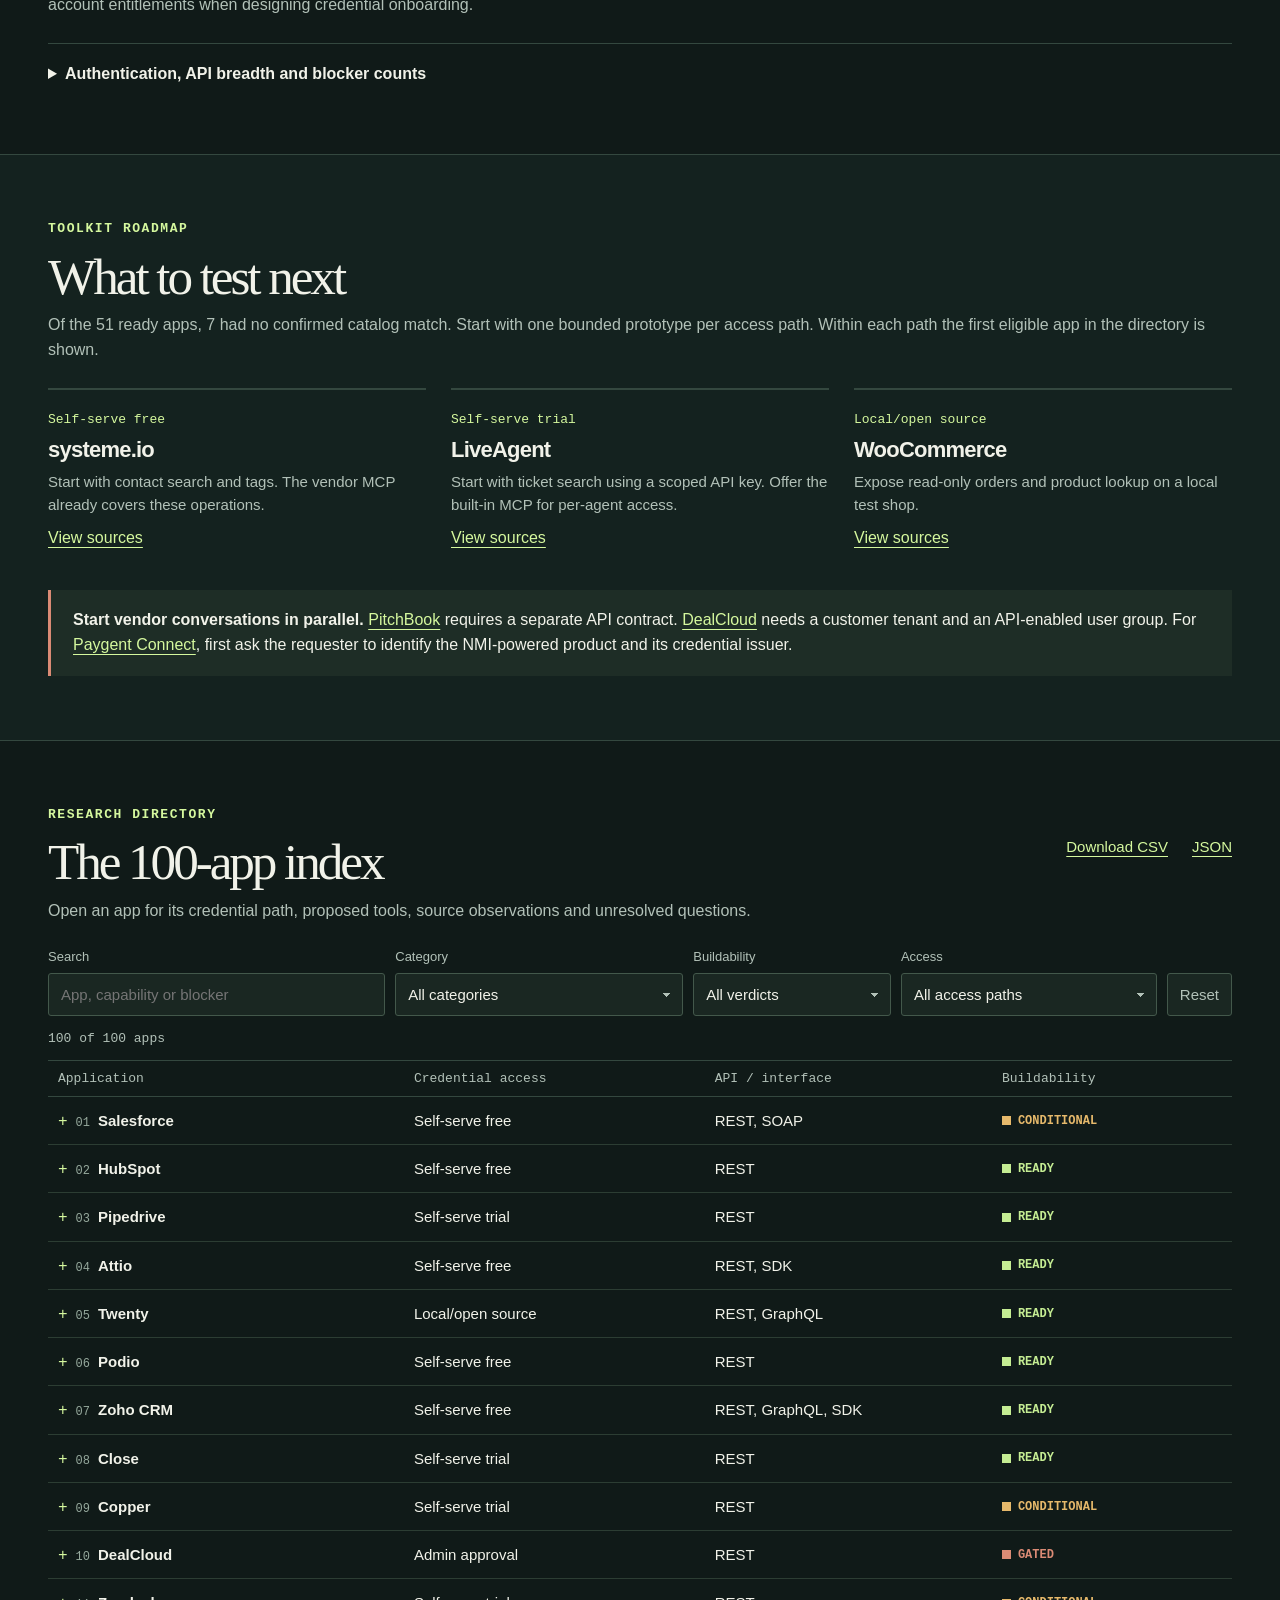
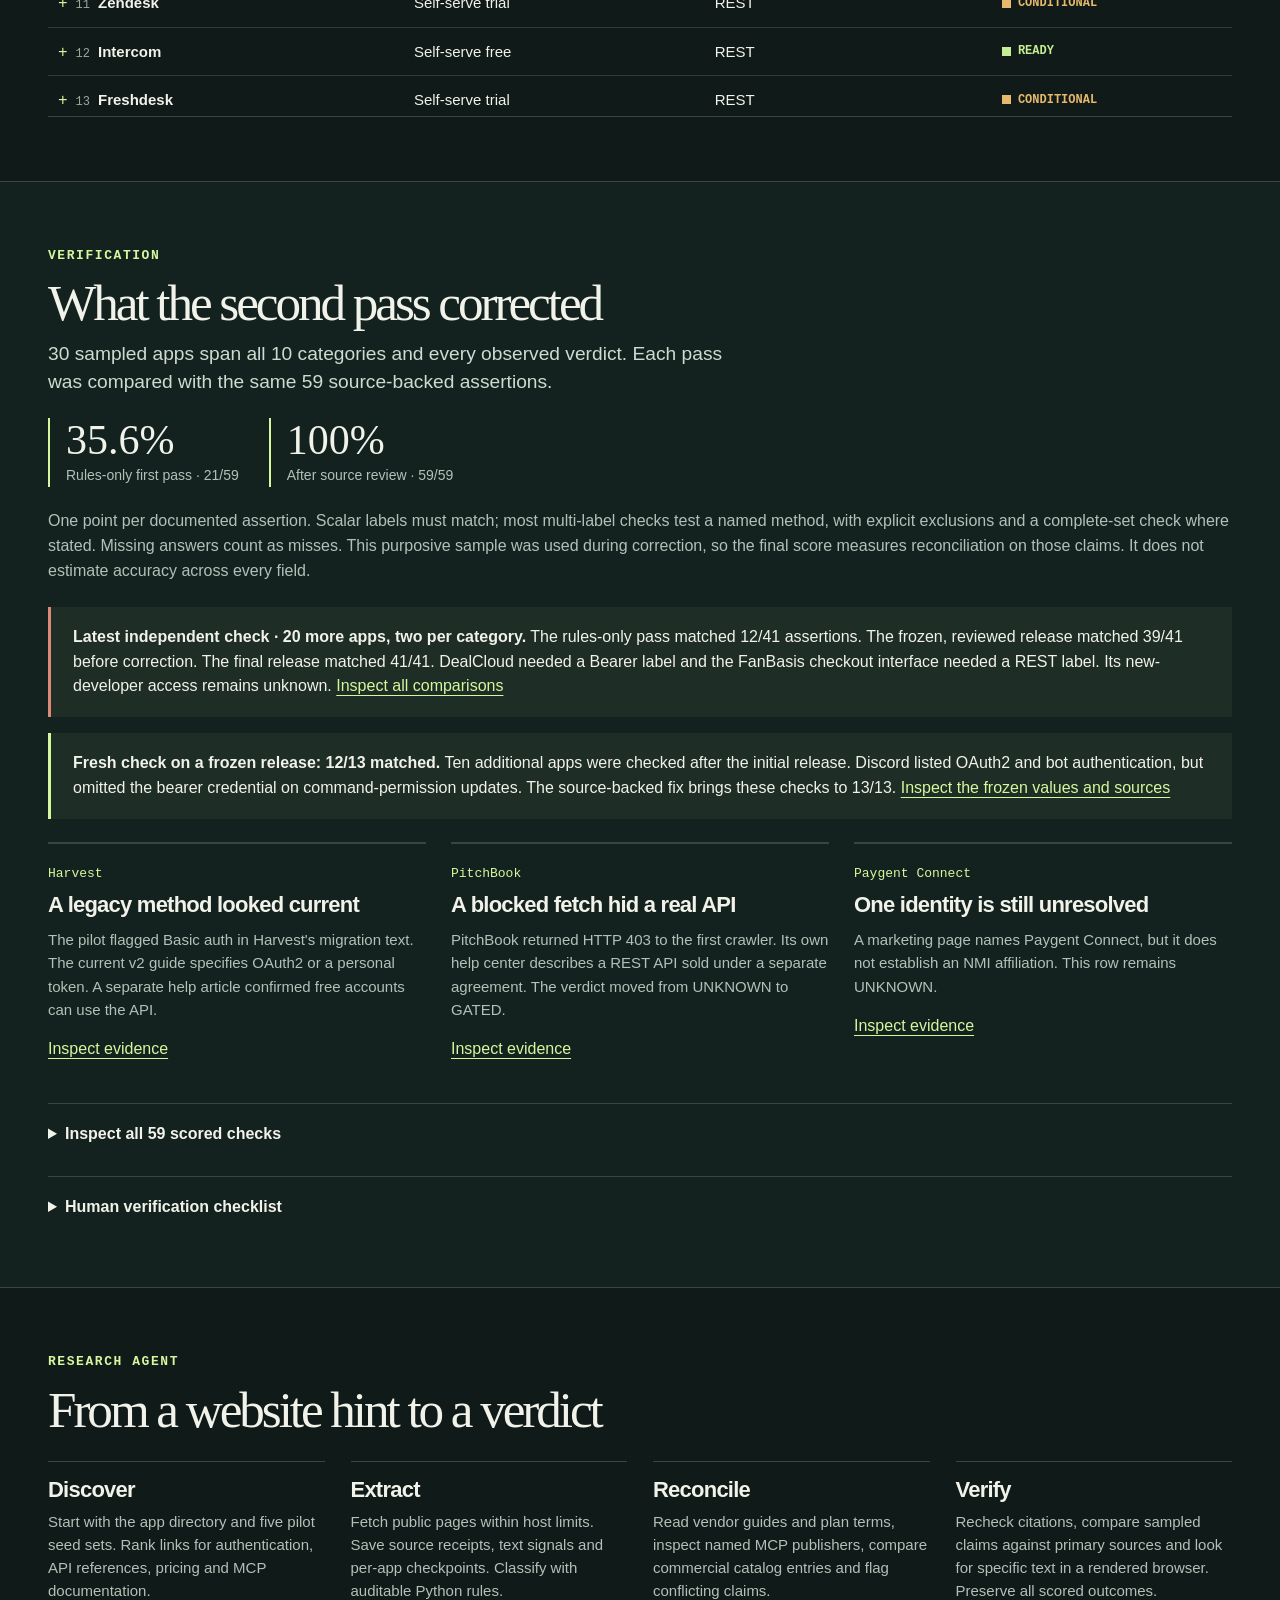
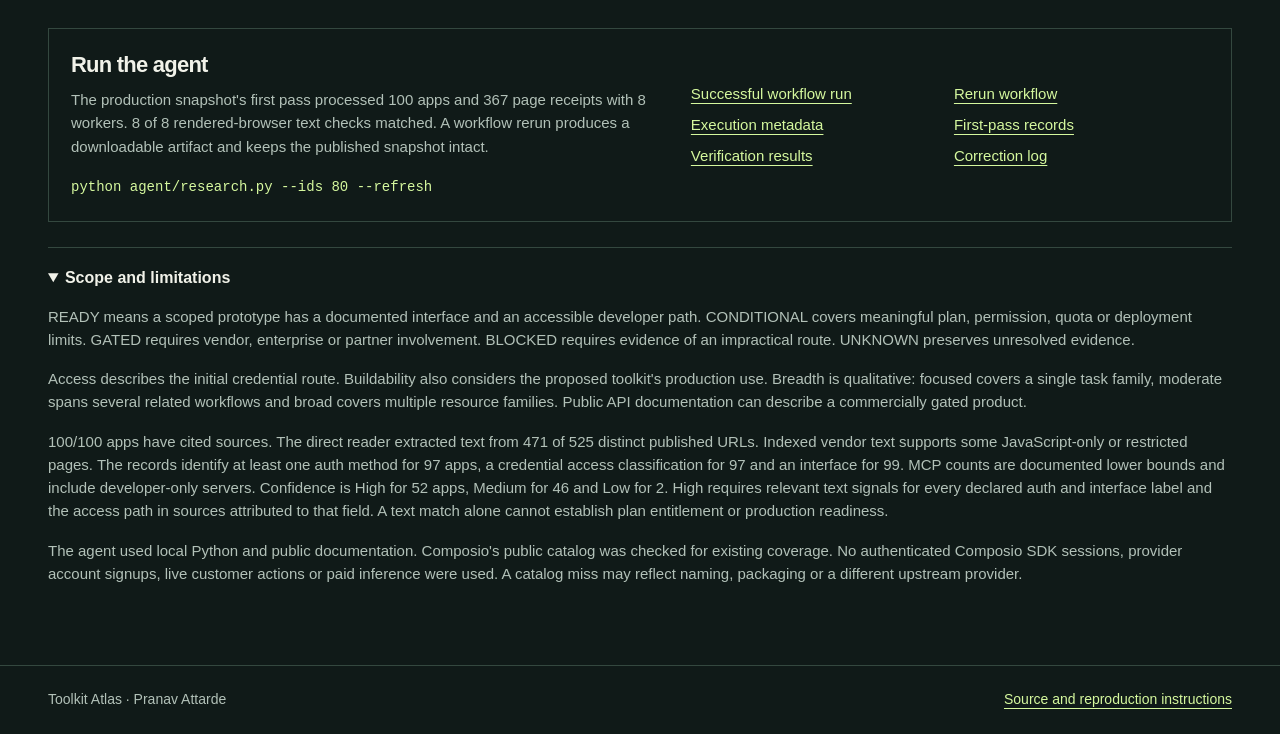
<file: START-HERE.html>
<!doctype html>
<html lang="en"><head><meta charset="utf-8"><meta name="viewport" content="width=device-width, initial-scale=1"><meta http-equiv="refresh" content="0; url=docs/index.html"><title>Toolkit Atlas · Pranav Attarde</title><style>body{background:#101a18;color:#f1f2e9;max-width:45rem;margin:12vh auto;padding:1rem;font:1.1rem/1.55 system-ui}a{color:#d5f89e}</style></head><body><h1>Toolkit Atlas</h1><p>Agent toolkit research across 100 applications by Pranav Attarde.</p><p><a href="docs/index.html">Open the case study</a> · <a href="https://pranavattarde.github.io/composio-toolkit-atlas/">Live edition</a> · <a href="https://github.com/pranavattarde/composio-toolkit-atlas">Source repository</a></p></body></html>
</file>
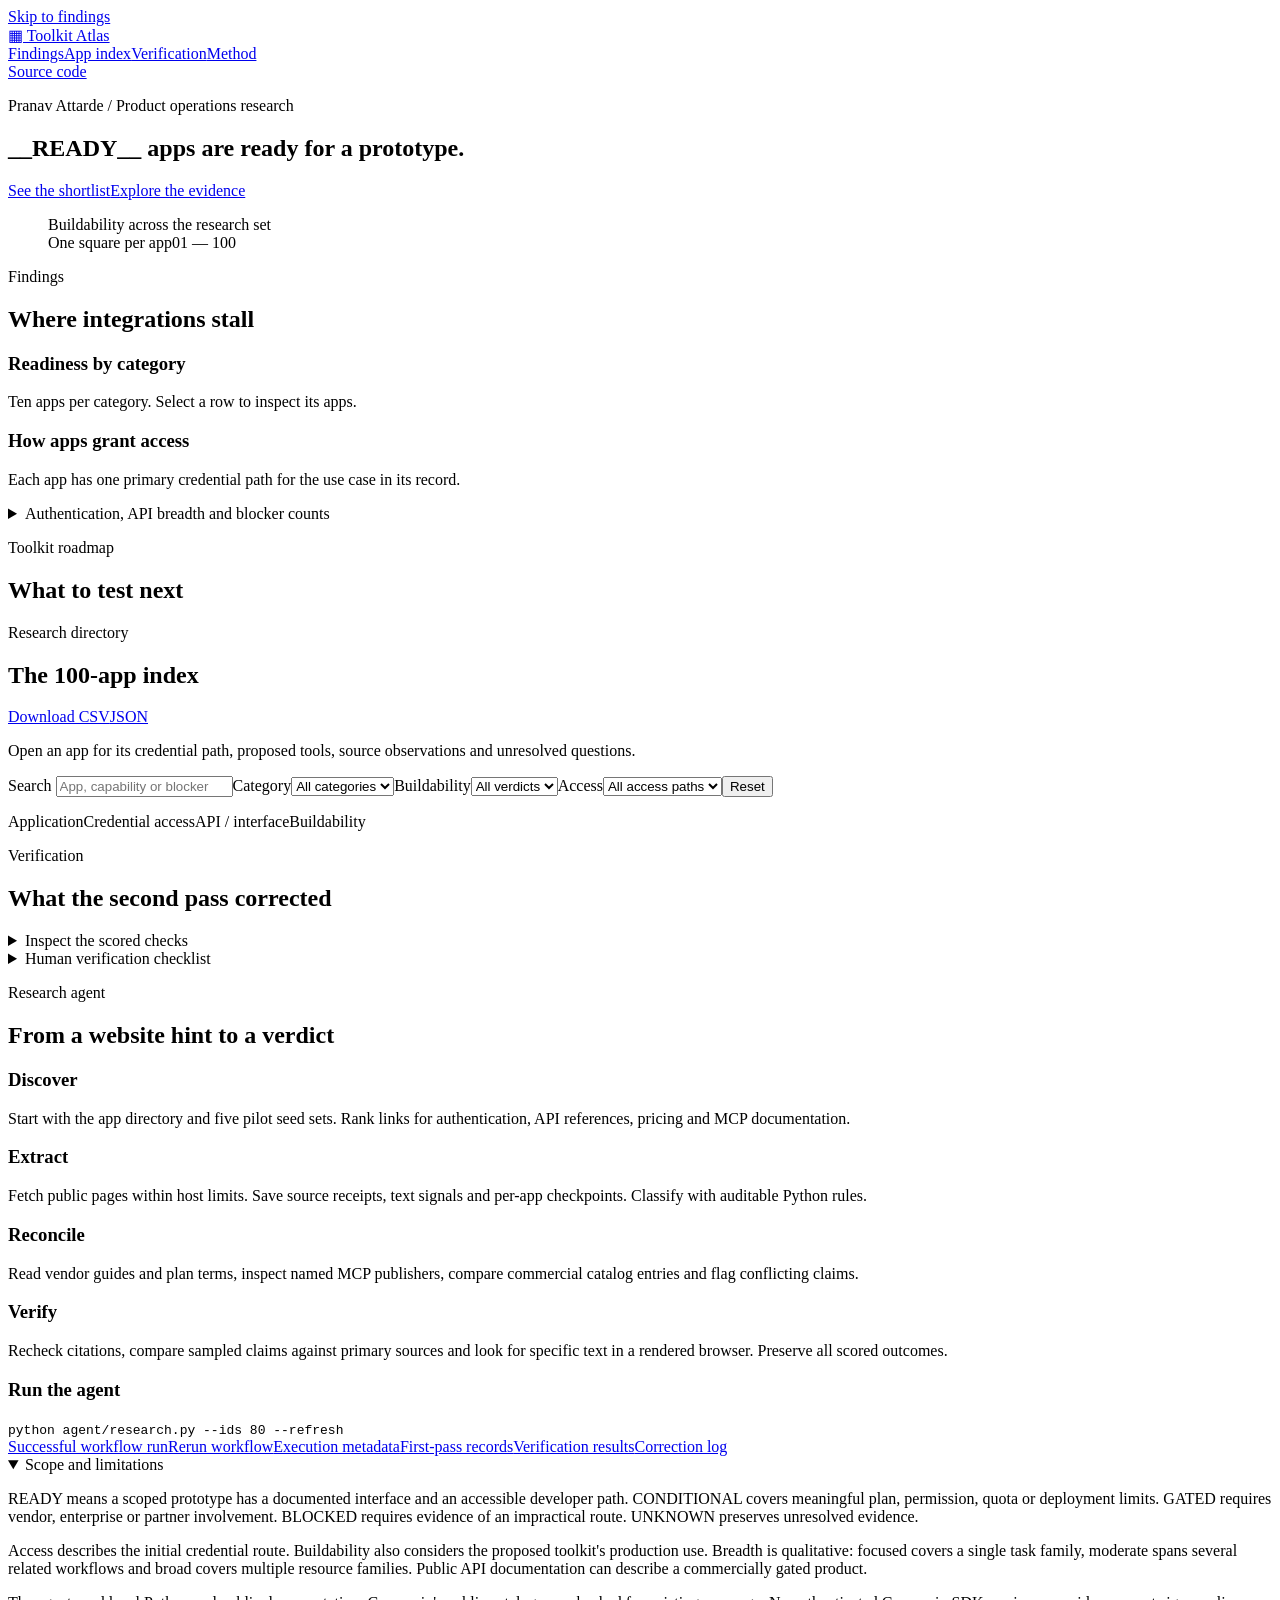
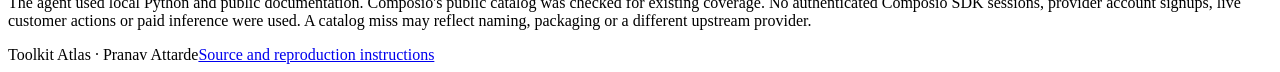
<file: study/index.template.html>
<!doctype html>
<html lang="en"><head><meta charset="utf-8"><meta name="viewport" content="width=device-width,initial-scale=1"><meta name="theme-color" content="#101c1a"><meta name="description" content="A field guide to credential access, API coverage and agent-toolkit feasibility across 100 requested applications."><title>Toolkit Atlas · 100 app integration study</title><style>__CSS__</style></head>
<body><a class="skip" href="#findings">Skip to findings</a>
<header><div class="wrap top"><a class="wordmark" href="#top"><span class="mark" aria-hidden="true">▦</span> Toolkit Atlas</a><nav aria-label="Sections"><a href="#findings">Findings</a><a href="#directory">App index</a><a href="#verification">Verification</a><a href="#methods">Method</a></nav><a class="source-top" href="https://github.com/pranavattarde/composio-toolkit-atlas">Source code</a></div></header>
<main id="top"><section class="hero"><div class="wrap hero-grid"><div><p class="over">Pranav Attarde / Product operations research</p><h1><span id="headline">__READY__</span> apps are ready for a prototype.</h1><p class="lede" id="deck"></p><div class="hero-links"><a class="btn" href="#opportunities">See the shortlist</a><a href="#directory">Explore the evidence</a></div></div><figure class="atlas"><figcaption>Buildability across the research set</figcaption><div id="map" aria-label="All apps in their original order"></div><div class="mapfoot"><span>One square per app</span><span>01 — 100</span></div><div id="legend" class="legend"></div></figure></div></section>
<section id="findings" class="wrap block"><div class="sec-intro"><p class="over">Findings</p><h2>Where integrations stall</h2></div><div class="metrics" id="metrics"></div>
<div class="columns"><div><h3>Readiness by category</h3><p class="muted">Ten apps per category. Select a row to inspect its apps.</p><div id="categories"></div></div><div><h3>How apps grant access</h3><p class="muted">Each app has one primary credential path for the use case in its record.</p><div id="accesschart"></div></div></div>
<p class="findingline" id="patternNote"></p><details class="detailchart"><summary>Authentication, API breadth and blocker counts</summary><div class="columns compact" id="breakdowns"></div><p class="muted">Authentication and interface types are multi-label. An OAuth token can be sent as a bearer credential, and an app can expose several interfaces. Counts use all 100 apps.</p></details>
</section>
<section id="opportunities" class="shade"><div class="wrap block"><div class="sec-intro"><p class="over">Toolkit roadmap</p><h2>What to test next</h2><p class="muted" id="roadIntro"></p></div><div class="roadmap" id="roadmap"></div><div class="callout" id="outreach"></div></div></section>
<section id="directory" class="wrap block"><div class="split"><div><p class="over">Research directory</p><h2>The 100-app index</h2></div><div class="downloads"><a href="data/apps.csv" download>Download CSV</a><a href="data/apps.json" download>JSON</a></div></div><p class="muted">Open an app for its credential path, proposed tools, source observations and unresolved questions.</p>
<div class="filters"><label>Search <input id="search" type="search" placeholder="App, capability or blocker"></label><label>Category<select id="category"><option value="">All categories</option></select></label><label>Buildability<select id="verdict"><option value="">All verdicts</option></select></label><label>Access<select id="access"><option value="">All access paths</option></select></label><button id="reset" type="button">Reset</button></div>
<p class="count" role="status" id="matches"></p><div class="table-head" aria-hidden="true"><span>Application</span><span>Credential access</span><span>API / interface</span><span>Buildability</span></div><div id="rows" tabindex="0" aria-label="Scrollable application records"></div></section>
<section class="shade" id="verification"><div class="wrap block"><p class="over">Verification</p><h2>What the second pass corrected</h2><p class="lead-sm" id="verificationIntro"></p><div class="compare" id="score"></div><p class="muted" id="rubric"></p><p id="independent" class="callout"></p><div id="holdout"></div><div id="mistakes" class="notes"></div><details class="detailchart"><summary id="auditLabel">Inspect the scored checks</summary><div id="auditRows"></div></details><details class="detailchart"><summary>Human verification checklist</summary><p>Personal confirmations recorded: 0. Open a source, record the date and your observation, and mark each claim confirmed, contradicted or unresolved.</p><ul><li>Read the <a href="https://help.getharvest.com/api-v2/authentication-api/authentication/authentication/">Harvest v2 authentication guide</a> and confirm that OAuth2 and personal access tokens are the two v2 credential paths.</li><li>Read <a href="https://core.telegram.org/bots">Telegram's bot introduction</a> and confirm BotFather issues the registration token.</li><li>Use the <a href="https://github.com/mermaid-js/mermaid-cli">Mermaid CLI README</a> to confirm local diagram input and SVG, PNG or PDF output.</li><li>Read the <a href="https://api.docs.dealcloud.com/docs/token">DealCloud token guide</a> and check which credential accompanies data requests after the OAuth exchange.</li></ul></details></div></section>
<section id="methods" class="wrap block"><p class="over">Research agent</p><h2>From a website hint to a verdict</h2><div class="pipeline"><div><h3>Discover</h3><p>Start with the app directory and five pilot seed sets. Rank links for authentication, API references, pricing and MCP documentation.</p></div><div><h3>Extract</h3><p>Fetch public pages within host limits. Save source receipts, text signals and per-app checkpoints. Classify with auditable Python rules.</p></div><div><h3>Reconcile</h3><p>Read vendor guides and plan terms, inspect named MCP publishers, compare commercial catalog entries and flag conflicting claims.</p></div><div><h3>Verify</h3><p>Recheck citations, compare sampled claims against primary sources and look for specific text in a rendered browser. Preserve all scored outcomes.</p></div></div><div class="proof"><div><h3>Run the agent</h3><p id="runMeta"></p><code>python agent/research.py --ids 80 --refresh</code></div><div class="prooflinks"><a href="https://github.com/pranavattarde/composio-toolkit-atlas/actions/runs/45240712943">Successful workflow run</a><a href="https://github.com/pranavattarde/composio-toolkit-atlas/actions/workflows/research.yml">Rerun workflow</a><a href="data/run.json">Execution metadata</a><a href="data/first-pass.json">First-pass records</a><a href="data/verification.json">Verification results</a><a href="data/corrections.json">Correction log</a></div></div>
<details class="detailchart" open><summary>Scope and limitations</summary><div class="methodtext"><p>READY means a scoped prototype has a documented interface and an accessible developer path. CONDITIONAL covers meaningful plan, permission, quota or deployment limits. GATED requires vendor, enterprise or partner involvement. BLOCKED requires evidence of an impractical route. UNKNOWN preserves unresolved evidence.</p><p>Access describes the initial credential route. Buildability also considers the proposed toolkit's production use. Breadth is qualitative: focused covers a single task family, moderate spans several related workflows and broad covers multiple resource families. Public API documentation can describe a commercially gated product.</p><p id="limits"></p><p>The agent used local Python and public documentation. Composio's public catalog was checked for existing coverage. No authenticated Composio SDK sessions, provider account signups, live customer actions or paid inference were used. A catalog miss may reflect naming, packaging or a different upstream provider.</p></div></details></section>
</main><footer><div class="wrap split"><span>Toolkit Atlas · Pranav Attarde</span><a href="https://github.com/pranavattarde/composio-toolkit-atlas">Source and reproduction instructions</a></div></footer>
<script id="dataset" type="application/json">__PAYLOAD__</script><script>__JS__</script></body></html>
</file>
